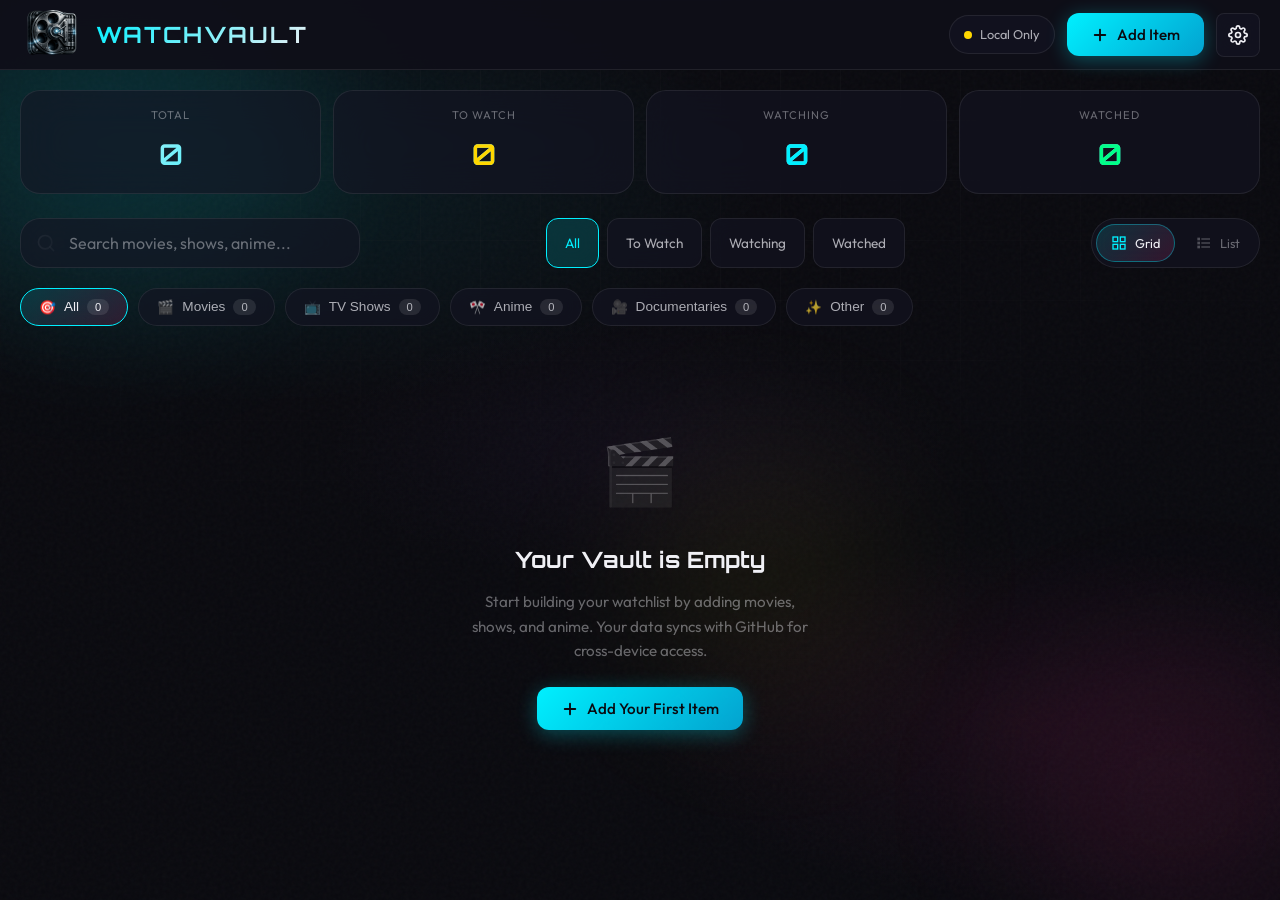
<file: index.html>
<!DOCTYPE html>
<html lang="en">
<head>
    <meta charset="UTF-8">
    <meta name="viewport" content="width=device-width, initial-scale=1.0">
    <meta name="theme-color" content="#0a0a0f">
    <meta name="description" content="WatchVault - Your personal cinema tracker. Track movies, shows, and anime with GitHub sync.">
    <meta name="apple-mobile-web-app-capable" content="yes">
    <meta name="apple-mobile-web-app-status-bar-style" content="black-translucent">
    <title>WatchVault | Your Personal Cinema</title>
    <link rel="preconnect" href="https://fonts.googleapis.com">
    <link rel="preconnect" href="https://fonts.gstatic.com" crossorigin>
    <link href="https://fonts.googleapis.com/css2?family=Outfit:wght@300;400;500;600;700&family=Orbitron:wght@400;500;600;700&display=swap" rel="stylesheet">
    <link rel="stylesheet" href="styles.css">
</head>
<body>
    <!-- Loading Overlay -->
    <div class="loading-overlay" id="loadingOverlay">
        <div class="loading-spinner"></div>
        <div class="loading-text">INITIALIZING VAULT</div>
    </div>

    <!-- Background -->
    <div class="bg-canvas">
        <div class="bg-gradient"></div>
        <div class="bg-grid"></div>
        <div class="bg-noise"></div>
        <div class="orb orb-1"></div>
        <div class="orb orb-2"></div>
        <div class="orb orb-3"></div>
    </div>

    <!-- Fixed Header -->
    <header class="header">
        <div class="logo">
            <div class="logo-icon">
                <img src="assets/logo.png" alt="WatchVault logo">
            </div>
            <span class="logo-text">WATCHVAULT</span>
        </div>
        <div class="header-actions">
            <div class="sync-indicator" id="syncIndicator">
                <span class="sync-dot" id="syncDot"></span>
                <span id="syncText">Local Only</span>
            </div>
            <button class="btn btn-primary" id="addBtn" aria-label="Add new item">
                <svg width="18" height="18" viewBox="0 0 24 24" fill="none" stroke="currentColor" stroke-width="2.5" stroke-linecap="round">
                    <line x1="12" y1="5" x2="12" y2="19"></line>
                    <line x1="5" y1="12" x2="19" y2="12"></line>
                </svg>
                Add Item
            </button>
            <button class="btn btn-glass btn-icon" id="settingsBtn" aria-label="Settings">
                <svg width="20" height="20" viewBox="0 0 24 24" fill="none" stroke="currentColor" stroke-width="2" stroke-linecap="round">
                    <circle cx="12" cy="12" r="3"></circle>
                    <path d="M19.4 15a1.65 1.65 0 0 0 .33 1.82l.06.06a2 2 0 0 1 0 2.83 2 2 0 0 1-2.83 0l-.06-.06a1.65 1.65 0 0 0-1.82-.33 1.65 1.65 0 0 0-1 1.51V21a2 2 0 0 1-2 2 2 2 0 0 1-2-2v-.09A1.65 1.65 0 0 0 9 19.4a1.65 1.65 0 0 0-1.82.33l-.06.06a2 2 0 0 1-2.83 0 2 2 0 0 1 0-2.83l.06-.06a1.65 1.65 0 0 0 .33-1.82 1.65 1.65 0 0 0-1.51-1H3a2 2 0 0 1-2-2 2 2 0 0 1 2-2h.09A1.65 1.65 0 0 0 4.6 9a1.65 1.65 0 0 0-.33-1.82l-.06-.06a2 2 0 0 1 0-2.83 2 2 0 0 1 2.83 0l.06.06a1.65 1.65 0 0 0 1.82.33H9a1.65 1.65 0 0 0 1-1.51V3a2 2 0 0 1 2-2 2 2 0 0 1 2 2v.09a1.65 1.65 0 0 0 1 1.51 1.65 1.65 0 0 0 1.82-.33l.06-.06a2 2 0 0 1 2.83 0 2 2 0 0 1 0 2.83l-.06.06a1.65 1.65 0 0 0-.33 1.82V9a1.65 1.65 0 0 0 1.51 1H21a2 2 0 0 1 2 2 2 2 0 0 1-2 2h-.09a1.65 1.65 0 0 0-1.51 1z"></path>
                </svg>
            </button>
            <button class="hamburger" id="hamburgerBtn" aria-label="Menu">
                <span></span>
                <span></span>
                <span></span>
            </button>
        </div>
    </header>

    <!-- Mobile Menu -->
    <nav class="mobile-menu" id="mobileMenu">
        <div class="mobile-menu-section">
            <div class="mobile-menu-title">Actions</div>
            <button class="mobile-menu-item" id="mobileAddBtn">
                <svg viewBox="0 0 24 24" fill="none" stroke="currentColor" stroke-width="2">
                    <line x1="12" y1="5" x2="12" y2="19"></line>
                    <line x1="5" y1="12" x2="19" y2="12"></line>
                </svg>
                Add New Item
            </button>
            <button class="mobile-menu-item" id="mobileSettingsBtn">
                <svg viewBox="0 0 24 24" fill="none" stroke="currentColor" stroke-width="2">
                    <circle cx="12" cy="12" r="3"></circle>
                    <path d="M19.4 15a1.65 1.65 0 0 0 .33 1.82l.06.06a2 2 0 0 1 0 2.83 2 2 0 0 1-2.83 0l-.06-.06a1.65 1.65 0 0 0-1.82-.33 1.65 1.65 0 0 0-1 1.51V21a2 2 0 0 1-2 2 2 2 0 0 1-2-2v-.09A1.65 1.65 0 0 0 9 19.4a1.65 1.65 0 0 0-1.82.33l-.06.06a2 2 0 0 1-2.83 0 2 2 0 0 1 0-2.83l.06-.06a1.65 1.65 0 0 0 .33-1.82 1.65 1.65 0 0 0-1.51-1H3a2 2 0 0 1-2-2 2 2 0 0 1 2-2h.09A1.65 1.65 0 0 0 4.6 9a1.65 1.65 0 0 0-.33-1.82l-.06-.06a2 2 0 0 1 0-2.83 2 2 0 0 1 2.83 0l.06.06a1.65 1.65 0 0 0 1.82.33H9a1.65 1.65 0 0 0 1-1.51V3a2 2 0 0 1 2-2 2 2 0 0 1 2 2v.09a1.65 1.65 0 0 0 1 1.51 1.65 1.65 0 0 0 1.82-.33l.06-.06a2 2 0 0 1 2.83 0 2 2 0 0 1 0 2.83l-.06.06a1.65 1.65 0 0 0-.33 1.82V9a1.65 1.65 0 0 0 1.51 1H21a2 2 0 0 1 2 2 2 2 0 0 1-2 2h-.09a1.65 1.65 0 0 0-1.51 1z"></path>
                </svg>
                Settings
            </button>
        </div>
        <div class="mobile-menu-section">
            <div class="mobile-menu-title">Filter by Status</div>
            <button class="mobile-menu-item active" data-mobile-filter="all">
                <svg viewBox="0 0 24 24" fill="none" stroke="currentColor" stroke-width="2">
                    <rect x="3" y="3" width="7" height="7"></rect>
                    <rect x="14" y="3" width="7" height="7"></rect>
                    <rect x="14" y="14" width="7" height="7"></rect>
                    <rect x="3" y="14" width="7" height="7"></rect>
                </svg>
                All Items
            </button>
            <button class="mobile-menu-item" data-mobile-filter="towatch">
                <svg viewBox="0 0 24 24" fill="none" stroke="currentColor" stroke-width="2">
                    <circle cx="12" cy="12" r="10"></circle>
                    <polyline points="12 6 12 12 16 14"></polyline>
                </svg>
                To Watch
            </button>
            <button class="mobile-menu-item" data-mobile-filter="watching">
                <svg viewBox="0 0 24 24" fill="none" stroke="currentColor" stroke-width="2">
                    <polygon points="5 3 19 12 5 21 5 3"></polygon>
                </svg>
                Watching
            </button>
            <button class="mobile-menu-item" data-mobile-filter="watched">
                <svg viewBox="0 0 24 24" fill="none" stroke="currentColor" stroke-width="2">
                    <polyline points="20 6 9 17 4 12"></polyline>
                </svg>
                Watched
            </button>
        </div>
        <div class="mobile-menu-section">
            <div class="mobile-menu-title">View Mode</div>
            <button class="mobile-menu-item active" data-mobile-view="grid">
                <svg viewBox="0 0 24 24" fill="none" stroke="currentColor" stroke-width="2">
                    <rect x="3" y="3" width="7" height="7"></rect>
                    <rect x="14" y="3" width="7" height="7"></rect>
                    <rect x="14" y="14" width="7" height="7"></rect>
                    <rect x="3" y="14" width="7" height="7"></rect>
                </svg>
                Grid View
            </button>
            <button class="mobile-menu-item" data-mobile-view="list">
                <svg viewBox="0 0 24 24" fill="none" stroke="currentColor" stroke-width="2">
                    <line x1="8" y1="6" x2="21" y2="6"></line>
                    <line x1="8" y1="12" x2="21" y2="12"></line>
                    <line x1="8" y1="18" x2="21" y2="18"></line>
                    <rect x="3" y="5" width="2" height="2"></rect>
                    <rect x="3" y="11" width="2" height="2"></rect>
                    <rect x="3" y="17" width="2" height="2"></rect>
                </svg>
                List View
            </button>
        </div>
        <div class="mobile-menu-section">
            <div class="mobile-menu-title">Categories</div>
            <button class="mobile-menu-item" data-mobile-category="movie">🎬 Movies</button>
            <button class="mobile-menu-item" data-mobile-category="tv">📺 TV Shows</button>
            <button class="mobile-menu-item" data-mobile-category="anime">🎌 Anime</button>
            <button class="mobile-menu-item" data-mobile-category="documentary">🎥 Documentaries</button>
        </div>
    </nav>

    <!-- Main Container -->
    <div class="container">
        <!-- Stats Bar -->
        <div class="stats-bar">
            <div class="stat-card">
                <div class="stat-label">Total</div>
                <div class="stat-value" id="statTotal">0</div>
            </div>
            <div class="stat-card towatch">
                <div class="stat-label">To Watch</div>
                <div class="stat-value" id="statToWatch">0</div>
            </div>
            <div class="stat-card watching">
                <div class="stat-label">Watching</div>
                <div class="stat-value" id="statWatching">0</div>
            </div>
            <div class="stat-card watched">
                <div class="stat-label">Watched</div>
                <div class="stat-value" id="statWatched">0</div>
            </div>
        </div>

        <!-- Controls -->
        <div class="controls">
            <div class="search-box">
                <svg class="search-icon" width="20" height="20" viewBox="0 0 24 24" fill="none" stroke="currentColor" stroke-width="2" stroke-linecap="round">
                    <circle cx="11" cy="11" r="8"></circle>
                    <line x1="21" y1="21" x2="16.65" y2="16.65"></line>
                </svg>
                <input type="text" class="search-input" id="searchInput" placeholder="Search movies, shows, anime..." aria-label="Search watchlist">
            </div>
            <div class="filter-group" role="group" aria-label="Filter by status">
                <button class="filter-btn active" data-filter="all">All</button>
                <button class="filter-btn" data-filter="towatch">To Watch</button>
                <button class="filter-btn" data-filter="watching">Watching</button>
                <button class="filter-btn" data-filter="watched">Watched</button>
            </div>
            <div class="view-toggle" role="group" aria-label="View mode">
                <button class="view-btn active" data-view="grid" aria-pressed="true">
                    <svg viewBox="0 0 24 24" fill="none" stroke="currentColor" stroke-width="2">
                        <rect x="3" y="3" width="7" height="7"></rect>
                        <rect x="14" y="3" width="7" height="7"></rect>
                        <rect x="14" y="14" width="7" height="7"></rect>
                        <rect x="3" y="14" width="7" height="7"></rect>
                    </svg>
                    Grid
                </button>
                <button class="view-btn" data-view="list" aria-pressed="false">
                    <svg viewBox="0 0 24 24" fill="none" stroke="currentColor" stroke-width="2">
                        <line x1="8" y1="6" x2="21" y2="6"></line>
                        <line x1="8" y1="12" x2="21" y2="12"></line>
                        <line x1="8" y1="18" x2="21" y2="18"></line>
                        <rect x="3" y="5" width="2" height="2"></rect>
                        <rect x="3" y="11" width="2" height="2"></rect>
                        <rect x="3" y="17" width="2" height="2"></rect>
                    </svg>
                    List
                </button>
            </div>
        </div>

        <!-- Categories -->
        <div class="category-scroll" role="group" aria-label="Filter by category" id="categoryScroll">
            <button class="category-pill active" data-category="all">
                <span>🎯</span> All
                <span class="category-count" id="countAll">0</span>
            </button>
            <button class="category-pill" data-category="movie">
                <span>🎬</span> Movies
                <span class="category-count" id="countMovie">0</span>
            </button>
            <button class="category-pill" data-category="tv">
                <span>📺</span> TV Shows
                <span class="category-count" id="countTv">0</span>
            </button>
            <button class="category-pill" data-category="anime">
                <span>🎌</span> Anime
                <span class="category-count" id="countAnime">0</span>
            </button>
            <button class="category-pill" data-category="documentary">
                <span>🎥</span> Documentaries
                <span class="category-count" id="countDocumentary">0</span>
            </button>
            <button class="category-pill" data-category="other">
                <span>✨</span> Other
                <span class="category-count" id="countOther">0</span>
            </button>
        </div>

        <!-- Cards Grid -->
        <div class="cards-grid" id="cardsGrid"></div>

        <!-- Empty State -->
        <div class="empty-state is-hidden" id="emptyState">
            <div class="empty-icon">🎬</div>
            <h2 class="empty-title">Your Vault is Empty</h2>
            <p class="empty-text">Start building your watchlist by adding movies, shows, and anime. Your data syncs with GitHub for cross-device access.</p>
            <button class="btn btn-primary" id="emptyAddBtn">
                <svg width="18" height="18" viewBox="0 0 24 24" fill="none" stroke="currentColor" stroke-width="2.5" stroke-linecap="round">
                    <line x1="12" y1="5" x2="12" y2="19"></line>
                    <line x1="5" y1="12" x2="19" y2="12"></line>
                </svg>
                Add Your First Item
            </button>
        </div>
    </div>

    <!-- FAB (Mobile) -->
    <button class="fab" id="fabBtn" aria-label="Add new item">
        <svg width="24" height="24" viewBox="0 0 24 24" fill="none" stroke="currentColor" stroke-width="2.5" stroke-linecap="round">
            <line x1="12" y1="5" x2="12" y2="19"></line>
            <line x1="5" y1="12" x2="19" y2="12"></line>
        </svg>
    </button>

    <!-- Add/Edit Modal -->
    <div class="modal-overlay" id="itemModal" role="dialog" aria-modal="true" aria-labelledby="modalTitle">
        <div class="modal">
            <div class="modal-header">
                <div class="modal-title-wrapper">
                    <div class="modal-icon" aria-hidden="true">
                        <svg width="20" height="20" viewBox="0 0 24 24" fill="none" stroke="currentColor" stroke-width="2.2" stroke-linecap="round" stroke-linejoin="round">
                            <circle cx="12" cy="12" r="8"></circle>
                            <line x1="12" y1="8" x2="12" y2="16"></line>
                            <line x1="8" y1="12" x2="16" y2="12"></line>
                        </svg>
                    </div>
                    <div>
                        <h2 class="modal-title" id="modalTitle">Add New Item</h2>
                        <div class="modal-subtitle">Capture title, status, and rating in one pass.</div>
                    </div>
                </div>
                <button class="modal-close" id="modalClose" aria-label="Close modal">
                    <svg width="18" height="18" viewBox="0 0 24 24" fill="none" stroke="currentColor" stroke-width="2" stroke-linecap="round">
                        <line x1="18" y1="6" x2="6" y2="18"></line>
                        <line x1="6" y1="6" x2="18" y2="18"></line>
                    </svg>
                </button>
            </div>
            <form id="itemForm">
                <div class="modal-body">
                    <div class="modal-section">
                        <div class="form-group tmdb-search-container">
                            <label class="form-label" for="itemTitle">Title *</label>
                            <input type="text" class="form-input" id="itemTitle" required placeholder="Search or enter title..." autocomplete="off">
                            <div class="tmdb-results" id="tmdbResults"></div>
                        </div>
                    </div>
                    <div class="modal-section">
                        <div class="form-group">
                            <label class="form-label" for="itemCategory">Category</label>
                            <div class="category-selector" role="radiogroup" aria-label="Category">
                                <button type="button" class="category-toggle" data-category="movie" role="radio" aria-checked="false">
                                    <span class="category-toggle-icon">🎬</span>
                                    <span class="category-toggle-text">Movie</span>
                                </button>
                                <button type="button" class="category-toggle" data-category="tv" role="radio" aria-checked="false">
                                    <span class="category-toggle-icon">📺</span>
                                    <span class="category-toggle-text">TV Show</span>
                                </button>
                                <button type="button" class="category-toggle" data-category="anime" role="radio" aria-checked="false">
                                    <span class="category-toggle-icon">🎌</span>
                                    <span class="category-toggle-text">Anime</span>
                                </button>
                                <button type="button" class="category-toggle" data-category="documentary" role="radio" aria-checked="false">
                                    <span class="category-toggle-icon">🎥</span>
                                    <span class="category-toggle-text">Documentary</span>
                                </button>
                                <button type="button" class="category-toggle" data-category="other" role="radio" aria-checked="false">
                                    <span class="category-toggle-icon">✨</span>
                                    <span class="category-toggle-text">Other</span>
                                </button>
                            </div>
                            <select class="form-select sr-only" id="itemCategory" aria-label="Category">
                                <option value="movie">Movie</option>
                                <option value="tv">TV Show</option>
                                <option value="anime">Anime</option>
                                <option value="documentary">Documentary</option>
                                <option value="other">Other</option>
                            </select>
                        </div>
                        <div class="form-group">
                            <label class="form-label" for="itemStatus">Status</label>
                            <select class="form-select" id="itemStatus">
                                <option value="towatch">To Watch</option>
                                <option value="watching">Watching</option>
                                <option value="watched">Watched</option>
                            </select>
                        </div>
                    </div>
                    <div class="modal-section">
                        <div class="form-row-3">
                            <div class="form-group">
                                <label class="form-label" for="itemYear">Year</label>
                                <input type="text" class="form-input" id="itemYear" placeholder="2024">
                            </div>
                            <div class="form-group">
                                <label class="form-label" for="itemRating">My Rating</label>
                                <select class="form-select" id="itemRating">
                                    <option value="">Not rated</option>
                                    <option value="10">10 - Masterpiece</option>
                                    <option value="9">9 - Amazing</option>
                                    <option value="8">8 - Great</option>
                                    <option value="7">7 - Good</option>
                                    <option value="6">6 - Fine</option>
                                    <option value="5">5 - Average</option>
                                    <option value="4">4 - Bad</option>
                                    <option value="3">3 - Very Bad</option>
                                    <option value="2">2 - Horrible</option>
                                    <option value="1">1 - Appalling</option>
                                </select>
                            </div>
                            <div class="form-group">
                                <label class="form-label">Priority</label>
                                <div class="priority-input" id="priorityInput" role="radiogroup" aria-label="Priority rating">
                                    <span class="priority-star" data-value="1" role="radio" aria-checked="false" tabindex="0">★</span>
                                    <span class="priority-star" data-value="2" role="radio" aria-checked="false" tabindex="0">★</span>
                                    <span class="priority-star" data-value="3" role="radio" aria-checked="false" tabindex="0">★</span>
                                    <span class="priority-star" data-value="4" role="radio" aria-checked="false" tabindex="0">★</span>
                                    <span class="priority-star" data-value="5" role="radio" aria-checked="false" tabindex="0">★</span>
                                </div>
                            </div>
                        </div>
                        <div class="form-row is-hidden" id="dateCompletedRow">
                            <div class="form-group">
                                <label class="form-label" for="itemDateCompleted">Date Completed</label>
                                <input type="date" class="form-input" id="itemDateCompleted">
                            </div>
                            <div class="form-group">
                                <label class="form-label" for="itemSeason">Season/Episode</label>
                                <input type="text" class="form-input" id="itemSeason" placeholder="S1 E10">
                            </div>
                        </div>
                    </div>
                    <div class="modal-section">
                        <div class="form-group">
                            <label class="form-label" for="itemTags">Tags</label>
                            <input type="text" class="form-input" id="itemTags" placeholder="action, thriller, sci-fi (comma separated)">
                        </div>
                        <div class="form-group">
                            <label class="form-label" for="itemNotes">Notes</label>
                            <textarea class="form-textarea" id="itemNotes" placeholder="Your thoughts, reminders, or review..."></textarea>
                        </div>
                    </div>
                    <input type="hidden" id="itemId">
                    <input type="hidden" id="itemPoster">
                    <input type="hidden" id="itemTmdbId">
                </div>
                <div class="modal-footer">
                    <button type="button" class="btn btn-glass" id="cancelBtn">Cancel</button>
                    <button type="submit" class="btn btn-save" id="saveBtn">Save Item</button>
                </div>
            </form>
        </div>
    </div>

    <!-- Settings Panel -->
    <div class="settings-backdrop" id="settingsBackdrop"></div>
    <div class="settings-panel" id="settingsPanel" role="dialog" aria-modal="true" aria-labelledby="settingsTitle">
        <div class="settings-header">
            <h2 class="settings-title" id="settingsTitle">
                <svg width="22" height="22" viewBox="0 0 24 24" fill="none" stroke="currentColor" stroke-width="2" stroke-linecap="round">
                    <circle cx="12" cy="12" r="3"></circle>
                    <path d="M19.4 15a1.65 1.65 0 0 0 .33 1.82l.06.06a2 2 0 0 1 0 2.83 2 2 0 0 1-2.83 0l-.06-.06a1.65 1.65 0 0 0-1.82-.33 1.65 1.65 0 0 0-1 1.51V21a2 2 0 0 1-2 2 2 2 0 0 1-2-2v-.09A1.65 1.65 0 0 0 9 19.4a1.65 1.65 0 0 0-1.82.33l-.06.06a2 2 0 0 1-2.83 0 2 2 0 0 1 0-2.83l.06-.06a1.65 1.65 0 0 0 .33-1.82 1.65 1.65 0 0 0-1.51-1H3a2 2 0 0 1-2-2 2 2 0 0 1 2-2h.09A1.65 1.65 0 0 0 4.6 9a1.65 1.65 0 0 0-.33-1.82l-.06-.06a2 2 0 0 1 0-2.83 2 2 0 0 1 2.83 0l.06.06a1.65 1.65 0 0 0 1.82.33H9a1.65 1.65 0 0 0 1-1.51V3a2 2 0 0 1 2-2 2 2 0 0 1 2 2v.09a1.65 1.65 0 0 0 1 1.51 1.65 1.65 0 0 0 1.82-.33l.06-.06a2 2 0 0 1 2.83 0 2 2 0 0 1 0 2.83l-.06.06a1.65 1.65 0 0 0-.33 1.82V9a1.65 1.65 0 0 0 1.51 1H21a2 2 0 0 1 2 2 2 2 0 0 1-2 2h-.09a1.65 1.65 0 0 0-1.51 1z"></path>
                </svg>
                Settings
            </h2>
            <button class="modal-close" id="settingsClose" aria-label="Close settings">
                <svg width="18" height="18" viewBox="0 0 24 24" fill="none" stroke="currentColor" stroke-width="2" stroke-linecap="round">
                    <line x1="18" y1="6" x2="6" y2="18"></line>
                    <line x1="6" y1="6" x2="18" y2="18"></line>
                </svg>
            </button>
        </div>

        <!-- Settings Tabs -->
        <div class="settings-tabs">
            <button class="settings-tab active" data-tab="sync">
                <svg viewBox="0 0 24 24" fill="none" stroke="currentColor" stroke-width="2" stroke-linecap="round">
                    <path d="M9 19c-5 1.5-5-2.5-7-3m14 6v-3.87a3.37 3.37 0 0 0-.94-2.61c3.14-.35 6.44-1.54 6.44-7A5.44 5.44 0 0 0 20 4.77 5.07 5.07 0 0 0 19.91 1S18.73.65 16 2.48a13.38 13.38 0 0 0-7 0C6.27.65 5.09 1 5.09 1A5.07 5.07 0 0 0 5 4.77a5.44 5.44 0 0 0-1.5 3.78c0 5.42 3.3 6.61 6.44 7A3.37 3.37 0 0 0 9 18.13V22"></path>
                </svg>
                Sync
            </button>
            <button class="settings-tab" data-tab="appearance">
                <svg viewBox="0 0 24 24" fill="none" stroke="currentColor" stroke-width="2" stroke-linecap="round">
                    <circle cx="12" cy="12" r="5"></circle>
                    <line x1="12" y1="1" x2="12" y2="3"></line>
                    <line x1="12" y1="21" x2="12" y2="23"></line>
                    <line x1="4.22" y1="4.22" x2="5.64" y2="5.64"></line>
                    <line x1="18.36" y1="18.36" x2="19.78" y2="19.78"></line>
                    <line x1="1" y1="12" x2="3" y2="12"></line>
                    <line x1="21" y1="12" x2="23" y2="12"></line>
                    <line x1="4.22" y1="19.78" x2="5.64" y2="18.36"></line>
                    <line x1="18.36" y1="5.64" x2="19.78" y2="4.22"></line>
                </svg>
                Display
            </button>
            <button class="settings-tab" data-tab="data">
                <svg viewBox="0 0 24 24" fill="none" stroke="currentColor" stroke-width="2" stroke-linecap="round">
                    <ellipse cx="12" cy="5" rx="9" ry="3"></ellipse>
                    <path d="M21 12c0 1.66-4 3-9 3s-9-1.34-9-3"></path>
                    <path d="M3 5v14c0 1.66 4 3 9 3s9-1.34 9-3V5"></path>
                </svg>
                Data
            </button>
            <button class="settings-tab" data-tab="about">
                <svg viewBox="0 0 24 24" fill="none" stroke="currentColor" stroke-width="2" stroke-linecap="round">
                    <circle cx="12" cy="12" r="10"></circle>
                    <line x1="12" y1="16" x2="12" y2="12"></line>
                    <line x1="12" y1="8" x2="12.01" y2="8"></line>
                </svg>
                About
            </button>
        </div>

        <div class="settings-body">
            <!-- Sync Tab -->
            <div class="settings-tab-content active" id="tab-sync">
                <div class="settings-section">
                    <h3 class="settings-section-title">GitHub Connection</h3>
                    <div class="connection-card not-connected" id="connectionCard">
                        <div class="connection-icon">
                            <svg width="24" height="24" viewBox="0 0 24 24" fill="none" stroke="currentColor" stroke-width="2" stroke-linecap="round">
                                <path d="M9 19c-5 1.5-5-2.5-7-3m14 6v-3.87a3.37 3.37 0 0 0-.94-2.61c3.14-.35 6.44-1.54 6.44-7A5.44 5.44 0 0 0 20 4.77 5.07 5.07 0 0 0 19.91 1S18.73.65 16 2.48a13.38 13.38 0 0 0-7 0C6.27.65 5.09 1 5.09 1A5.07 5.07 0 0 0 5 4.77a5.44 5.44 0 0 0-1.5 3.78c0 5.42 3.3 6.61 6.44 7A3.37 3.37 0 0 0 9 18.13V22"></path>
                            </svg>
                        </div>
                        <div class="connection-info">
                            <div class="connection-status" id="connectionStatus">Not Connected</div>
                            <div class="connection-detail" id="connectionDetail">Configure token to enable sync</div>
                        </div>
                        <div class="connection-actions">
                            <button type="button" class="btn-icon-sm" id="testConnectionBtn" title="Test connection">
                                <svg width="16" height="16" viewBox="0 0 24 24" fill="none" stroke="currentColor" stroke-width="2" stroke-linecap="round">
                                    <polyline points="23 4 23 10 17 10"></polyline>
                                    <path d="M20.49 15a9 9 0 1 1-2.12-9.36L23 10"></path>
                                </svg>
                            </button>
                        </div>
                    </div>

                    <div class="form-group">
                        <label class="form-label" for="githubToken">
                            Personal Access Token
                            <span class="form-label-hint">Required</span>
                        </label>
                        <div class="form-input-wrapper">
                            <input type="password" class="form-input" id="githubToken" placeholder="ghp_xxxxxxxxxxxx">
                            <button type="button" class="input-toggle-visibility" id="toggleTokenVisibility" title="Toggle visibility">
                                <svg width="18" height="18" viewBox="0 0 24 24" fill="none" stroke="currentColor" stroke-width="2" stroke-linecap="round">
                                    <path d="M1 12s4-8 11-8 11 8 11 8-4 8-11 8-11-8-11-8z"></path>
                                    <circle cx="12" cy="12" r="3"></circle>
                                </svg>
                            </button>
                        </div>
                    </div>

                    <div class="form-group">
                        <label class="form-label" for="repoName">
                            Repository
                            <span class="form-label-hint">owner/repo</span>
                        </label>
                        <input type="text" class="form-input" id="repoName" placeholder="username/repository" value="skillerious/WhatToWatch">
                    </div>

                    <div class="form-group">
                        <label class="form-label" for="dataPath">
                            Data File Path
                            <span class="form-label-hint">JSON file location</span>
                        </label>
                        <input type="text" class="form-input" id="dataPath" placeholder="data/watchlist.json" value="data/watchlist.json">
                    </div>

                    <div class="settings-actions">
                        <button type="button" class="btn btn-primary" id="saveTokenBtn">
                            <svg width="16" height="16" viewBox="0 0 24 24" fill="none" stroke="currentColor" stroke-width="2" stroke-linecap="round">
                                <path d="M19 21H5a2 2 0 0 1-2-2V5a2 2 0 0 1 2-2h11l5 5v11a2 2 0 0 1-2 2z"></path>
                                <polyline points="17 21 17 13 7 13 7 21"></polyline>
                                <polyline points="7 3 7 8 15 8"></polyline>
                            </svg>
                            Save & Sync
                        </button>
                    </div>

                    <div class="info-box info-box-spaced">
                        <p><strong>Quick Setup:</strong></p>
                        <ol>
                            <li>Go to <a href="https://github.com/settings/tokens" target="_blank" rel="noopener">GitHub Token Settings</a></li>
                            <li>Click "Generate new token (classic)"</li>
                            <li>Select the <strong>repo</strong> scope</li>
                            <li>Copy token and paste above</li>
                        </ol>
                    </div>
                </div>

                <div class="settings-section">
                    <h3 class="settings-section-title">TMDB Integration</h3>
                    <div class="form-group">
                        <label class="form-label" for="tmdbKey">
                            API Key
                            <span class="form-label-hint">Optional</span>
                        </label>
                        <div class="form-input-wrapper">
                            <input type="password" class="form-input" id="tmdbKey" placeholder="Your TMDB API key">
                            <button type="button" class="input-toggle-visibility" id="toggleTmdbVisibility" title="Toggle visibility">
                                <svg width="18" height="18" viewBox="0 0 24 24" fill="none" stroke="currentColor" stroke-width="2" stroke-linecap="round">
                                    <path d="M1 12s4-8 11-8 11 8 11 8-4 8-11 8-11-8-11-8z"></path>
                                    <circle cx="12" cy="12" r="3"></circle>
                                </svg>
                            </button>
                        </div>
                    </div>
                    <div class="info-box">
                        <p>Get a free API key at <a href="https://www.themoviedb.org/settings/api" target="_blank" rel="noopener">TMDB</a> for automatic movie posters and search suggestions.</p>
                    </div>
                </div>
            </div>

            <!-- Display Tab -->
            <div class="settings-tab-content" id="tab-appearance">
                <div class="settings-section">
                    <h3 class="settings-section-title">Preferences</h3>
                    <div class="toggle-row">
                        <div class="toggle-info">
                            <div class="toggle-label" id="autoSyncLabel">Auto-sync on changes</div>
                            <div class="toggle-desc">Automatically save to GitHub when you make changes</div>
                        </div>
                        <label class="toggle-switch">
                            <input type="checkbox" id="autoSyncToggle" checked aria-labelledby="autoSyncLabel">
                            <span class="toggle-slider"></span>
                        </label>
                    </div>
                    <div class="toggle-row">
                        <div class="toggle-info">
                            <div class="toggle-label" id="showDatesLabel">Show completion dates</div>
                            <div class="toggle-desc">Display when you finished watching items</div>
                        </div>
                        <label class="toggle-switch">
                            <input type="checkbox" id="showDatesToggle" checked aria-labelledby="showDatesLabel">
                            <span class="toggle-slider"></span>
                        </label>
                    </div>
                    <div class="toggle-row">
                        <div class="toggle-info">
                            <div class="toggle-label" id="compactViewLabel">Compact card view</div>
                            <div class="toggle-desc">Use smaller cards to fit more on screen</div>
                        </div>
                        <label class="toggle-switch">
                            <input type="checkbox" id="compactViewToggle" aria-labelledby="compactViewLabel">
                            <span class="toggle-slider"></span>
                        </label>
                    </div>
                    <div class="toggle-row">
                        <div class="toggle-info">
                            <div class="toggle-label" id="animationsLabel">Animations</div>
                            <div class="toggle-desc">Enable smooth transitions and effects</div>
                        </div>
                        <label class="toggle-switch">
                            <input type="checkbox" id="animationsToggle" checked aria-labelledby="animationsLabel">
                            <span class="toggle-slider"></span>
                        </label>
                    </div>
                </div>

                <div class="settings-section">
                    <h3 class="settings-section-title">Default Values</h3>
                    <div class="form-group">
                        <label class="form-label" for="defaultCategory">Default Category</label>
                        <select class="form-input" id="defaultCategory">
                            <option value="movie">Movie</option>
                            <option value="tv">TV Show</option>
                            <option value="anime">Anime</option>
                            <option value="documentary">Documentary</option>
                            <option value="other">Other</option>
                        </select>
                    </div>
                    <div class="form-group">
                        <label class="form-label" for="defaultStatus">Default Status</label>
                        <select class="form-input" id="defaultStatus">
                            <option value="towatch">To Watch</option>
                            <option value="watching">Watching</option>
                            <option value="watched">Watched</option>
                        </select>
                    </div>
                </div>
            </div>

            <!-- Data Tab -->
            <div class="settings-tab-content" id="tab-data">
                <div class="settings-section">
                    <h3 class="settings-section-title">Your Library</h3>
                    <div class="settings-stats">
                        <div class="settings-stat">
                            <div class="settings-stat-value" id="settingsStatTotal">0</div>
                            <div class="settings-stat-label">Total Items</div>
                        </div>
                        <div class="settings-stat">
                            <div class="settings-stat-value" id="settingsStatWatched">0</div>
                            <div class="settings-stat-label">Completed</div>
                        </div>
                        <div class="settings-stat">
                            <div class="settings-stat-value" id="settingsStatWatching">0</div>
                            <div class="settings-stat-label">In Progress</div>
                        </div>
                        <div class="settings-stat">
                            <div class="settings-stat-value" id="settingsStatToWatch">0</div>
                            <div class="settings-stat-label">Queued</div>
                        </div>
                    </div>
                </div>

                <div class="settings-section">
                    <h3 class="settings-section-title">Import & Export</h3>
                    <div class="data-action-card" id="exportBtn">
                        <div class="data-action-icon">
                            <svg width="20" height="20" viewBox="0 0 24 24" fill="none" stroke="currentColor" stroke-width="2" stroke-linecap="round">
                                <path d="M21 15v4a2 2 0 0 1-2 2H5a2 2 0 0 1-2-2v-4"></path>
                                <polyline points="7 10 12 15 17 10"></polyline>
                                <line x1="12" y1="15" x2="12" y2="3"></line>
                            </svg>
                        </div>
                        <div class="data-action-info">
                            <div class="data-action-title">Export Library</div>
                            <div class="data-action-desc">Download your watchlist as a JSON file</div>
                        </div>
                        <div class="data-action-arrow">
                            <svg width="16" height="16" viewBox="0 0 24 24" fill="none" stroke="currentColor" stroke-width="2" stroke-linecap="round">
                                <polyline points="9 18 15 12 9 6"></polyline>
                            </svg>
                        </div>
                    </div>
                    <div class="data-action-card" id="importBtn">
                        <div class="data-action-icon">
                            <svg width="20" height="20" viewBox="0 0 24 24" fill="none" stroke="currentColor" stroke-width="2" stroke-linecap="round">
                                <path d="M21 15v4a2 2 0 0 1-2 2H5a2 2 0 0 1-2-2v-4"></path>
                                <polyline points="17 8 12 3 7 8"></polyline>
                                <line x1="12" y1="3" x2="12" y2="15"></line>
                            </svg>
                        </div>
                        <div class="data-action-info">
                            <div class="data-action-title">Import Library</div>
                            <div class="data-action-desc">Load watchlist from a JSON file</div>
                        </div>
                        <div class="data-action-arrow">
                            <svg width="16" height="16" viewBox="0 0 24 24" fill="none" stroke="currentColor" stroke-width="2" stroke-linecap="round">
                                <polyline points="9 18 15 12 9 6"></polyline>
                            </svg>
                        </div>
                    </div>
                    <input type="file" id="importFile" accept=".json" hidden aria-label="Import watchlist file">
                </div>

                <div class="settings-section">
                    <h3 class="settings-section-title">Danger Zone</h3>
                    <div class="data-action-card danger" id="clearDataBtn">
                        <div class="data-action-icon">
                            <svg width="20" height="20" viewBox="0 0 24 24" fill="none" stroke="currentColor" stroke-width="2" stroke-linecap="round">
                                <polyline points="3 6 5 6 21 6"></polyline>
                                <path d="M19 6v14a2 2 0 0 1-2 2H7a2 2 0 0 1-2-2V6m3 0V4a2 2 0 0 1 2-2h4a2 2 0 0 1 2 2v2"></path>
                                <line x1="10" y1="11" x2="10" y2="17"></line>
                                <line x1="14" y1="11" x2="14" y2="17"></line>
                            </svg>
                        </div>
                        <div class="data-action-info">
                            <div class="data-action-title">Clear All Data</div>
                            <div class="data-action-desc">Remove all items from your library</div>
                        </div>
                        <div class="data-action-arrow">
                            <svg width="16" height="16" viewBox="0 0 24 24" fill="none" stroke="currentColor" stroke-width="2" stroke-linecap="round">
                                <polyline points="9 18 15 12 9 6"></polyline>
                            </svg>
                        </div>
                    </div>
                    <div class="info-box warning info-box-spaced-sm">
                        <p><strong>Warning:</strong> Clearing data cannot be undone. Make sure to export your library first if you want to keep a backup.</p>
                    </div>
                </div>
            </div>

            <!-- About Tab -->
            <div class="settings-tab-content" id="tab-about">
                <div class="settings-section about-hero">
                    <div class="about-logo">
                        <img src="assets/logo.png" alt="WatchVault logo">
                    </div>
                    <h2 class="about-title">WatchVault</h2>
                    <p class="about-subtitle">Your Personal Cinema Tracker</p>
                </div>

                <div class="settings-section">
                    <h3 class="settings-section-title">Features</h3>
                    <div class="about-features">
                        <div class="about-feature">
                            <span class="about-feature-icon">📊</span>
                            <span class="about-feature-text">Track movies, shows, anime &amp; more</span>
                        </div>
                        <div class="about-feature">
                            <span class="about-feature-icon">☁️</span>
                            <span class="about-feature-text">GitHub sync for cloud backup</span>
                        </div>
                        <div class="about-feature">
                            <span class="about-feature-icon">🎨</span>
                            <span class="about-feature-text">TMDB integration for posters</span>
                        </div>
                        <div class="about-feature">
                            <span class="about-feature-icon">📱</span>
                            <span class="about-feature-text">Fully responsive design</span>
                        </div>
                    </div>
                </div>

                <div class="settings-section">
                    <h3 class="settings-section-title">Links</h3>
                    <div class="data-action-card" onclick="window.open('https://github.com/skillerious/WhatToWatch', '_blank')">
                        <div class="data-action-icon">
                            <svg width="20" height="20" viewBox="0 0 24 24" fill="none" stroke="currentColor" stroke-width="2" stroke-linecap="round">
                                <path d="M9 19c-5 1.5-5-2.5-7-3m14 6v-3.87a3.37 3.37 0 0 0-.94-2.61c3.14-.35 6.44-1.54 6.44-7A5.44 5.44 0 0 0 20 4.77 5.07 5.07 0 0 0 19.91 1S18.73.65 16 2.48a13.38 13.38 0 0 0-7 0C6.27.65 5.09 1 5.09 1A5.07 5.07 0 0 0 5 4.77a5.44 5.44 0 0 0-1.5 3.78c0 5.42 3.3 6.61 6.44 7A3.37 3.37 0 0 0 9 18.13V22"></path>
                            </svg>
                        </div>
                        <div class="data-action-info">
                            <div class="data-action-title">GitHub Repository</div>
                            <div class="data-action-desc">View source code and contribute</div>
                        </div>
                        <div class="data-action-arrow">
                            <svg width="16" height="16" viewBox="0 0 24 24" fill="none" stroke="currentColor" stroke-width="2" stroke-linecap="round">
                                <polyline points="9 18 15 12 9 6"></polyline>
                            </svg>
                        </div>
                    </div>
                </div>
            </div>
        </div>

        <div class="settings-footer">
            <div class="settings-version">Version 2.0.0</div>
            <div class="settings-credits">
                Made with ❤️ by <a href="https://github.com/skillerious" target="_blank" rel="noopener">skillerious</a>
            </div>
        </div>
    </div>

    <!-- Back To Top -->
    <button class="back-to-top" id="backToTop" aria-label="Back to top">
        <span class="reel-face" aria-hidden="true">
            <svg class="reel-arrow" width="18" height="18" viewBox="0 0 24 24" fill="none" stroke="currentColor" stroke-width="2.2" stroke-linecap="round" stroke-linejoin="round">
                <path d="M12 19V5"></path>
                <polyline points="6 11 12 5 18 11"></polyline>
            </svg>
        </span>
        <span class="sr-only">Back to top</span>
    </button>

    <!-- Toast Container -->
    <div class="toast-container" id="toastContainer" aria-live="polite"></div>

    <script src="script.js"></script>
</body>
</html>
</file>
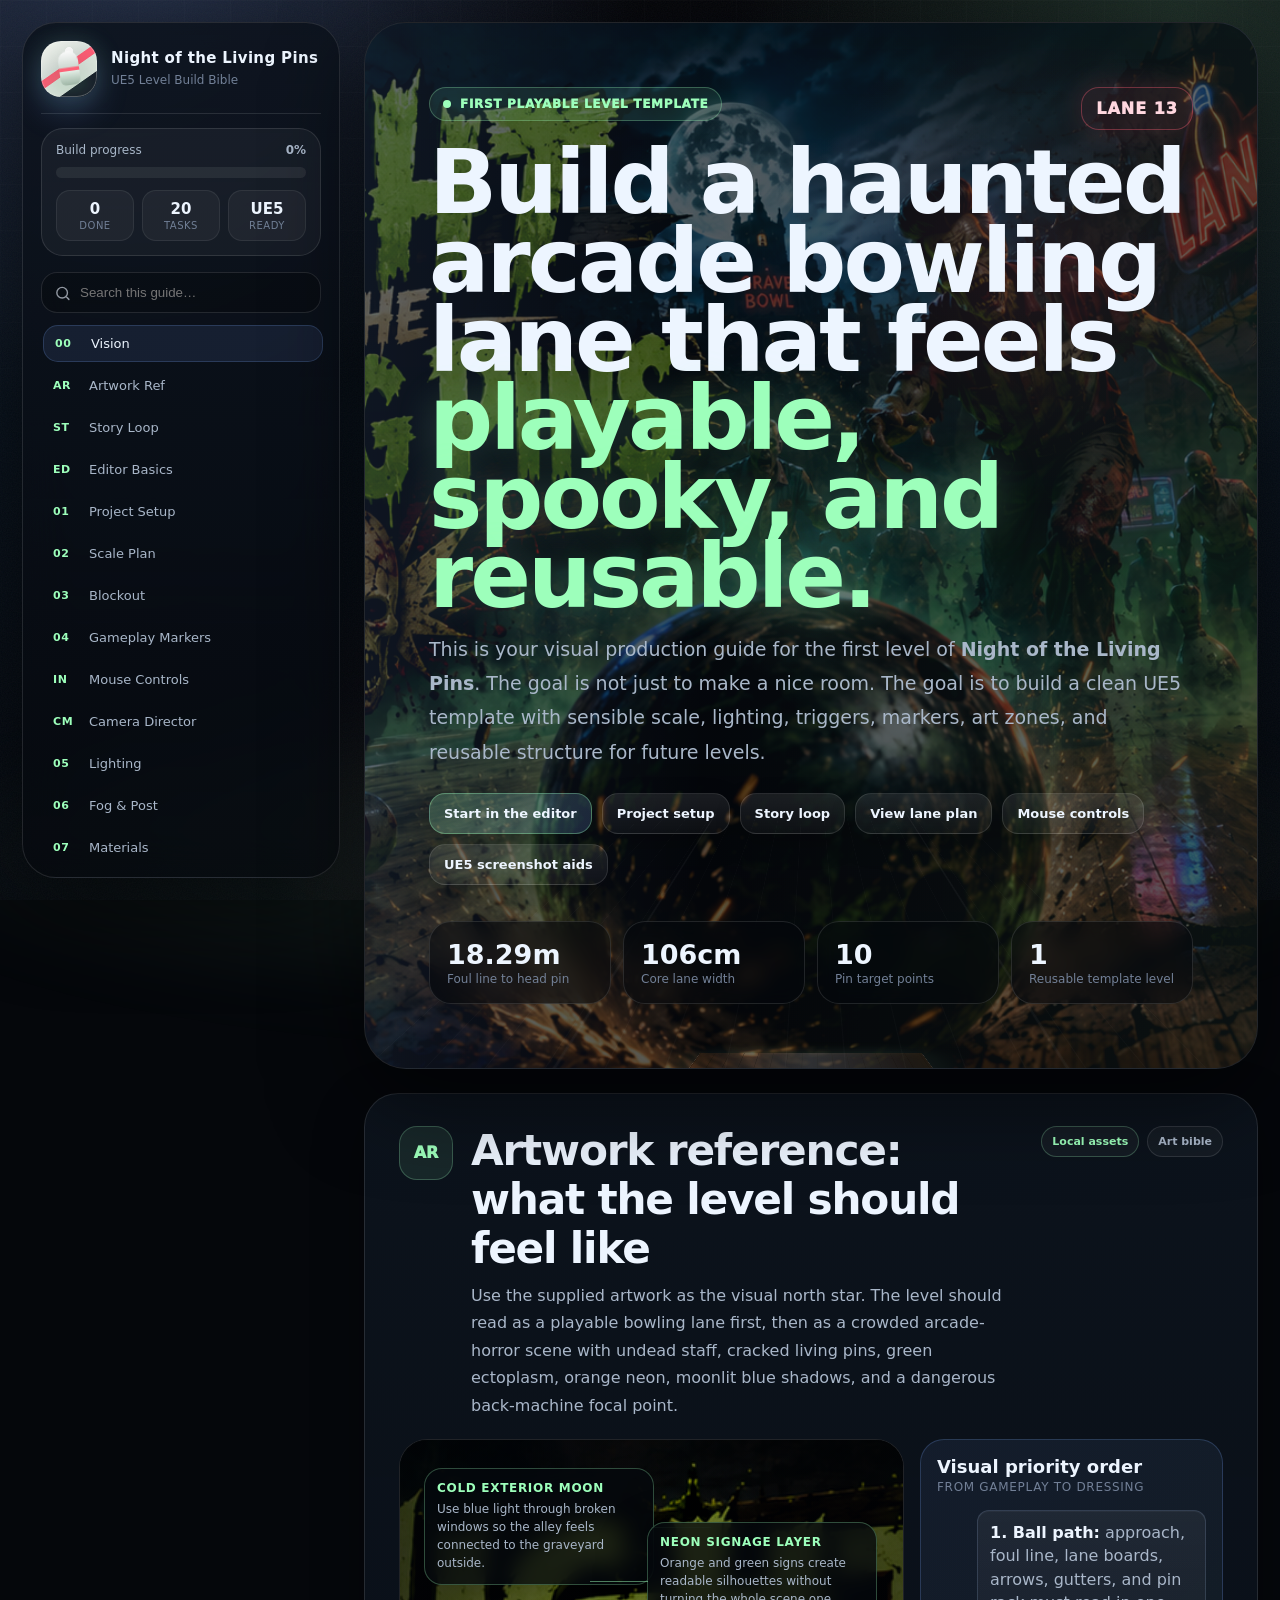
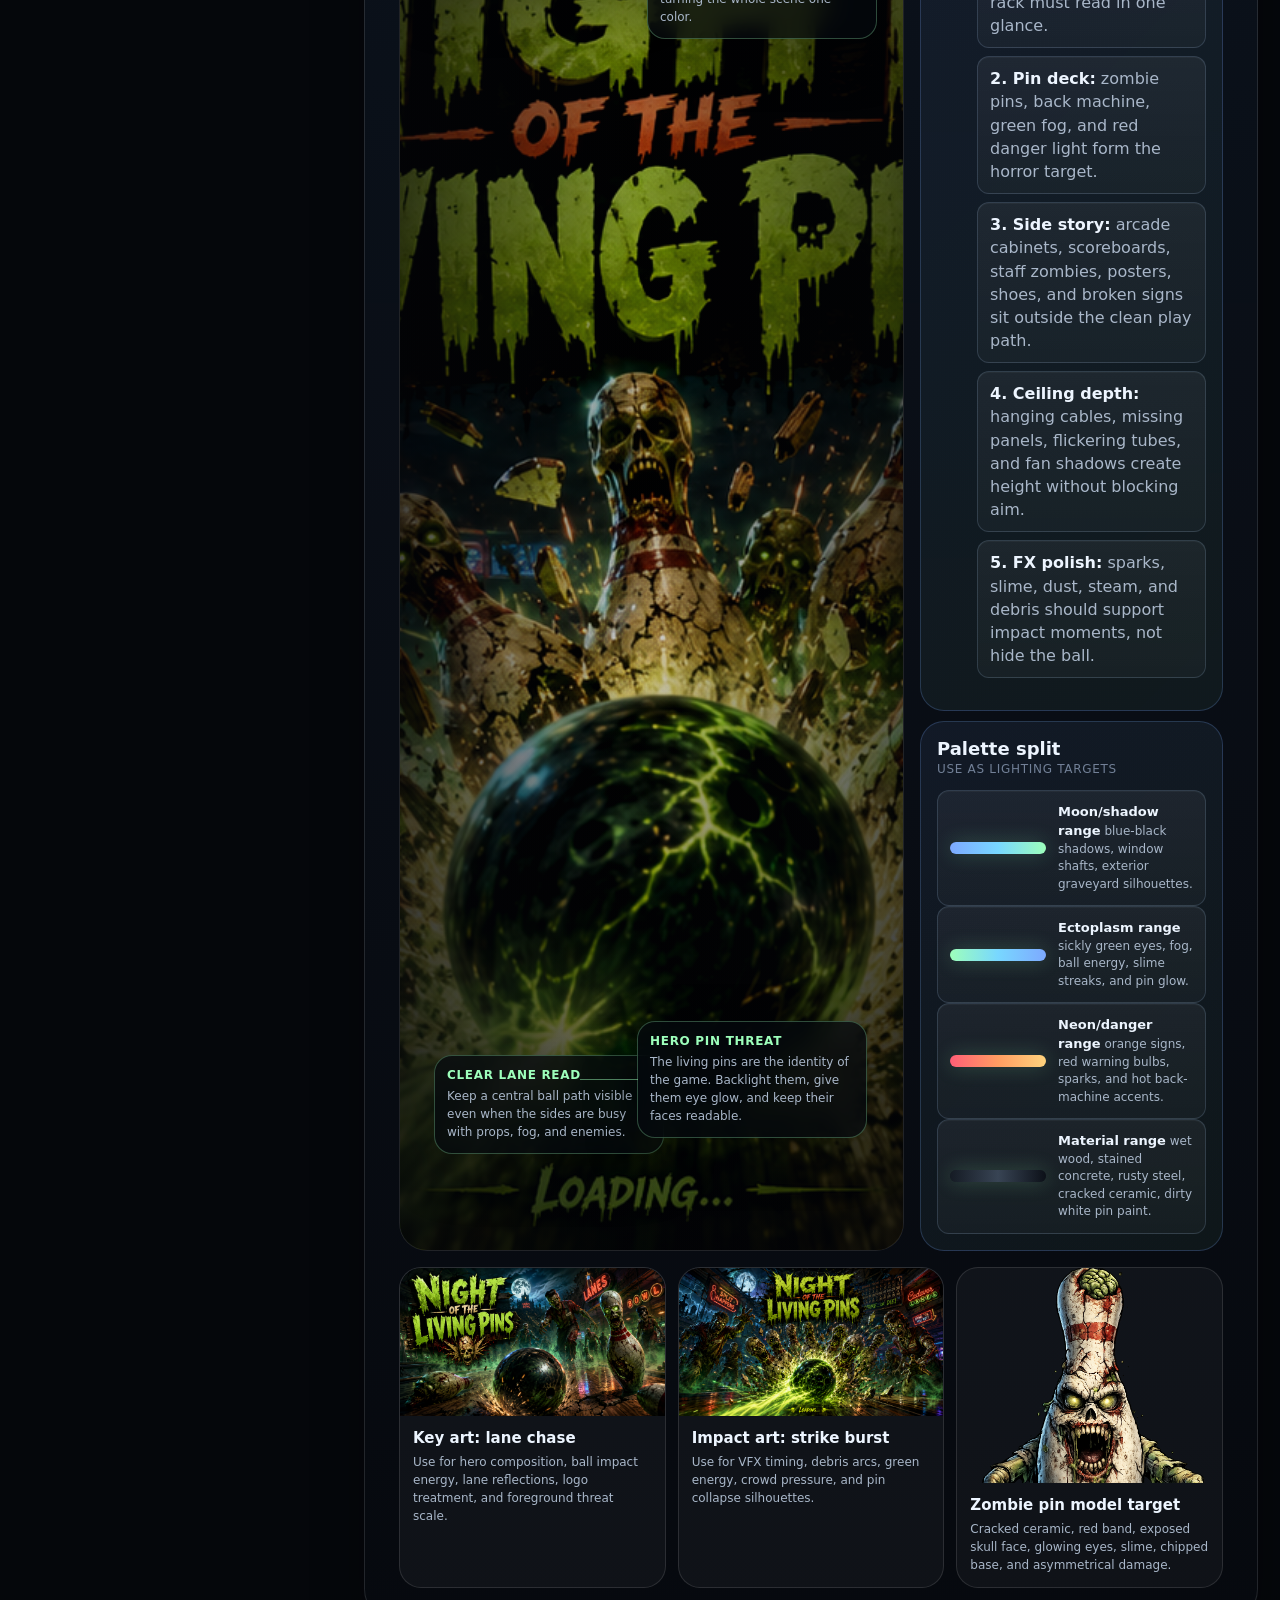
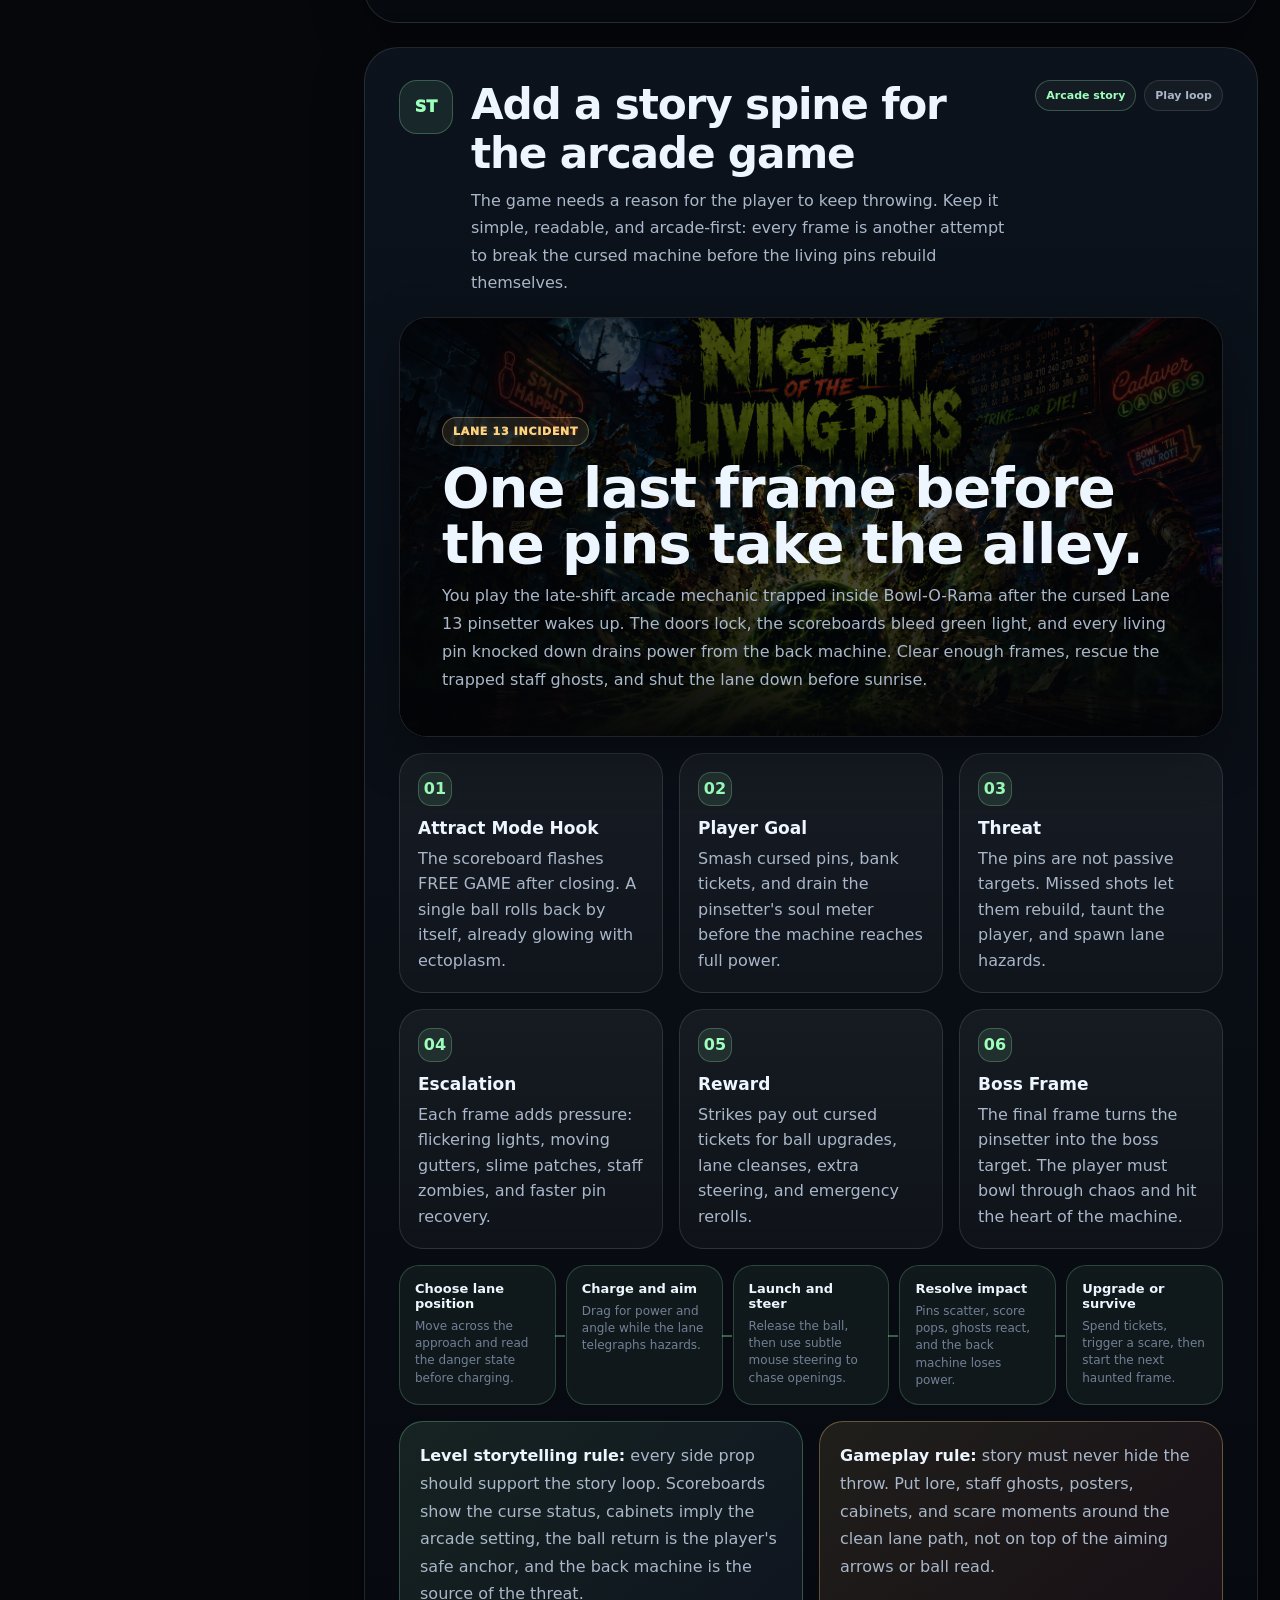
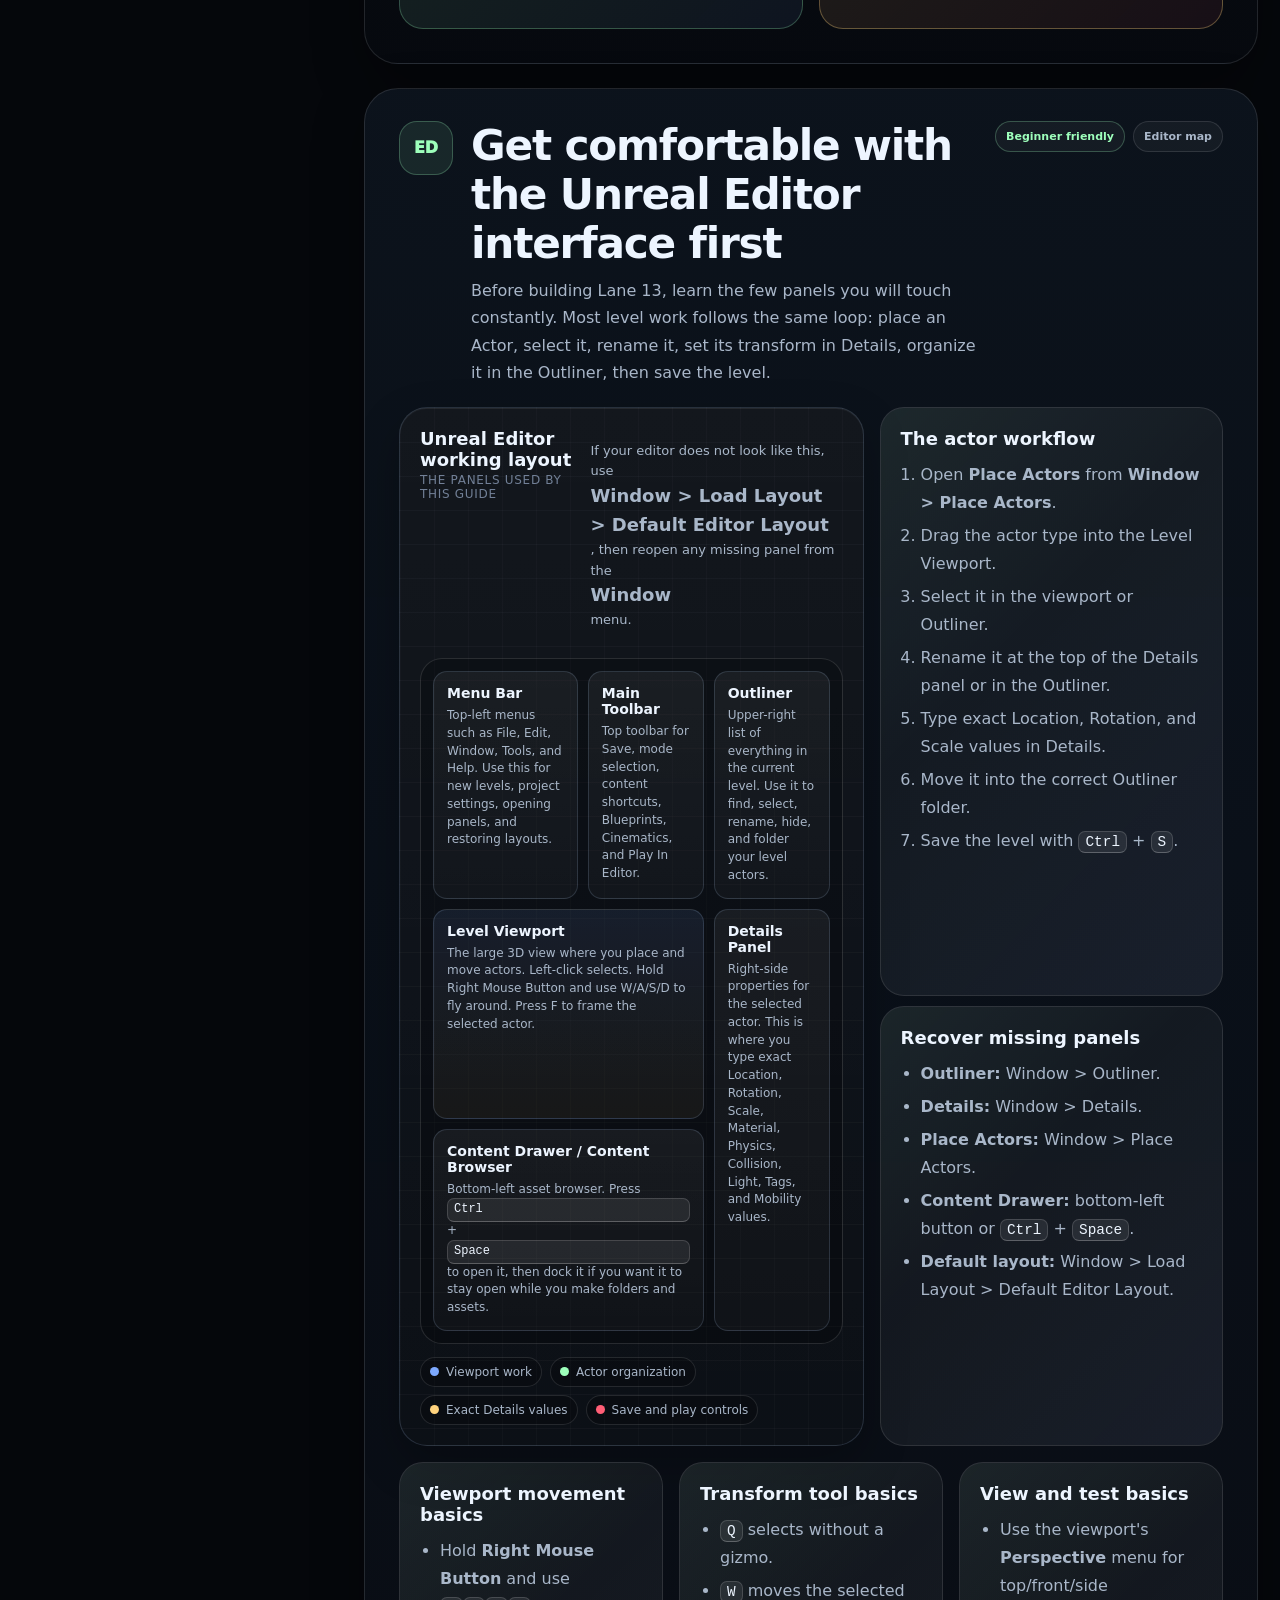
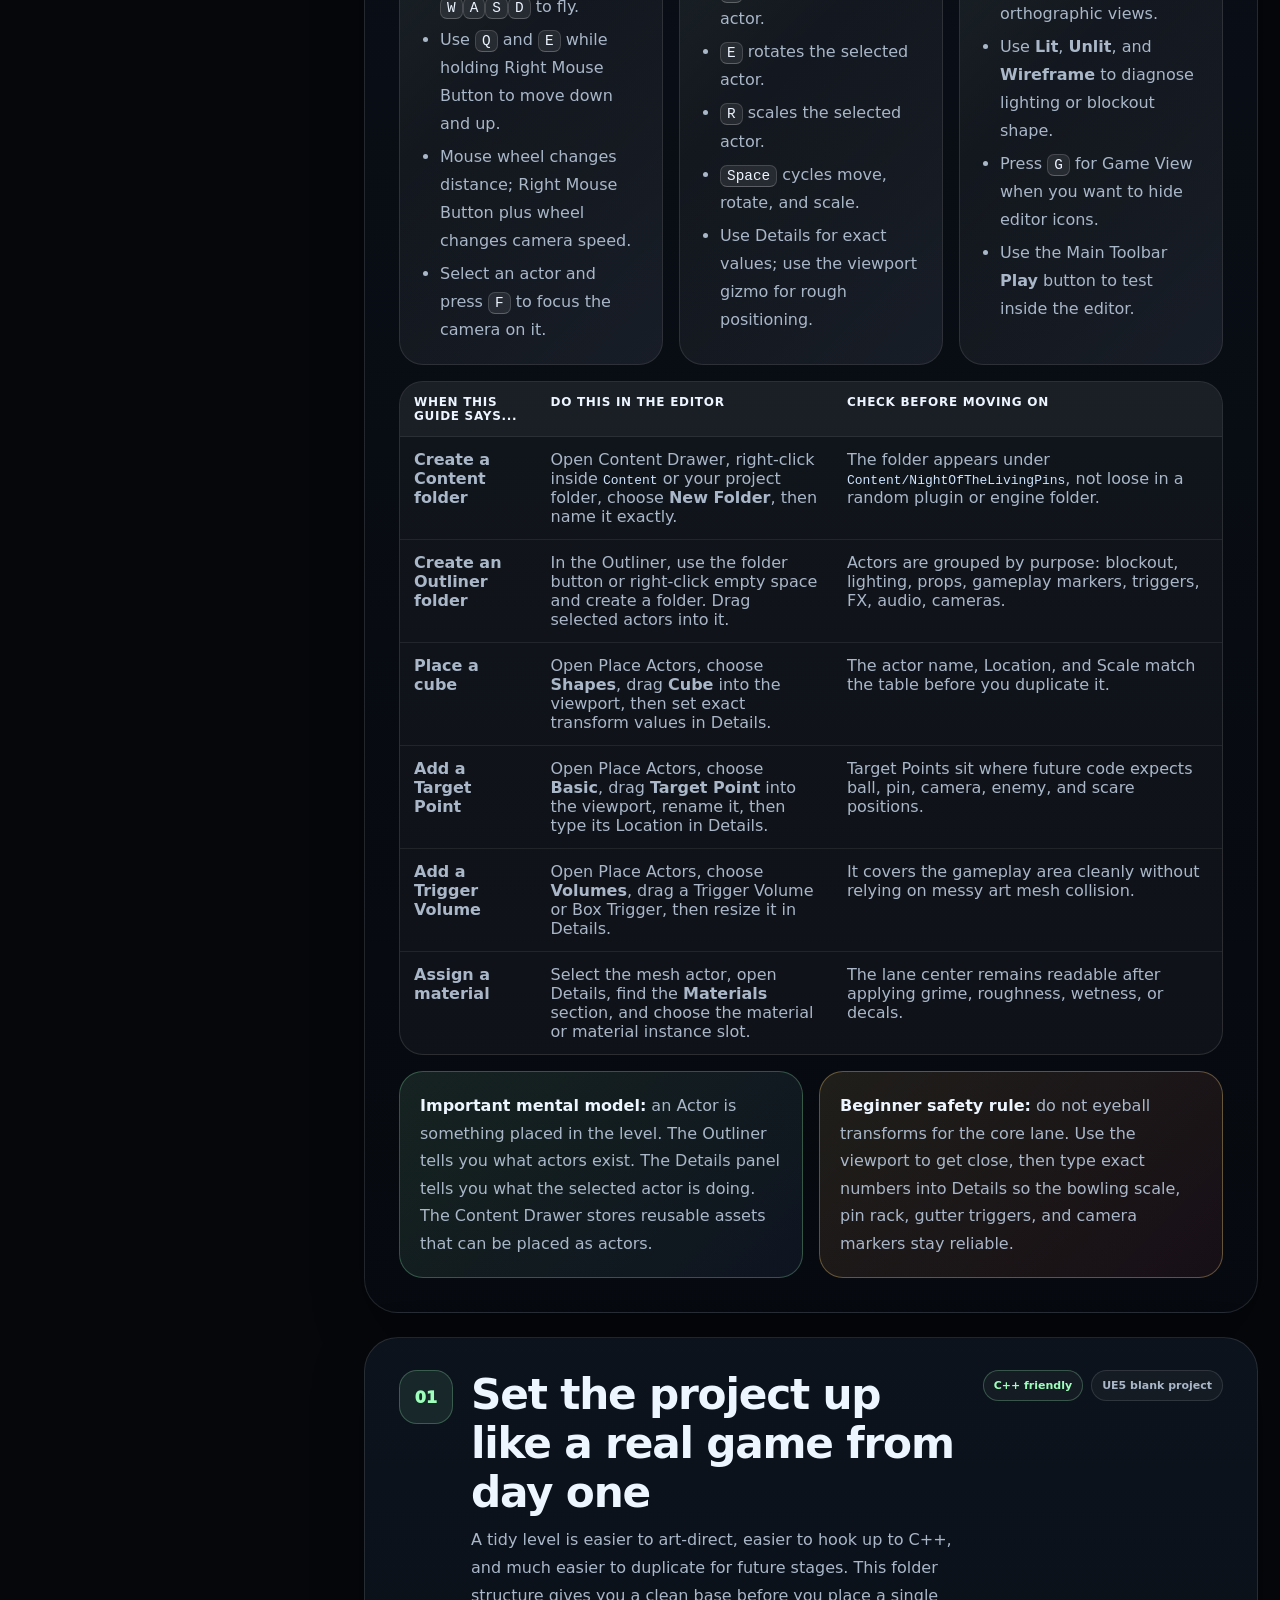
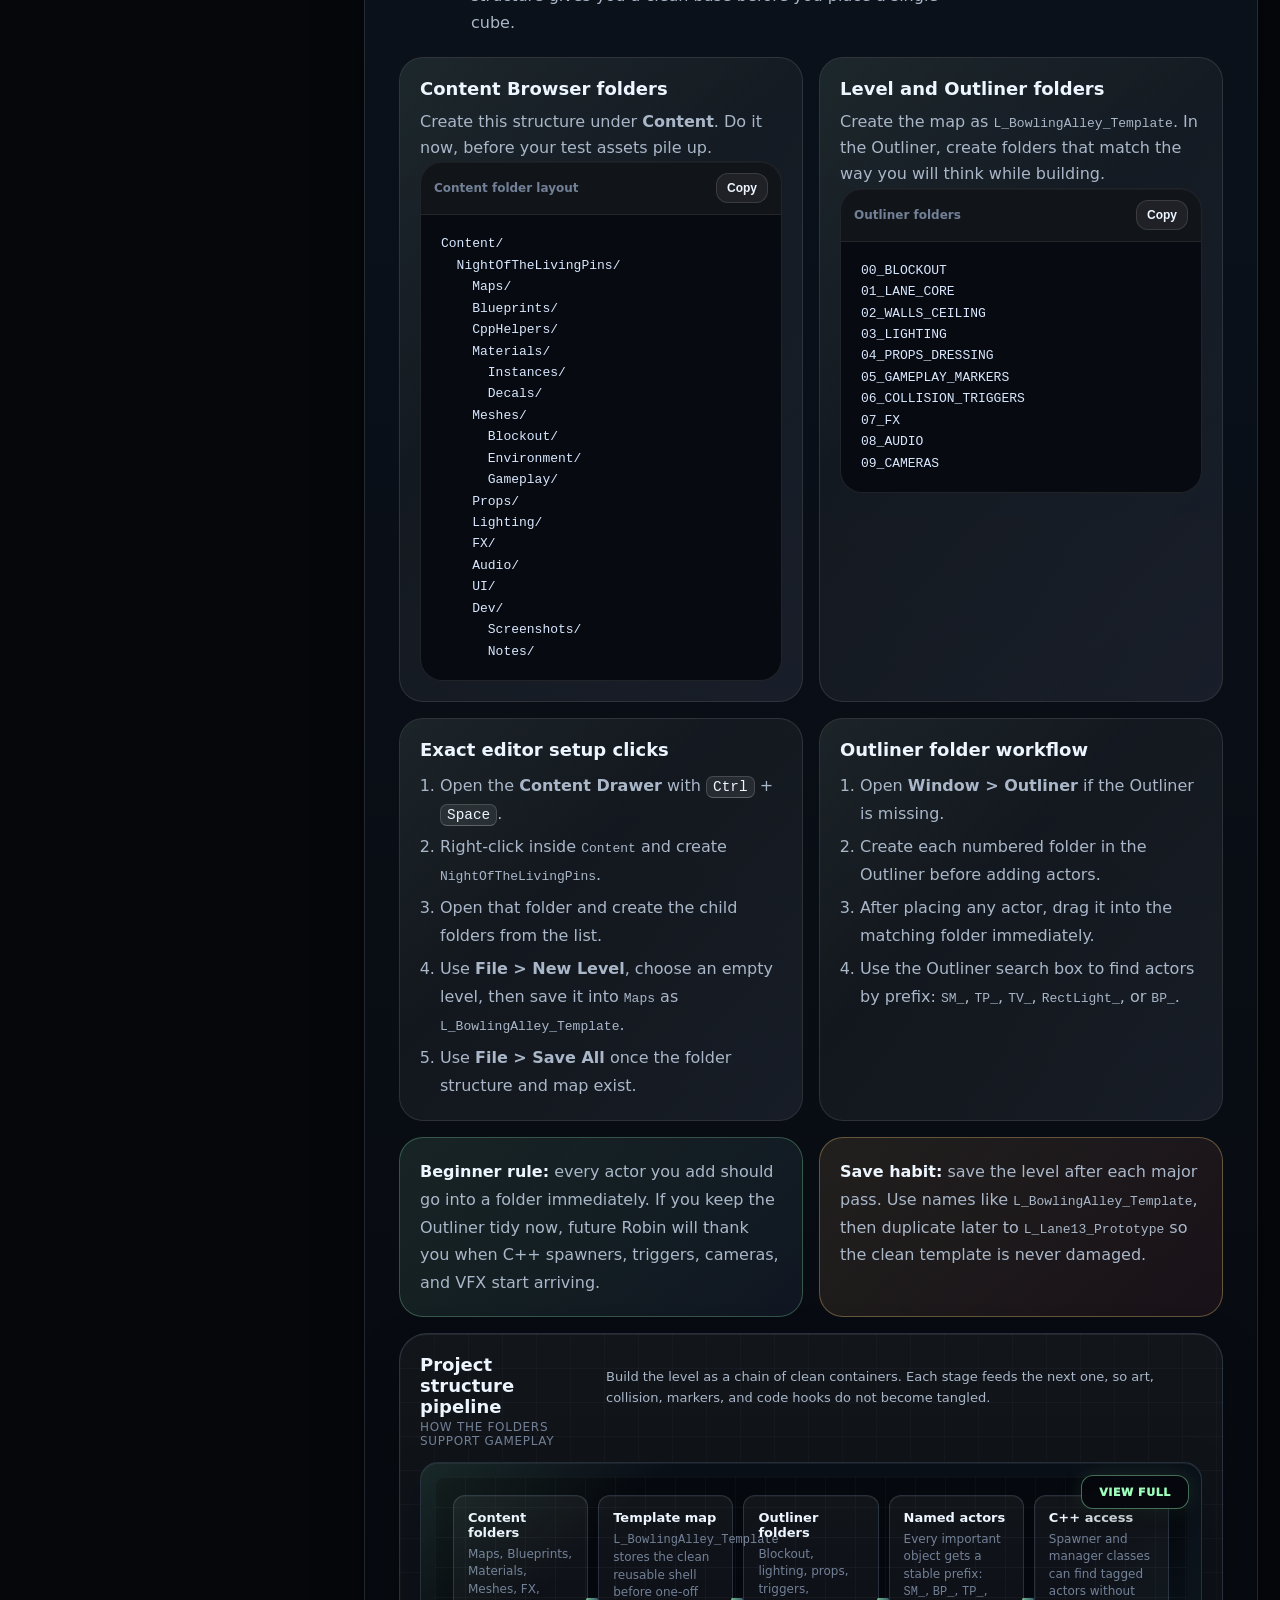
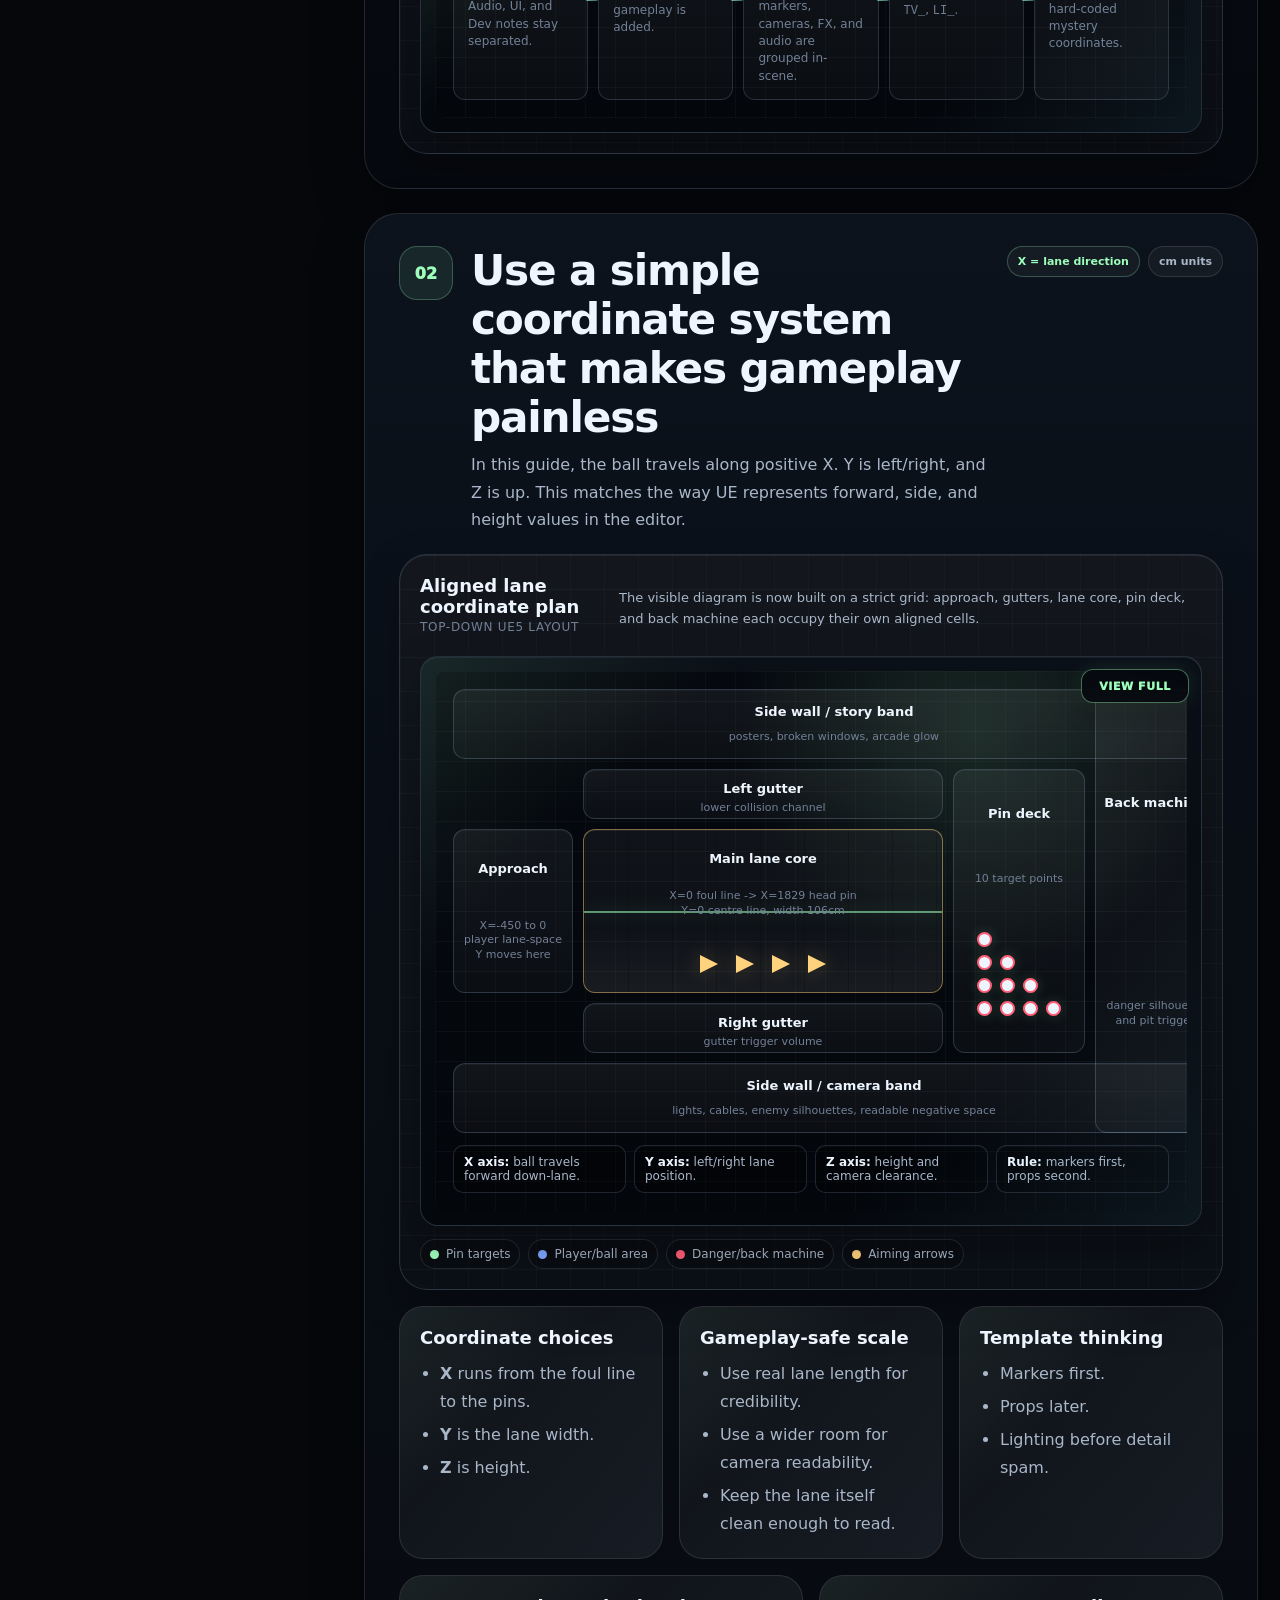
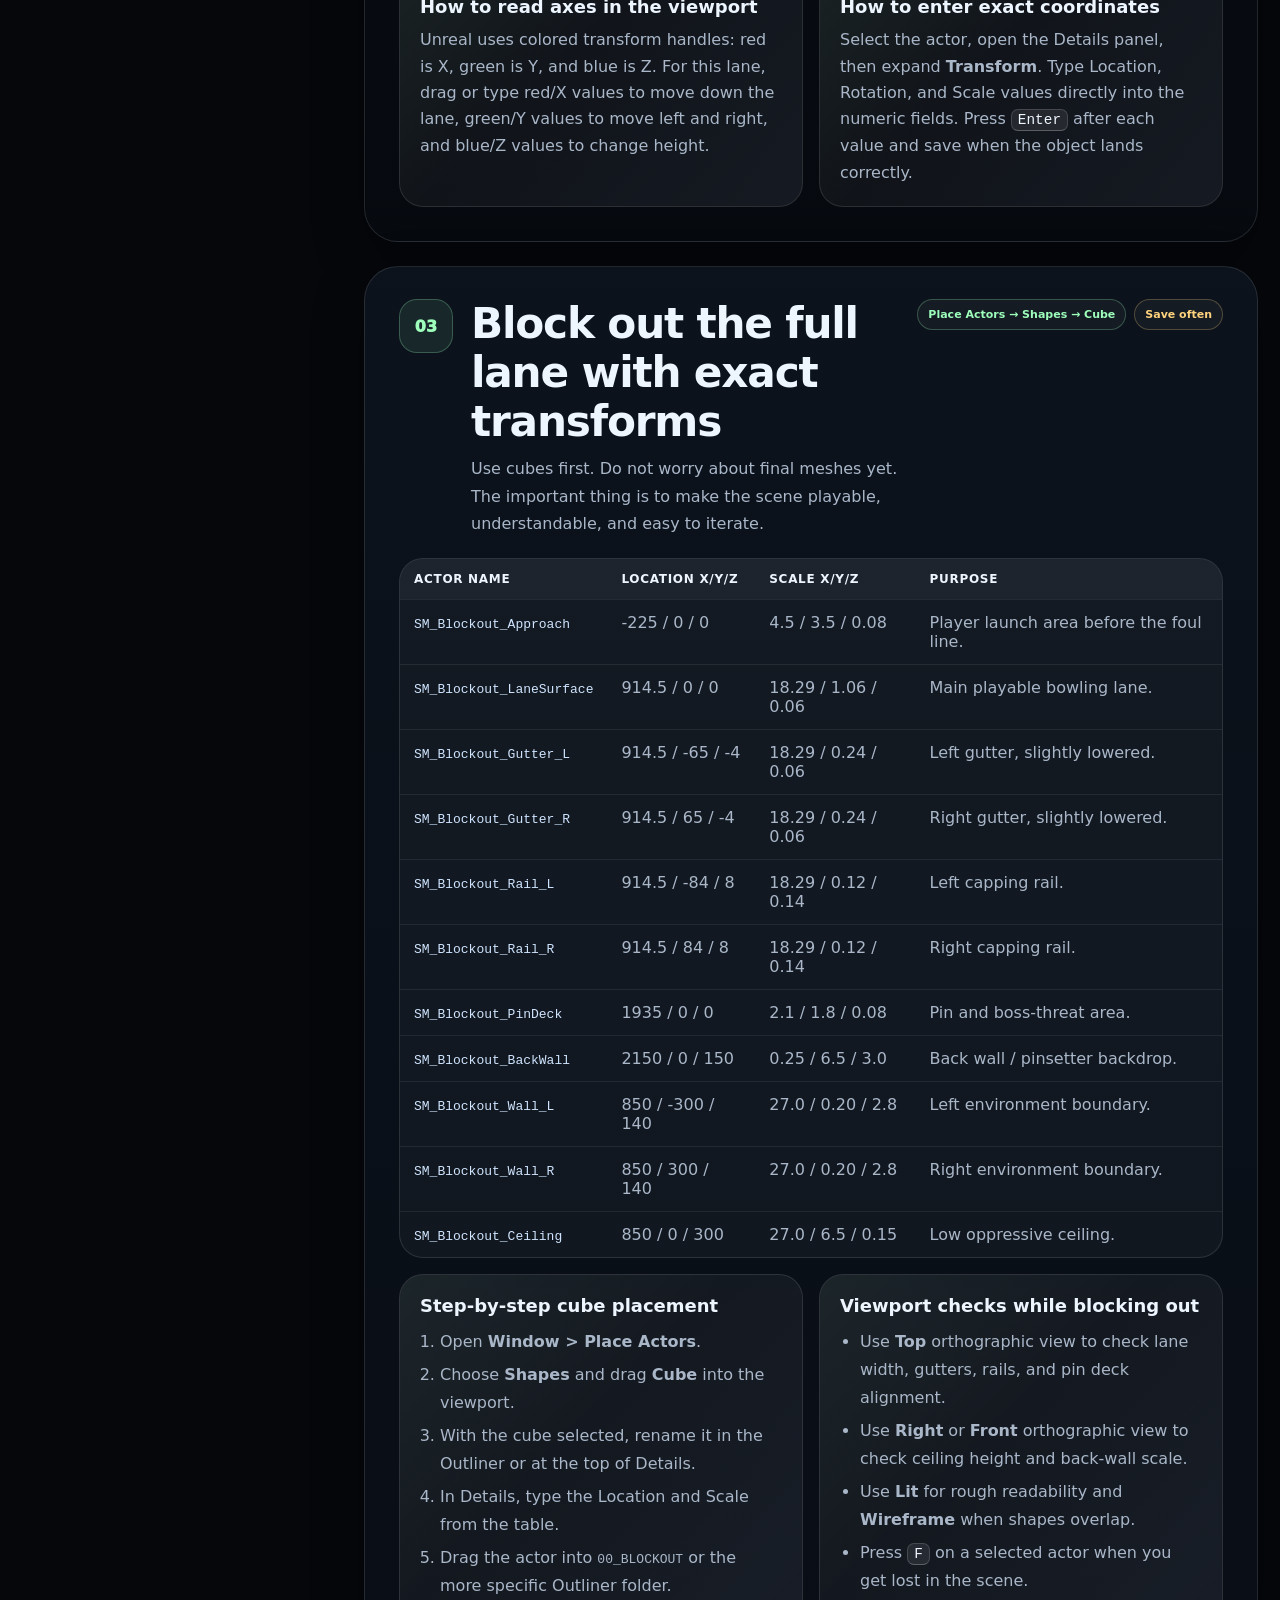
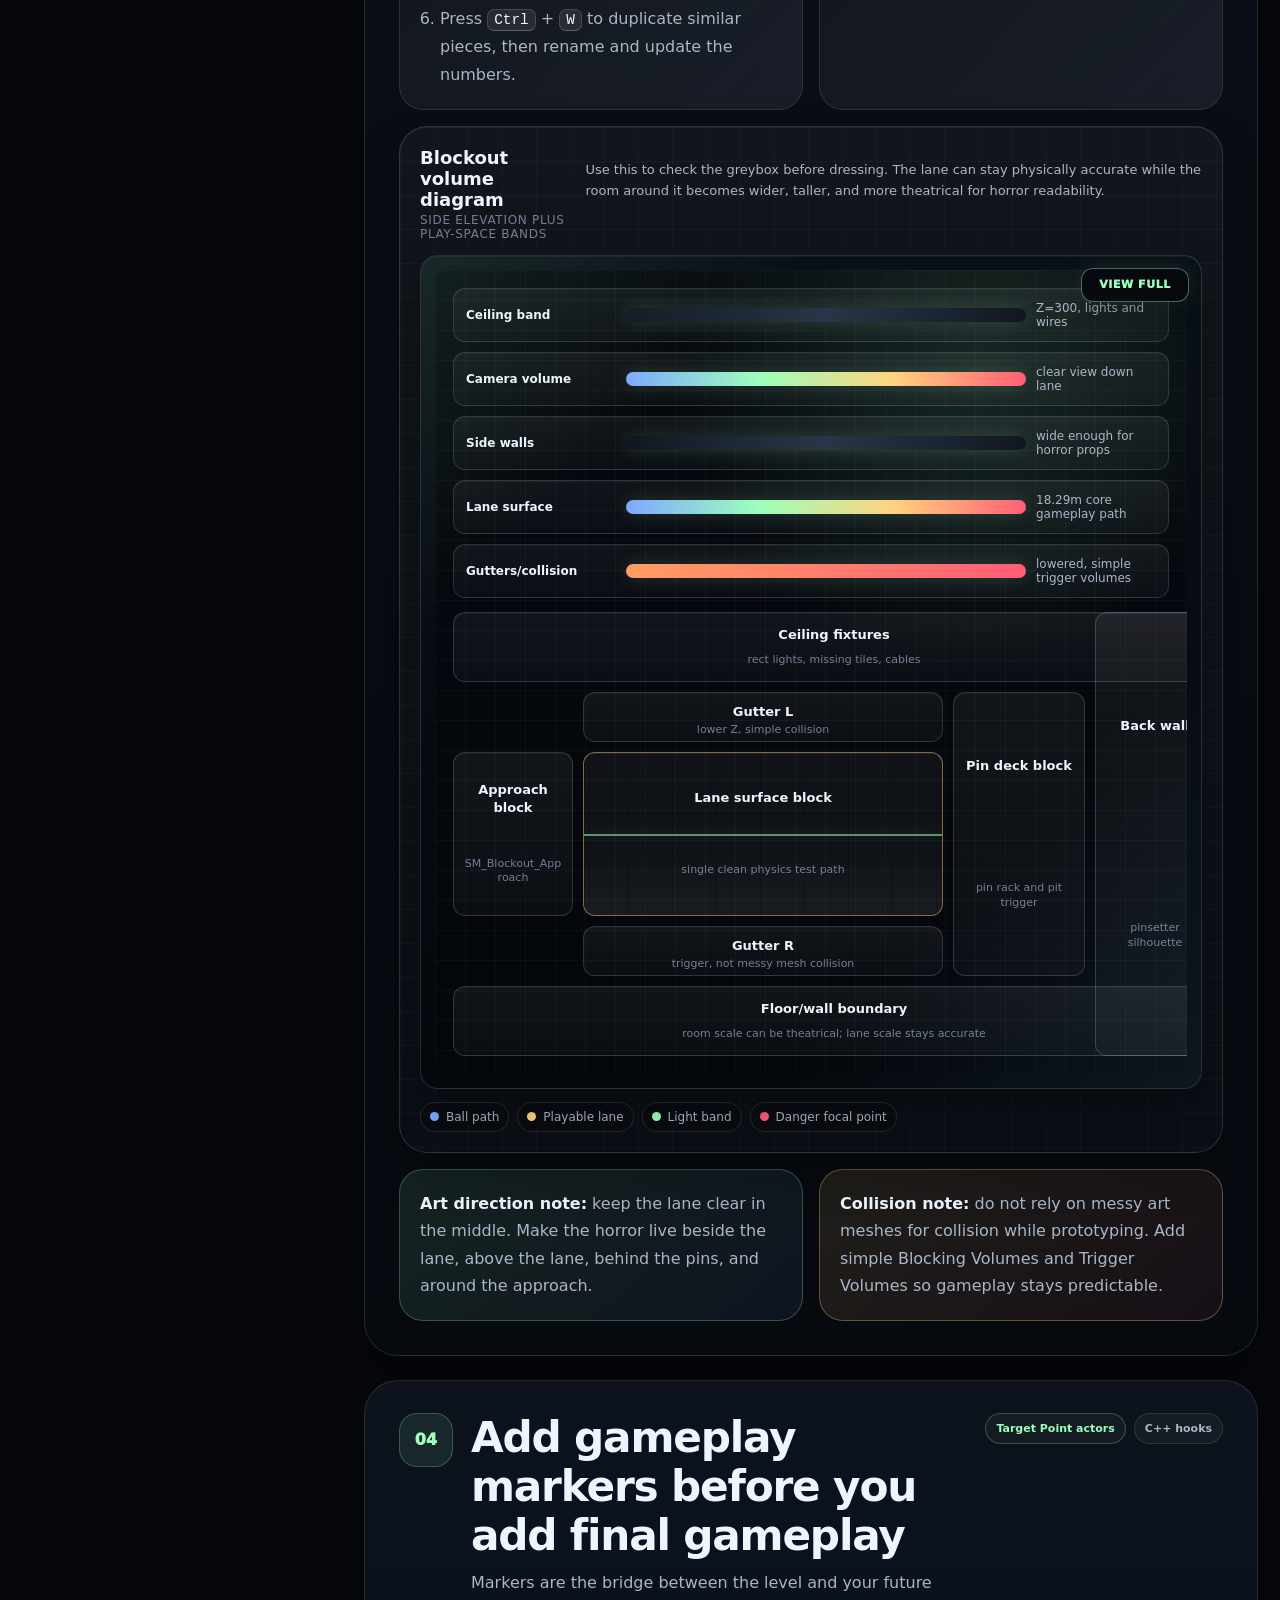
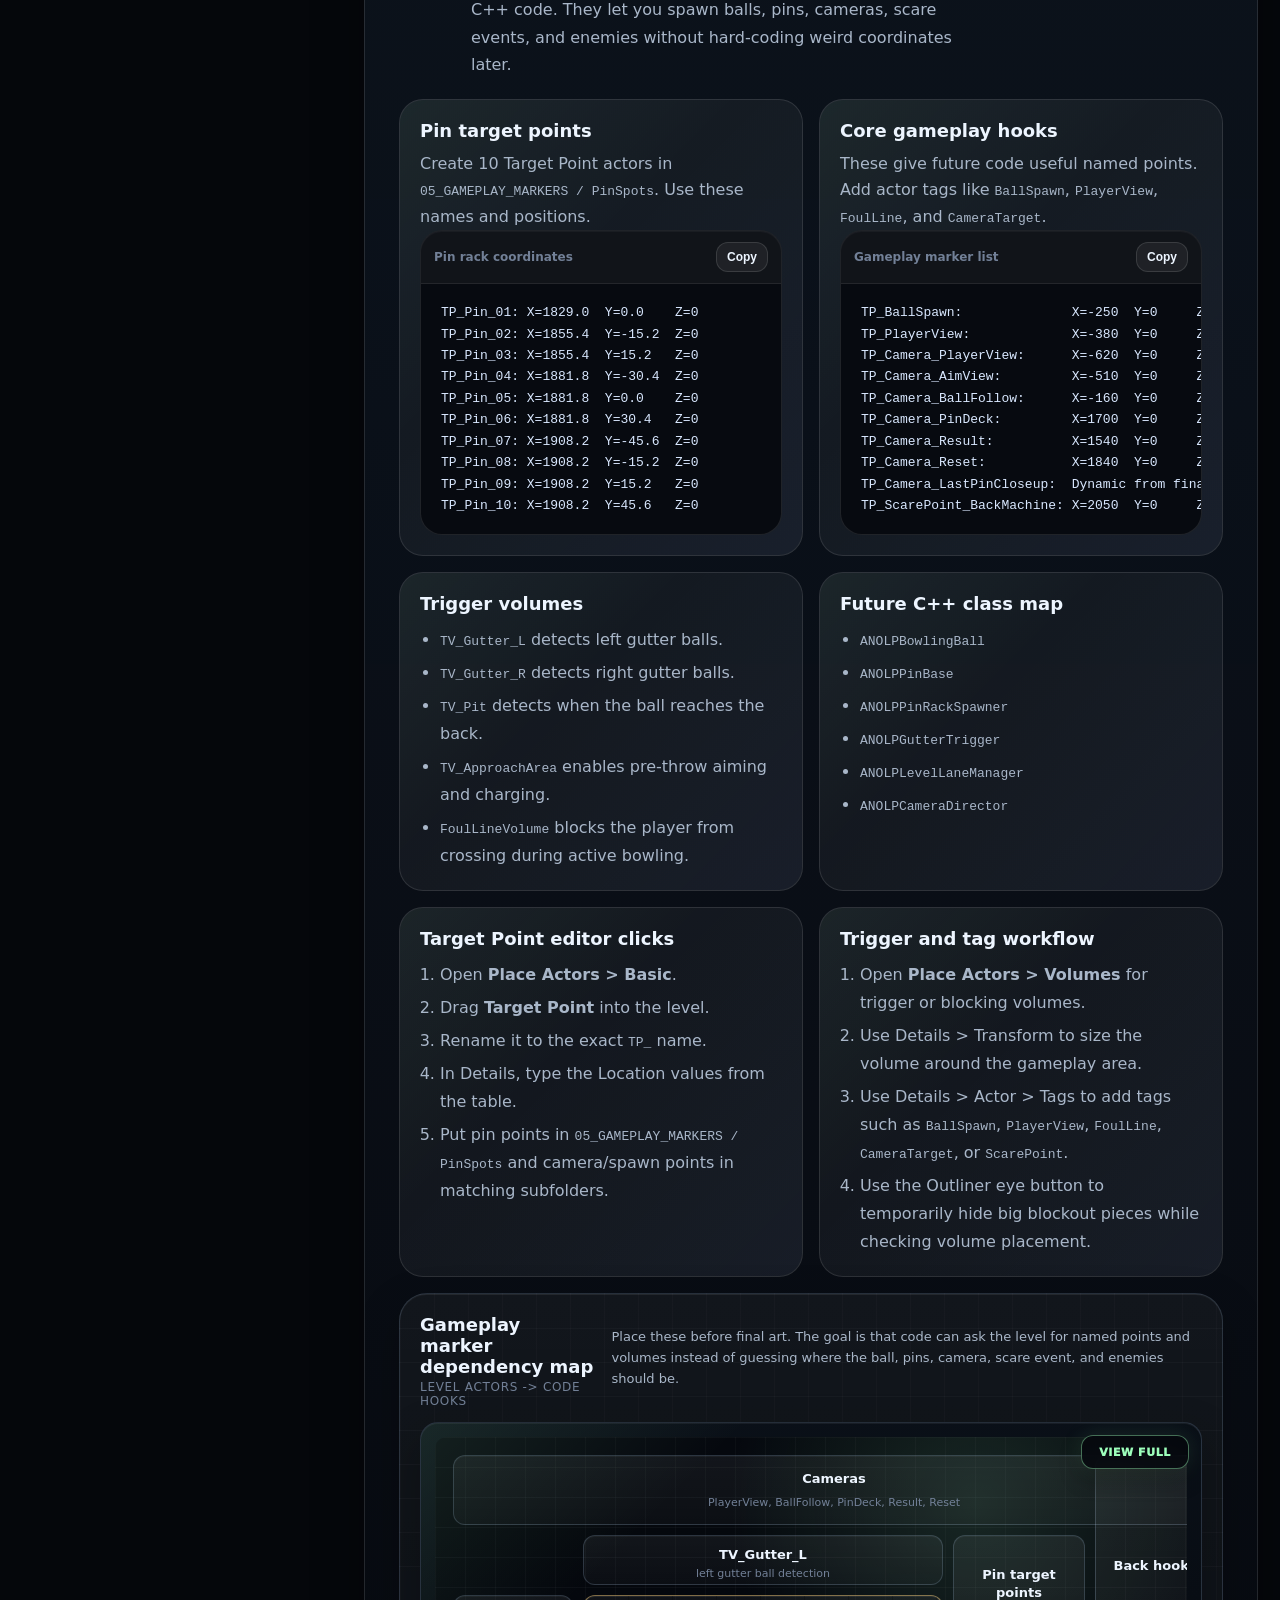
<file: preview.html>
<!DOCTYPE html>
<html lang="en" data-theme="dark">
<head>
  <meta charset="UTF-8" />
  <meta name="viewport" content="width=device-width, initial-scale=1.0" />
  <meta name="description" content="A cinematic, responsive Unreal Engine 5 level-building guide for Night of the Living Pins." />
  <meta name="theme-color" content="#14070b" />
  <meta name="mobile-web-app-capable" content="yes" />
  <meta name="apple-mobile-web-app-capable" content="yes" />
  <meta name="apple-mobile-web-app-title" content="Living Pins" />
  <link rel="manifest" href="manifest.webmanifest" />
  <link rel="icon" type="image/png" sizes="32x32" href="assets/icon-32.png" />
  <link rel="icon" type="image/png" sizes="192x192" href="assets/icon-192.png" />
  <link rel="apple-touch-icon" sizes="180x180" href="assets/apple-touch-icon.png" />
  <title>Night of the Living Pins — UE5 Level Build Bible</title>
  <style>
    :root{
      color-scheme:dark;
      --bg:#05070b;
      --bg2:#0a0f16;
      --ink:#edf5ff;
      --muted:#a9b7c9;
      --soft:#728097;
      --panel:rgba(13,18,27,.72);
      --panel2:rgba(18,25,37,.86);
      --glass:rgba(255,255,255,.055);
      --line:rgba(255,255,255,.115);
      --line2:rgba(152,255,190,.24);
      --acid:#9dffbb;
      --mint:#55e5a4;
      --cyan:#78d7ff;
      --blue:#7da9ff;
      --violet:#b59cff;
      --amber:#ffd37d;
      --orange:#ff9d62;
      --red:#ff5e76;
      --black:#030407;
      --radius:24px;
      --radius2:34px;
      --shadow:0 28px 90px rgba(0,0,0,.55);
      --shadow2:0 18px 50px rgba(0,0,0,.34);
      --mono:ui-monospace,SFMono-Regular,Menlo,Monaco,Consolas,"Liberation Mono",monospace;
      --sans:Inter,ui-sans-serif,system-ui,-apple-system,BlinkMacSystemFont,"Segoe UI",sans-serif;
      --sidebar:318px;
      --topbar:68px;
    }
    *{box-sizing:border-box}
    html{scroll-behavior:smooth;scroll-padding-top:92px}
    body{margin:0;font-family:var(--sans);background:var(--bg);color:var(--ink);min-height:100vh;overflow-x:hidden}
    body:before{content:"";position:fixed;inset:0;z-index:-4;background:
      radial-gradient(circle at 10% -10%,rgba(125,169,255,.28),transparent 34%),
      radial-gradient(circle at 92% 2%,rgba(157,255,187,.16),transparent 30%),
      radial-gradient(circle at 55% 92%,rgba(255,94,118,.14),transparent 40%),
      linear-gradient(180deg,#040509 0%,#07101a 46%,#04070d 100%)}
    body:after{content:"";position:fixed;inset:0;z-index:-3;pointer-events:none;background:
      linear-gradient(rgba(255,255,255,.025) 1px,transparent 1px),
      linear-gradient(90deg,rgba(255,255,255,.02) 1px,transparent 1px);
      background-size:46px 46px;mask-image:linear-gradient(to bottom,#000 10%,transparent 85%);opacity:.9}
    .noise{position:fixed;inset:0;z-index:-2;pointer-events:none;opacity:.12;background-image:url("data:image/svg+xml,%3Csvg xmlns='http://www.w3.org/2000/svg' width='180' height='180'%3E%3Cfilter id='n'%3E%3CfeTurbulence type='fractalNoise' baseFrequency='.8' numOctaves='3' stitchTiles='stitch'/%3E%3C/filter%3E%3Crect width='100%25' height='100%25' filter='url(%23n)' opacity='.45'/%3E%3C/svg%3E")}
    .fog{position:fixed;inset:auto -20% -16% -20%;height:42vh;z-index:-1;pointer-events:none;background:radial-gradient(ellipse at center,rgba(157,255,187,.12),transparent 63%);filter:blur(32px);animation:fogDrift 11s ease-in-out infinite alternate}
    @keyframes fogDrift{from{transform:translateX(-2%)}to{transform:translateX(2%)}}
    a{color:inherit}
    ::selection{background:rgba(157,255,187,.34);color:#fff}
    .skip-link{position:absolute;left:18px;top:-80px;padding:12px 14px;background:#0d1421;border:1px solid var(--line);border-radius:14px;z-index:99;text-decoration:none}.skip-link:focus{top:18px}
    .app{display:grid;grid-template-columns:var(--sidebar) minmax(0,1fr);gap:24px;max-width:1680px;margin:0 auto;padding:22px;position:relative}
    .mobilebar{display:none;position:sticky;top:0;z-index:60;min-height:var(--topbar);align-items:center;justify-content:space-between;padding:12px 14px;margin:-22px -22px 18px;background:rgba(5,7,11,.76);backdrop-filter:blur(18px);border-bottom:1px solid var(--line)}
    .hamburger,.iconbtn{border:1px solid var(--line);background:rgba(255,255,255,.06);color:var(--ink);border-radius:15px;padding:10px 12px;font-weight:900;cursor:pointer}.hamburger{display:flex;align-items:center;gap:9px}.hamburger span{display:grid;gap:4px}.hamburger i{display:block;width:18px;height:2px;border-radius:999px;background:var(--ink)}.navBack,.navScrim{display:none}
    aside{position:sticky;top:22px;height:calc(100vh - 44px);overflow:auto;border:1px solid var(--line);border-radius:var(--radius2);background:linear-gradient(180deg,rgba(12,18,28,.86),rgba(5,8,13,.72));box-shadow:var(--shadow);backdrop-filter:blur(22px);padding:18px;scrollbar-width:thin;scrollbar-color:rgba(157,255,187,.35) transparent}
    .brand{display:grid;grid-template-columns:56px 1fr;gap:14px;align-items:center;padding-bottom:16px;border-bottom:1px solid var(--line);margin-bottom:14px}
    .emblem{width:56px;height:56px;border-radius:20px;position:relative;overflow:hidden;background:radial-gradient(circle at 50% 18%,#fff 0 7%,transparent 8%),linear-gradient(145deg,#f7faf3 0%,#d9e1dc 42%,#ff5e76 43% 52%,#dde8df 53% 72%,#18202b 73%);box-shadow:inset 0 0 0 1px rgba(255,255,255,.28),0 14px 32px rgba(125,169,255,.22),0 0 28px rgba(157,255,187,.14)}
    .emblem:before{content:"";position:absolute;left:50%;top:10px;width:20px;height:34px;transform:translateX(-50%) rotate(-8deg);border-radius:14px 14px 8px 8px;background:linear-gradient(#fafafa,#ced8d2 48%,#ff5e76 49% 58%,#e6eee8 59%,#9faea4);filter:drop-shadow(0 8px 18px rgba(0,0,0,.36))}.emblem:after{content:"";position:absolute;left:10px;right:10px;bottom:9px;height:10px;background:rgba(157,255,187,.2);filter:blur(8px)}
    .brand h1{margin:0;font-size:15px;line-height:1.05;letter-spacing:.35px}.brand p{margin:6px 0 0;font-size:12px;color:var(--soft)}
    .progressBox{border:1px solid var(--line);background:rgba(255,255,255,.045);border-radius:22px;padding:14px;margin-bottom:16px}.progressTop{display:flex;justify-content:space-between;gap:10px;color:var(--muted);font-size:12px;margin-bottom:10px}.progressBar{height:11px;border-radius:999px;background:rgba(255,255,255,.075);overflow:hidden}.progressFill{height:100%;width:0%;border-radius:999px;background:linear-gradient(90deg,var(--acid),var(--cyan),var(--blue));box-shadow:0 0 20px rgba(157,255,187,.42);transition:width .28s ease}.miniStats{display:grid;grid-template-columns:repeat(3,1fr);gap:8px;margin-top:12px}.miniStats div{padding:9px;border-radius:14px;background:rgba(255,255,255,.045);border:1px solid rgba(255,255,255,.075);text-align:center}.miniStats strong{display:block;color:var(--ink);font-size:15px}.miniStats span{display:block;color:var(--soft);font-size:10px;text-transform:uppercase;letter-spacing:.5px;margin-top:2px}
    .searchWrap{position:relative;margin-bottom:12px}.searchWrap input{width:100%;border:1px solid var(--line);background:rgba(0,0,0,.22);color:var(--ink);border-radius:16px;padding:12px 14px 12px 38px;outline:none}.searchWrap svg{position:absolute;left:13px;top:21px;transform:translateY(-50%);opacity:.6}.searchWrap input:focus{border-color:rgba(157,255,187,.42);box-shadow:0 0 0 4px rgba(157,255,187,.08)}.searchStatus{display:none;margin-top:7px;color:var(--soft);font-size:11px;line-height:1.35}.searchStatus.show{display:block}
    nav{display:grid;gap:5px}.navLink{display:flex;align-items:center;gap:11px;text-decoration:none;color:var(--muted);padding:10px 11px;border-radius:15px;border:1px solid transparent;font-size:13px;transition:.18s ease}.navLink b{min-width:25px;color:var(--acid);font-size:11px;letter-spacing:.6px}.navLink:hover,.navLink.active{color:var(--ink);background:rgba(125,169,255,.10);border-color:rgba(125,169,255,.20);transform:translateX(2px)}
    .sideActions{display:grid;gap:8px;margin-top:16px}.btn{display:inline-flex;align-items:center;justify-content:center;gap:9px;border:1px solid var(--line);background:linear-gradient(180deg,rgba(255,255,255,.09),rgba(255,255,255,.035));color:var(--ink);border-radius:16px;padding:12px 14px;font-weight:850;font-size:13px;text-decoration:none;cursor:pointer;box-shadow:0 10px 26px rgba(0,0,0,.22);transition:.16s ease}.btn:hover{transform:translateY(-1px);border-color:rgba(157,255,187,.34)}.btn.primary{background:linear-gradient(135deg,rgba(157,255,187,.22),rgba(125,169,255,.18));border-color:rgba(157,255,187,.34)}.btn.ghost{background:rgba(255,255,255,.035);box-shadow:none}.btn.danger{border-color:rgba(255,94,118,.25);background:rgba(255,94,118,.08)}
    .btn:disabled{opacity:.48;cursor:not-allowed;transform:none;box-shadow:none}
    main{min-width:0}.hero{position:relative;min-height:680px;border:1px solid var(--line);border-radius:42px;overflow:hidden;background:linear-gradient(180deg,rgba(6,8,13,.20),rgba(6,8,13,.92)),#08101a;box-shadow:var(--shadow);isolation:isolate}.hero:before{content:"";position:absolute;inset:0;background:radial-gradient(circle at 50% 52%,rgba(157,255,187,.16),transparent 17%),radial-gradient(circle at 74% 22%,rgba(255,94,118,.13),transparent 22%),linear-gradient(90deg,rgba(125,169,255,.13),transparent 38%,rgba(157,255,187,.07));z-index:-1}.hero:after{content:"";position:absolute;left:50%;bottom:-18%;width:min(58%,720px);height:94%;transform:translateX(-50%) perspective(640px) rotateX(61deg);transform-origin:bottom;background:linear-gradient(90deg,rgba(122,69,28,.16),rgba(255,255,255,.18),rgba(122,69,28,.16)),repeating-linear-gradient(90deg,rgba(0,0,0,.42) 0 2px,transparent 2px 34px),repeating-linear-gradient(0deg,rgba(255,255,255,.035) 0 1px,transparent 1px 84px);border-left:1px solid rgba(255,255,255,.16);border-right:1px solid rgba(255,255,255,.16);box-shadow:0 -20px 100px rgba(157,255,187,.10),inset 0 0 80px rgba(255,211,125,.08);opacity:.9}.heroGrid{position:absolute;inset:0;background:linear-gradient(90deg,transparent 0 21%,rgba(255,255,255,.05) 21.1% 21.4%,transparent 21.5% 78.5%,rgba(255,255,255,.05) 78.6% 78.9%,transparent 79%),repeating-linear-gradient(90deg,rgba(255,255,255,.026) 0 1px,transparent 1px 60px);transform:perspective(760px) rotateX(62deg) translateY(220px) scaleY(1.6);transform-origin:bottom;opacity:.65}.heroContent{position:relative;z-index:3;padding:clamp(28px,5vw,66px);max-width:1020px}.eyebrow{display:inline-flex;align-items:center;gap:9px;border:1px solid rgba(157,255,187,.28);background:rgba(157,255,187,.09);color:var(--acid);border-radius:999px;padding:9px 13px;font-size:12px;font-weight:950;text-transform:uppercase;letter-spacing:.7px}.pulse{width:8px;height:8px;border-radius:50%;background:var(--acid);box-shadow:0 0 0 0 rgba(157,255,187,.6);animation:pulse 1.8s infinite}@keyframes pulse{70%{box-shadow:0 0 0 12px rgba(157,255,187,0)}}
    .hero h2{font-size:clamp(42px,7vw,94px);line-height:.88;letter-spacing:-3px;max-width:980px;margin:22px 0 16px;text-wrap:balance}.hero h2 span{display:inline-block;color:var(--acid);text-shadow:0 0 38px rgba(157,255,187,.24)}.heroLead{max-width:820px;color:var(--muted);font-size:clamp(16px,1.6vw,19px);line-height:1.8;margin:0 0 24px}.heroActions{display:flex;flex-wrap:wrap;gap:10px;margin-top:22px}.heroMetrics{display:grid;grid-template-columns:repeat(4,minmax(120px,1fr));gap:12px;margin-top:36px;max-width:900px}.metric{border:1px solid var(--line);background:rgba(5,8,13,.58);backdrop-filter:blur(10px);border-radius:22px;padding:17px}.metric strong{display:block;font-size:27px}.metric span{display:block;color:var(--soft);font-size:12px;margin-top:2px}.pinRack{display:none}.heroSign{position:absolute;right:clamp(24px,5vw,72px);top:clamp(24px,5vw,70px);z-index:3;border:1px solid rgba(255,94,118,.36);background:rgba(255,94,118,.08);color:#ffd7df;border-radius:18px;padding:11px 14px;font-weight:950;letter-spacing:1px;box-shadow:0 0 30px rgba(255,94,118,.16)}
    .storyHero{position:relative;min-height:420px;border:1px solid var(--line);border-radius:28px;overflow:hidden;background:#05070b;display:grid;align-items:end;box-shadow:var(--shadow2)}.storyHero img{position:absolute;inset:0;width:100%;height:100%;object-fit:cover;filter:saturate(1.12) contrast(1.08);opacity:.72}.storyHero:after{content:"";position:absolute;inset:0;background:linear-gradient(90deg,rgba(3,4,7,.88),rgba(3,4,7,.46) 52%,rgba(3,4,7,.72)),linear-gradient(0deg,rgba(3,4,7,.92),transparent 58%)}.storyOverlay{position:relative;z-index:1;max-width:820px;padding:clamp(22px,4vw,42px)}.storyKicker{display:inline-flex;border:1px solid rgba(255,211,125,.32);background:rgba(255,211,125,.10);color:var(--amber);border-radius:999px;padding:7px 10px;font-size:11px;font-weight:950;text-transform:uppercase;letter-spacing:.7px}.storyOverlay h3{margin:14px 0 10px;font-size:clamp(28px,4.4vw,56px);line-height:1;letter-spacing:-1px}.storyOverlay p{margin:0;color:var(--muted);font-size:16px;line-height:1.75}.storyBeatGrid{margin-top:16px}.storyBeat{border:1px solid var(--line);border-radius:24px;background:linear-gradient(180deg,rgba(255,255,255,.055),rgba(255,255,255,.03));padding:18px;min-height:172px}.storyBeat b{display:inline-grid;place-items:center;width:34px;height:34px;border-radius:13px;background:rgba(157,255,187,.10);border:1px solid rgba(157,255,187,.24);color:var(--acid);margin-bottom:12px}.storyBeat h3{margin:0 0 8px;font-size:17px}.storyBeat p{margin:0;color:var(--muted);line-height:1.6}.loopStrip{display:grid;grid-template-columns:repeat(5,minmax(0,1fr));gap:10px;margin-top:16px}.loopStep{position:relative;border:1px solid rgba(157,255,187,.20);border-radius:20px;background:rgba(157,255,187,.055);padding:15px;min-height:128px}.loopStep:after{content:"";position:absolute;right:-10px;top:50%;width:10px;height:2px;background:rgba(157,255,187,.34)}.loopStep:last-child:after{display:none}.loopStep strong{display:block;color:var(--ink);font-size:13px}.loopStep span{display:block;color:var(--soft);font-size:12px;line-height:1.45;margin-top:7px}
    .card{margin-top:24px;border:1px solid var(--line);border-radius:34px;background:linear-gradient(180deg,rgba(14,21,32,.84),rgba(7,11,17,.74));box-shadow:var(--shadow2);overflow:hidden}.sectionHead{display:grid;grid-template-columns:54px 1fr auto;gap:18px;align-items:start;padding:32px 34px 20px}.sectionNum{height:54px;border-radius:18px;display:grid;place-items:center;border:1px solid rgba(157,255,187,.25);background:rgba(157,255,187,.09);color:var(--acid);font-weight:950}.sectionTitle h2{margin:0;font-size:clamp(26px,3.3vw,44px);letter-spacing:-1.2px}.sectionTitle p{margin:9px 0 0;color:var(--muted);line-height:1.72;max-width:960px}.sectionBody{padding:0 34px 34px}.tagRow{display:flex;gap:8px;flex-wrap:wrap}.tag{font-size:11px;font-weight:900;color:var(--muted);border:1px solid var(--line);background:rgba(255,255,255,.04);border-radius:999px;padding:8px 10px}.tag.good{color:var(--acid);border-color:rgba(157,255,187,.26)}.tag.warn{color:var(--amber);border-color:rgba(255,211,125,.26)}
    .grid{display:grid;gap:16px}.grid.two{grid-template-columns:repeat(2,minmax(0,1fr))}.grid.three{grid-template-columns:repeat(3,minmax(0,1fr))}.grid.four{grid-template-columns:repeat(4,minmax(0,1fr))}.tile{position:relative;border:1px solid var(--line);background:rgba(255,255,255,.045);border-radius:24px;padding:20px;overflow:hidden}.tile:before{content:"";position:absolute;inset:-1px;pointer-events:none;background:linear-gradient(135deg,rgba(157,255,187,.10),transparent 40%,rgba(125,169,255,.08));opacity:.55}.tile>*{position:relative}.tile h3{margin:0 0 10px;font-size:18px}.tile p{margin:0;color:var(--muted);line-height:1.65}.tile ul,.tile ol{margin:12px 0 0;padding-left:20px;color:var(--muted);line-height:1.75}.tile li+li{margin-top:5px}.tile .big{font-size:38px;font-weight:950;letter-spacing:-1px}.callout{border:1px solid rgba(157,255,187,.25);background:linear-gradient(135deg,rgba(157,255,187,.10),rgba(125,169,255,.07));border-radius:24px;padding:20px;color:var(--muted);line-height:1.72}.callout strong{color:var(--ink)}.warning{border-color:rgba(255,211,125,.32);background:linear-gradient(135deg,rgba(255,211,125,.10),rgba(255,94,118,.07))}
    .codeBlock{position:relative;border:1px solid rgba(255,255,255,.10);border-radius:22px;background:#070a10;overflow:hidden;box-shadow:inset 0 1px 0 rgba(255,255,255,.04)}.codeTop{display:flex;align-items:center;justify-content:space-between;gap:12px;border-bottom:1px solid rgba(255,255,255,.08);padding:11px 13px;background:rgba(255,255,255,.04);color:var(--soft);font-size:12px;font-weight:850}.copyBtn{border:1px solid rgba(255,255,255,.12);background:rgba(255,255,255,.06);color:var(--ink);border-radius:12px;padding:7px 10px;cursor:pointer;font-weight:900;font-size:12px}.copyBtn:hover{border-color:rgba(157,255,187,.34)}pre{margin:0;overflow:auto;padding:18px 20px;color:#d9e8ff;font-size:13px;line-height:1.65;tab-size:2}.kbd{font-family:var(--mono);font-size:.9em;border:1px solid rgba(255,255,255,.15);border-bottom-color:rgba(255,255,255,.25);background:rgba(255,255,255,.08);padding:2px 6px;border-radius:7px;color:var(--ink)}
    .tableWrap{overflow:auto;border:1px solid var(--line);border-radius:24px;background:rgba(255,255,255,.035)}table{width:100%;border-collapse:collapse;min-width:760px}th,td{text-align:left;border-bottom:1px solid rgba(255,255,255,.075);padding:13px 14px;color:var(--muted);vertical-align:top}th{color:var(--ink);font-size:12px;text-transform:uppercase;letter-spacing:.7px;background:rgba(255,255,255,.045)}td code{color:#cfe5ff}tr:last-child td{border-bottom:0}.statusPill{display:inline-flex;align-items:center;gap:6px;border-radius:999px;padding:5px 8px;background:rgba(157,255,187,.08);border:1px solid rgba(157,255,187,.2);color:var(--acid);font-size:11px;font-weight:900}
    .editorShell{display:grid;grid-template-columns:minmax(0,1.15fr) minmax(280px,.85fr);gap:16px}.editorLayout{display:grid;grid-template-columns:1.25fr 1fr 1fr;grid-template-rows:auto minmax(190px,1fr) auto;gap:10px;border:1px solid rgba(255,255,255,.12);border-radius:22px;background:rgba(0,0,0,.22);padding:12px}.editorZone{border:1px solid rgba(180,213,255,.16);border-radius:14px;background:linear-gradient(180deg,rgba(255,255,255,.06),rgba(255,255,255,.032));padding:13px;color:var(--muted);min-height:92px}.editorZone strong{display:block;color:var(--ink);font-size:14px;margin-bottom:6px}.editorZone span{display:block;font-size:12px;line-height:1.48}.editorZone.viewport{grid-column:1/3;min-height:210px;background:linear-gradient(180deg,rgba(125,169,255,.10),rgba(255,211,125,.055))}.editorZone.details{grid-column:3;grid-row:2/4}.editorZone.bottom{grid-column:1/3}.editorWorkflow{display:grid;gap:10px}.editorWorkflow .tile{min-height:0}
    .diagramWrap{position:relative;border:1px solid var(--line);border-radius:28px;background:radial-gradient(circle at 50% 20%,rgba(157,255,187,.08),transparent 30%),rgba(255,255,255,.035);padding:20px;overflow:hidden}.diagramWrap svg{width:100%;height:auto;display:block;filter:drop-shadow(0 20px 45px rgba(0,0,0,.28))}.diagramImageFrame{position:relative;margin:0;border:1px solid rgba(255,255,255,.12);border-radius:24px;background:#05070b;overflow:hidden;box-shadow:inset 0 1px 0 rgba(255,255,255,.05);cursor:zoom-in}.diagramImageFrame:after{content:"+";position:absolute;right:8px;top:8px;width:26px;height:26px;display:grid;place-items:center;border:1px solid rgba(157,255,187,.32);border-radius:9px;background:rgba(5,8,13,.72);color:var(--acid);font-weight:950;font-size:16px;box-shadow:0 8px 18px rgba(0,0,0,.24)}.diagramImageFrame:focus-visible{outline:3px solid rgba(157,255,187,.42);outline-offset:4px}.diagramImageFrame img{display:block;width:100%;height:auto;max-width:100%}.diagramSource{display:none!important}.legend{display:flex;gap:8px;flex-wrap:wrap;margin-top:13px}.legend span{display:inline-flex;align-items:center;gap:7px;color:var(--muted);font-size:12px;border:1px solid var(--line);border-radius:999px;padding:7px 9px;background:rgba(0,0,0,.18)}.dot{width:9px;height:9px;border-radius:50%;background:var(--acid)}.dot.blue{background:var(--blue)}.dot.red{background:var(--red)}.dot.amber{background:var(--amber)}
    .heroBackdrop{position:absolute;inset:0;width:100%;height:100%;object-fit:cover;opacity:.32;filter:saturate(1.14) contrast(1.05);z-index:0}.heroBackdrop~.heroGrid{z-index:1}.diagramTitle{display:flex;justify-content:space-between;align-items:flex-start;gap:16px;margin-bottom:14px}.diagramTitle strong{display:block;font-size:18px}.diagramTitle span{display:block;color:var(--soft);font-size:12px;text-transform:uppercase;letter-spacing:.7px;margin-top:3px}.diagramNote{color:var(--muted);font-size:13px;line-height:1.6;max-width:760px}.diagramGrid{display:grid;grid-template-columns:minmax(0,1.25fr) minmax(280px,.75fr);gap:16px}.diagramStack{display:grid;gap:10px}.flowDiagram{display:grid;grid-template-columns:repeat(5,minmax(0,1fr));gap:10px;align-items:stretch}.flowNode,.specNode{position:relative;border:1px solid var(--line);background:rgba(0,0,0,.20);border-radius:18px;padding:14px;min-height:112px}.flowNode:after{content:"";position:absolute;right:-11px;top:50%;width:12px;height:2px;background:rgba(157,255,187,.36)}.flowNode:last-child:after{display:none}.flowNode b,.specNode b{display:block;color:var(--ink);font-size:13px}.flowNode span,.specNode span{display:block;color:var(--soft);font-size:12px;line-height:1.45;margin-top:6px}.specGrid{display:grid;grid-template-columns:repeat(2,minmax(0,1fr));gap:10px}.assetBoard{position:relative;min-height:480px;border:1px solid var(--line);border-radius:28px;overflow:hidden;background:#05070b}.assetBoard img{position:absolute;inset:0;width:100%;height:100%;object-fit:cover;display:block;filter:saturate(1.06) contrast(1.04)}.assetBoard:after{content:"";position:absolute;inset:0;background:linear-gradient(90deg,rgba(3,4,7,.72),rgba(3,4,7,.18) 48%,rgba(3,4,7,.62)),linear-gradient(0deg,rgba(3,4,7,.66),transparent 42%,rgba(3,4,7,.28));pointer-events:none}.assetLabel{position:absolute;z-index:2;max-width:230px;border:1px solid rgba(157,255,187,.28);background:rgba(5,8,13,.78);backdrop-filter:blur(10px);border-radius:18px;padding:12px;box-shadow:var(--shadow2)}.assetLabel b{display:block;color:var(--acid);font-size:12px;text-transform:uppercase;letter-spacing:.7px}.assetLabel span{display:block;color:var(--muted);font-size:12px;line-height:1.5;margin-top:5px}.assetLabel:before{content:"";position:absolute;width:58px;height:1px;background:rgba(157,255,187,.48);top:50%}.assetLabel.left:before{right:-58px}.assetLabel.right:before{left:-58px}.artThumbs{display:grid;grid-template-columns:repeat(3,minmax(0,1fr));gap:12px}.artThumb{border:1px solid var(--line);border-radius:22px;overflow:hidden;background:rgba(255,255,255,.04)}.artThumb img{width:100%;aspect-ratio:16/9;object-fit:cover;display:block}.artThumb.pin img{aspect-ratio:16/13;object-fit:cover;object-position:50% 15%}.artThumb div{padding:13px}.artThumb h3{margin:0 0 6px;font-size:15px}.artThumb p{margin:0;color:var(--muted);font-size:12px;line-height:1.5}.blueprintPanel{border:1px solid rgba(125,169,255,.22);background:linear-gradient(135deg,rgba(125,169,255,.08),rgba(157,255,187,.05));border-radius:24px;padding:16px}.stackLayer{display:grid;grid-template-columns:96px 1fr;gap:12px;align-items:center;border:1px solid var(--line);background:rgba(255,255,255,.04);border-radius:16px;padding:12px}.stackLayer strong{color:var(--ink);font-size:13px}.stackLayer span{color:var(--muted);font-size:12px;line-height:1.45}.miniBar{height:12px;border-radius:999px;background:linear-gradient(90deg,var(--acid),var(--cyan),var(--blue));box-shadow:0 0 20px rgba(157,255,187,.22)}.miniBar.red{background:linear-gradient(90deg,var(--red),var(--orange),var(--amber))}.miniBar.cold{background:linear-gradient(90deg,var(--blue),var(--cyan),var(--acid))}.miniBar.dark{background:linear-gradient(90deg,#151b24,#384454,#0c1018)}.diagramChecklist{display:grid;gap:8px}.diagramChecklist li{list-style:none;border:1px solid var(--line);border-radius:14px;background:rgba(255,255,255,.035);padding:10px 12px;color:var(--muted);line-height:1.45}.diagramChecklist li strong{color:var(--ink)}
    .diagramWrap svg{display:none}.precisionDiagram{position:relative;border:1px solid rgba(255,255,255,.12);border-radius:24px;background:linear-gradient(rgba(255,255,255,.03) 1px,transparent 1px),linear-gradient(90deg,rgba(255,255,255,.025) 1px,transparent 1px),radial-gradient(circle at 70% 12%,rgba(157,255,187,.10),transparent 32%),rgba(4,7,12,.72);background-size:36px 36px,36px 36px,auto,auto;padding:18px;overflow:hidden}.precisionDiagram+.legend{margin-top:14px}.planGrid{display:grid;grid-template-columns:minmax(104px,.9fr) minmax(280px,4fr) minmax(104px,.95fr) minmax(76px,.65fr);grid-template-rows:64px 48px 150px 48px 64px;gap:8px;min-height:382px}.planCell{border:1px solid rgba(255,255,255,.12);border-radius:16px;background:rgba(255,255,255,.045);display:grid;place-items:center;text-align:center;padding:10px;color:var(--muted);font-size:12px;line-height:1.35}.planCell strong{display:block;color:var(--ink);font-size:13px;margin-bottom:3px}.planCell small{display:block;color:var(--soft);font-size:11px}.approachCell{grid-column:1;grid-row:3;background:rgba(125,169,255,.12);border-color:rgba(125,169,255,.30)}.laneCell{grid-column:2;grid-row:3;position:relative;background:linear-gradient(90deg,#5f351b,#c18a43 48%,#6d3d20);border-color:rgba(255,211,125,.35);overflow:hidden}.laneCell:before{content:"";position:absolute;inset:0;background:repeating-linear-gradient(90deg,rgba(0,0,0,.20) 0 1px,transparent 1px 44px),linear-gradient(0deg,rgba(255,255,255,.06),transparent 42%,rgba(0,0,0,.10));pointer-events:none}.laneCell>*{position:relative}.gutterTop{grid-column:2;grid-row:2;background:rgba(0,0,0,.30)}.gutterBottom{grid-column:2;grid-row:4;background:rgba(0,0,0,.30)}.sideTop{grid-column:1/5;grid-row:1;background:rgba(120,215,255,.08);border-color:rgba(120,215,255,.22)}.sideBottom{grid-column:1/5;grid-row:5;background:rgba(120,215,255,.06);border-color:rgba(120,215,255,.18)}.pinDeckCell{grid-column:3;grid-row:2/5;background:rgba(157,255,187,.10);border-color:rgba(157,255,187,.28)}.machineCell{grid-column:4;grid-row:1/6;background:rgba(255,94,118,.10);border-color:rgba(255,94,118,.30)}.centreLine{position:absolute;left:0;right:0;top:50%;height:2px;background:rgba(157,255,187,.55);box-shadow:0 0 18px rgba(157,255,187,.30)}.aimArrows{display:flex;gap:18px;justify-content:center;margin-top:18px}.aimArrows i{width:0;height:0;border-top:9px solid transparent;border-bottom:9px solid transparent;border-left:18px solid var(--amber);filter:drop-shadow(0 0 10px rgba(255,211,125,.26))}.pinRackMini{display:grid;grid-template-columns:repeat(4,16px);grid-auto-rows:16px;gap:7px;justify-content:center;align-content:center}.pinDot{width:15px;height:15px;border-radius:50%;background:#edf5ff;border:2px solid var(--red);box-shadow:0 0 14px rgba(157,255,187,.20)}.rackGap{visibility:hidden}.axisStrip{display:grid;grid-template-columns:repeat(4,1fr);gap:8px;margin-top:12px}.axisStrip span{border:1px solid rgba(255,255,255,.12);border-radius:12px;background:rgba(0,0,0,.20);padding:9px 10px;color:var(--muted);font-size:12px}.axisStrip strong{color:var(--ink)}.flowClean{display:grid;grid-template-columns:repeat(5,minmax(0,1fr));gap:12px}.flowClean .flowNode{min-height:132px;border-color:rgba(157,255,187,.22);display:grid;grid-template-rows:auto 1fr}.stateMachine{display:grid;grid-template-columns:repeat(6,minmax(0,1fr));gap:10px}.stateNode{border:1px solid rgba(157,255,187,.24);border-radius:16px;background:rgba(0,0,0,.22);padding:14px;min-height:124px;position:relative}.stateNode:after{content:"";position:absolute;right:-10px;top:50%;width:10px;height:2px;background:rgba(157,255,187,.5)}.stateNode:last-child:after{display:none}.stateNode b{display:block;color:var(--ink);font-size:13px}.stateNode span{display:block;margin-top:7px;color:var(--muted);font-size:12px;line-height:1.45}.controlGesture{display:grid;grid-template-columns:minmax(220px,1.1fr) minmax(260px,.9fr);gap:16px;align-items:stretch}.gestureLane{position:relative;min-height:360px;border:1px solid rgba(255,211,125,.25);border-radius:22px;background:linear-gradient(90deg,rgba(0,0,0,.38) 0 10%,#6d3d20 10% 90%,rgba(0,0,0,.38) 90%);overflow:hidden}.gestureLane:before{content:"";position:absolute;inset:0;background:repeating-linear-gradient(0deg,rgba(255,255,255,.05) 0 1px,transparent 1px 48px),linear-gradient(90deg,rgba(0,0,0,.38),transparent 18%,transparent 82%,rgba(0,0,0,.38));pointer-events:none}.playerPuck{position:absolute;left:50%;bottom:34px;transform:translateX(-50%);width:70px;height:34px;border-radius:999px;background:linear-gradient(135deg,var(--acid),var(--cyan));box-shadow:0 0 26px rgba(157,255,187,.35)}.dragVector{position:absolute;left:50%;bottom:74px;width:4px;height:160px;background:linear-gradient(var(--acid),rgba(157,255,187,.1));transform:translateX(-50%) rotate(-13deg);transform-origin:bottom;border-radius:999px}.dragVector:after{content:"";position:absolute;top:-10px;left:50%;transform:translateX(-50%);width:0;height:0;border-left:10px solid transparent;border-right:10px solid transparent;border-bottom:18px solid var(--acid)}.steerRibbon{position:absolute;left:20%;right:20%;top:44%;height:56px;border-top:3px dashed rgba(120,215,255,.72);border-radius:50%;transform:rotate(-2deg)}.gestureNote{position:absolute;border:1px solid rgba(255,255,255,.14);background:rgba(5,8,13,.78);border-radius:14px;padding:10px;color:var(--muted);font-size:12px;line-height:1.35;max-width:180px}.gestureNote strong{display:block;color:var(--ink);font-size:12px;margin-bottom:2px}.inputSpec{display:grid;gap:10px}.inputSpec div{border:1px solid rgba(255,255,255,.12);border-radius:16px;background:rgba(255,255,255,.045);padding:13px;color:var(--muted);font-size:12px;line-height:1.45}.inputSpec strong{display:block;color:var(--ink);font-size:13px;margin-bottom:4px}.tokenGrid{display:grid;grid-template-columns:repeat(auto-fit,minmax(170px,1fr));gap:10px}.tokenGrid span{border:1px solid rgba(255,255,255,.12);border-radius:14px;background:rgba(0,0,0,.18);padding:11px;color:var(--muted);font-size:12px;line-height:1.4}.tokenGrid code{display:block;color:#cfe5ff;margin-bottom:4px}.layerRows{display:grid;gap:10px}.layerRow{display:grid;grid-template-columns:150px 1fr 120px;gap:10px;align-items:center;border:1px solid rgba(255,255,255,.12);border-radius:16px;background:rgba(255,255,255,.04);padding:12px;color:var(--muted);font-size:12px}.layerRow b{color:var(--ink)}.layerTrack{height:14px;border-radius:999px;background:linear-gradient(90deg,var(--blue),var(--acid),var(--amber),var(--red));box-shadow:0 0 18px rgba(157,255,187,.16)}.layerTrack.dim{background:linear-gradient(90deg,#101722,#293647,#111722)}.layerTrack.hot{background:linear-gradient(90deg,var(--orange),var(--red))}.variantGrid{display:grid;grid-template-columns:1fr 1fr;gap:12px}.variantCard{border:1px solid rgba(255,255,255,.12);border-radius:18px;background:rgba(255,255,255,.045);padding:15px;min-height:122px}.variantCard b{display:block;color:var(--ink);margin-bottom:7px}.variantCard span{color:var(--muted);font-size:12px;line-height:1.5}.variantCard.core{border-color:rgba(157,255,187,.28);background:rgba(157,255,187,.07)}
    .walkthroughBoard{display:grid;grid-template-columns:minmax(260px,.95fr) minmax(0,1.05fr);gap:16px;margin-bottom:16px}.nextTaskPanel,.phasePanel{border:1px solid var(--line);border-radius:24px;background:linear-gradient(180deg,rgba(255,255,255,.055),rgba(255,255,255,.032));padding:18px}.nextTaskPanel small,.phasePanel small{display:block;color:var(--soft);font-size:11px;font-weight:950;text-transform:uppercase;letter-spacing:.75px;margin-bottom:8px}.nextTaskPanel h3{margin:0 0 8px;font-size:22px}.nextTaskPanel p{margin:0;color:var(--muted);line-height:1.6}.nextTaskMeta{display:flex;gap:8px;flex-wrap:wrap;margin:13px 0}.nextTaskMeta span{display:inline-flex;border:1px solid rgba(157,255,187,.22);background:rgba(157,255,187,.07);color:var(--acid);border-radius:999px;padding:6px 8px;font-size:11px;font-weight:900}.phaseButtons{display:flex;flex-wrap:wrap;gap:8px}.phaseButtons button{border:1px solid var(--line);background:rgba(255,255,255,.045);color:var(--muted);border-radius:999px;padding:9px 11px;font-weight:950;cursor:pointer}.phaseButtons button.active{color:var(--ink);border-color:rgba(157,255,187,.34);background:rgba(157,255,187,.10)}.phaseProgress{height:10px;margin-top:14px;border-radius:999px;background:rgba(255,255,255,.075);overflow:hidden}.phaseProgress span{display:block;height:100%;width:0%;background:linear-gradient(90deg,var(--acid),var(--cyan));box-shadow:0 0 18px rgba(157,255,187,.34);transition:width .25s ease}.phaseSummary{margin:9px 0 0;color:var(--soft);font-size:12px}.mission{display:grid;gap:13px}.step{display:grid;grid-template-columns:46px 1fr auto;gap:14px;align-items:start;border:1px solid var(--line);border-radius:22px;background:rgba(255,255,255,.04);padding:16px;transition:border-color .18s ease,background .18s ease,transform .18s ease}.stepNum{height:46px;border-radius:16px;display:grid;place-items:center;background:rgba(125,169,255,.10);border:1px solid rgba(125,169,255,.22);color:var(--cyan);font-weight:950}.step h3{margin:0 0 5px}.step p{margin:0;color:var(--muted);line-height:1.55}.step input{appearance:none;width:24px;height:24px;border-radius:8px;border:1px solid rgba(255,255,255,.2);background:rgba(0,0,0,.2);cursor:pointer;position:relative}.step input:checked{background:linear-gradient(135deg,var(--acid),var(--blue));border-color:transparent}.step input:checked:after{content:"\2713";position:absolute;inset:0;display:grid;place-items:center;color:#04100a;font-weight:950}.step.done{border-color:rgba(157,255,187,.28);background:rgba(157,255,187,.055)}.step.focused{border-color:rgba(255,211,125,.55);background:rgba(255,211,125,.08);transform:translateY(-1px);box-shadow:0 0 0 4px rgba(255,211,125,.08)}
    .imageCard{border:1px solid var(--line);background:rgba(255,255,255,.04);border-radius:24px;overflow:hidden;display:flex;flex-direction:column;min-height:100%}.imageFrame{aspect-ratio:16/9;background:linear-gradient(135deg,rgba(157,255,187,.10),rgba(125,169,255,.10));display:grid;place-items:center;overflow:hidden}.imageFrame img{width:100%;height:100%;object-fit:cover;display:block;transition:transform .4s ease}.imageCard:hover img{transform:scale(1.025)}.imageContent{padding:16px}.imageContent h3{margin:0 0 8px}.imageContent p{margin:0;color:var(--muted);line-height:1.58}.imageContent a{display:inline-flex;margin-top:12px;color:var(--acid);font-weight:900;text-decoration:none}.imageContent a:hover{text-decoration:underline}.fallback{padding:20px;text-align:center;color:var(--muted)}
    .cardsSearchHidden{display:none!important}.pillGrid{display:grid;grid-template-columns:repeat(auto-fit,minmax(190px,1fr));gap:10px}.pillBox{border:1px solid var(--line);background:rgba(255,255,255,.04);border-radius:18px;padding:14px}.pillBox strong{display:block}.pillBox span{color:var(--soft);font-size:12px;display:block;margin-top:3px}.pillBox .kbd{display:inline-block;margin:0 2px}.recipe{display:grid;grid-template-columns:1fr 1fr;gap:16px}.swatch{height:14px;border-radius:999px;border:1px solid rgba(255,255,255,.12);background:linear-gradient(90deg,#05070b,#10202b,#6c3429,#9dffbb)}.swatch.red{background:linear-gradient(90deg,#05070b,#1d1014,#ff5e76,#ffd37d)}.swatch.cold{background:linear-gradient(90deg,#05070b,#0c1724,#78d7ff,#9dffbb)}
    .tabs{border:1px solid var(--line);border-radius:24px;overflow:hidden;background:rgba(255,255,255,.035)}.tabButtons{display:flex;flex-wrap:wrap;gap:0;border-bottom:1px solid var(--line);background:rgba(255,255,255,.035)}.tabButtons button{flex:1;min-width:140px;border:0;border-right:1px solid var(--line);background:transparent;color:var(--muted);padding:14px;font-weight:950;cursor:pointer}.tabButtons button.active{color:var(--ink);background:rgba(157,255,187,.08)}.tabPanel{display:none;padding:20px}.tabPanel.active{display:block}.tabPanel p{color:var(--muted);line-height:1.68}.tabPanel h3{margin-top:0}
    .footer{margin:26px 0 0;border:1px solid var(--line);border-radius:28px;background:rgba(255,255,255,.045);padding:24px;color:var(--muted);line-height:1.7}.footer strong{color:var(--ink)}.legalNotice{margin-top:16px;border:1px solid rgba(255,255,255,.14);border-radius:24px;background:linear-gradient(135deg,rgba(255,255,255,.055),rgba(157,255,187,.045));padding:20px;color:var(--muted);font-size:13px;line-height:1.65}.legalNotice strong{display:block;color:var(--ink);font-size:14px;margin-bottom:6px}.legalNotice p{margin:0}.legalNotice p+p{margin-top:8px}.topBtn{position:fixed;right:22px;bottom:22px;z-index:70;border:1px solid var(--line);background:rgba(8,12,18,.78);backdrop-filter:blur(14px);color:var(--ink);border-radius:999px;padding:12px 14px;cursor:pointer;box-shadow:var(--shadow2);display:none}.topBtn.show{display:inline-flex}.diagramLightbox{position:fixed;inset:0;z-index:120;display:none;grid-template-rows:auto minmax(0,1fr);gap:12px;padding:16px;background:rgba(3,5,8,.92);backdrop-filter:blur(18px)}.diagramLightbox.open{display:grid}.lightboxTop{display:flex;align-items:center;justify-content:space-between;gap:12px;border:1px solid var(--line);border-radius:20px;background:rgba(9,14,22,.92);padding:10px}.lightboxTop strong{padding-left:6px;color:var(--ink);font-size:15px}.lightboxControls{display:flex;align-items:center;gap:8px;flex-wrap:wrap}.lightboxControls button,.zoomLabel{border:1px solid rgba(255,255,255,.14);border-radius:13px;background:rgba(255,255,255,.065);color:var(--ink);min-height:38px;padding:8px 11px;font-weight:950}.lightboxControls button{cursor:pointer}.lightboxControls button:hover{border-color:rgba(157,255,187,.36)}.zoomLabel{display:inline-grid;place-items:center;min-width:64px;color:var(--acid);font-family:var(--mono);font-size:12px}.lightboxStage{border:1px solid var(--line);border-radius:22px;background:#020408;overflow:auto;display:grid;place-items:start center;touch-action:none;cursor:grab;box-shadow:inset 0 0 80px rgba(0,0,0,.42)}.lightboxStage.dragging{cursor:grabbing}.lightboxStage img{display:block;width:100%;height:auto;max-width:none;transform-origin:top left;user-select:none;-webkit-user-drag:none}.lightboxOpen{overflow:hidden}
    .legalNotice{position:relative;border-color:rgba(255,94,118,.42);background:linear-gradient(135deg,rgba(255,94,118,.16),rgba(20,7,11,.88) 42%,rgba(255,157,98,.08));box-shadow:inset 0 1px 0 rgba(255,255,255,.06),0 18px 50px rgba(255,94,118,.10)}.legalNotice:before{content:"";position:absolute;left:18px;right:18px;top:0;height:3px;border-radius:999px;background:linear-gradient(90deg,var(--red),var(--orange),var(--amber));box-shadow:0 0 22px rgba(255,94,118,.34)}.legalNotice strong{color:#fff0f3;font-size:15px;letter-spacing:.2px}.legalNotice p{color:#d8b8bf}.legalNotice em{color:#fff}.legalMeta{display:flex;gap:8px;flex-wrap:wrap;margin:10px 0 12px}.legalMeta span{display:inline-flex;align-items:center;border:1px solid rgba(255,94,118,.34);border-radius:999px;background:rgba(255,94,118,.10);color:#ffd7df;padding:6px 9px;font-size:11px;font-weight:900;text-transform:uppercase;letter-spacing:.55px}
    .diagramWrap{background:linear-gradient(180deg,rgba(255,255,255,.05),rgba(255,255,255,.025)),linear-gradient(rgba(255,255,255,.026) 1px,transparent 1px),linear-gradient(90deg,rgba(255,255,255,.02) 1px,transparent 1px),rgba(6,10,16,.78);background-size:auto,34px 34px,34px 34px,auto;border-color:rgba(180,213,255,.16);box-shadow:inset 0 1px 0 rgba(255,255,255,.05),0 18px 46px rgba(0,0,0,.24)}.diagramImageFrame{border-radius:18px;border-color:rgba(180,213,255,.18);background:linear-gradient(180deg,rgba(10,16,24,.98),rgba(4,7,12,.98));box-shadow:inset 0 1px 0 rgba(255,255,255,.06),0 18px 44px rgba(0,0,0,.28);padding:14px}.diagramImageFrame:before{content:"";position:absolute;inset:0;z-index:2;pointer-events:none;background:linear-gradient(135deg,rgba(157,255,187,.10),transparent 24%),linear-gradient(315deg,rgba(120,215,255,.08),transparent 28%)}.diagramImageFrame:after{content:"View full";position:absolute;right:12px;top:12px;z-index:4;width:auto;height:32px;min-width:82px;padding:0 12px;display:grid;place-items:center;border:1px solid rgba(157,255,187,.42);border-radius:12px;background:rgba(5,8,13,.86);backdrop-filter:blur(10px);color:var(--acid);font-size:11px;font-weight:950;text-transform:uppercase;letter-spacing:.55px;box-shadow:0 10px 22px rgba(0,0,0,.30),0 0 22px rgba(157,255,187,.12)}.diagramImageFrame:hover:after{border-color:rgba(157,255,187,.70);background:rgba(12,22,20,.92);box-shadow:0 12px 28px rgba(0,0,0,.34),0 0 26px rgba(157,255,187,.20)}.diagramImageFrame.hasLiveDiagram>img{display:none}.diagramImageFrame.hasLiveDiagram>.diagramSource{position:relative;z-index:1;width:100%;min-width:0}.diagramImageFrame.hasLiveDiagram>.flowDiagram.diagramSource{display:grid!important;padding:18px;border:0;border-radius:12px;background:linear-gradient(rgba(255,255,255,.032) 1px,transparent 1px),linear-gradient(90deg,rgba(255,255,255,.026) 1px,transparent 1px),rgba(4,7,12,.78);background-size:30px 30px,30px 30px,auto}.diagramImageFrame.hasLiveDiagram>.precisionDiagram.diagramSource{display:block!important;border:0;border-radius:12px;background:linear-gradient(rgba(255,255,255,.032) 1px,transparent 1px),linear-gradient(90deg,rgba(255,255,255,.026) 1px,transparent 1px),radial-gradient(circle at 72% 12%,rgba(157,255,187,.13),transparent 34%),rgba(4,7,12,.78);background-size:30px 30px,30px 30px,auto,auto;padding:18px}.diagramImageFrame.hasLiveDiagram>.precisionDiagram.controlGesture.diagramSource{display:grid!important}.diagramImageFrame.hasLiveDiagram+.diagramSource{display:none!important}.planGrid{grid-template-columns:minmax(120px,.85fr) minmax(360px,4.2fr) minmax(132px,1.05fr) minmax(120px,.9fr);grid-template-rows:70px 50px 164px 50px 70px;gap:10px;min-height:424px}.planCell{border-radius:12px;border-color:rgba(180,213,255,.18);background:linear-gradient(180deg,rgba(255,255,255,.06),rgba(255,255,255,.032));box-shadow:inset 0 1px 0 rgba(255,255,255,.045);overflow:hidden;overflow-wrap:anywhere}.planCell strong{font-size:13px}.planCell small{font-size:11px;line-height:1.35}.laneCell{border-color:rgba(255,211,125,.48);box-shadow:inset 0 1px 0 rgba(255,255,255,.10),inset 0 0 0 1px rgba(0,0,0,.18)}.machineCell{padding:12px 8px}.pinDeckCell{padding:12px 8px}.axisStrip span{border-radius:10px;border-color:rgba(180,213,255,.16);background:rgba(0,0,0,.26);box-shadow:inset 0 1px 0 rgba(255,255,255,.035)}.flowNode,.specNode,.stateNode,.variantCard,.stackLayer,.layerRow,.inputSpec div,.diagramChecklist li{border-radius:12px;border-color:rgba(180,213,255,.16);background:linear-gradient(180deg,rgba(255,255,255,.055),rgba(255,255,255,.030));box-shadow:inset 0 1px 0 rgba(255,255,255,.04)}.flowNode:after,.stateNode:after{height:3px;border-radius:999px;background:linear-gradient(90deg,rgba(157,255,187,.70),rgba(120,215,255,.42))}.lightboxStage .lightboxDiagramClone{display:block!important;width:100%;min-width:980px;margin:0;transform-origin:top left}.lightboxStage .lightboxDiagramClone.controlGesture{display:grid!important}.lightboxStage .lightboxDiagramClone.flowDiagram{display:grid!important;padding:18px;border:1px solid var(--line);border-radius:18px;background:rgba(4,7,12,.90)}
    .cameraSequence{display:grid;grid-template-columns:repeat(auto-fit,minmax(210px,1fr));gap:10px}.cameraSequence .flowNode{min-height:148px}.cameraSequence .flowNode:after{display:none}.cameraLane{position:relative;min-height:340px;border:1px solid rgba(255,211,125,.24);border-radius:22px;background:linear-gradient(90deg,rgba(0,0,0,.42) 0 8%,#593018 8% 92%,rgba(0,0,0,.42) 92%),repeating-linear-gradient(90deg,rgba(255,255,255,.05) 0 1px,transparent 1px 58px);overflow:hidden}.cameraLane:before{content:"";position:absolute;left:12%;right:12%;top:50%;height:2px;background:rgba(157,255,187,.55);box-shadow:0 0 18px rgba(157,255,187,.28)}.cameraZone{position:absolute;border:1px solid rgba(255,255,255,.16);border-radius:14px;background:rgba(5,8,13,.78);color:var(--muted);font-size:12px;line-height:1.35;padding:10px;max-width:190px}.cameraZone strong{display:block;color:var(--ink);font-size:12px;margin-bottom:3px}.cameraZone.player{left:22px;bottom:24px;border-color:rgba(125,169,255,.34)}.cameraZone.follow{left:38%;top:38%;border-color:rgba(120,215,255,.34)}.cameraZone.pins{right:22px;top:72px;border-color:rgba(157,255,187,.34)}.cameraZone.reset{right:24px;bottom:24px;border-color:rgba(255,94,118,.34)}.cameraBall{position:absolute;left:17%;top:50%;width:24px;height:24px;margin:-12px 0 0 -12px;border-radius:50%;background:linear-gradient(135deg,var(--acid),var(--cyan));box-shadow:0 0 24px rgba(157,255,187,.42)}.cameraPath{position:absolute;left:18%;right:18%;top:50%;height:0;border-top:3px dashed rgba(120,215,255,.65);transform:translateY(-1px)}.compactGrid{display:grid;grid-template-columns:repeat(auto-fit,minmax(210px,1fr));gap:10px}.compactCard{border:1px solid rgba(255,255,255,.12);border-radius:16px;background:rgba(255,255,255,.04);padding:13px;color:var(--muted);font-size:12px;line-height:1.5}.compactCard strong{display:block;color:var(--ink);font-size:13px;margin-bottom:5px}.voiceLine{display:inline-flex;border:1px solid rgba(255,211,125,.26);border-radius:999px;background:rgba(255,211,125,.08);color:var(--amber);font-size:12px;font-weight:900;padding:7px 9px;margin:4px 4px 0 0}
    .cameraChapterNav{display:flex;flex-wrap:wrap;gap:8px;margin-bottom:16px}.cameraChapterNav a{text-decoration:none;border:1px solid var(--line);border-radius:999px;background:rgba(255,255,255,.045);color:var(--muted);padding:8px 10px;font-size:12px;font-weight:900}.cameraChapterNav a:hover{color:var(--ink);border-color:rgba(157,255,187,.34);background:rgba(157,255,187,.08)}.cameraLeadBoard{display:grid;grid-template-columns:minmax(0,1.25fr) minmax(300px,.75fr);gap:16px;align-items:stretch}.cameraDirectorPanel,.cameraSidePanel,.cameraModule{border:1px solid rgba(180,213,255,.16);border-radius:22px;background:linear-gradient(180deg,rgba(255,255,255,.055),rgba(255,255,255,.030));padding:18px;box-shadow:inset 0 1px 0 rgba(255,255,255,.04)}.cameraDirectorPanel h3,.cameraSidePanel h3,.cameraModule h3{margin:0 0 8px}.cameraDirectorPanel p,.cameraSidePanel p,.cameraModule p{margin:0;color:var(--muted);line-height:1.6}.cameraDirectorMap{display:grid;grid-template-columns:120px minmax(220px,1fr) 150px;grid-template-rows:74px 172px 74px;gap:10px;margin-top:14px}.cameraMapBlock{position:relative;border:1px solid rgba(255,255,255,.14);border-radius:14px;background:rgba(5,8,13,.70);padding:12px;color:var(--muted);font-size:12px;line-height:1.4;overflow:hidden}.cameraMapBlock strong{display:block;color:var(--ink);font-size:13px;margin-bottom:4px}.cameraMapBlock.approach{grid-column:1;grid-row:1/4;border-color:rgba(125,169,255,.28)}.cameraMapBlock.lane{grid-column:2;grid-row:2;background:linear-gradient(90deg,rgba(0,0,0,.34),#71401f 16%,#b47534 50%,#71401f 84%,rgba(0,0,0,.34));border-color:rgba(255,211,125,.30)}.cameraMapBlock.pinDeck{grid-column:3;grid-row:1/3;border-color:rgba(157,255,187,.30);background:rgba(157,255,187,.07)}.cameraMapBlock.machine{grid-column:3;grid-row:3;border-color:rgba(255,94,118,.30);background:rgba(255,94,118,.07)}.cameraMapBlock.gutterTop{grid-column:2;grid-row:1}.cameraMapBlock.gutterBottom{grid-column:2;grid-row:3}.cameraFoulLine{position:absolute;right:-1px;top:8px;bottom:8px;border-right:3px dashed rgba(255,94,118,.68)}.cameraPathLine{position:absolute;left:12px;right:12px;top:50%;height:2px;background:rgba(157,255,187,.62);box-shadow:0 0 18px rgba(157,255,187,.26)}.cameraPathBall{position:absolute;left:18%;top:50%;width:24px;height:24px;border-radius:50%;transform:translate(-50%,-50%);background:linear-gradient(135deg,var(--acid),var(--cyan));box-shadow:0 0 24px rgba(157,255,187,.40)}.cameraPinDots{display:grid;grid-template-columns:repeat(4,12px);grid-auto-rows:12px;gap:6px;margin-top:12px}.cameraPinDots i{display:block;width:12px;height:12px;border-radius:50%;background:#edf5ff;border:2px solid var(--red)}.cameraMetrics{display:grid;grid-template-columns:repeat(2,minmax(0,1fr));gap:10px;margin-top:12px}.cameraMetric{border:1px solid rgba(255,255,255,.12);border-radius:14px;background:rgba(0,0,0,.18);padding:12px}.cameraMetric strong{display:block;color:var(--ink);font-size:20px}.cameraMetric span{display:block;color:var(--soft);font-size:11px;margin-top:3px}.cameraBuildOrder{display:grid;grid-template-columns:repeat(auto-fit,minmax(240px,1fr));gap:12px}.cameraBuildStep{display:grid;grid-template-columns:42px 1fr;gap:12px;border:1px solid rgba(255,255,255,.12);border-radius:18px;background:rgba(255,255,255,.04);padding:14px}.cameraBuildStep b{display:grid;place-items:center;width:42px;height:42px;border-radius:14px;background:rgba(157,255,187,.10);border:1px solid rgba(157,255,187,.24);color:var(--acid)}.cameraBuildStep strong{display:block;color:var(--ink);margin-bottom:5px}.cameraBuildStep span{display:block;color:var(--muted);font-size:12px;line-height:1.5}.cameraScenarioGrid{display:grid;grid-template-columns:repeat(2,minmax(0,1fr));gap:14px}.cameraScenario{border:1px solid rgba(255,255,255,.12);border-radius:20px;background:rgba(255,255,255,.04);padding:16px}.cameraScenario h3{margin:0 0 10px}.cameraScenario dl{display:grid;grid-template-columns:90px 1fr;gap:8px 12px;margin:0;color:var(--muted);font-size:12px;line-height:1.5}.cameraScenario dt{color:var(--ink);font-weight:900}.cameraScenario dd{margin:0}.cameraContractGrid{display:grid;grid-template-columns:repeat(3,minmax(0,1fr));gap:14px}.cameraContractList{display:grid;gap:10px}.cameraContractList div{border:1px solid rgba(255,255,255,.12);border-radius:16px;background:rgba(0,0,0,.18);padding:13px;color:var(--muted);font-size:12px;line-height:1.5}.cameraContractList strong{display:block;color:var(--ink);font-size:13px;margin-bottom:5px}.cameraSwimlane{display:grid;gap:10px}.cameraSwimlaneRow{display:grid;gap:6px;align-items:start;border:1px solid rgba(255,255,255,.12);border-radius:16px;background:rgba(255,255,255,.035);padding:13px}.cameraSwimlaneRow strong{color:var(--ink);font-size:13px}.cameraSwimlaneRow span{color:var(--muted);font-size:12px;line-height:1.5}.cameraSwimlaneRow code,.cameraContractList code{overflow-wrap:anywhere;word-break:break-word}.cameraQA{display:grid;grid-template-columns:repeat(auto-fit,minmax(250px,1fr));gap:10px}.cameraQA div{border:1px solid rgba(157,255,187,.18);border-radius:16px;background:rgba(157,255,187,.045);padding:13px;color:var(--muted);line-height:1.55}.cameraQA strong{display:block;color:var(--ink);margin-bottom:5px}.cameraStateTable table{min-width:1040px}.cameraStateTable td:nth-child(1){font-family:var(--mono);color:#cfe5ff}.cameraStateTable td{font-size:12px;line-height:1.55}.cameraDenseList{margin:10px 0 0;padding-left:18px;color:var(--muted);line-height:1.65}.cameraDenseList li+li{margin-top:4px}
    @media (max-width:1200px){:root{--sidebar:286px}.grid.four{grid-template-columns:repeat(2,minmax(0,1fr))}.heroMetrics{grid-template-columns:repeat(2,minmax(0,1fr))}.recipe{grid-template-columns:1fr}.sectionHead{grid-template-columns:50px 1fr}.sectionHead .tagRow{grid-column:1/-1}.pinRack{opacity:.42}.diagramGrid{grid-template-columns:1fr}.flowDiagram,.flowClean{grid-template-columns:repeat(3,minmax(0,1fr))}.flowNode:after,.stateNode:after,.loopStep:after{display:none}.stateMachine{grid-template-columns:repeat(3,minmax(0,1fr))}.controlGesture{grid-template-columns:1fr}.variantGrid{grid-template-columns:1fr}.loopStrip{grid-template-columns:repeat(3,minmax(0,1fr))}}
    @media (max-width:900px){
      .app{display:block;padding:18px;width:100%;max-width:100vw;margin:0;overflow:hidden}
      .mobilebar{display:flex;width:calc(100% + 36px);justify-content:space-between;gap:10px}
      aside{position:fixed;top:0;bottom:0;left:0;height:100dvh;width:min(92vw,382px);z-index:90;border-radius:0 26px 26px 0;transform:translateX(-105%);transition:transform .25s ease;padding:0;overflow:hidden;display:flex;flex-direction:column}
      body.navOpen aside{transform:translateX(0)}
      body.navOpen{overflow:hidden}
      .navScrim{position:fixed;inset:0;z-index:80;display:block;border:0;background:rgba(0,0,0,.58);backdrop-filter:blur(3px);opacity:0;pointer-events:none;transition:opacity .2s ease}
      body.navOpen .navScrim{opacity:1;pointer-events:auto}
      .navBack{display:flex;align-items:center;gap:10px;width:100%;margin:0;padding:14px 18px;border:0;border-bottom:1px solid var(--line);background:rgba(6,9,14,.96);color:var(--ink);font-weight:950;text-align:left;cursor:pointer;flex:0 0 auto}
      .navBack:before{content:"<";display:grid;place-items:center;width:30px;height:30px;flex:0 0 30px;border:1px solid rgba(157,255,187,.34);border-radius:10px;color:var(--acid);background:rgba(157,255,187,.09)}
      aside .brand{grid-template-columns:52px minmax(0,1fr);gap:12px;margin:0;padding:16px 18px;border-bottom:1px solid var(--line)}
      aside .brand h1{font-size:15px;line-height:1.15;overflow-wrap:break-word}
      aside .brand p{font-size:12px}
      aside .emblem{width:52px;height:52px;border-radius:18px}
      aside .progressBox{margin:12px 18px;padding:12px;border-radius:18px;flex:0 0 auto}
      aside .progressTop{margin-bottom:9px}
      aside .miniStats{gap:7px;margin-top:10px}
      aside .miniStats div{padding:8px 6px;border-radius:13px}
      aside .miniStats strong{font-size:14px}
      aside .miniStats span{font-size:9px}
      aside .searchWrap{margin:0 18px 12px;flex:0 0 auto}
      #toc{display:grid;gap:6px;min-height:0;overflow:auto;overscroll-behavior:contain;padding:0 18px 14px;scrollbar-width:none;flex:1 1 auto}
      #toc::-webkit-scrollbar{display:none}
      #toc .navLink{min-height:42px;padding:9px 12px;border-radius:14px}
      .sideActions{display:grid;grid-template-columns:1fr 1fr;gap:8px;margin:0;padding:10px 18px 14px;border-top:1px solid var(--line);background:linear-gradient(180deg,rgba(8,12,18,.92),rgba(5,8,13,.98));flex:0 0 auto}
      .sideActions .btn{min-height:38px;padding:9px 10px;border-radius:14px;font-size:12px;box-shadow:none}
      body.navOpen:before{filter:blur(2px)}
      .hero{min-height:620px;border-radius:32px;max-width:100%}.heroSign{display:none}.heroContent{padding:32px}
      .grid.two,.grid.three,.grid.four{grid-template-columns:1fr}
      .sectionHead{padding:26px 22px 14px}.sectionBody{padding:0 22px 24px}.card{border-radius:28px;max-width:100%}
      .pinRack{display:none}.step{grid-template-columns:42px 1fr}.step input{grid-column:1/-1;justify-self:start}.hero h2{letter-spacing:-2px}
      .artThumbs,.specGrid,.walkthroughBoard{grid-template-columns:1fr}
      .flowDiagram,.flowClean{grid-template-columns:repeat(5,minmax(86px,1fr));overflow-x:auto;scrollbar-width:thin;scrollbar-color:rgba(157,255,187,.35) transparent}.flowNode{min-height:112px}
      .stateMachine{grid-template-columns:repeat(2,minmax(0,1fr))}
      .diagramImageFrame.hasLiveDiagram .variantGrid{grid-template-columns:repeat(2,minmax(0,1fr))}.variantCard{min-height:96px;padding:11px}.variantCard b{font-size:12px}.variantCard span{font-size:10px;line-height:1.35}
      .loopStrip{grid-template-columns:1fr 1fr}.storyHero{min-height:500px}.storyOverlay{padding:24px}
      .diagramImageFrame{border-radius:18px;max-width:100%;padding:7px}.diagramImageFrame img{width:100%;max-width:100%;min-width:0}.diagramImageFrame:after{right:8px;top:8px;height:28px;min-width:54px;padding:0 8px;font-size:9px;content:"Open"}
      .diagramImageFrame.hasLiveDiagram>.precisionDiagram.diagramSource{padding:7px;background-size:22px 22px,22px 22px,auto,auto}.diagramImageFrame.hasLiveDiagram>.flowDiagram.diagramSource{padding:8px;background-size:22px 22px,22px 22px,auto}
      .planGrid{grid-template-columns:minmax(60px,.96fr) minmax(116px,2.15fr) minmax(58px,.86fr) minmax(60px,.96fr);grid-template-rows:42px 30px 132px 30px 48px;gap:5px;min-height:292px}.planCell,.approachCell,.laneCell,.gutterTop,.gutterBottom,.sideTop,.sideBottom,.pinDeckCell,.machineCell{grid-column:auto;grid-row:auto;min-height:0}.sideTop{grid-column:1/5;grid-row:1}.gutterTop{grid-column:2;grid-row:2}.approachCell{grid-column:1;grid-row:3}.laneCell{grid-column:2;grid-row:3;min-height:132px}.gutterBottom{grid-column:2;grid-row:4}.pinDeckCell{grid-column:3;grid-row:2/5}.machineCell{grid-column:4;grid-row:1/6}.sideBottom{grid-column:1/5;grid-row:5}.planCell{border-radius:10px;padding:5px 4px;font-size:9px;line-height:1.18}.planCell strong{font-size:9px;line-height:1.08;margin-bottom:2px}.planCell small{font-size:7.5px;line-height:1.12}.laneCell .centreLine{height:1px}.aimArrows{gap:8px;margin-top:16px}.aimArrows i{border-top-width:7px;border-bottom-width:7px;border-left-width:12px}.pinRackMini{grid-template-columns:repeat(4,9px);grid-auto-rows:9px;gap:4px}.pinDot{width:9px;height:9px;border-width:2px}.axisStrip{grid-template-columns:1fr 1fr;gap:6px}.axisStrip span{font-size:10px;padding:7px 8px;border-radius:9px}.layerRow{grid-template-columns:1fr}
      .assetBoard{min-height:560px}.assetLabel{position:relative;left:auto!important;right:auto!important;top:auto!important;bottom:auto!important;margin:10px;max-width:none}.assetLabel:before{display:none}.assetBoard{display:grid;align-content:end;gap:0}.assetBoard img,.assetBoard:after{position:absolute}
      .diagramLightbox{padding:10px;gap:10px}.lightboxTop{align-items:flex-start;flex-direction:column}.lightboxControls{width:100%;display:grid;grid-template-columns:44px 44px minmax(64px,1fr) auto auto}.lightboxControls button,.zoomLabel{min-height:40px}.lightboxStage{border-radius:18px}
    }
    @media (max-width:900px){.editorShell{grid-template-columns:1fr}.editorLayout{grid-template-columns:1fr;grid-template-rows:auto}.editorZone,.editorZone.viewport,.editorZone.details,.editorZone.bottom{grid-column:auto;grid-row:auto;min-height:auto}.editorZone.viewport{min-height:150px}}
    @media (max-width:900px){.cameraLeadBoard,.cameraScenarioGrid,.cameraContractGrid{grid-template-columns:1fr}.cameraDirectorMap{grid-template-columns:1fr 1fr;grid-template-rows:auto}.cameraMapBlock,.cameraMapBlock.approach,.cameraMapBlock.lane,.cameraMapBlock.pinDeck,.cameraMapBlock.machine,.cameraMapBlock.gutterTop,.cameraMapBlock.gutterBottom{grid-column:auto;grid-row:auto;min-height:92px}.cameraFoulLine{right:8px}.cameraPathLine{left:16px;right:16px}.cameraChapterNav{position:relative}.cameraMetrics{grid-template-columns:repeat(2,minmax(0,1fr))}}
    @media (max-width:560px){.app{padding:12px}.mobilebar{margin:-12px -12px 12px;width:calc(100% + 24px)}.hero{min-height:590px;border-radius:26px}.heroContent{padding:24px}.hero h2{font-size:36px;line-height:1;letter-spacing:0;text-wrap:wrap;overflow-wrap:break-word}.heroLead{font-size:15px;line-height:1.65}.heroActions .btn{width:100%}.heroMetrics{grid-template-columns:1fr}.sectionNum{display:none}.sectionHead{grid-template-columns:1fr}.tile{padding:16px}.mission .step{grid-template-columns:1fr}.stepNum{width:46px}.tabButtons button{min-width:100%;border-right:0;border-bottom:1px solid var(--line)}table{font-size:13px}.footer{font-size:14px}.diagramWrap{padding:14px}.diagramTitle{display:block}.assetBoard{min-height:620px}.stackLayer{grid-template-columns:1fr}.gestureLane{min-height:720px;padding-top:430px}.gestureLane .aimArrows{top:250px!important}.steerRibbon{top:250px}.playerPuck{top:338px;bottom:auto}.dragVector{top:180px;bottom:auto;height:130px}.gestureNote{position:relative!important;left:auto!important;right:auto!important;top:auto!important;bottom:auto!important;max-width:none;margin:8px 12px;z-index:3}.loopStrip{grid-template-columns:1fr}.storyHero{min-height:560px}.phaseButtons button{flex:1 1 100%}}
    @media (max-width:560px){.cameraSequence{grid-template-columns:1fr}.cameraSequence .flowNode{min-height:auto}.cameraLane{min-height:640px;padding-top:210px;display:grid;align-content:end}.cameraLane:before,.cameraPath{top:172px}.cameraBall{top:172px;left:22%}.cameraZone{position:relative!important;left:auto!important;right:auto!important;top:auto!important;bottom:auto!important;max-width:none;margin:8px 12px;z-index:3}}
    @media (max-width:560px){.cameraChapterNav a{flex:1 1 100%;text-align:center}.cameraDirectorPanel,.cameraSidePanel,.cameraModule{padding:14px;border-radius:18px}.cameraDirectorMap{grid-template-columns:1fr;gap:8px}.cameraMetrics{grid-template-columns:1fr}.cameraBuildOrder{grid-template-columns:1fr}.cameraBuildStep{grid-template-columns:38px 1fr;padding:12px}.cameraBuildStep b{width:38px;height:38px}.cameraScenario dl{grid-template-columns:1fr;gap:3px}.cameraScenario dt{margin-top:8px}.cameraSwimlaneRow{grid-template-columns:1fr;gap:5px}.cameraQA{grid-template-columns:1fr}.cameraPinDots{grid-template-columns:repeat(5,12px)}}
    @media (max-width:560px){.cameraStateTable .tableWrap{overflow:visible;border:0;background:transparent}.cameraStateTable table,.cameraStateTable tbody,.cameraStateTable tr,.cameraStateTable td{display:block;width:100%;min-width:0}.cameraStateTable thead{display:none}.cameraStateTable tr{margin-bottom:10px;border:1px solid rgba(255,255,255,.12);border-radius:16px;background:rgba(255,255,255,.04);overflow:hidden}.cameraStateTable td{border-bottom:1px solid rgba(255,255,255,.075);padding:10px 12px}.cameraStateTable td:last-child{border-bottom:0}.cameraStateTable td:before{display:block;margin-bottom:4px;color:var(--soft);font-size:10px;font-family:var(--sans);font-weight:950;text-transform:uppercase;letter-spacing:.6px}.cameraStateTable td:nth-child(1):before{content:"State"}.cameraStateTable td:nth-child(2):before{content:"Camera job"}.cameraStateTable td:nth-child(3):before{content:"Keep readable"}.cameraStateTable td:nth-child(4):before{content:"Entry event"}.cameraStateTable td:nth-child(5):before{content:"Exit event"}.cameraStateTable td:nth-child(6):before{content:"Useful tuning"}}
    @media print{body{background:#fff;color:#111}.noise,.fog,aside,.mobilebar,.topBtn,.heroGrid,.hero:after,.hero:before,.pinRack,.heroSign{display:none!important}.app{display:block;max-width:100%;padding:0}.card,.hero,.tile,.callout,.codeBlock,.imageCard{box-shadow:none;background:#fff;color:#111;border-color:#ddd}.hero{min-height:auto}.heroLead,.sectionTitle p,.tile p,.tile li,td,.footer,.callout{color:#333}.btn,.copyBtn{display:none!important}pre{white-space:pre-wrap;color:#111;background:#f5f5f5}a{color:#0645ad}}
    @media (prefers-reduced-motion:reduce){*,*:before,*:after{animation:none!important;transition:none!important;scroll-behavior:auto!important}}
  </style>
</head>
<body>
  <div class="noise"></div><div class="fog"></div>
  <a class="skip-link" href="#main">Skip to guide</a>
  <div class="app">
    <div class="mobilebar">
      <button class="hamburger" id="openNav" type="button" aria-label="Open navigation" aria-controls="sidebar" aria-expanded="false"><span><i></i><i></i><i></i></span> Guide Menu</button>
      <button class="iconbtn" id="mobilePrint" type="button" title="Print guide">Print</button>
    </div>

    <aside id="sidebar" aria-label="Guide navigation">
      <button class="navBack" id="closeNav" type="button" aria-label="Close navigation">Back to guide</button>
      <div class="brand">
        <div class="emblem" aria-hidden="true"></div>
        <div><h1>Night of the Living Pins</h1><p>UE5 Level Build Bible</p></div>
      </div>

      <div class="progressBox">
        <div class="progressTop"><span>Build progress</span><strong id="progressLabel">0%</strong></div>
        <div class="progressBar"><div class="progressFill" id="progressFill"></div></div>
        <div class="miniStats">
          <div><strong id="doneCount">0</strong><span>Done</span></div>
          <div><strong id="totalCount">0</strong><span>Tasks</span></div>
          <div><strong>UE5</strong><span>Ready</span></div>
        </div>
      </div>

      <div class="searchWrap">
        <svg width="17" height="17" viewBox="0 0 24 24" fill="none" aria-hidden="true"><path d="m21 21-4.3-4.3m2.3-5.2a7.5 7.5 0 1 1-15 0 7.5 7.5 0 0 1 15 0Z" stroke="currentColor" stroke-width="2" stroke-linecap="round"/></svg>
        <input id="guideSearch" type="search" placeholder="Search this guide…" />
        <div class="searchStatus" id="searchStatus" role="status" aria-live="polite"></div>
      </div>

      <nav id="toc">
        <a class="navLink" href="#overview"><b>00</b> Vision</a>
        <a class="navLink" href="#artref"><b>AR</b> Artwork Ref</a>
        <a class="navLink" href="#story"><b>ST</b> Story Loop</a>
        <a class="navLink" href="#editor"><b>ED</b> Editor Basics</a>
        <a class="navLink" href="#setup"><b>01</b> Project Setup</a>
        <a class="navLink" href="#scale"><b>02</b> Scale Plan</a>
        <a class="navLink" href="#blockout"><b>03</b> Blockout</a>
        <a class="navLink" href="#markers"><b>04</b> Gameplay Markers</a>
        <a class="navLink" href="#controls"><b>IN</b> Mouse Controls</a>
        <a class="navLink" href="#camera"><b>CM</b> Camera Director</a>
        <a class="navLink" href="#lighting"><b>05</b> Lighting</a>
        <a class="navLink" href="#atmosphere"><b>06</b> Fog & Post</a>
        <a class="navLink" href="#materials"><b>07</b> Materials</a>
        <a class="navLink" href="#dressing"><b>08</b> Set Dressing</a>
        <a class="navLink" href="#screens"><b>09</b> UE5 Screens</a>
        <a class="navLink" href="#reuse"><b>10</b> Reuse System</a>
        <a class="navLink" href="#checklist"><b>11</b> Checklist</a>
        <a class="navLink" href="#resources"><b>12</b> Resources</a>
      </nav>

      <div class="sideActions">
        <a class="btn primary" href="#checklist">Continue Build</a>
        <button class="btn ghost" id="collapseDone">Hide completed tasks</button>
        <button class="btn ghost" id="printBtn">Print / save PDF</button>
        <button class="btn danger" id="resetProgress">Reset progress</button>
      </div>
    </aside>
    <button class="navScrim" id="navScrim" type="button" aria-label="Close navigation"></button>

    <main id="main">
      <header class="hero" id="overview">
        <img class="heroBackdrop" src="assets/loading1.png" alt="" aria-hidden="true" />
        <div class="heroGrid"></div>
        <div class="heroSign">LANE 13</div>
        <div class="pinRack" aria-hidden="true">
          <div></div><div></div><div></div><div class="pin"></div>
          <div></div><div></div><div class="pin"></div><div class="pin"></div>
          <div></div><div class="pin"></div><div class="pin"></div><div class="pin"></div>
          <div class="pin"></div><div class="pin"></div><div class="pin"></div><div class="pin"></div>
        </div>
        <div class="heroContent">
          <div class="eyebrow"><span class="pulse"></span> first playable level template</div>
          <h2>Build a haunted arcade bowling lane that feels <span>playable, spooky, and reusable.</span></h2>
          <p class="heroLead">This is your visual production guide for the first level of <strong>Night of the Living Pins</strong>. The goal is not just to make a nice room. The goal is to build a clean UE5 template with sensible scale, lighting, triggers, markers, art zones, and reusable structure for future levels.</p>
          <div class="heroActions">
            <a class="btn primary" href="#editor">Start in the editor</a>
            <a class="btn" href="#setup">Project setup</a>
            <a class="btn" href="#story">Story loop</a>
            <a class="btn" href="#scale">View lane plan</a>
            <a class="btn" href="#controls">Mouse controls</a>
            <a class="btn" href="#screens">UE5 screenshot aids</a>
          </div>
          <div class="heroMetrics">
            <div class="metric"><strong>18.29m</strong><span>Foul line to head pin</span></div>
            <div class="metric"><strong>106cm</strong><span>Core lane width</span></div>
            <div class="metric"><strong>10</strong><span>Pin target points</span></div>
            <div class="metric"><strong>1</strong><span>Reusable template level</span></div>
          </div>
        </div>
      </header>

      <section class="card searchable" id="artref" data-title="artwork reference zombie pins loading screen palette focal points logo horror bowling lane character art">
        <div class="sectionHead"><div class="sectionNum">AR</div><div class="sectionTitle"><h2>Artwork reference: what the level should feel like</h2><p>Use the supplied artwork as the visual north star. The level should read as a playable bowling lane first, then as a crowded arcade-horror scene with undead staff, cracked living pins, green ectoplasm, orange neon, moonlit blue shadows, and a dangerous back-machine focal point.</p></div><div class="tagRow"><span class="tag good">Local assets</span><span class="tag">Art bible</span></div></div>
        <div class="sectionBody">
          <div class="diagramGrid">
            <div class="assetBoard" aria-label="Annotated artwork reference board">
              <img src="assets/loading3.png" alt="Night of the Living Pins loading artwork with zombie bowling lane scene" loading="lazy" />
              <div class="assetLabel left" style="left:24px;top:28px"><b>Cold exterior moon</b><span>Use blue light through broken windows so the alley feels connected to the graveyard outside.</span></div>
              <div class="assetLabel right" style="right:26px;top:82px"><b>Neon signage layer</b><span>Orange and green signs create readable silhouettes without turning the whole scene one color.</span></div>
              <div class="assetLabel left" style="left:34px;bottom:96px"><b>Clear lane read</b><span>Keep a central ball path visible even when the sides are busy with props, fog, and enemies.</span></div>
              <div class="assetLabel right" style="right:36px;bottom:112px"><b>Hero pin threat</b><span>The living pins are the identity of the game. Backlight them, give them eye glow, and keep their faces readable.</span></div>
            </div>
            <div class="diagramStack">
              <div class="blueprintPanel">
                <div class="diagramTitle"><div><strong>Visual priority order</strong><span>From gameplay to dressing</span></div></div>
                <ol class="diagramChecklist">
                  <li><strong>1. Ball path:</strong> approach, foul line, lane boards, arrows, gutters, and pin rack must read in one glance.</li>
                  <li><strong>2. Pin deck:</strong> zombie pins, back machine, green fog, and red danger light form the horror target.</li>
                  <li><strong>3. Side story:</strong> arcade cabinets, scoreboards, staff zombies, posters, shoes, and broken signs sit outside the clean play path.</li>
                  <li><strong>4. Ceiling depth:</strong> hanging cables, missing panels, flickering tubes, and fan shadows create height without blocking aim.</li>
                  <li><strong>5. FX polish:</strong> sparks, slime, dust, steam, and debris should support impact moments, not hide the ball.</li>
                </ol>
              </div>
              <div class="blueprintPanel">
                <div class="diagramTitle"><div><strong>Palette split</strong><span>Use as lighting targets</span></div></div>
                <div class="stackLayer"><div class="miniBar cold"></div><span><strong>Moon/shadow range</strong> blue-black shadows, window shafts, exterior graveyard silhouettes.</span></div>
                <div class="stackLayer"><div class="miniBar"></div><span><strong>Ectoplasm range</strong> sickly green eyes, fog, ball energy, slime streaks, and pin glow.</span></div>
                <div class="stackLayer"><div class="miniBar red"></div><span><strong>Neon/danger range</strong> orange signs, red warning bulbs, sparks, and hot back-machine accents.</span></div>
                <div class="stackLayer"><div class="miniBar dark"></div><span><strong>Material range</strong> wet wood, stained concrete, rusty steel, cracked ceramic, dirty white pin paint.</span></div>
              </div>
            </div>
          </div>
          <div class="artThumbs" style="margin-top:16px">
            <article class="artThumb"><img src="assets/loading1.png" alt="Wide key art with logo, bowling lane, zombies, and living pin" loading="lazy"><div><h3>Key art: lane chase</h3><p>Use for hero composition, ball impact energy, lane reflections, logo treatment, and foreground threat scale.</p></div></article>
            <article class="artThumb"><img src="assets/loading2.png" alt="Wide loading art with ball strike and zombie pins" loading="lazy"><div><h3>Impact art: strike burst</h3><p>Use for VFX timing, debris arcs, green energy, crowd pressure, and pin collapse silhouettes.</p></div></article>
            <article class="artThumb pin"><img src="assets/pin-example.png" alt="Zombie bowling pin character reference" loading="lazy"><div><h3>Zombie pin model target</h3><p>Cracked ceramic, red band, exposed skull face, glowing eyes, slime, chipped base, and asymmetrical damage.</p></div></article>
          </div>
        </div>
      </section>

      <section class="card searchable" id="story" data-title="story arcade game premise player goal lane 13 cursed pinsetter play loop frames tickets score arcade horror walkthrough">
        <div class="sectionHead"><div class="sectionNum">ST</div><div class="sectionTitle"><h2>Add a story spine for the arcade game</h2><p>The game needs a reason for the player to keep throwing. Keep it simple, readable, and arcade-first: every frame is another attempt to break the cursed machine before the living pins rebuild themselves.</p></div><div class="tagRow"><span class="tag good">Arcade story</span><span class="tag">Play loop</span></div></div>
        <div class="sectionBody">
          <div class="storyHero">
            <img src="assets/loading2.png" alt="Night of the Living Pins strike artwork with zombie pins and arcade horror lighting" loading="lazy" />
            <div class="storyOverlay">
              <span class="storyKicker">Lane 13 incident</span>
              <h3>One last frame before the pins take the alley.</h3>
              <p>You play the late-shift arcade mechanic trapped inside Bowl-O-Rama after the cursed Lane 13 pinsetter wakes up. The doors lock, the scoreboards bleed green light, and every living pin knocked down drains power from the back machine. Clear enough frames, rescue the trapped staff ghosts, and shut the lane down before sunrise.</p>
            </div>
          </div>

          <div class="grid three storyBeatGrid">
            <article class="storyBeat"><b>01</b><h3>Attract Mode Hook</h3><p>The scoreboard flashes FREE GAME after closing. A single ball rolls back by itself, already glowing with ectoplasm.</p></article>
            <article class="storyBeat"><b>02</b><h3>Player Goal</h3><p>Smash cursed pins, bank tickets, and drain the pinsetter's soul meter before the machine reaches full power.</p></article>
            <article class="storyBeat"><b>03</b><h3>Threat</h3><p>The pins are not passive targets. Missed shots let them rebuild, taunt the player, and spawn lane hazards.</p></article>
            <article class="storyBeat"><b>04</b><h3>Escalation</h3><p>Each frame adds pressure: flickering lights, moving gutters, slime patches, staff zombies, and faster pin recovery.</p></article>
            <article class="storyBeat"><b>05</b><h3>Reward</h3><p>Strikes pay out cursed tickets for ball upgrades, lane cleanses, extra steering, and emergency rerolls.</p></article>
            <article class="storyBeat"><b>06</b><h3>Boss Frame</h3><p>The final frame turns the pinsetter into the boss target. The player must bowl through chaos and hit the heart of the machine.</p></article>
          </div>

          <div class="loopStrip" aria-label="Core arcade play loop">
            <div class="loopStep"><strong>Choose lane position</strong><span>Move across the approach and read the danger state before charging.</span></div>
            <div class="loopStep"><strong>Charge and aim</strong><span>Drag for power and angle while the lane telegraphs hazards.</span></div>
            <div class="loopStep"><strong>Launch and steer</strong><span>Release the ball, then use subtle mouse steering to chase openings.</span></div>
            <div class="loopStep"><strong>Resolve impact</strong><span>Pins scatter, score pops, ghosts react, and the back machine loses power.</span></div>
            <div class="loopStep"><strong>Upgrade or survive</strong><span>Spend tickets, trigger a scare, then start the next haunted frame.</span></div>
          </div>

          <div class="grid two" style="margin-top:16px">
            <div class="callout"><strong>Level storytelling rule:</strong> every side prop should support the story loop. Scoreboards show the curse status, cabinets imply the arcade setting, the ball return is the player's safe anchor, and the back machine is the source of the threat.</div>
            <div class="callout warning"><strong>Gameplay rule:</strong> story must never hide the throw. Put lore, staff ghosts, posters, cabinets, and scare moments around the clean lane path, not on top of the aiming arrows or ball read.</div>
          </div>
        </div>
      </section>

      <section class="card searchable" id="editor" data-title="unreal editor interface walkthrough viewport outliner details content drawer place actors toolbar transform gizmo beginner">
        <div class="sectionHead"><div class="sectionNum">ED</div><div class="sectionTitle"><h2>Get comfortable with the Unreal Editor interface first</h2><p>Before building Lane 13, learn the few panels you will touch constantly. Most level work follows the same loop: place an Actor, select it, rename it, set its transform in Details, organize it in the Outliner, then save the level.</p></div><div class="tagRow"><span class="tag good">Beginner friendly</span><span class="tag">Editor map</span></div></div>
        <div class="sectionBody">
          <div class="editorShell">
            <div class="diagramWrap">
              <div class="diagramTitle"><div><strong>Unreal Editor working layout</strong><span>The panels used by this guide</span></div><p class="diagramNote">If your editor does not look like this, use <strong>Window &gt; Load Layout &gt; Default Editor Layout</strong>, then reopen any missing panel from the <strong>Window</strong> menu.</p></div>
              <div class="editorLayout" aria-label="Unreal Editor interface map">
                <div class="editorZone"><strong>Menu Bar</strong><span>Top-left menus such as File, Edit, Window, Tools, and Help. Use this for new levels, project settings, opening panels, and restoring layouts.</span></div>
                <div class="editorZone"><strong>Main Toolbar</strong><span>Top toolbar for Save, mode selection, content shortcuts, Blueprints, Cinematics, and Play In Editor.</span></div>
                <div class="editorZone"><strong>Outliner</strong><span>Upper-right list of everything in the current level. Use it to find, select, rename, hide, and folder your level actors.</span></div>
                <div class="editorZone viewport"><strong>Level Viewport</strong><span>The large 3D view where you place and move actors. Left-click selects. Hold Right Mouse Button and use W/A/S/D to fly around. Press F to frame the selected actor.</span></div>
                <div class="editorZone details"><strong>Details Panel</strong><span>Right-side properties for the selected actor. This is where you type exact Location, Rotation, Scale, Material, Physics, Collision, Light, Tags, and Mobility values.</span></div>
                <div class="editorZone bottom"><strong>Content Drawer / Content Browser</strong><span>Bottom-left asset browser. Press <span class="kbd">Ctrl</span> + <span class="kbd">Space</span> to open it, then dock it if you want it to stay open while you make folders and assets.</span></div>
              </div>
              <div class="legend"><span><i class="dot blue"></i>Viewport work</span><span><i class="dot"></i>Actor organization</span><span><i class="dot amber"></i>Exact Details values</span><span><i class="dot red"></i>Save and play controls</span></div>
            </div>

            <div class="editorWorkflow">
              <div class="tile"><h3>The actor workflow</h3><ol><li>Open <strong>Place Actors</strong> from <strong>Window &gt; Place Actors</strong>.</li><li>Drag the actor type into the Level Viewport.</li><li>Select it in the viewport or Outliner.</li><li>Rename it at the top of the Details panel or in the Outliner.</li><li>Type exact Location, Rotation, and Scale values in Details.</li><li>Move it into the correct Outliner folder.</li><li>Save the level with <span class="kbd">Ctrl</span> + <span class="kbd">S</span>.</li></ol></div>
              <div class="tile"><h3>Recover missing panels</h3><ul><li><strong>Outliner:</strong> Window &gt; Outliner.</li><li><strong>Details:</strong> Window &gt; Details.</li><li><strong>Place Actors:</strong> Window &gt; Place Actors.</li><li><strong>Content Drawer:</strong> bottom-left button or <span class="kbd">Ctrl</span> + <span class="kbd">Space</span>.</li><li><strong>Default layout:</strong> Window &gt; Load Layout &gt; Default Editor Layout.</li></ul></div>
            </div>
          </div>

          <div class="grid three" style="margin-top:16px">
            <div class="tile"><h3>Viewport movement basics</h3><ul><li>Hold <strong>Right Mouse Button</strong> and use <span class="kbd">W</span><span class="kbd">A</span><span class="kbd">S</span><span class="kbd">D</span> to fly.</li><li>Use <span class="kbd">Q</span> and <span class="kbd">E</span> while holding Right Mouse Button to move down and up.</li><li>Mouse wheel changes distance; Right Mouse Button plus wheel changes camera speed.</li><li>Select an actor and press <span class="kbd">F</span> to focus the camera on it.</li></ul></div>
            <div class="tile"><h3>Transform tool basics</h3><ul><li><span class="kbd">Q</span> selects without a gizmo.</li><li><span class="kbd">W</span> moves the selected actor.</li><li><span class="kbd">E</span> rotates the selected actor.</li><li><span class="kbd">R</span> scales the selected actor.</li><li><span class="kbd">Space</span> cycles move, rotate, and scale.</li><li>Use Details for exact values; use the viewport gizmo for rough positioning.</li></ul></div>
            <div class="tile"><h3>View and test basics</h3><ul><li>Use the viewport's <strong>Perspective</strong> menu for top/front/side orthographic views.</li><li>Use <strong>Lit</strong>, <strong>Unlit</strong>, and <strong>Wireframe</strong> to diagnose lighting or blockout shape.</li><li>Press <span class="kbd">G</span> for Game View when you want to hide editor icons.</li><li>Use the Main Toolbar <strong>Play</strong> button to test inside the editor.</li></ul></div>
          </div>

          <div class="tableWrap" style="margin-top:16px">
            <table>
              <thead><tr><th>When this guide says...</th><th>Do this in the editor</th><th>Check before moving on</th></tr></thead>
              <tbody>
                <tr><td><strong>Create a Content folder</strong></td><td>Open Content Drawer, right-click inside <code>Content</code> or your project folder, choose <strong>New Folder</strong>, then name it exactly.</td><td>The folder appears under <code>Content/NightOfTheLivingPins</code>, not loose in a random plugin or engine folder.</td></tr>
                <tr><td><strong>Create an Outliner folder</strong></td><td>In the Outliner, use the folder button or right-click empty space and create a folder. Drag selected actors into it.</td><td>Actors are grouped by purpose: blockout, lighting, props, gameplay markers, triggers, FX, audio, cameras.</td></tr>
                <tr><td><strong>Place a cube</strong></td><td>Open Place Actors, choose <strong>Shapes</strong>, drag <strong>Cube</strong> into the viewport, then set exact transform values in Details.</td><td>The actor name, Location, and Scale match the table before you duplicate it.</td></tr>
                <tr><td><strong>Add a Target Point</strong></td><td>Open Place Actors, choose <strong>Basic</strong>, drag <strong>Target Point</strong> into the viewport, rename it, then type its Location in Details.</td><td>Target Points sit where future code expects ball, pin, camera, enemy, and scare positions.</td></tr>
                <tr><td><strong>Add a Trigger Volume</strong></td><td>Open Place Actors, choose <strong>Volumes</strong>, drag a Trigger Volume or Box Trigger, then resize it in Details.</td><td>It covers the gameplay area cleanly without relying on messy art mesh collision.</td></tr>
                <tr><td><strong>Assign a material</strong></td><td>Select the mesh actor, open Details, find the <strong>Materials</strong> section, and choose the material or material instance slot.</td><td>The lane center remains readable after applying grime, roughness, wetness, or decals.</td></tr>
              </tbody>
            </table>
          </div>

          <div class="grid two" style="margin-top:16px">
            <div class="callout"><strong>Important mental model:</strong> an Actor is something placed in the level. The Outliner tells you what actors exist. The Details panel tells you what the selected actor is doing. The Content Drawer stores reusable assets that can be placed as actors.</div>
            <div class="callout warning"><strong>Beginner safety rule:</strong> do not eyeball transforms for the core lane. Use the viewport to get close, then type exact numbers into Details so the bowling scale, pin rack, gutter triggers, and camera markers stay reliable.</div>
          </div>
        </div>
      </section>

      <section class="card searchable" id="setup" data-title="project setup folders map editor outliner content browser">
        <div class="sectionHead"><div class="sectionNum">01</div><div class="sectionTitle"><h2>Set the project up like a real game from day one</h2><p>A tidy level is easier to art-direct, easier to hook up to C++, and much easier to duplicate for future stages. This folder structure gives you a clean base before you place a single cube.</p></div><div class="tagRow"><span class="tag good">C++ friendly</span><span class="tag">UE5 blank project</span></div></div>
        <div class="sectionBody grid two">
          <div class="tile"><h3>Content Browser folders</h3><p>Create this structure under <strong>Content</strong>. Do it now, before your test assets pile up.</p><div class="codeBlock"><div class="codeTop"><span>Content folder layout</span><button class="copyBtn">Copy</button></div><pre><code>Content/
  NightOfTheLivingPins/
    Maps/
    Blueprints/
    CppHelpers/
    Materials/
      Instances/
      Decals/
    Meshes/
      Blockout/
      Environment/
      Gameplay/
    Props/
    Lighting/
    FX/
    Audio/
    UI/
    Dev/
      Screenshots/
      Notes/</code></pre></div></div>
          <div class="tile"><h3>Level and Outliner folders</h3><p>Create the map as <code>L_BowlingAlley_Template</code>. In the Outliner, create folders that match the way you will think while building.</p><div class="codeBlock"><div class="codeTop"><span>Outliner folders</span><button class="copyBtn">Copy</button></div><pre><code>00_BLOCKOUT
01_LANE_CORE
02_WALLS_CEILING
03_LIGHTING
04_PROPS_DRESSING
05_GAMEPLAY_MARKERS
06_COLLISION_TRIGGERS
07_FX
08_AUDIO
09_CAMERAS</code></pre></div></div>
          <div class="tile"><h3>Exact editor setup clicks</h3><ol><li>Open the <strong>Content Drawer</strong> with <span class="kbd">Ctrl</span> + <span class="kbd">Space</span>.</li><li>Right-click inside <code>Content</code> and create <code>NightOfTheLivingPins</code>.</li><li>Open that folder and create the child folders from the list.</li><li>Use <strong>File &gt; New Level</strong>, choose an empty level, then save it into <code>Maps</code> as <code>L_BowlingAlley_Template</code>.</li><li>Use <strong>File &gt; Save All</strong> once the folder structure and map exist.</li></ol></div>
          <div class="tile"><h3>Outliner folder workflow</h3><ol><li>Open <strong>Window &gt; Outliner</strong> if the Outliner is missing.</li><li>Create each numbered folder in the Outliner before adding actors.</li><li>After placing any actor, drag it into the matching folder immediately.</li><li>Use the Outliner search box to find actors by prefix: <code>SM_</code>, <code>TP_</code>, <code>TV_</code>, <code>RectLight_</code>, or <code>BP_</code>.</li></ol></div>
          <div class="callout"><strong>Beginner rule:</strong> every actor you add should go into a folder immediately. If you keep the Outliner tidy now, future Robin will thank you when C++ spawners, triggers, cameras, and VFX start arriving.</div>
          <div class="callout warning"><strong>Save habit:</strong> save the level after each major pass. Use names like <code>L_BowlingAlley_Template</code>, then duplicate later to <code>L_Lane13_Prototype</code> so the clean template is never damaged.</div>
          <div class="diagramWrap" style="grid-column:1/-1">
            <div class="diagramTitle"><div><strong>Project structure pipeline</strong><span>How the folders support gameplay</span></div><p class="diagramNote">Build the level as a chain of clean containers. Each stage feeds the next one, so art, collision, markers, and code hooks do not become tangled.</p></div>
            <figure class="diagramImageFrame"><img src="assets/diagram-setup-pipeline.png" alt="Project structure pipeline diagram showing content folders, template map, outliner folders, named actors, and C++ access." loading="eager" decoding="async" /></figure>
            <div class="flowDiagram diagramSource" aria-hidden="true">
              <div class="flowNode"><b>Content folders</b><span>Maps, Blueprints, Materials, Meshes, FX, Audio, UI, and Dev notes stay separated.</span></div>
              <div class="flowNode"><b>Template map</b><span><code>L_BowlingAlley_Template</code> stores the clean reusable shell before one-off gameplay is added.</span></div>
              <div class="flowNode"><b>Outliner folders</b><span>Blockout, lighting, props, triggers, markers, cameras, FX, and audio are grouped in-scene.</span></div>
              <div class="flowNode"><b>Named actors</b><span>Every important object gets a stable prefix: <code>SM_</code>, <code>BP_</code>, <code>TP_</code>, <code>TV_</code>, <code>LI_</code>.</span></div>
              <div class="flowNode"><b>C++ access</b><span>Spawner and manager classes can find tagged actors without hard-coded mystery coordinates.</span></div>
            </div>
          </div>
        </div>
      </section>

      <section class="card searchable" id="scale" data-title="scale coordinates lane dimensions top down diagram centimeters unreal axis x y z">
        <div class="sectionHead"><div class="sectionNum">02</div><div class="sectionTitle"><h2>Use a simple coordinate system that makes gameplay painless</h2><p>In this guide, the ball travels along positive X. Y is left/right, and Z is up. This matches the way UE represents forward, side, and height values in the editor.</p></div><div class="tagRow"><span class="tag good">X = lane direction</span><span class="tag">cm units</span></div></div>
        <div class="sectionBody">
          <div class="diagramWrap">
            <div class="diagramTitle"><div><strong>Aligned lane coordinate plan</strong><span>Top-down UE5 layout</span></div><p class="diagramNote">The visible diagram is now built on a strict grid: approach, gutters, lane core, pin deck, and back machine each occupy their own aligned cells.</p></div>
            <figure class="diagramImageFrame"><img src="assets/diagram-scale-plan.png" alt="Aligned lane coordinate plan diagram with approach, gutters, lane core, pin deck, back machine, and UE5 X, Y, Z axis notes." loading="eager" decoding="async" /></figure>
            <div class="precisionDiagram diagramSource" aria-hidden="true">
              <div class="planGrid">
                <div class="planCell sideTop"><strong>Side wall / story band</strong><small>posters, broken windows, arcade glow</small></div>
                <div class="planCell approachCell"><strong>Approach</strong><small>X=-450 to 0<br>player lane-space Y moves here</small></div>
                <div class="planCell gutterTop"><strong>Left gutter</strong><small>lower collision channel</small></div>
                <div class="planCell laneCell"><div class="centreLine"></div><strong>Main lane core</strong><small>X=0 foul line -> X=1829 head pin<br>Y=0 centre line, width 106cm</small><div class="aimArrows"><i></i><i></i><i></i><i></i></div></div>
                <div class="planCell gutterBottom"><strong>Right gutter</strong><small>gutter trigger volume</small></div>
                <div class="planCell pinDeckCell"><strong>Pin deck</strong><small>10 target points</small><div class="pinRackMini"><span class="pinDot"></span><span class="rackGap"></span><span class="rackGap"></span><span class="rackGap"></span><span class="pinDot"></span><span class="pinDot"></span><span class="rackGap"></span><span class="rackGap"></span><span class="pinDot"></span><span class="pinDot"></span><span class="pinDot"></span><span class="rackGap"></span><span class="pinDot"></span><span class="pinDot"></span><span class="pinDot"></span><span class="pinDot"></span></div></div>
                <div class="planCell machineCell"><strong>Back machine</strong><small>danger silhouette and pit trigger</small></div>
                <div class="planCell sideBottom"><strong>Side wall / camera band</strong><small>lights, cables, enemy silhouettes, readable negative space</small></div>
              </div>
              <div class="axisStrip"><span><strong>X axis:</strong> ball travels forward down-lane.</span><span><strong>Y axis:</strong> left/right lane position.</span><span><strong>Z axis:</strong> height and camera clearance.</span><span><strong>Rule:</strong> markers first, props second.</span></div>
            </div>
            <svg viewBox="0 0 1180 620" role="img" aria-label="Top-down bowling lane plan with coordinate markers">
              <defs>
                <linearGradient id="laneGrad" x1="0" x2="1"><stop offset="0" stop-color="#7c4b28"/><stop offset=".48" stop-color="#c79650"/><stop offset="1" stop-color="#5c351e"/></linearGradient>
                <linearGradient id="gutterGrad" x1="0" x2="1"><stop offset="0" stop-color="#131922"/><stop offset="1" stop-color="#303b48"/></linearGradient>
                <filter id="glow"><feGaussianBlur stdDeviation="4" result="b"/><feMerge><feMergeNode in="b"/><feMergeNode in="SourceGraphic"/></feMerge></filter>
              </defs>
              <rect x="20" y="26" width="1140" height="568" rx="28" fill="#070b12" stroke="rgba(255,255,255,.14)"/>
              <rect x="70" y="120" width="190" height="380" rx="14" fill="rgba(125,169,255,.08)" stroke="rgba(125,169,255,.28)"/>
              <text x="165" y="104" fill="#a9b7c9" text-anchor="middle" font-size="18" font-weight="700">Approach</text>
              <rect x="260" y="174" width="680" height="272" rx="10" fill="url(#gutterGrad)" stroke="rgba(255,255,255,.12)"/>
              <rect x="260" y="213" width="680" height="194" rx="6" fill="url(#laneGrad)" stroke="rgba(255,255,255,.28)"/>
              <line x1="260" y1="116" x2="260" y2="504" stroke="#ff5e76" stroke-width="4" stroke-dasharray="10 8"/>
              <text x="260" y="545" fill="#ffb2be" text-anchor="middle" font-size="16" font-weight="800">X=0 Foul line</text>
              <rect x="940" y="158" width="112" height="304" rx="14" fill="rgba(157,255,187,.08)" stroke="rgba(157,255,187,.28)"/>
              <text x="996" y="142" fill="#a9b7c9" text-anchor="middle" font-size="18" font-weight="700">Pin deck</text>
              <rect x="1052" y="82" width="48" height="456" rx="12" fill="rgba(255,94,118,.13)" stroke="rgba(255,94,118,.32)"/>
              <text x="1076" y="63" fill="#ffd7df" text-anchor="middle" font-size="16" font-weight="900">Back machine</text>
              <line x1="940" y1="213" x2="940" y2="407" stroke="#9dffbb" stroke-width="3" stroke-dasharray="8 8"/>
              <text x="940" y="545" fill="#9dffbb" text-anchor="middle" font-size="16" font-weight="900">X=1829 Head pin</text>
              <g fill="#eaf5ed" stroke="#ff5e76" stroke-width="3" filter="url(#glow)">
                <circle cx="940" cy="310" r="9"/>
                <circle cx="958" cy="292" r="9"/><circle cx="958" cy="328" r="9"/>
                <circle cx="976" cy="274" r="9"/><circle cx="976" cy="310" r="9"/><circle cx="976" cy="346" r="9"/>
                <circle cx="994" cy="256" r="9"/><circle cx="994" cy="292" r="9"/><circle cx="994" cy="328" r="9"/><circle cx="994" cy="364" r="9"/>
              </g>
              <g stroke="rgba(255,255,255,.18)"><line x1="70" y1="310" x2="1100" y2="310"/><line x1="600" y1="82" x2="600" y2="538"/></g>
              <text x="605" y="305" fill="#728097" font-size="13">Y=0 centre line</text>
              <text x="72" y="558" fill="#7da9ff" font-size="14" font-weight="900">Ball spawn: X=-250, Y=0, Z=45</text>
              <text x="434" y="190" fill="#ffd37d" font-size="14" font-weight="900">Lane arrows around X=450</text>
              <g fill="#ffd37d"><polygon points="430,308 444,300 444,316"/><polygon points="470,308 484,300 484,316"/><polygon points="510,308 524,300 524,316"/><polygon points="550,308 564,300 564,316"/></g>
            </svg>
            <div class="legend"><span><i class="dot"></i>Pin targets</span><span><i class="dot blue"></i>Player/ball area</span><span><i class="dot red"></i>Danger/back machine</span><span><i class="dot amber"></i>Aiming arrows</span></div>
          </div>
          <div class="grid three" style="margin-top:16px">
            <div class="tile"><h3>Coordinate choices</h3><ul><li><strong>X</strong> runs from the foul line to the pins.</li><li><strong>Y</strong> is the lane width.</li><li><strong>Z</strong> is height.</li></ul></div>
            <div class="tile"><h3>Gameplay-safe scale</h3><ul><li>Use real lane length for credibility.</li><li>Use a wider room for camera readability.</li><li>Keep the lane itself clean enough to read.</li></ul></div>
            <div class="tile"><h3>Template thinking</h3><ul><li>Markers first.</li><li>Props later.</li><li>Lighting before detail spam.</li></ul></div>
          </div>
          <div class="grid two" style="margin-top:16px">
            <div class="tile"><h3>How to read axes in the viewport</h3><p>Unreal uses colored transform handles: red is X, green is Y, and blue is Z. For this lane, drag or type red/X values to move down the lane, green/Y values to move left and right, and blue/Z values to change height.</p></div>
            <div class="tile"><h3>How to enter exact coordinates</h3><p>Select the actor, open the Details panel, then expand <strong>Transform</strong>. Type Location, Rotation, and Scale values directly into the numeric fields. Press <span class="kbd">Enter</span> after each value and save when the object lands correctly.</p></div>
          </div>
        </div>
      </section>

      <section class="card searchable" id="blockout" data-title="blockout cubes transforms walls ceiling gutters rails approach pin deck back wall">
        <div class="sectionHead"><div class="sectionNum">03</div><div class="sectionTitle"><h2>Block out the full lane with exact transforms</h2><p>Use cubes first. Do not worry about final meshes yet. The important thing is to make the scene playable, understandable, and easy to iterate.</p></div><div class="tagRow"><span class="tag good">Place Actors → Shapes → Cube</span><span class="tag warn">Save often</span></div></div>
        <div class="sectionBody">
          <div class="tableWrap">
            <table>
              <thead><tr><th>Actor name</th><th>Location X/Y/Z</th><th>Scale X/Y/Z</th><th>Purpose</th></tr></thead>
              <tbody>
                <tr><td><code>SM_Blockout_Approach</code></td><td>-225 / 0 / 0</td><td>4.5 / 3.5 / 0.08</td><td>Player launch area before the foul line.</td></tr>
                <tr><td><code>SM_Blockout_LaneSurface</code></td><td>914.5 / 0 / 0</td><td>18.29 / 1.06 / 0.06</td><td>Main playable bowling lane.</td></tr>
                <tr><td><code>SM_Blockout_Gutter_L</code></td><td>914.5 / -65 / -4</td><td>18.29 / 0.24 / 0.06</td><td>Left gutter, slightly lowered.</td></tr>
                <tr><td><code>SM_Blockout_Gutter_R</code></td><td>914.5 / 65 / -4</td><td>18.29 / 0.24 / 0.06</td><td>Right gutter, slightly lowered.</td></tr>
                <tr><td><code>SM_Blockout_Rail_L</code></td><td>914.5 / -84 / 8</td><td>18.29 / 0.12 / 0.14</td><td>Left capping rail.</td></tr>
                <tr><td><code>SM_Blockout_Rail_R</code></td><td>914.5 / 84 / 8</td><td>18.29 / 0.12 / 0.14</td><td>Right capping rail.</td></tr>
                <tr><td><code>SM_Blockout_PinDeck</code></td><td>1935 / 0 / 0</td><td>2.1 / 1.8 / 0.08</td><td>Pin and boss-threat area.</td></tr>
                <tr><td><code>SM_Blockout_BackWall</code></td><td>2150 / 0 / 150</td><td>0.25 / 6.5 / 3.0</td><td>Back wall / pinsetter backdrop.</td></tr>
                <tr><td><code>SM_Blockout_Wall_L</code></td><td>850 / -300 / 140</td><td>27.0 / 0.20 / 2.8</td><td>Left environment boundary.</td></tr>
                <tr><td><code>SM_Blockout_Wall_R</code></td><td>850 / 300 / 140</td><td>27.0 / 0.20 / 2.8</td><td>Right environment boundary.</td></tr>
                <tr><td><code>SM_Blockout_Ceiling</code></td><td>850 / 0 / 300</td><td>27.0 / 6.5 / 0.15</td><td>Low oppressive ceiling.</td></tr>
              </tbody>
            </table>
          </div>
          <div class="grid two" style="margin-top:16px">
            <div class="tile"><h3>Step-by-step cube placement</h3><ol><li>Open <strong>Window &gt; Place Actors</strong>.</li><li>Choose <strong>Shapes</strong> and drag <strong>Cube</strong> into the viewport.</li><li>With the cube selected, rename it in the Outliner or at the top of Details.</li><li>In Details, type the Location and Scale from the table.</li><li>Drag the actor into <code>00_BLOCKOUT</code> or the more specific Outliner folder.</li><li>Press <span class="kbd">Ctrl</span> + <span class="kbd">W</span> to duplicate similar pieces, then rename and update the numbers.</li></ol></div>
            <div class="tile"><h3>Viewport checks while blocking out</h3><ul><li>Use <strong>Top</strong> orthographic view to check lane width, gutters, rails, and pin deck alignment.</li><li>Use <strong>Right</strong> or <strong>Front</strong> orthographic view to check ceiling height and back-wall scale.</li><li>Use <strong>Lit</strong> for rough readability and <strong>Wireframe</strong> when shapes overlap.</li><li>Press <span class="kbd">F</span> on a selected actor when you get lost in the scene.</li></ul></div>
          </div>
          <div class="diagramWrap" style="margin-top:16px">
            <div class="diagramTitle"><div><strong>Blockout volume diagram</strong><span>Side elevation plus play-space bands</span></div><p class="diagramNote">Use this to check the greybox before dressing. The lane can stay physically accurate while the room around it becomes wider, taller, and more theatrical for horror readability.</p></div>
            <figure class="diagramImageFrame"><img src="assets/diagram-blockout-volumes.png" alt="Blockout volume diagram showing approach, lane surface, pin deck, back wall, ceiling, walls, camera rail, lighting, fog, and danger bands." loading="eager" decoding="async" /></figure>
            <div class="precisionDiagram diagramSource" aria-hidden="true">
              <div class="layerRows">
                <div class="layerRow"><b>Ceiling band</b><div class="layerTrack dim"></div><span>Z=300, lights and wires</span></div>
                <div class="layerRow"><b>Camera volume</b><div class="layerTrack"></div><span>clear view down lane</span></div>
                <div class="layerRow"><b>Side walls</b><div class="layerTrack dim"></div><span>wide enough for horror props</span></div>
                <div class="layerRow"><b>Lane surface</b><div class="layerTrack"></div><span>18.29m core gameplay path</span></div>
                <div class="layerRow"><b>Gutters/collision</b><div class="layerTrack hot"></div><span>lowered, simple trigger volumes</span></div>
              </div>
              <div class="planGrid" style="margin-top:14px">
                <div class="planCell sideTop"><strong>Ceiling fixtures</strong><small>rect lights, missing tiles, cables</small></div>
                <div class="planCell approachCell"><strong>Approach block</strong><small>SM_Blockout_Approach</small></div>
                <div class="planCell gutterTop"><strong>Gutter L</strong><small>lower Z, simple collision</small></div>
                <div class="planCell laneCell"><div class="centreLine"></div><strong>Lane surface block</strong><small>single clean physics test path</small></div>
                <div class="planCell gutterBottom"><strong>Gutter R</strong><small>trigger, not messy mesh collision</small></div>
                <div class="planCell pinDeckCell"><strong>Pin deck block</strong><small>pin rack and pit trigger</small></div>
                <div class="planCell machineCell"><strong>Back wall</strong><small>pinsetter silhouette</small></div>
                <div class="planCell sideBottom"><strong>Floor/wall boundary</strong><small>room scale can be theatrical; lane scale stays accurate</small></div>
              </div>
            </div>
            <svg viewBox="0 0 1180 560" role="img" aria-label="Detailed blockout side elevation diagram">
              <defs>
                <linearGradient id="woodBand" x1="0" x2="1"><stop offset="0" stop-color="#6b3f21"/><stop offset=".5" stop-color="#c28a45"/><stop offset="1" stop-color="#4b2b1a"/></linearGradient>
                <linearGradient id="wallBand" x1="0" x2="1"><stop offset="0" stop-color="#182130"/><stop offset="1" stop-color="#0a0f18"/></linearGradient>
              </defs>
              <rect x="24" y="24" width="1132" height="512" rx="24" fill="#070b12" stroke="rgba(255,255,255,.14)"/>
              <rect x="92" y="92" width="1016" height="272" rx="18" fill="url(#wallBand)" stroke="rgba(125,169,255,.18)"/>
              <rect x="92" y="82" width="1016" height="34" rx="8" fill="rgba(255,255,255,.06)" stroke="rgba(255,255,255,.12)"/>
              <text x="600" y="74" fill="#a9b7c9" text-anchor="middle" font-size="15" font-weight="800">SM_Blockout_Ceiling  |  Z=300  |  low, oppressive, good for flicker lights</text>
              <rect x="92" y="350" width="1016" height="44" rx="8" fill="rgba(255,255,255,.07)" stroke="rgba(255,255,255,.14)"/>
              <rect x="225" y="340" width="690" height="30" rx="6" fill="url(#woodBand)" stroke="rgba(255,211,125,.34)"/>
              <rect x="225" y="371" width="690" height="20" rx="4" fill="rgba(0,0,0,.34)" stroke="rgba(255,255,255,.10)"/>
              <rect x="93" y="340" width="132" height="34" rx="7" fill="rgba(125,169,255,.16)" stroke="rgba(125,169,255,.34)"/>
              <rect x="915" y="332" width="110" height="48" rx="7" fill="rgba(157,255,187,.12)" stroke="rgba(157,255,187,.34)"/>
              <rect x="1025" y="236" width="74" height="146" rx="10" fill="rgba(255,94,118,.12)" stroke="rgba(255,94,118,.34)"/>
              <line x1="225" y1="322" x2="225" y2="406" stroke="#ff5e76" stroke-width="3" stroke-dasharray="8 8"/>
              <line x1="915" y1="314" x2="915" y2="410" stroke="#9dffbb" stroke-width="3" stroke-dasharray="8 8"/>
              <line x1="225" y1="438" x2="915" y2="438" stroke="#ffd37d" stroke-width="3"/>
              <path d="M225 438 l12 -8 M225 438 l12 8 M915 438 l-12 -8 M915 438 l-12 8" stroke="#ffd37d" stroke-width="3" fill="none"/>
              <text x="570" y="430" fill="#ffd37d" text-anchor="middle" font-size="15" font-weight="900">18.29m playable lane core</text>
              <text x="158" y="416" fill="#7da9ff" text-anchor="middle" font-size="14" font-weight="900">Approach</text>
              <text x="158" y="436" fill="#a9b7c9" text-anchor="middle" font-size="12">launch + aim</text>
              <text x="570" y="318" fill="#ffd37d" text-anchor="middle" font-size="14" font-weight="900">SM_Blockout_LaneSurface</text>
              <text x="970" y="414" fill="#9dffbb" text-anchor="middle" font-size="14" font-weight="900">Pin deck</text>
              <text x="1062" y="222" fill="#ffd7df" text-anchor="middle" font-size="14" font-weight="900">Back machine</text>
              <g stroke="rgba(255,255,255,.18)" stroke-dasharray="4 8">
                <line x1="92" y1="164" x2="1108" y2="164"/>
                <line x1="92" y1="236" x2="1108" y2="236"/>
                <line x1="92" y1="300" x2="1108" y2="300"/>
              </g>
              <g fill="rgba(157,255,187,.12)" stroke="rgba(157,255,187,.28)">
                <rect x="290" y="142" width="76" height="24" rx="7"/><rect x="462" y="142" width="76" height="24" rx="7"/><rect x="634" y="142" width="76" height="24" rx="7"/><rect x="806" y="142" width="76" height="24" rx="7"/>
              </g>
              <text x="548" y="134" fill="#9dffbb" text-anchor="middle" font-size="13" font-weight="900">Rect lights hang in ceiling band, not in player path</text>
              <circle cx="170" cy="306" r="18" fill="#111823" stroke="#78d7ff" stroke-width="3"/>
              <text x="170" y="312" fill="#78d7ff" text-anchor="middle" font-size="16" font-weight="950">B</text>
              <path d="M188 304 C370 276 552 274 868 304" fill="none" stroke="#78d7ff" stroke-width="3" stroke-dasharray="8 8"/>
              <text x="500" y="268" fill="#78d7ff" text-anchor="middle" font-size="13" font-weight="900">Temporary physics ball test path</text>
              <g fill="#eaf5ed" stroke="#ff5e76" stroke-width="2">
                <circle cx="915" cy="316" r="7"/><circle cx="931" cy="307" r="7"/><circle cx="931" cy="325" r="7"/><circle cx="947" cy="298" r="7"/><circle cx="947" cy="316" r="7"/><circle cx="947" cy="334" r="7"/>
              </g>
              <text x="98" y="482" fill="#a9b7c9" font-size="13">Greybox pass checks: no props on centre path, gutters lower than lane, pin deck visible, camera clears ceiling, back machine framed behind pins.</text>
            </svg>
            <div class="legend"><span><i class="dot blue"></i>Ball path</span><span><i class="dot amber"></i>Playable lane</span><span><i class="dot"></i>Light band</span><span><i class="dot red"></i>Danger focal point</span></div>
          </div>
          <div class="grid two" style="margin-top:16px">
            <div class="callout"><strong>Art direction note:</strong> keep the lane clear in the middle. Make the horror live beside the lane, above the lane, behind the pins, and around the approach.</div>
            <div class="callout warning"><strong>Collision note:</strong> do not rely on messy art meshes for collision while prototyping. Add simple Blocking Volumes and Trigger Volumes so gameplay stays predictable.</div>
          </div>
        </div>
      </section>

      <section class="card searchable" id="markers" data-title="target points gameplay markers ball spawn camera pin positions triggers collision volume gutter foul line player staging">
        <div class="sectionHead"><div class="sectionNum">04</div><div class="sectionTitle"><h2>Add gameplay markers before you add final gameplay</h2><p>Markers are the bridge between the level and your future C++ code. They let you spawn balls, pins, cameras, scare events, and enemies without hard-coding weird coordinates later.</p></div><div class="tagRow"><span class="tag good">Target Point actors</span><span class="tag">C++ hooks</span></div></div>
        <div class="sectionBody grid two">
          <div class="tile"><h3>Pin target points</h3><p>Create 10 Target Point actors in <code>05_GAMEPLAY_MARKERS / PinSpots</code>. Use these names and positions.</p><div class="codeBlock"><div class="codeTop"><span>Pin rack coordinates</span><button class="copyBtn">Copy</button></div><pre><code>TP_Pin_01: X=1829.0  Y=0.0    Z=0
TP_Pin_02: X=1855.4  Y=-15.2  Z=0
TP_Pin_03: X=1855.4  Y=15.2   Z=0
TP_Pin_04: X=1881.8  Y=-30.4  Z=0
TP_Pin_05: X=1881.8  Y=0.0    Z=0
TP_Pin_06: X=1881.8  Y=30.4   Z=0
TP_Pin_07: X=1908.2  Y=-45.6  Z=0
TP_Pin_08: X=1908.2  Y=-15.2  Z=0
TP_Pin_09: X=1908.2  Y=15.2   Z=0
TP_Pin_10: X=1908.2  Y=45.6   Z=0</code></pre></div></div>
          <div class="tile"><h3>Core gameplay hooks</h3><p>These give future code useful named points. Add actor tags like <code>BallSpawn</code>, <code>PlayerView</code>, <code>FoulLine</code>, and <code>CameraTarget</code>.</p><div class="codeBlock"><div class="codeTop"><span>Gameplay marker list</span><button class="copyBtn">Copy</button></div><pre><code>TP_BallSpawn:              X=-250  Y=0     Z=45
TP_PlayerView:             X=-380  Y=0     Z=90
TP_Camera_PlayerView:      X=-620  Y=0     Z=180
TP_Camera_AimView:         X=-510  Y=0     Z=155
TP_Camera_BallFollow:      X=-160  Y=0     Z=95
TP_Camera_PinDeck:         X=1700  Y=0     Z=120
TP_Camera_Result:          X=1540  Y=0     Z=170
TP_Camera_Reset:           X=1840  Y=0     Z=155
TP_Camera_LastPinCloseup:  Dynamic from final pin transform
TP_ScarePoint_BackMachine: X=2050  Y=0     Z=90</code></pre></div></div>
          <div class="tile"><h3>Trigger volumes</h3><ul><li><code>TV_Gutter_L</code> detects left gutter balls.</li><li><code>TV_Gutter_R</code> detects right gutter balls.</li><li><code>TV_Pit</code> detects when the ball reaches the back.</li><li><code>TV_ApproachArea</code> enables pre-throw aiming and charging.</li><li><code>FoulLineVolume</code> blocks the player from crossing during active bowling.</li></ul></div>
          <div class="tile"><h3>Future C++ class map</h3><ul><li><code>ANOLPBowlingBall</code></li><li><code>ANOLPPinBase</code></li><li><code>ANOLPPinRackSpawner</code></li><li><code>ANOLPGutterTrigger</code></li><li><code>ANOLPLevelLaneManager</code></li><li><code>ANOLPCameraDirector</code></li></ul></div>
          <div class="tile"><h3>Target Point editor clicks</h3><ol><li>Open <strong>Place Actors &gt; Basic</strong>.</li><li>Drag <strong>Target Point</strong> into the level.</li><li>Rename it to the exact <code>TP_</code> name.</li><li>In Details, type the Location values from the table.</li><li>Put pin points in <code>05_GAMEPLAY_MARKERS / PinSpots</code> and camera/spawn points in matching subfolders.</li></ol></div>
          <div class="tile"><h3>Trigger and tag workflow</h3><ol><li>Open <strong>Place Actors &gt; Volumes</strong> for trigger or blocking volumes.</li><li>Use Details &gt; Transform to size the volume around the gameplay area.</li><li>Use Details &gt; Actor &gt; Tags to add tags such as <code>BallSpawn</code>, <code>PlayerView</code>, <code>FoulLine</code>, <code>CameraTarget</code>, or <code>ScarePoint</code>.</li><li>Use the Outliner eye button to temporarily hide big blockout pieces while checking volume placement.</li></ol></div>
          <div class="diagramWrap" style="grid-column:1/-1">
            <div class="diagramTitle"><div><strong>Gameplay marker dependency map</strong><span>Level actors -> code hooks</span></div><p class="diagramNote">Place these before final art. The goal is that code can ask the level for named points and volumes instead of guessing where the ball, pins, camera, scare event, and enemies should be.</p></div>
            <figure class="diagramImageFrame"><img src="assets/diagram-gameplay-markers.png" alt="Gameplay marker dependency map connecting player spawn, ball spawn, aiming arrows, pin targets, gutter volumes, pit trigger, scare triggers, enemies, and camera rails to code hooks." loading="eager" decoding="async" /></figure>
            <div class="precisionDiagram diagramSource" aria-hidden="true">
              <div class="planGrid">
                <div class="planCell sideTop"><strong>Cameras</strong><small>PlayerView, BallFollow, PinDeck, Result, Reset</small></div>
                <div class="planCell approachCell"><strong>Spawn/aim</strong><small>TP_PlayerView<br>TP_BallSpawn<br>TV_ApproachArea<br>FoulLineVolume</small></div>
                <div class="planCell gutterTop"><strong>TV_Gutter_L</strong><small>left gutter ball detection</small></div>
                <div class="planCell laneCell"><div class="centreLine"></div><strong>Ball path</strong><small>ANOLPBowlingBall follows lane forward vector</small><div class="aimArrows"><i></i><i></i><i></i></div></div>
                <div class="planCell gutterBottom"><strong>TV_Gutter_R</strong><small>right gutter ball detection</small></div>
                <div class="planCell pinDeckCell"><strong>Pin target points</strong><small>TP_Pin_01 to TP_Pin_10</small><div class="pinRackMini"><span class="pinDot"></span><span class="rackGap"></span><span class="rackGap"></span><span class="rackGap"></span><span class="pinDot"></span><span class="pinDot"></span><span class="rackGap"></span><span class="rackGap"></span><span class="pinDot"></span><span class="pinDot"></span><span class="pinDot"></span><span class="rackGap"></span><span class="pinDot"></span><span class="pinDot"></span><span class="pinDot"></span><span class="pinDot"></span></div></div>
                <div class="planCell machineCell"><strong>Back hooks</strong><small>TV_Pit<br>TP_ScarePoint_BackMachine</small></div>
                <div class="planCell sideBottom"><strong>Enemy spawn hooks</strong><small>TP_ZombieSpawn_L and TP_ZombieSpawn_R stay outside the clean play lane</small></div>
              </div>
              <div class="axisStrip"><span><strong>Manager:</strong> ANOLPLevelLaneManager</span><span><strong>Spawner:</strong> ANOLPPinRackSpawner</span><span><strong>Trigger:</strong> ANOLPGutterTrigger</span><span><strong>Rule:</strong> use tags and Target Points, not magic numbers.</span></div>
            </div>
            <svg viewBox="0 0 1180 620" role="img" aria-label="Gameplay marker and trigger dependency map">
              <defs>
                <marker id="arrowHead" markerWidth="10" markerHeight="10" refX="8" refY="3" orient="auto" markerUnits="strokeWidth"><path d="M0,0 L0,6 L9,3 z" fill="#9dffbb"/></marker>
              </defs>
              <rect x="22" y="24" width="1136" height="568" rx="26" fill="#070b12" stroke="rgba(255,255,255,.14)"/>
              <rect x="76" y="250" width="840" height="134" rx="16" fill="rgba(255,211,125,.10)" stroke="rgba(255,211,125,.28)"/>
              <rect x="76" y="214" width="840" height="34" rx="10" fill="rgba(0,0,0,.28)" stroke="rgba(255,255,255,.10)"/>
              <rect x="76" y="386" width="840" height="34" rx="10" fill="rgba(0,0,0,.28)" stroke="rgba(255,255,255,.10)"/>
              <rect x="76" y="250" width="150" height="134" rx="14" fill="rgba(125,169,255,.10)" stroke="rgba(125,169,255,.28)"/>
              <line x1="226" y1="198" x2="226" y2="438" stroke="#ff5e76" stroke-width="3" stroke-dasharray="8 8"/>
              <rect x="916" y="226" width="100" height="182" rx="16" fill="rgba(157,255,187,.10)" stroke="rgba(157,255,187,.28)"/>
              <rect x="1016" y="178" width="74" height="276" rx="16" fill="rgba(255,94,118,.10)" stroke="rgba(255,94,118,.28)"/>
              <text x="151" y="202" fill="#7da9ff" font-size="14" text-anchor="middle" font-weight="900">TV_ApproachArea</text>
              <text x="226" y="462" fill="#ffb2be" font-size="14" text-anchor="middle" font-weight="900">foul line</text>
              <text x="496" y="238" fill="#ffd37d" font-size="14" text-anchor="middle" font-weight="900">TV_Gutter_L</text>
              <text x="496" y="443" fill="#ffd37d" font-size="14" text-anchor="middle" font-weight="900">TV_Gutter_R</text>
              <text x="966" y="204" fill="#9dffbb" font-size="14" text-anchor="middle" font-weight="900">TV_Pit</text>
              <text x="1053" y="160" fill="#ffd7df" font-size="14" text-anchor="middle" font-weight="900">Scare/back machine</text>
              <circle cx="150" cy="318" r="20" fill="#101927" stroke="#78d7ff" stroke-width="4"/><text x="150" y="324" fill="#78d7ff" text-anchor="middle" font-size="18" font-weight="950">B</text>
              <text x="150" y="354" fill="#a9b7c9" font-size="12" text-anchor="middle">TP_BallSpawn</text>
              <circle cx="102" cy="476" r="13" fill="#101927" stroke="#7da9ff" stroke-width="3"/><text x="102" y="504" fill="#a9b7c9" font-size="12" text-anchor="middle">PlayerView</text>
              <circle cx="126" cy="112" r="13" fill="#101927" stroke="#7da9ff" stroke-width="3"/><text x="126" y="92" fill="#a9b7c9" font-size="12" text-anchor="middle">Camera_PlayerView</text>
              <circle cx="486" cy="166" r="13" fill="#101927" stroke="#78d7ff" stroke-width="3"/><text x="486" y="146" fill="#a9b7c9" font-size="12" text-anchor="middle">BallFollow</text>
              <circle cx="860" cy="150" r="13" fill="#101927" stroke="#78d7ff" stroke-width="3"/><text x="860" y="130" fill="#a9b7c9" font-size="12" text-anchor="middle">PinDeck</text>
              <g fill="#eaf5ed" stroke="#ff5e76" stroke-width="3">
                <circle cx="935" cy="318" r="8"/>
                <circle cx="954" cy="300" r="8"/><circle cx="954" cy="336" r="8"/>
                <circle cx="973" cy="282" r="8"/><circle cx="973" cy="318" r="8"/><circle cx="973" cy="354" r="8"/>
                <circle cx="992" cy="264" r="8"/><circle cx="992" cy="300" r="8"/><circle cx="992" cy="336" r="8"/><circle cx="992" cy="372" r="8"/>
              </g>
              <text x="972" y="424" fill="#ffb2be" font-size="12" text-anchor="middle">TP_Pin_01-10</text>
              <circle cx="708" cy="178" r="13" fill="#101927" stroke="#9dffbb" stroke-width="3"/><text x="708" y="156" fill="#a9b7c9" font-size="12" text-anchor="middle">ZombieSpawn_L</text>
              <circle cx="708" cy="482" r="13" fill="#101927" stroke="#9dffbb" stroke-width="3"/><text x="708" y="510" fill="#a9b7c9" font-size="12" text-anchor="middle">ZombieSpawn_R</text>
              <path d="M170 318 C340 288 590 286 916 318" fill="none" stroke="#78d7ff" stroke-width="3" stroke-dasharray="8 8" marker-end="url(#arrowHead)"/>
              <path d="M935 318 C1080 304 1092 238 1054 202" fill="none" stroke="#ff5e76" stroke-width="3" stroke-dasharray="7 7"/>
              <path d="M708 178 C812 194 872 236 928 292" fill="none" stroke="#9dffbb" stroke-width="2" stroke-dasharray="5 7"/>
              <path d="M708 482 C812 466 872 424 928 354" fill="none" stroke="#9dffbb" stroke-width="2" stroke-dasharray="5 7"/>
              <g transform="translate(70 38)">
                <rect x="0" y="0" width="386" height="78" rx="16" fill="rgba(255,255,255,.045)" stroke="rgba(255,255,255,.12)"/>
                <text x="18" y="28" fill="#edf5ff" font-size="14" font-weight="900">Manager lookup flow</text>
                <text x="18" y="52" fill="#a9b7c9" font-size="12">ANOLPLevelLaneManager -> tagged Target Points -> spawners, cameras, triggers, scare events</text>
              </g>
              <g transform="translate(486 38)">
                <rect x="0" y="0" width="444" height="78" rx="16" fill="rgba(255,255,255,.045)" stroke="rgba(255,255,255,.12)"/>
                <text x="18" y="28" fill="#edf5ff" font-size="14" font-weight="900">Collision rule</text>
                <text x="18" y="52" fill="#a9b7c9" font-size="12">Use simple Trigger Volumes for gameplay state; art meshes can be messy without breaking logic.</text>
              </g>
            </svg>
            <div class="legend"><span><i class="dot blue"></i>Ball/camera path</span><span><i class="dot"></i>Enemy/spawn hooks</span><span><i class="dot red"></i>Pin and scare hooks</span><span><i class="dot amber"></i>Trigger volumes</span></div>
          </div>
        </div>
      </section>

      <section class="card searchable" id="controls" data-title="mouse controls input state machine drag power aim yaw steer post release ue5 blueprint c++ enhanced input">
        <div class="sectionHead"><div class="sectionNum">IN</div><div class="sectionTitle"><h2>Mouse-only control design, with the right technical language</h2><p>The whole game can be controlled with the mouse. The player slides left and right before the throw, holds the left mouse button to enter an aiming/charging gesture, drags upward for power, drags left or right for direction, releases to launch, then lightly steers the ball with mouse movement while it travels down the lane.</p></div><div class="tagRow"><span class="tag good">Mouse only</span><span class="tag">UE5 input lingo</span><span class="tag">Future ChatGPT ready</span></div></div>
        <div class="sectionBody">
          <div class="diagramWrap">
            <div class="diagramTitle"><div><strong>Mouse gesture diagram</strong><span>Position, charge, aim, release, steer</span></div><p class="diagramNote">Think of the controls as a small input state machine. Before the throw, mouse X controls the player lane position. While the left button is held, the drag vector controls power and aim yaw. After release, mouse X becomes a light steering input.</p></div>
            <figure class="diagramImageFrame"><img src="assets/diagram-mouse-gesture.png" alt="Mouse-only control gesture diagram showing pre-throw positioning, hold and drag power, aim yaw, release launch, and post-release steering." loading="eager" decoding="async" /></figure>
            <div class="precisionDiagram controlGesture diagramSource" aria-hidden="true">
              <div class="gestureLane">
                <div class="centreLine"></div>
                <div class="aimArrows" style="position:absolute;left:0;right:0;top:43%"><i></i><i></i><i></i></div>
                <div class="steerRibbon"></div>
                <div class="dragVector"></div>
                <div class="playerPuck" aria-hidden="true"></div>
                <div class="gestureNote" style="left:18px;bottom:26px"><strong>Positioning</strong>Mouse left/right maps to lane-space Y before the throw.</div>
                <div class="gestureNote" style="right:18px;bottom:110px"><strong>Hold + drag</strong>Up sets power. Left/right sets throw direction.</div>
                <div class="gestureNote" style="left:18px;top:26px"><strong>Release</strong>Ball launches with selected power and yaw.</div>
                <div class="gestureNote" style="right:18px;top:58px"><strong>Steering</strong>After launch, mouse X applies a small lateral force.</div>
              </div>
              <div class="inputSpec">
                <div><strong>Pre-throw movement</strong><code>MouseDeltaX -> DesiredLaneY</code><br>Move the player/ball spawn left and right across a clamped lane range.</div>
                <div><strong>Power gesture</strong><code>Power01 = Clamp(DragUpPixels / MaxPowerDragPixels, 0, 1)</code><br>Dragging upward farther gives more launch speed.</div>
                <div><strong>Aim direction</strong><code>AimYawDegrees = Clamp(DragRightPixels / MaxAimDragPixels, -MaxYaw, MaxYaw)</code><br>Left/right while held creates the slash direction: <code>\</code> or <code>/</code>.</div>
                <div><strong>Launch</strong><code>ForwardVector.RotateYaw(AimYaw) * LaunchSpeed</code><br>Release left mouse to apply impulse or set velocity.</div>
                <div><strong>Post-release steering</strong><code>SteerInput = Clamp(MouseDeltaX / SteerSensitivity, -1, 1)</code><br>Apply a weak lateral force/torque, much weaker than the launch impulse.</div>
              </div>
            </div>
          </div>

          <div class="grid two" style="margin-top:16px">
            <div class="tile"><h3>Plain English control loop</h3><ol><li>Move the mouse left or right to choose where the player stands on the approach.</li><li>Press and hold the left mouse button to start the throw gesture.</li><li>Drag upward to increase power.</li><li>While still holding, drag left or right to angle the throw.</li><li>Release the left mouse button to launch the ball.</li><li>After release, keep moving the mouse left or right to gently steer the ball.</li></ol></div>
            <div class="tile"><h3>Technical version</h3><p>This is a <strong>mouse-only lane-space throw mechanic</strong> using a <strong>pre-launch lateral positioning state</strong>, a <strong>click-and-drag charge/aim gesture</strong>, a <strong>launch impulse</strong>, and a <strong>post-launch steering assist</strong>. The important variables are player lane Y, drag vector, normalized power, aim yaw, launch speed, steering input, and steering force.</p></div>
          </div>

          <div class="diagramWrap" style="margin-top:16px">
            <div class="diagramTitle"><div><strong>Input state machine</strong><span>Use these names in Blueprint or C++</span></div><p class="diagramNote">These state names are the lingo that will help ChatGPT understand what you want later. Each state has one job, which keeps the control code easier to build and debug.</p></div>
            <figure class="diagramImageFrame"><img src="assets/diagram-input-state-machine.png" alt="Input state machine diagram showing Positioning, Charging, Aiming, Launch, Steering, and Result states." loading="eager" decoding="async" /></figure>
            <div class="precisionDiagram diagramSource" aria-hidden="true">
              <div class="stateMachine">
                <div class="stateNode"><b>Positioning</b><span>No button held. Mouse X moves the player/ball spawn left and right across the approach.</span></div>
                <div class="stateNode"><b>Charging</b><span>Left mouse button is held. Store <code>DragStartScreenPos</code> and capture the cursor.</span></div>
                <div class="stateNode"><b>Aiming</b><span>Use current drag vector to calculate <code>Power01</code> and <code>AimYawDegrees</code>.</span></div>
                <div class="stateNode"><b>Launch</b><span>On mouse release, convert power and yaw into a forward launch vector.</span></div>
                <div class="stateNode"><b>Steering</b><span>Ball is active. Mouse X applies weak lateral force or torque.</span></div>
                <div class="stateNode"><b>Result</b><span>When the ball reaches pit or stops, score pins and reset for the next throw.</span></div>
              </div>
            </div>
          </div>

          <div class="grid two" style="margin-top:16px">
            <div class="tile"><h3>Useful UE5 variable names</h3><div class="tokenGrid"><span><code>CurrentThrowState</code>Enum: Positioning, Charging, Aiming, Launched, Steering, Result.</span><span><code>DesiredLaneY</code>The player/ball lateral position in lane space.</span><span><code>MinLaneY / MaxLaneY</code>Clamp limits so the player cannot move outside the allowed approach area.</span><span><code>DragStartScreenPos</code>Mouse screen position when left button is pressed.</span><span><code>CurrentDragVector</code>Current mouse position minus drag start position.</span><span><code>Power01</code>Normalized throw power from 0 to 1.</span><span><code>AimYawDegrees</code>Launch angle left/right from the lane centre line.</span><span><code>MaxAimYawDegrees</code>Maximum allowed throw angle, for example 12 to 18 degrees.</span><span><code>LaunchSpeedMin / LaunchSpeedMax</code>Speed range created from power.</span><span><code>SteerStrength</code>How much control the player has after release.</span><span><code>SteerInput</code>Mouse X converted to -1 to +1.</span><span><code>BallForwardVelocity</code>Velocity down-lane after launch.</span></div></div>
            <div class="tile"><h3>Blueprint/C++ event wording</h3><div class="codeBlock"><div class="codeTop"><span>Control event flow</span><button class="copyBtn">Copy</button></div><pre><code>OnMouseMove:
  if State == Positioning:
    DesiredLaneY += MouseDeltaX * PositionSensitivity
    DesiredLaneY = Clamp(DesiredLaneY, MinLaneY, MaxLaneY)

  if State == Steering:
    SteerInput = Clamp(MouseDeltaX / SteerPixelsForFullInput, -1, 1)

OnLeftMouseDown:
  State = Charging
  DragStartScreenPos = CurrentMouseScreenPos
  CaptureMouse()

OnMouseDragWhileHeld:
  CurrentDragVector = CurrentMouseScreenPos - DragStartScreenPos
  Power01 = Clamp(-CurrentDragVector.Y / MaxPowerDragPixels, 0, 1)
  AimYawDegrees = Clamp(CurrentDragVector.X / MaxAimDragPixels, -1, 1) * MaxAimYawDegrees
  State = Aiming

OnLeftMouseUp:
  LaunchDirection = LaneForwardVector rotated by AimYawDegrees
  LaunchSpeed = Lerp(LaunchSpeedMin, LaunchSpeedMax, Power01)
  LaunchBall(LaunchDirection, LaunchSpeed)
  State = Steering</code></pre></div></div>
          </div>

          <div class="grid three" style="margin-top:16px">
            <div class="tile"><h3>Physics wording</h3><ul><li><strong>Impulse:</strong> one strong push at launch.</li><li><strong>Velocity:</strong> directly setting ball movement speed.</li><li><strong>Lateral force:</strong> gentle side push after launch.</li><li><strong>Torque:</strong> spin-based steering, more physical but harder to tune.</li></ul></div>
            <div class="tile"><h3>Tuning safeguards</h3><ul><li>Clamp lane position to allowed Y range.</li><li>Add a small deadzone to drag and steering.</li><li>Limit maximum aim yaw.</li><li>Make post-release steering subtle.</li><li>Disable steering after impact or when speed is too low.</li></ul></div>
            <div class="tile"><h3>Future ChatGPT prompt</h3><p>Use this wording: <em>I need a UE5 C++ or Blueprint mouse-only bowling control system with states for Positioning, Charging, Aiming, Launch, Steering, and Result. Mouse X moves lane-space Y before launch. Left mouse drag up maps to normalized power, drag X maps to aim yaw, release applies launch impulse, and post-launch mouse X applies weak lateral steering.</em></p></div>
          </div>
        </div>
      </section>

      <section class="card searchable" id="camera" data-title="camera system player staging foul line ball follow click anywhere to play reset surviving zombie pins last pin spare strike gutter camera director">
        <div class="sectionHead"><div class="sectionNum">CM</div><div class="sectionTitle"><h2>Stage the player at the foul line and let the camera direct the throw</h2><p>The player should feel locked into an old haunted bowling lane, not free-roaming down the alley. Start behind the ball at the foul line, follow the ball after release, show impact and zombie reactions, then return clearly when the next throw is ready.</p></div><div class="tagRow"><span class="tag good">Foul line locked</span><span class="tag">Ball follow</span><span class="tag">Click to play</span><span class="tag warn">Last-pin gag</span></div></div>
        <div class="sectionBody">
          <div class="cameraChapterNav" aria-label="Camera chapter quick links">
            <a href="#camera-overview">Overview</a>
            <a href="#camera-build">Build Order</a>
            <a href="#camera-player">Player Staging</a>
            <a href="#camera-states">State Matrix</a>
            <a href="#camera-scenarios">Playbooks</a>
            <a href="#camera-implementation">Implementation</a>
            <a href="#camera-qa">QA Checks</a>
          </div>

          <div class="cameraLeadBoard" id="camera-overview">
            <div class="cameraDirectorPanel">
              <h3>Camera director overview</h3>
              <p>The camera should behave like a small arcade director: it frames the setup, follows the ball, sells the hit, lets the zombie pins react, then clearly returns the player to the foul line. It can be cinematic, but the ball, aim, pins, score state, and next input moment must always be understandable.</p>
              <div class="cameraDirectorMap" aria-label="Camera director layout map">
                <div class="cameraMapBlock approach"><div class="cameraFoulLine"></div><strong>Approach</strong><span><code>TP_PlayerView</code><br><code>TP_BallSpawn</code><br><code>FoulLineVolume</code></span></div>
                <div class="cameraMapBlock gutterTop"><strong>Left gutter</strong><span><code>TV_Gutter_L</code> can trigger tilt, UI, laugh, and reduced steering.</span></div>
                <div class="cameraMapBlock lane"><div class="cameraPathLine"></div><div class="cameraPathBall"></div><strong>Lane action</strong><span><code>BallFollowView</code> tracks behind and above, looking ahead toward pins.</span></div>
                <div class="cameraMapBlock gutterBottom"><strong>Right gutter</strong><span><code>TV_Gutter_R</code> uses the same short failure flow.</span></div>
                <div class="cameraMapBlock pinDeck"><strong>Pin deck</strong><span>Impact, strike, spare, last-pin close-up, open-frame reactions.</span><div class="cameraPinDots" aria-hidden="true"><i></i><i></i><i></i><i></i><i></i><i></i><i></i><i></i><i></i><i></i></div></div>
                <div class="cameraMapBlock machine"><strong>Cursed machine</strong><span>Reset, pin clear, zombie advance, sparks, glitch, match result.</span></div>
              </div>
            </div>
            <div class="cameraSidePanel">
              <h3>First version target</h3>
              <p>Build the readable version first. Special camera moments should be short, optional, and event-driven.</p>
              <div class="cameraMetrics">
                <div class="cameraMetric"><strong>0 cm</strong><span>Player crosses past the foul line during play.</span></div>
                <div class="cameraMetric"><strong>1 click</strong><span>Required after result/reset before input returns.</span></div>
                <div class="cameraMetric"><strong>1-2 sec</strong><span>Last-pin drama maximum duration.</span></div>
                <div class="cameraMetric"><strong>Always</strong><span>Ball path and pin deck remain readable.</span></div>
              </div>
              <ul class="cameraDenseList">
                <li>Use <code>ANOLPCameraDirector</code> as the only actor that chooses camera states.</li>
                <li>Let the ball, lane manager, and pin actors raise events instead of moving the camera directly.</li>
                <li>Disable player input during result, reset, click wait, and return blend.</li>
                <li>Keep every cinematic moment interruptible by game rules, not by player steering.</li>
              </ul>
            </div>
          </div>

          <div class="diagramWrap" id="camera-build" style="margin-top:16px">
            <div class="diagramTitle"><div><strong>Build order</strong><span>Implement in this order</span></div><p class="diagramNote">This order keeps the camera useful while gameplay is still rough. It starts with the readable loop, then adds comedy and cinematic polish after the throw/reset flow works.</p></div>
            <div class="cameraBuildOrder">
              <div class="cameraBuildStep"><b>1</b><span><strong>Lock the player to the approach</strong>Add <code>FoulLineVolume</code>, <code>TV_ApproachArea</code>, <code>MinLaneY</code>, and <code>MaxLaneY</code>. The player/ball can slide left and right, aim, charge, launch, and lightly steer, but never walk down-lane.</span></div>
              <div class="cameraBuildStep"><b>2</b><span><strong>Place camera target points</strong>Add <code>TP_Camera_PlayerView</code>, <code>TP_Camera_AimView</code>, <code>TP_Camera_BallFollow</code>, <code>TP_Camera_PinDeck</code>, <code>TP_Camera_Result</code>, and <code>TP_Camera_Reset</code> before final art.</span></div>
              <div class="cameraBuildStep"><b>3</b><span><strong>Create the camera director</strong>Give <code>ANOLPCameraDirector</code> target references, current state, blend settings, follow offsets, and event handlers. Do not spread camera decisions across the ball and pins.</span></div>
              <div class="cameraBuildStep"><b>4</b><span><strong>Prove the core throw loop</strong>Run <code>PlayerView -> ChargeView -> LaunchView -> BallFollowView -> PinImpactView -> ResultView</code> with temporary ball and pin placeholders.</span></div>
              <div class="cameraBuildStep"><b>5</b><span><strong>Add reset and click wait</strong>After scoring, clear knocked pins, let standing pins remain, show <code>CLICK ANYWHERE TO PLAY</code>, then blend back to the foul-line camera after click.</span></div>
              <div class="cameraBuildStep"><b>6</b><span><strong>Add surviving pin advance</strong>When pins remain, shuffle them slightly toward the player with a capped distance. Tune by difficulty so it creates tension without becoming unfair.</span></div>
              <div class="cameraBuildStep"><b>7</b><span><strong>Add special moments</strong>Layer in gutter tilt, strike camera, spare camera, open-frame taunts, and last-pin spare close-up only after the normal loop is stable.</span></div>
              <div class="cameraBuildStep"><b>8</b><span><strong>Test AI and multiplayer presentation</strong>Use the same camera states for AI and player turns. Add banners, delay beats, and clear turn ownership before launch.</span></div>
            </div>
          </div>

          <div class="diagramWrap" id="camera-player" style="margin-top:16px">
            <div class="diagramTitle"><div><strong>Player staging and marker contract</strong><span>What the player sees before every throw</span></div><p class="diagramNote">The default camera is behind the ball at the foul line, slightly above waist height, looking down the lane. It should feel spooky, but stable enough for accurate aiming.</p></div>
            <div class="grid two">
              <div class="cameraModule">
                <h3>Player view must show</h3>
                <ul class="cameraDenseList">
                  <li>The bowling ball in the foreground.</li>
                  <li>Lane arrows, centre path, gutters, and pin rack.</li>
                  <li>Aim line and power meter while aiming/charging.</li>
                  <li>Score, frame, throw number, and active player or AI name.</li>
                  <li>Zombie pins waiting at the end, with faces readable enough for comedy.</li>
                  <li>Hazards and power-ups without covering the clean ball path.</li>
                </ul>
              </div>
              <div class="cameraModule">
                <h3>Subtle player-view motion</h3>
                <ul class="cameraDenseList">
                  <li>Gentle camera breathing while idle.</li>
                  <li>Small push-in when the mouse button is held.</li>
                  <li>Very small shake or rumble at maximum power.</li>
                  <li>Light flicker influence from the lane fixtures.</li>
                  <li>No heavy sway during aim. Accuracy beats atmosphere here.</li>
                </ul>
              </div>
            </div>
            <div class="tableWrap" style="margin-top:14px">
              <table>
                <thead><tr><th>Actor or variable</th><th>Use</th><th>First-pass guidance</th></tr></thead>
                <tbody>
                  <tr><td><code>TP_PlayerView</code></td><td>Logical player staging point in the approach area.</td><td>Use it as the place the player feels anchored before each throw.</td></tr>
                  <tr><td><code>TP_BallSpawn</code></td><td>Ball reset point for every throw.</td><td>Keep it behind the foul line and inside the legal Y range.</td></tr>
                  <tr><td><code>FoulLineVolume</code></td><td>Invisible boundary that prevents lane walking.</td><td>Block player movement, but do not block the launched ball.</td></tr>
                  <tr><td><code>TV_ApproachArea</code></td><td>Area where aiming and charging are allowed.</td><td>Input is enabled only when camera return is complete.</td></tr>
                  <tr><td><code>MinLaneY / MaxLaneY</code></td><td>Clamp values for left/right ball placement.</td><td>Wide enough to aim, narrow enough to stop impossible side shots.</td></tr>
                  <tr><td><code>ApproachArea</code></td><td>Gameplay concept for the pre-launch control zone.</td><td>Use in code comments and Blueprint names so the rule stays clear.</td></tr>
                </tbody>
              </table>
            </div>
          </div>

          <div class="diagramWrap cameraStateTable" id="camera-states" style="margin-top:16px">
            <div class="diagramTitle"><div><strong>Detailed camera state matrix</strong><span>Suggested <code>ENOLPCameraState</code></span></div><p class="diagramNote">Each state should have one job, one readable focus, clear entry and exit events, and a small set of exposed tuning variables.</p></div>
            <div class="tableWrap">
              <table>
                <thead><tr><th>State</th><th>Camera job</th><th>Keep readable</th><th>Entry event</th><th>Exit event</th><th>Useful tuning</th></tr></thead>
                <tbody>
                  <tr><td>WaitingForClick</td><td>Hold on a resolved lane state and show the next-turn prompt.</td><td>Remaining pins, score result, active player, <code>CLICK ANYWHERE TO PLAY</code>.</td><td><code>OnLaneResetComplete</code></td><td><code>OnPlayerClickedToPlay</code></td><td><code>bWaitForClickBeforeNextThrow</code>, <code>ClickToPlayText</code></td></tr>
                  <tr><td>PlayerView</td><td>Frame the approach from behind the ball.</td><td>Ball, aim direction, lane arrows, pin rack, score, turn UI.</td><td><code>OnTurnStarted</code></td><td><code>OnAimingStarted</code></td><td><code>PlayerViewBlendTime</code>, <code>IdleCameraBreathAmount</code></td></tr>
                  <tr><td>AimView</td><td>Focus slightly for line-up without hiding the lane.</td><td>Ball start Y, aim line, gutters, pins, hazards.</td><td><code>OnAimingStarted</code></td><td><code>OnPowerCharging</code> or cancel</td><td><code>AimViewZoomAmount</code>, <code>AimViewBlendTime</code></td></tr>
                  <tr><td>ChargeView</td><td>Add tension while the player holds the mouse button.</td><td>Power meter, aim line, ball glow, pin silhouettes.</td><td><code>OnPowerCharging</code></td><td><code>OnBallLaunched</code></td><td><code>ChargeViewCameraShake</code>, <code>MaxPowerShakeThreshold</code></td></tr>
                  <tr><td>LaunchView</td><td>Sell the release with a short push and shake.</td><td>Ball leaving spawn, direction, initial speed.</td><td><code>OnBallLaunched</code></td><td>Launch beat finishes</td><td><code>LaunchShakeStrength</code>, <code>LaunchPushDistance</code></td></tr>
                  <tr><td>BallFollowView</td><td>Track behind and above the rolling ball while looking ahead.</td><td>Ball, lane, hazards, gutter drift, pins in distance.</td><td>Launch beat finishes</td><td><code>OnBallEnteredGutter</code>, <code>OnBallNearPinDeck</code>, pit, or stop</td><td><code>BallFollowDistance</code>, <code>BallFollowHeight</code>, <code>BallLookAheadDistance</code>, <code>BallFollowLag</code></td></tr>
                  <tr><td>GutterView</td><td>Show the failure clearly and briefly.</td><td>Which gutter, ball, UI result, zombie reaction.</td><td><code>OnBallEnteredGutter</code></td><td>Ball reaches pit or stops</td><td><code>GutterCameraDuration</code>, <code>GutterTiltAmount</code></td></tr>
                  <tr><td>PinImpactView</td><td>Frame the collision as the ball reaches the deck.</td><td>Ball, head pin, pin scatter, important reactions.</td><td><code>OnBallNearPinDeck</code> or <code>OnBallHitPin</code></td><td>Pins settle or scoring begins</td><td><code>PinDeckCutDistance</code>, <code>ImpactCameraShakeStrength</code></td></tr>
                  <tr><td>LastPinDramaView</td><td>Cut to the last standing pin for a quick spare comedy beat.</td><td>Pin face, incoming ball direction, short voice line.</td><td><code>OnLastPinSpareChance</code></td><td>Impact or timeout</td><td><code>LastPinDramaDistance</code>, <code>LastPinDramaSlowMo</code>, <code>LastPinDramaZoom</code></td></tr>
                  <tr><td>StrikeView</td><td>Celebrate a first-throw clear.</td><td>Final falling pins, score text, machine reaction.</td><td><code>OnStrike</code></td><td>Presentation finishes</td><td><code>StrikeSlowMoScale</code>, <code>StrikeCameraDuration</code></td></tr>
                  <tr><td>SpareView</td><td>Reward clearing the remaining pins on throw two.</td><td>Last falling pin, <code>SPARE!</code>, score update.</td><td><code>OnSpare</code></td><td>Presentation finishes</td><td><code>SpareCameraDuration</code>, <code>SpareCameraFocusOffset</code></td></tr>
                  <tr><td>ResultView</td><td>Let the player understand the outcome.</td><td>Fallen pins, standing pins, score, combo, open/strike/spare result.</td><td><code>OnThrowResolved</code></td><td><code>OnPinsAdvancing</code> or reset</td><td><code>PinSettleWaitTime</code>, <code>ResultDisplayDuration</code></td></tr>
                  <tr><td>ResetView</td><td>Show pin clearing, surviving pin movement, and machine reaction.</td><td>Standing pins, shuffle distance, next-turn UI.</td><td><code>OnPinsAdvancing</code> or reset start</td><td><code>OnLaneResetComplete</code></td><td><code>ResetCameraDuration</code>, <code>PinAdvanceSpeed</code></td></tr>
                  <tr><td>ReturnToPlayerView</td><td>Move from resolved lane back to the foul-line camera.</td><td>Camera destination, ball reset, no accidental input.</td><td><code>OnPlayerClickedToPlay</code></td><td>Blend complete</td><td><code>ReturnToPlayerBlendTime</code>, <code>ReturnToPlayerCameraStyle</code></td></tr>
                </tbody>
              </table>
            </div>
          </div>

          <div class="diagramWrap" id="camera-flow" style="margin-top:16px">
            <div class="diagramTitle"><div><strong>Readable throw flow</strong><span>The full loop the player should feel</span></div><p class="diagramNote">This is the rhythm to test in Play In Editor before adding rare cinematic variants.</p></div>
            <div class="cameraSequence">
              <div class="flowNode"><b>1. Prompt</b><span>Lane is resolved. UI shows <code>CLICK ANYWHERE TO PLAY</code>. Input for aiming is still disabled.</span></div>
              <div class="flowNode"><b>2. Return</b><span>Click starts a fast blend to <code>TP_Camera_PlayerView</code>. Ball resets to <code>TP_BallSpawn</code>.</span></div>
              <div class="flowNode"><b>3. Position</b><span>Mouse X moves lane-space Y within <code>MinLaneY</code> and <code>MaxLaneY</code>.</span></div>
              <div class="flowNode"><b>4. Charge</b><span>Hold mouse. Camera pushes in, power meter rises, ball glow increases, pins react in distance.</span></div>
              <div class="flowNode"><b>5. Launch</b><span>Release. Short shake, aim line disappears, ball trail appears, camera blends to follow.</span></div>
              <div class="flowNode"><b>6. Follow</b><span>Camera tracks behind and above, looking ahead. If the ball drifts, gutter feedback is clear.</span></div>
              <div class="flowNode"><b>7. Impact</b><span>Near the deck, cut or push to show the collision, reaction, and pin scatter.</span></div>
              <div class="flowNode"><b>8. Settle</b><span>Wait for physics to settle. Count pins after they stop, not at first contact.</span></div>
              <div class="flowNode"><b>9. Advance</b><span>Standing zombie pins may twitch and shuffle toward the player, capped by difficulty.</span></div>
              <div class="flowNode"><b>10. Repeat</b><span>Show result and next prompt. The player clicks to begin the next throw or turn.</span></div>
            </div>
          </div>

          <div class="diagramWrap" id="camera-scenarios" style="margin-top:16px">
            <div class="diagramTitle"><div><strong>Scenario playbooks</strong><span>How each special moment should work</span></div><p class="diagramNote">Each playbook has a trigger, camera action, feedback layer, and exit rule. This keeps comedy moments from dragging or confusing the player.</p></div>
            <div class="cameraScenarioGrid">
              <div class="cameraScenario"><h3>Normal hit</h3><dl><dt>Trigger</dt><dd>Ball reaches <code>PinDeckCameraTriggerDistance</code> or hits a pin.</dd><dt>Camera</dt><dd>Continue ball follow into deck for small hits; cut to pin deck angle for strong hits.</dd><dt>Feedback</dt><dd>Impact sound, short shake, pins scream or tumble, score popup after settle.</dd><dt>Exit</dt><dd>When ball reaches pit/stops and pins settle, enter <code>ResultView</code>.</dd></dl></div>
              <div class="cameraScenario"><h3>Gutter</h3><dl><dt>Trigger</dt><dd>Ball overlaps <code>TV_Gutter_L</code> or <code>TV_Gutter_R</code>.</dd><dt>Camera</dt><dd>Tilt toward the gutter and follow long enough to prove what happened.</dd><dt>Feedback</dt><dd><code>GUTTER!</code>, gutter roll audio, reduced steering, zombie laugh or machine chuckle.</dd><dt>Exit</dt><dd>Resolve as soon as the ball reaches pit or stops. No long punishment shot.</dd></dl></div>
              <div class="cameraScenario"><h3>Last-pin spare drama</h3><dl><dt>Trigger</dt><dd>Throw two, one pin standing, ball active, predicted path likely hits final pin.</dd><dt>Camera</dt><dd>Dynamic close-up from final pin transform or <code>Socket_FaceCameraTarget</code>.</dd><dt>Feedback</dt><dd>Brief slow motion, eyes widen, default voice line <span class="voiceLine">Uh oh...</span>, impact shake.</dd><dt>Exit</dt><dd>Maximum 1-2 seconds or impact. Then cut to <code>SpareView</code> if the pin falls.</dd></dl></div>
              <div class="cameraScenario"><h3>Strike</h3><dl><dt>Trigger</dt><dd>All pins down on first throw after settle.</dd><dt>Camera</dt><dd>Low impact cam, overhead chaos cam, ball POV, pin face cam, or machine reaction cam.</dd><dt>Feedback</dt><dd><code>STRIKE!</code>, big sound, sparks, machine anger, brief slow motion only for strong hits.</dd><dt>Exit</dt><dd>Return to result/reset after the celebration beat, not after every pin animation finishes.</dd></dl></div>
              <div class="cameraScenario"><h3>Open frame</h3><dl><dt>Trigger</dt><dd>Pins remain after the allowed throws.</dd><dt>Camera</dt><dd>Hold on the remaining pins and show them as alive, smug, and dangerous.</dd><dt>Feedback</dt><dd>Laugh, point, wobble, tiny victory dance, score update, <code>OPEN FRAME</code>.</dd><dt>Exit</dt><dd>Advance surviving pins if allowed, then show click prompt.</dd></dl></div>
              <div class="cameraScenario"><h3>AI or local turn</h3><dl><dt>Trigger</dt><dd>Turn owner changes.</dd><dt>Camera</dt><dd>Show a banner, return to player view or AI setup view, then follow the AI shot normally.</dd><dt>Feedback</dt><dd><code>PLAYER 2 - THROW 2</code> or <code>ROTTEN RANDY IS LINING UP A SHOT...</code>.</dd><dt>Exit</dt><dd>Same result/reset/click flow, so the match rhythm stays consistent.</dd></dl></div>
            </div>
          </div>

          <div class="diagramWrap" id="camera-implementation" style="margin-top:16px">
            <div class="diagramTitle"><div><strong>Implementation contract</strong><span>Who owns which responsibility</span></div><p class="diagramNote">The camera system stays clean if gameplay actors send facts and the director decides presentation.</p></div>
            <div class="cameraContractGrid">
              <div class="cameraModule">
                <h3>Director owns</h3>
                <div class="cameraContractList">
                  <div><strong>State transitions</strong><code>CurrentCameraState</code>, blend target, active cinematic timeout.</div>
                  <div><strong>Target lookup</strong>Find and cache camera target points by tag/name at level start.</div>
                  <div><strong>Follow logic</strong>Follow ball position, look ahead, lag, FOV, speed shake.</div>
                  <div><strong>Input gates</strong>Tell controller when aiming input may resume after return blend.</div>
                </div>
              </div>
              <div class="cameraModule">
                <h3>Gameplay actors notify</h3>
                <div class="cameraSwimlane">
                  <div class="cameraSwimlaneRow"><strong>Ball</strong><span><code>OnBallLaunched</code>, <code>OnBallEnteredGutter</code>, <code>OnBallNearPinDeck</code>, <code>OnBallStopped</code>.</span></div>
                  <div class="cameraSwimlaneRow"><strong>Lane manager</strong><span><code>OnTurnStarted</code>, <code>OnThrowResolved</code>, <code>OnPinsAdvancing</code>, <code>OnLaneResetComplete</code>, <code>OnMatchEnded</code>.</span></div>
                  <div class="cameraSwimlaneRow"><strong>Pin actor</strong><span>Face socket, standing/fallen state, voice line request, last-pin drama target.</span></div>
                </div>
              </div>
              <div class="cameraModule">
                <h3>First-pass event order</h3>
                <div class="codeBlock"><div class="codeTop"><span>Camera event flow</span><button class="copyBtn">Copy</button></div><pre><code>OnTurnStarted
  SetState(PlayerView)
  DisableThrowInput()
  WaitForBlendComplete()

OnAimingStarted
  SetState(AimView)

OnPowerCharging
  SetState(ChargeView)

OnBallLaunched
  SetState(LaunchView)
  QueueState(BallFollowView)

OnThrowResolved
  SetState(ResultView)
  if StandingPinsRemain:
    SetState(ResetView)
    AdvanceSurvivingPins()
  SetState(WaitingForClick)</code></pre></div>
              </div>
            </div>
          </div>

          <div class="grid two" style="margin-top:16px">
            <div class="cameraModule">
              <h3>Last-pin trigger gate</h3>
              <p>Run this check only while the ball is active. It should trigger rarely enough to stay funny.</p>
              <div class="codeBlock" style="margin-top:12px"><div class="codeTop"><span>Spare drama gate</span><button class="copyBtn">Copy</button></div><pre><code>CurrentThrowInFrame == 2
StandingPinCount == 1
bLastPinDramaPlayed == false
BallIsActive == true
BallDistanceToLastPin &lt; LastPinDramaStartDistance
BallIsHeadingTowardLastPin == true
LastPinLateralDistanceFromBallPath
  &lt; LastPinDramaHitPredictionWidth</code></pre></div>
            </div>
            <div class="cameraModule">
              <h3>Surviving pin advance rule</h3>
              <p>Standing pins are not just leftovers. They become the zombie pressure system.</p>
              <ul class="cameraDenseList">
                <li>Clear or disable knocked pins after scoring.</li>
                <li>Keep standing pins active and facing the player.</li>
                <li>Shuffle them slightly toward the foul line.</li>
                <li>Add random offset so movement feels organic.</li>
                <li>Clamp by <code>MaxSurvivingPinAdvanceDistance</code>.</li>
                <li>Easy: little or none. Normal: weak throws. Hard: every non-clear. Nightmare: more aggressive plus taunts.</li>
              </ul>
            </div>
          </div>

          <div class="diagramWrap" id="camera-variables" style="margin-top:16px">
            <div class="diagramTitle"><div><strong>Blueprint variables to expose</strong><span>Group them by tuning job</span></div></div>
            <div class="compactGrid">
              <div class="compactCard"><strong>Player setup</strong><code>PlayerViewBlendTime</code><br><code>AimViewBlendTime</code><br><code>AimViewZoomAmount</code><br><code>IdleCameraBreathAmount</code><br><code>bEnableInputAfterCameraReturn</code></div>
              <div class="compactCard"><strong>Charge and launch</strong><code>ChargeViewCameraShake</code><br><code>LaunchShakeStrength</code><br><code>LaunchPushDistance</code><br><code>LaunchViewDuration</code><br><code>PowerMeterGlowScale</code></div>
              <div class="compactCard"><strong>Ball follow</strong><code>BallFollowDistance</code><br><code>BallFollowHeight</code><br><code>BallLookAheadDistance</code><br><code>BallFollowLag</code><br><code>BallFollowRotationLag</code><br><code>HighSpeedCameraShakeThreshold</code></div>
              <div class="compactCard"><strong>Impact and gutter</strong><code>PinDeckCutDistance</code><br><code>ImpactCameraShakeStrength</code><br><code>GutterCameraDuration</code><br><code>GutterTiltAmount</code><br><code>ResultCameraDelay</code><br><code>PinSettleWaitTime</code></div>
              <div class="compactCard"><strong>Reset and return</strong><code>ResultDisplayDuration</code><br><code>ResetCameraDuration</code><br><code>bWaitForClickBeforeNextThrow</code><br><code>ReturnToPlayerBlendTime</code><br><code>ReturnToPlayerCameraStyle</code></div>
              <div class="compactCard"><strong>Zombie pin advance</strong><code>bAllowSurvivingPinAdvance</code><br><code>SurvivingPinAdvanceDistance</code><br><code>SurvivingPinAdvanceRandomOffset</code><br><code>MaxSurvivingPinAdvanceDistance</code><br><code>PinAdvanceSpeed</code><br><code>bPinsAdvanceOnlyAfterMiss</code></div>
              <div class="compactCard"><strong>Last-pin drama</strong><code>bEnableLastPinDramaCamera</code><br><code>LastPinDramaStartDistance</code><br><code>LastPinDramaHitPredictionWidth</code><br><code>LastPinDramaSlowMotionScale</code><br><code>LastPinDramaDuration</code><br><code>LastPinDramaZoomAmount</code><br><code>LastPinDramaVoiceLine</code></div>
              <div class="compactCard"><strong>Strike and spare</strong><code>StrikeSlowMoScale</code><br><code>StrikeCameraDuration</code><br><code>SpareCameraDuration</code><br><code>ScorePopupDuration</code><br><code>CursedMachineReactionDelay</code></div>
            </div>
          </div>

          <div class="diagramWrap" id="camera-qa" style="margin-top:16px">
            <div class="diagramTitle"><div><strong>Review checklist</strong><span>Use this before calling the camera pass done</span></div></div>
            <div class="cameraQA">
              <div><strong>Foul-line rule</strong>The player can move and aim in the approach area but cannot cross the foul line during active gameplay.</div>
              <div><strong>Readable player view</strong>From the default view, ball, lane, aim line, power, pins, hazards, score, and turn ownership are visible.</div>
              <div><strong>Readable ball follow</strong>The camera is not so close that lane hazards, gutters, or pin deck are lost.</div>
              <div><strong>Short cinematic beats</strong>Gutter, strike, spare, and last-pin moments are punchy and do not block understanding.</div>
              <div><strong>Reset clarity</strong>The result holds long enough to read score and standing pins before pin clear/advance begins.</div>
              <div><strong>Zombie advance fairness</strong>Surviving pins move enough to create tension but never so far that the next throw feels unfair.</div>
              <div><strong>Click-to-play rhythm</strong>After reset, input waits for click. After click, camera return completes before aiming input is active.</div>
              <div><strong>AI/multiplayer clarity</strong>The active player or AI is announced before the throw, and the camera flow does not change rules between competitors.</div>
            </div>
          </div>

          <div class="callout" style="margin-top:16px"><strong>Camera personality target:</strong> the camera is part of the game's personality. The player should remember the ball racing down the lane, the frame shaking when it hits slime, the final zombie pin whispering <code>Uh oh...</code>, surviving pins creeping closer after a weak throw, and the cursed machine snapping the view back to the foul line for one more shot.</div>
        </div>
      </section>

      <section class="card searchable" id="lighting" data-title="lighting lumen rect lights spot lights point lights horror flicker exposure emissive">
        <div class="sectionHead"><div class="sectionNum">05</div><div class="sectionTitle"><h2>Make the lane spooky without making it unreadable</h2><p>The lighting target is a readable golden-brown lane surrounded by cold darkness, with dirty green and red accents around the pin deck. The player should always know where to aim.</p></div><div class="tagRow"><span class="tag good">Lumen ready</span><span class="tag">Rect lights</span></div></div>
        <div class="sectionBody">
          <div class="recipe">
            <div class="tile"><h3>Primary lane recipe</h3><div class="swatch cold"></div><ul><li>Use 4–6 Rect Lights along the ceiling.</li><li>Keep them mostly cold white or slightly green.</li><li>Break one or two by lowering intensity or adding flicker.</li><li>Keep the lane reflection visible.</li></ul></div>
            <div class="tile"><h3>Back-machine recipe</h3><div class="swatch red"></div><ul><li>Add a Spot Light behind the pins aimed forward.</li><li>Use red/green contrast, not pure red everywhere.</li><li>Let the pins silhouette against fog and machinery.</li><li>This is your horror focal point.</li></ul></div>
          </div>
          <div class="grid three" style="margin-top:16px">
            <div class="tile"><h3>RectLight_Lane_01</h3><p><strong>Location:</strong> X=100, Y=0, Z=270<br><strong>Intensity:</strong> 150–400<br><strong>Width:</strong> 250<br><strong>Height:</strong> 20</p></div>
            <div class="tile"><h3>Duplicate down-lane</h3><p>Place copies at X=450, 800, 1150, 1500, and 1850. Vary intensity so the lighting feels broken instead of perfectly even.</p></div>
            <div class="tile"><h3>Pin deck light</h3><p><strong>SpotLight_BackMachine</strong><br>X=2080, Y=0, Z=180<br>Intensity 800–1500. Aim toward the pins.</p></div>
          </div>
          <div class="grid three" style="margin-top:16px">
            <div class="tile"><h3>How to add lights</h3><ol><li>Open <strong>Place Actors &gt; Lights</strong>.</li><li>Drag <strong>Rect Light</strong> or <strong>Spot Light</strong> into the viewport.</li><li>Rename it in the Outliner, then move it into <code>03_LIGHTING</code>.</li><li>Type Location, Rotation, Intensity, Source Width, and Source Height in Details.</li></ol></div>
            <div class="tile"><h3>How to aim the spotlight</h3><p>Select <code>SpotLight_BackMachine</code>, press <span class="kbd">E</span> for Rotate, and aim the cone toward the pin rack. For accuracy, type Rotation values in Details after rough aiming in the viewport.</p></div>
            <div class="tile"><h3>How to judge the pass</h3><p>Switch the viewport to <strong>Lit</strong>, press <span class="kbd">G</span> for Game View, and take a screenshot from the approach. If the ball path or head pin disappears, reduce fog/bloom or raise lane key light.</p></div>
          </div>
          <div class="diagramWrap" style="margin-top:16px">
            <div class="diagramTitle"><div><strong>Lighting rig diagram</strong><span>Readable lane, scary edges</span></div><p class="diagramNote">The lane surface gets a controllable light rhythm. Horror accents sit off-centre and behind the pins so the player can still aim while the environment feels hostile.</p></div>
            <figure class="diagramImageFrame"><img src="assets/diagram-lighting-rig.png" alt="Lighting rig diagram showing gameplay lane light, pin deck spotlight, side flicker practicals, back machine rim light, and fog catch light layers." loading="eager" decoding="async" /></figure>
            <div class="precisionDiagram diagramSource" aria-hidden="true">
              <div class="planGrid">
                <div class="planCell sideTop"><strong>Cold window shafts</strong><small>blue moonlight through damaged side wall openings</small></div>
                <div class="planCell approachCell"><strong>Soft approach key</strong><small>enough light for player/ball silhouette</small></div>
                <div class="planCell gutterTop"><strong>Blue edge strip</strong><small>subtle gutter readability</small></div>
                <div class="planCell laneCell"><div class="centreLine"></div><strong>Lane rect-light rhythm</strong><small>Rect 01 -> Rect 05, varied intensity, arrows visible</small><div class="aimArrows"><i></i><i></i><i></i></div></div>
                <div class="planCell gutterBottom"><strong>Neon bounce</strong><small>orange signs, low intensity</small></div>
                <div class="planCell pinDeckCell"><strong>Green pin glow</strong><small>eyes, slime, fog, readable head pin</small><div class="pinRackMini"><span class="pinDot"></span><span class="rackGap"></span><span class="rackGap"></span><span class="rackGap"></span><span class="pinDot"></span><span class="pinDot"></span><span class="rackGap"></span><span class="rackGap"></span><span class="pinDot"></span><span class="pinDot"></span><span class="pinDot"></span><span class="rackGap"></span><span class="pinDot"></span><span class="pinDot"></span><span class="pinDot"></span><span class="pinDot"></span></div></div>
                <div class="planCell machineCell"><strong>Red rim danger</strong><small>SpotLight_BackMachine aimed forward</small></div>
                <div class="planCell sideBottom"><strong>Exposure rule</strong><small>ball, arrows, gutters, and head pin stay readable after fog and bloom</small></div>
              </div>
              <div class="axisStrip"><span><strong>Cold:</strong> moon/window shafts.</span><span><strong>Green:</strong> supernatural pin deck.</span><span><strong>Orange:</strong> neon sign bounce.</span><span><strong>Red:</strong> back-machine danger only.</span></div>
            </div>
            <svg viewBox="0 0 1180 650" role="img" aria-label="Lighting placement diagram for haunted bowling lane">
              <defs>
                <radialGradient id="lightGlowGreen"><stop offset="0" stop-color="rgba(157,255,187,.72)"/><stop offset=".42" stop-color="rgba(157,255,187,.22)"/><stop offset="1" stop-color="rgba(157,255,187,0)"/></radialGradient>
                <radialGradient id="lightGlowRed"><stop offset="0" stop-color="rgba(255,94,118,.65)"/><stop offset=".45" stop-color="rgba(255,94,118,.20)"/><stop offset="1" stop-color="rgba(255,94,118,0)"/></radialGradient>
                <radialGradient id="lightGlowBlue"><stop offset="0" stop-color="rgba(120,215,255,.55)"/><stop offset=".48" stop-color="rgba(120,215,255,.16)"/><stop offset="1" stop-color="rgba(120,215,255,0)"/></radialGradient>
              </defs>
              <rect x="22" y="24" width="1136" height="598" rx="26" fill="#070b12" stroke="rgba(255,255,255,.14)"/>
              <text x="590" y="62" fill="#edf5ff" text-anchor="middle" font-size="18" font-weight="950">Top-down lighting plan</text>
              <rect x="126" y="242" width="816" height="184" rx="16" fill="rgba(255,211,125,.10)" stroke="rgba(255,211,125,.28)"/>
              <rect x="126" y="202" width="816" height="36" rx="10" fill="rgba(0,0,0,.26)" stroke="rgba(255,255,255,.10)"/>
              <rect x="126" y="430" width="816" height="36" rx="10" fill="rgba(0,0,0,.26)" stroke="rgba(255,255,255,.10)"/>
              <rect x="942" y="220" width="112" height="244" rx="16" fill="rgba(157,255,187,.08)" stroke="rgba(157,255,187,.28)"/>
              <rect x="1054" y="164" width="62" height="356" rx="16" fill="rgba(255,94,118,.09)" stroke="rgba(255,94,118,.30)"/>
              <g>
                <ellipse cx="220" cy="334" rx="120" ry="72" fill="url(#lightGlowBlue)"/>
                <ellipse cx="360" cy="334" rx="120" ry="72" fill="url(#lightGlowGreen)"/>
                <ellipse cx="500" cy="334" rx="120" ry="72" fill="url(#lightGlowBlue)"/>
                <ellipse cx="640" cy="334" rx="120" ry="72" fill="url(#lightGlowGreen)"/>
                <ellipse cx="780" cy="334" rx="120" ry="72" fill="url(#lightGlowBlue)"/>
              </g>
              <g fill="rgba(255,255,255,.12)" stroke="rgba(255,255,255,.35)">
                <rect x="168" y="160" width="108" height="24" rx="7"/><rect x="308" y="160" width="108" height="24" rx="7"/><rect x="448" y="160" width="108" height="24" rx="7"/><rect x="588" y="160" width="108" height="24" rx="7"/><rect x="728" y="160" width="108" height="24" rx="7"/>
              </g>
              <g fill="#a9b7c9" font-size="12" text-anchor="middle">
                <text x="222" y="150">Rect 01</text><text x="362" y="150">Rect 02</text><text x="502" y="150">Rect 03</text><text x="642" y="150">Rect 04</text><text x="782" y="150">Rect 05</text>
              </g>
              <ellipse cx="1010" cy="334" rx="150" ry="156" fill="url(#lightGlowRed)"/>
              <ellipse cx="960" cy="334" rx="122" ry="132" fill="url(#lightGlowGreen)"/>
              <g fill="#eaf5ed" stroke="#ff5e76" stroke-width="3">
                <circle cx="964" cy="334" r="8"/><circle cx="982" cy="316" r="8"/><circle cx="982" cy="352" r="8"/><circle cx="1000" cy="298" r="8"/><circle cx="1000" cy="334" r="8"/><circle cx="1000" cy="370" r="8"/>
              </g>
              <text x="1012" y="544" fill="#ffd7df" text-anchor="middle" font-size="14" font-weight="900">SpotLight_BackMachine red rim + green pin glow</text>
              <path d="M56 176 C198 226 286 242 392 260" fill="none" stroke="#78d7ff" stroke-width="5" stroke-dasharray="10 10"/>
              <path d="M56 496 C198 446 286 430 392 412" fill="none" stroke="#78d7ff" stroke-width="5" stroke-dasharray="10 10"/>
              <text x="180" y="122" fill="#78d7ff" font-size="13" font-weight="900">Cold window shafts from left wall</text>
              <text x="246" y="516" fill="#78d7ff" font-size="13" font-weight="900">Blue edge light catches wet boards</text>
              <rect x="536" y="486" width="264" height="42" rx="12" fill="rgba(255,157,98,.12)" stroke="rgba(255,157,98,.34)"/>
              <text x="668" y="512" fill="#ffbd91" text-anchor="middle" font-size="13" font-weight="900">Neon sign bounce: orange, low intensity</text>
              <g transform="translate(76 548)">
                <rect x="0" y="0" width="880" height="52" rx="16" fill="rgba(255,255,255,.04)" stroke="rgba(255,255,255,.11)"/>
                <text x="18" y="22" fill="#edf5ff" font-size="13" font-weight="900">Exposure target</text>
                <text x="18" y="40" fill="#a9b7c9" font-size="12">The lane arrows, ball silhouette, and head pin must stay readable after fog and bloom are enabled.</text>
              </g>
            </svg>
            <div class="legend"><span><i class="dot blue"></i>Cold window/edge light</span><span><i class="dot"></i>Green supernatural glow</span><span><i class="dot red"></i>Danger backlight</span><span><i class="dot amber"></i>Neon bounce</span></div>
          </div>
          <div class="tabs" style="margin-top:16px">
            <div class="tabButtons"><button class="active">Mood</button><button>Readability</button><button>Performance</button></div>
            <div class="tabPanel active"><h3>Make it feel abandoned</h3><p>Use long shadow shapes, dead corners, low ceiling pools of light, and one strong back glow. The best horror lighting leaves some parts unseen, but never hides the gameplay lane itself.</p></div>
            <div class="tabPanel"><h3>Keep the gameplay readable</h3><p>The ball path needs to read immediately. Use the foul line, target arrows, rails, and a subtle lane reflection to guide the eye toward the pins.</p></div>
            <div class="tabPanel"><h3>Do not overdo dynamic lights</h3><p>Use dynamic lighting where it matters: flicker lights, emissive monitors, scare moments, and the pin machine. Keep unnecessary small lights out of the prototype until the gameplay is proven.</p></div>
          </div>
        </div>
      </section>

      <section class="card searchable" id="atmosphere" data-title="volumetric fog post process exposure bloom vignette color grading atmosphere">
        <div class="sectionHead"><div class="sectionNum">06</div><div class="sectionTitle"><h2>Fog and post process: cinematic, not muddy</h2><p>Atmosphere sells the abandoned horror feeling, but too much fog kills readability. Use fog as depth and beams, not as a grey blanket over the whole lane.</p></div><div class="tagRow"><span class="tag">Exponential Height Fog</span><span class="tag good">Post Process Volume</span></div></div>
        <div class="sectionBody grid two">
          <div class="tile"><h3>Fog starting values</h3><ul><li>Add <strong>Exponential Height Fog</strong>.</li><li>Enable <strong>Volumetric Fog</strong>.</li><li>Fog Density: <code>0.015–0.04</code>.</li><li>Height Falloff: <code>0.2–0.5</code>.</li><li>Keep low fog around the pin deck.</li></ul></div>
          <div class="tile"><h3>Post Process starting values</h3><ul><li>Add a <strong>Post Process Volume</strong>.</li><li>Enable <strong>Infinite Extent</strong>.</li><li>Use controlled/manual exposure.</li><li>Vignette: <code>0.25–0.45</code>.</li><li>Subtle Bloom and Film Grain.</li></ul></div>
          <div class="tile"><h3>Where fog settings live</h3><ol><li>Open <strong>Place Actors &gt; Visual Effects</strong>.</li><li>Drag <strong>Exponential Height Fog</strong> into the level.</li><li>Select it and use Details to enable <strong>Volumetric Fog</strong>.</li><li>Tune Fog Density and Height Falloff in Details while viewing the lane from the gameplay camera.</li></ol></div>
          <div class="tile"><h3>Where post process settings live</h3><ol><li>Open <strong>Place Actors &gt; Visual Effects</strong>.</li><li>Drag <strong>Post Process Volume</strong> into the level.</li><li>Select it and enable <strong>Infinite Extent</strong> in Details so it affects the whole scene.</li><li>Set Exposure, Bloom, Vignette, and Film Grain in Details before judging final mood.</li></ol></div>
          <div class="callout warning"><strong>Beginner trap:</strong> auto exposure can brighten the whole scene and destroy the horror mood. Tame exposure early so your lighting decisions actually stay visible.</div>
          <div class="callout"><strong>Style target:</strong> shadows lean blue/green, lane wood stays dirty amber, back-machine danger uses red sparingly, and highlights feel like old fluorescent tubes.</div>
          <div class="diagramWrap" style="grid-column:1/-1">
            <div class="diagramTitle"><div><strong>Fog and post-process stack</strong><span>Depth without muddy gameplay</span></div><p class="diagramNote">Treat atmosphere as layered visibility control. The highest contrast stays on the playable lane and pin rack; heavier fog belongs at the back machine, floor edges, and distant wall openings.</p></div>
            <figure class="diagramImageFrame"><img src="assets/diagram-fog-post-process.png" alt="Fog and post-process stack diagram showing clean lane visibility, low floor fog, back-machine haze, wall pocket fog, and grading pass layers." loading="eager" decoding="async" /></figure>
            <div class="precisionDiagram diagramSource" aria-hidden="true">
              <div class="layerRows">
                <div class="layerRow"><b>Manual exposure</b><div class="layerTrack dim"></div><span>lock mood before judging lights</span></div>
                <div class="layerRow"><b>Window beams</b><div class="layerTrack"></div><span>thin blue shafts, angled across top space</span></div>
                <div class="layerRow"><b>Low floor fog</b><div class="layerTrack"></div><span>stronger near pin deck, lighter over centre lane</span></div>
                <div class="layerRow"><b>Bloom targets</b><div class="layerTrack hot"></div><span>eyes, neon, sparks, warning bulbs only</span></div>
                <div class="layerRow"><b>Vignette/grain</b><div class="layerTrack dim"></div><span>frame the lane, never hide gutter feedback</span></div>
              </div>
              <div class="axisStrip"><span><strong>Pass:</strong> ball, arrows, and head pin readable.</span><span><strong>Fail:</strong> lane becomes flat grey.</span><span><strong>Fix:</strong> move density behind pins.</span><span><strong>Goal:</strong> cinematic depth, not muddy gameplay.</span></div>
            </div>
            <div class="diagramGrid">
              <svg viewBox="0 0 820 520" role="img" aria-label="Fog layer cross-section diagram">
                <defs>
                  <linearGradient id="fogFloor" x1="0" x2="1"><stop offset="0" stop-color="rgba(157,255,187,.04)"/><stop offset=".72" stop-color="rgba(157,255,187,.22)"/><stop offset="1" stop-color="rgba(157,255,187,.40)"/></linearGradient>
                  <linearGradient id="fogHigh" x1="0" x2="1"><stop offset="0" stop-color="rgba(120,215,255,.20)"/><stop offset="1" stop-color="rgba(120,215,255,.04)"/></linearGradient>
                </defs>
                <rect x="18" y="22" width="784" height="476" rx="24" fill="#070b12" stroke="rgba(255,255,255,.14)"/>
                <rect x="72" y="334" width="612" height="54" rx="10" fill="rgba(255,211,125,.12)" stroke="rgba(255,211,125,.28)"/>
                <rect x="72" y="388" width="612" height="28" rx="8" fill="rgba(0,0,0,.36)" stroke="rgba(255,255,255,.10)"/>
                <rect x="684" y="298" width="82" height="114" rx="12" fill="rgba(255,94,118,.10)" stroke="rgba(255,94,118,.28)"/>
                <path d="M72 298 C220 270 406 286 684 278 L684 344 C424 360 248 360 72 342 Z" fill="url(#fogFloor)" stroke="rgba(157,255,187,.24)"/>
                <path d="M84 130 C238 170 410 142 660 172 L660 220 C420 194 270 214 84 188 Z" fill="url(#fogHigh)" stroke="rgba(120,215,255,.22)"/>
                <path d="M144 122 L360 330" stroke="#78d7ff" stroke-width="4" stroke-dasharray="10 8"/>
                <path d="M242 118 L466 330" stroke="#78d7ff" stroke-width="4" stroke-dasharray="10 8"/>
                <path d="M708 214 C646 250 622 288 620 344" stroke="#ff5e76" stroke-width="4" stroke-dasharray="8 8"/>
                <text x="380" y="74" fill="#edf5ff" text-anchor="middle" font-size="17" font-weight="950">Side visibility pass</text>
                <text x="232" y="246" fill="#78d7ff" font-size="13" font-weight="900">window beams: visible, thin, angled</text>
                <text x="384" y="318" fill="#9dffbb" font-size="13" font-weight="900">low fog: strongest near pin deck and floor edges</text>
                <text x="724" y="286" fill="#ffd7df" text-anchor="middle" font-size="13" font-weight="900">back glow</text>
                <text x="370" y="438" fill="#ffd37d" text-anchor="middle" font-size="13" font-weight="900">lane contrast stays readable; do not blanket this area</text>
                <g fill="#eaf5ed" stroke="#ff5e76" stroke-width="2">
                  <circle cx="692" cy="322" r="7"/><circle cx="708" cy="310" r="7"/><circle cx="708" cy="334" r="7"/><circle cx="724" cy="298" r="7"/><circle cx="724" cy="322" r="7"/><circle cx="724" cy="346" r="7"/>
                </g>
              </svg>
              <div class="diagramStack">
                <div class="stackLayer"><div class="miniBar cold"></div><span><strong>Exposure:</strong> set Manual or carefully clamped Auto Exposure before judging any light value.</span></div>
                <div class="stackLayer"><div class="miniBar"></div><span><strong>Volumetric fog:</strong> start subtle, then thicken only behind the pins and near floor/wall intersections.</span></div>
                <div class="stackLayer"><div class="miniBar red"></div><span><strong>Bloom:</strong> reserve strong bloom for neon, eye glow, ball energy, and back-machine warning bulbs.</span></div>
                <div class="stackLayer"><div class="miniBar dark"></div><span><strong>Vignette/grain:</strong> use enough to frame the lane, but not enough to hide gutter or pin feedback.</span></div>
                <div class="blueprintPanel">
                  <div class="diagramTitle"><div><strong>Fog placement rule</strong><span>Simple pass/fail test</span></div></div>
                  <ul class="diagramChecklist">
                    <li><strong>Pass:</strong> ball, arrows, foul line, gutters, and head pin are readable in a gameplay screenshot.</li>
                    <li><strong>Fail:</strong> fog makes the lane flat grey or hides where the ball crossed into the gutter.</li>
                    <li><strong>Fix:</strong> reduce density over the lane, keep fog denser behind the pins, and increase edge light contrast.</li>
                  </ul>
                </div>
              </div>
            </div>
          </div>
        </div>
      </section>

      <section class="card searchable" id="materials" data-title="materials decals grime wood concrete metal rust blood dirty lane surface material instances">
        <div class="sectionHead"><div class="sectionNum">07</div><div class="sectionTitle"><h2>Materials and decals that make the blockout look professional</h2><p>Use base materials for structure and decals for storytelling. Decals let you add grime, cracks, stains, and damage without building everything into the mesh.</p></div><div class="tagRow"><span class="tag good">Material instances</span><span class="tag">Decals</span></div></div>
        <div class="sectionBody grid two">
          <div class="tile"><h3>Base materials</h3><div class="codeBlock"><div class="codeTop"><span>Material list</span><button class="copyBtn">Copy</button></div><pre><code>M_Lane_RottenWood
M_Gutter_DarkMetal
M_Wall_StainedConcrete
M_Ceiling_DirtyTiles
M_Rail_RustyMetal
M_FoulLine_DirtyPaint
M_Emissive_SicklyGreen
M_Emissive_RedExit
M_Decal_Grime
M_Decal_BloodSmear
M_Decal_WaterDamage</code></pre></div></div>
          <div class="tile"><h3>Material instance plan</h3><div class="codeBlock"><div class="codeTop"><span>Instances</span><button class="copyBtn">Copy</button></div><pre><code>MI_Lane_RottenWood_01
MI_Lane_RottenWood_Wet
MI_Concrete_GreenTint
MI_Concrete_Moldy
MI_Rust_Dark
MI_ExitSign_Red
MI_Monitor_GlitchGreen</code></pre></div></div>
          <div class="tile"><h3>Where to use decals</h3><ul><li>Shoe scuffs near the approach.</li><li>Oil streaks and wear down the lane edges.</li><li>Water leaks on side walls and ceiling.</li><li>Blood drag marks near the back machine.</li><li>Handprints on ball return and scoring monitor.</li></ul></div>
          <div class="tile"><h3>Where not to use decals</h3><ul><li>Do not cover the whole lane in blood.</li><li>Do not place high-contrast stains over aiming arrows.</li><li>Do not make all surfaces equally noisy.</li><li>Leave visual rest areas so the important props stand out.</li></ul></div>
          <div class="tile"><h3>Material editor workflow</h3><ol><li>Open the Content Drawer and go to <code>Materials</code>.</li><li>Right-click and create a <strong>Material</strong>, then name it with the <code>M_</code> prefix.</li><li>Double-click it to open the Material Editor.</li><li>Create Material Instances in <code>Materials/Instances</code> so you can tune color, roughness, wetness, and grime without rebuilding the base material.</li><li>Select a mesh actor and assign the instance in Details &gt; Materials.</li></ol></div>
          <div class="tile"><h3>Decal placement workflow</h3><ol><li>Open <strong>Place Actors &gt; Visual Effects</strong> and drag a <strong>Decal</strong> into the level.</li><li>Select it, then use Details to assign the decal material.</li><li>Use Location, Rotation, and Scale to project it onto the wall, floor, lane edge, or back machine.</li><li>Move decal actors into <code>04_PROPS_DRESSING</code> or a dedicated decal folder so they stay manageable.</li></ol></div>
          <div class="diagramWrap" style="grid-column:1/-1">
            <div class="diagramTitle"><div><strong>Material and decal layering diagram</strong><span>Build detail in readable passes</span></div><p class="diagramNote">The strongest detail goes at the edges and focal points. The centre of the lane gets controlled wear so the ball path, arrows, and pins remain legible.</p></div>
            <figure class="diagramImageFrame"><img src="assets/diagram-material-decals.png" alt="Material and decal layering diagram showing base wood, controlled wear, gutter grime, blood decals, glowing arrows, pin deck scratches, and zombie pin material notes." loading="eager" decoding="async" /></figure>
            <div class="precisionDiagram diagramSource" aria-hidden="true">
              <div class="planGrid">
                <div class="planCell sideTop"><strong>Heavy side-wall decals</strong><small>mold, leaks, handprints, torn posters</small></div>
                <div class="planCell approachCell"><strong>Approach wear</strong><small>shoe scuffs, dirty foul line, carpet grime</small></div>
                <div class="planCell gutterTop"><strong>Edge grime</strong><small>oil, slime, chipped wood, water stains</small></div>
                <div class="planCell laneCell"><div class="centreLine"></div><strong>Quiet centre path</strong><small>controlled boards, subtle oil sheen, arrows protected</small><div class="aimArrows"><i></i><i></i><i></i></div></div>
                <div class="planCell gutterBottom"><strong>Edge damage</strong><small>cracks and debris stay outside aim line</small></div>
                <div class="planCell pinDeckCell"><strong>Pin deck stains</strong><small>impact marks, slime, ceramic chips</small><div class="pinRackMini"><span class="pinDot"></span><span class="rackGap"></span><span class="rackGap"></span><span class="rackGap"></span><span class="pinDot"></span><span class="pinDot"></span><span class="rackGap"></span><span class="rackGap"></span><span class="pinDot"></span><span class="pinDot"></span><span class="pinDot"></span><span class="rackGap"></span><span class="pinDot"></span><span class="pinDot"></span><span class="pinDot"></span><span class="pinDot"></span></div></div>
                <div class="planCell machineCell"><strong>High contrast damage</strong><small>blood, red paint, rust, sparks, warning stripes</small></div>
                <div class="planCell sideBottom"><strong>Density rule</strong><small>quiet centre, medium lane edges, heavy back-machine storytelling</small></div>
              </div>
              <div class="axisStrip"><span><strong>Base:</strong> broad materials.</span><span><strong>Variation:</strong> roughness and dirt masks.</span><span><strong>Story:</strong> decals and stains.</span><span><strong>Impact:</strong> damage near the back.</span></div>
            </div>
            <div class="diagramGrid">
              <svg viewBox="0 0 820 560" role="img" aria-label="Material and decal placement diagram">
                <defs>
                  <linearGradient id="matLane" x1="0" x2="1"><stop offset="0" stop-color="#4b2a17"/><stop offset=".22" stop-color="#9a6530"/><stop offset=".5" stop-color="#d39a50"/><stop offset=".78" stop-color="#8a5329"/><stop offset="1" stop-color="#3a2115"/></linearGradient>
                  <pattern id="boardLines" width="44" height="12" patternUnits="userSpaceOnUse"><path d="M0 0 H44" stroke="rgba(255,255,255,.10)" stroke-width="1"/><path d="M0 0 V12" stroke="rgba(0,0,0,.18)" stroke-width="1"/></pattern>
                </defs>
                <rect x="18" y="22" width="784" height="514" rx="24" fill="#070b12" stroke="rgba(255,255,255,.14)"/>
                <rect x="104" y="118" width="612" height="310" rx="16" fill="rgba(0,0,0,.36)" stroke="rgba(255,255,255,.12)"/>
                <rect x="134" y="166" width="552" height="214" rx="10" fill="url(#matLane)" stroke="rgba(255,211,125,.34)"/>
                <rect x="134" y="166" width="552" height="214" rx="10" fill="url(#boardLines)" opacity=".55"/>
                <rect x="134" y="140" width="552" height="24" rx="7" fill="rgba(8,10,13,.80)" stroke="rgba(255,255,255,.12)"/>
                <rect x="134" y="382" width="552" height="24" rx="7" fill="rgba(8,10,13,.80)" stroke="rgba(255,255,255,.12)"/>
                <line x1="134" y1="273" x2="686" y2="273" stroke="rgba(157,255,187,.36)" stroke-width="2" stroke-dasharray="6 8"/>
                <text x="410" y="94" fill="#edf5ff" text-anchor="middle" font-size="17" font-weight="950">Top-down decal density plan</text>
                <text x="410" y="458" fill="#ffd37d" text-anchor="middle" font-size="13" font-weight="900">Centre path: subtle boards, oil sheen, faint scuffs only</text>
                <g fill="rgba(255,94,118,.24)" stroke="rgba(255,94,118,.46)">
                  <path d="M612 152 C644 144 660 164 672 188 C636 190 618 180 612 152Z"/>
                  <path d="M610 390 C642 402 656 388 676 366 C640 360 618 366 610 390Z"/>
                  <path d="M560 138 C570 118 596 118 612 132 C598 148 578 154 560 138Z"/>
                </g>
                <g stroke="#9dffbb" stroke-width="4" stroke-linecap="round">
                  <path d="M642 202 C606 214 574 236 548 266"/>
                  <path d="M646 320 C606 310 574 296 544 274"/>
                </g>
                <g fill="rgba(120,215,255,.18)" stroke="rgba(120,215,255,.38)">
                  <rect x="108" y="138" width="54" height="272" rx="12"/>
                  <rect x="658" y="138" width="54" height="272" rx="12"/>
                </g>
                <g fill="#ffd37d">
                  <polygon points="300,273 318,264 318,282"/><polygon points="344,273 362,264 362,282"/><polygon points="388,273 406,264 406,282"/><polygon points="432,273 450,264 450,282"/>
                </g>
                <text x="134" y="126" fill="#78d7ff" font-size="12" font-weight="900">gutter grime allowed</text>
                <text x="624" y="126" fill="#ffb2be" font-size="12" font-weight="900">heavy stains near danger</text>
                <text x="404" y="252" fill="#a9b7c9" font-size="12" text-anchor="middle">aim arrows stay clean</text>
                <g transform="translate(76 482)">
                  <rect x="0" y="0" width="664" height="44" rx="14" fill="rgba(255,255,255,.04)" stroke="rgba(255,255,255,.11)"/>
                  <text x="18" y="20" fill="#edf5ff" font-size="13" font-weight="900">Density rule</text>
                  <text x="112" y="20" fill="#a9b7c9" font-size="12">quiet centre path, medium lane edges, heavy back-machine storytelling, noisy side walls.</text>
                </g>
              </svg>
              <div class="diagramStack">
                <div class="stackLayer"><div class="miniBar dark"></div><span><strong>Base material:</strong> rotten wood, concrete, metal, ceramic, rubber, and old plastic. Keep broad values simple.</span></div>
                <div class="stackLayer"><div class="miniBar cold"></div><span><strong>Surface variation:</strong> roughness masks, wet strips, cracked boards, chipped paint, rust gradients.</span></div>
                <div class="stackLayer"><div class="miniBar"></div><span><strong>Story decals:</strong> slime drips, handprints, shoe scuffs, oil streaks, wall leaks, pin deck stains.</span></div>
                <div class="stackLayer"><div class="miniBar red"></div><span><strong>Impact decals:</strong> blood, splinters, scrape marks, burst stains, and danger signage near the back machine.</span></div>
                <div class="blueprintPanel">
                  <div class="diagramTitle"><div><strong>Zombie pin material notes</strong><span>From supplied pin art</span></div></div>
                  <ul class="diagramChecklist">
                    <li><strong>Ceramic shell:</strong> off-white, cracked, chipped, dirty, and slightly glossy at worn edges.</li>
                    <li><strong>Red band:</strong> faded paint with breaks and blood crossing the stripe.</li>
                    <li><strong>Face cut-in:</strong> skull planes and glowing eyes need strong contrast against the pin body.</li>
                    <li><strong>Slime:</strong> green/yellow translucent drips should catch light but not cover the silhouette.</li>
                  </ul>
                </div>
              </div>
            </div>
          </div>
        </div>
      </section>

      <section class="card searchable" id="dressing" data-title="set dressing props horror bowling alley ball return arcade scoring monitor pinsetter zones">
        <div class="sectionHead"><div class="sectionNum">08</div><div class="sectionTitle"><h2>Dress the level in controlled zones</h2><p>Professional environment art is controlled. You are not filling space randomly — you are guiding the player’s eye from the ball to the lane to the zombie pins.</p></div><div class="tagRow"><span class="tag good">Zone-based dressing</span><span class="tag">Hero focal point</span></div></div>
        <div class="sectionBody">
          <div class="grid three">
            <div class="tile"><h3>Zone A — Approach</h3><ul><li>Ball return machine</li><li>Old carpet strips</li><li>Scattered bowling shoes</li><li>Broken chair</li><li>Dirty foul line</li></ul></div>
            <div class="tile"><h3>Zone B — Lane</h3><ul><li>Subtle scuffs</li><li>Wet reflective strips</li><li>Cracked boards near gutters</li><li>Aiming arrows visible</li><li>Clean centre path</li></ul></div>
            <div class="tile"><h3>Zone C — Side walls</h3><ul><li>Peeling posters</li><li>Lane number signs</li><li>Old score monitor cables</li><li>Mold and water stains</li><li>Emergency exit sign</li></ul></div>
            <div class="tile"><h3>Zone D — Pin deck</h3><ul><li>Low fog</li><li>Pin spot stains</li><li>Broken machine arms</li><li>Hanging cables</li><li>Glowing red/green warning light</li></ul></div>
            <div class="tile"><h3>Zone E — Back machine</h3><ul><li>Broken pinsetter</li><li>Metal jaws silhouette</li><li>Conveyor belt shapes</li><li>Steam leak</li><li>Zombie groan audio source</li></ul></div>
            <div class="tile"><h3>Zone F — Ceiling</h3><ul><li>Broken fluorescent tubes</li><li>Missing ceiling tiles</li><li>Water leaks</li><li>Hanging wires</li><li>Fan shadow movement</li></ul></div>
          </div>
          <div class="grid two" style="margin-top:16px">
            <div class="tile"><h3>Prop placement workflow</h3><ol><li>Find the prop in the Content Drawer or Fab window.</li><li>Drag it into the viewport near the correct zone.</li><li>Rename the actor if it is important for review or scripting.</li><li>Use <span class="kbd">W</span>, <span class="kbd">E</span>, and <span class="kbd">R</span> for rough placement, then clean up values in Details.</li><li>Put the prop in <code>04_PROPS_DRESSING</code> or the matching zone folder.</li></ol></div>
            <div class="tile"><h3>Selection sanity checks</h3><p>When the scene gets crowded, select actors from the Outliner instead of hunting in the viewport. Use Outliner folders to hide side-wall clutter while checking the lane, then reveal everything for final screenshots.</p></div>
          </div>
          <div class="diagramWrap" style="margin-top:16px">
            <div class="diagramTitle"><div><strong>Set-dressing zone map</strong><span>Busy edges, clean play lane</span></div><p class="diagramNote">This is the page's main dressing rule in diagram form. Fill the side walls, ceiling, and back machine with story. Keep the centre lane clean enough for aiming and physics feedback.</p></div>
            <figure class="diagramImageFrame"><img src="assets/diagram-set-dressing-zones.png" alt="Set-dressing zone map showing readable play lane, side story bands, ceiling silhouettes, back machine danger, and clean ball travel area." loading="eager" decoding="async" /></figure>
            <div class="precisionDiagram diagramSource" aria-hidden="true">
              <div class="planGrid">
                <div class="planCell sideTop"><strong>Zone C: side walls</strong><small>posters, scoreboards, arcade cabinets, enemy silhouettes</small></div>
                <div class="planCell approachCell"><strong>Zone A: approach</strong><small>ball return, shoes, carpet, broken chair</small></div>
                <div class="planCell gutterTop"><strong>Lane edge dressing</strong><small>small debris outside ball path</small></div>
                <div class="planCell laneCell"><div class="centreLine"></div><strong>Zone B: clean lane read</strong><small>visible arrows, clear ball route, restrained clutter</small><div class="aimArrows"><i></i><i></i><i></i></div></div>
                <div class="planCell gutterBottom"><strong>Reflection strip</strong><small>wet boards and readable edges</small></div>
                <div class="planCell pinDeckCell"><strong>Zone D: pin deck</strong><small>fog, stains, cracked pins, impact debris</small><div class="pinRackMini"><span class="pinDot"></span><span class="rackGap"></span><span class="rackGap"></span><span class="rackGap"></span><span class="pinDot"></span><span class="pinDot"></span><span class="rackGap"></span><span class="rackGap"></span><span class="pinDot"></span><span class="pinDot"></span><span class="pinDot"></span><span class="rackGap"></span><span class="pinDot"></span><span class="pinDot"></span><span class="pinDot"></span><span class="pinDot"></span></div></div>
                <div class="planCell machineCell"><strong>Zone E: back machine</strong><small>pinsetter jaws, cables, steam, red warning glow</small></div>
                <div class="planCell sideBottom"><strong>Zone F: ceiling</strong><small>fluorescent tubes, missing panels, leaks, hanging wires</small></div>
              </div>
              <div class="axisStrip"><span><strong>Eye path:</strong> ball -> arrows -> pins.</span><span><strong>Busy:</strong> sides, ceiling, back machine.</span><span><strong>Clean:</strong> centre lane.</span><span><strong>Hero shot:</strong> approach view must read instantly.</span></div>
            </div>
            <svg viewBox="0 0 1180 700" role="img" aria-label="Set dressing zone map for haunted bowling lane">
              <defs>
                <linearGradient id="dressLane" x1="0" x2="1"><stop offset="0" stop-color="#6d3f20"/><stop offset=".48" stop-color="#c5924d"/><stop offset="1" stop-color="#5b331e"/></linearGradient>
              </defs>
              <rect x="22" y="24" width="1136" height="648" rx="28" fill="#070b12" stroke="rgba(255,255,255,.14)"/>
              <rect x="86" y="96" width="980" height="500" rx="24" fill="rgba(255,255,255,.035)" stroke="rgba(255,255,255,.10)"/>
              <rect x="86" y="96" width="980" height="112" rx="18" fill="rgba(120,215,255,.08)" stroke="rgba(120,215,255,.24)"/>
              <rect x="86" y="484" width="980" height="112" rx="18" fill="rgba(120,215,255,.08)" stroke="rgba(120,215,255,.24)"/>
              <rect x="216" y="240" width="672" height="212" rx="14" fill="url(#dressLane)" stroke="rgba(255,211,125,.34)"/>
              <rect x="216" y="208" width="672" height="30" rx="8" fill="rgba(0,0,0,.34)" stroke="rgba(255,255,255,.10)"/>
              <rect x="216" y="454" width="672" height="30" rx="8" fill="rgba(0,0,0,.34)" stroke="rgba(255,255,255,.10)"/>
              <rect x="86" y="240" width="130" height="212" rx="14" fill="rgba(125,169,255,.12)" stroke="rgba(125,169,255,.30)"/>
              <rect x="888" y="218" width="104" height="264" rx="14" fill="rgba(157,255,187,.10)" stroke="rgba(157,255,187,.30)"/>
              <rect x="992" y="158" width="66" height="384" rx="14" fill="rgba(255,94,118,.12)" stroke="rgba(255,94,118,.32)"/>
              <line x1="216" y1="216" x2="216" y2="488" stroke="#ff5e76" stroke-width="3" stroke-dasharray="8 8"/>
              <line x1="552" y1="240" x2="552" y2="452" stroke="rgba(157,255,187,.45)" stroke-width="2" stroke-dasharray="7 7"/>
              <g fill="#ffd37d">
                <polygon points="388,346 406,336 406,356"/><polygon points="432,346 450,336 450,356"/><polygon points="476,346 494,336 494,356"/><polygon points="520,346 538,336 538,356"/>
              </g>
              <g fill="#eaf5ed" stroke="#ff5e76" stroke-width="3">
                <circle cx="912" cy="346" r="8"/><circle cx="930" cy="328" r="8"/><circle cx="930" cy="364" r="8"/><circle cx="948" cy="310" r="8"/><circle cx="948" cy="346" r="8"/><circle cx="948" cy="382" r="8"/>
              </g>
              <g fill="rgba(255,157,98,.18)" stroke="rgba(255,157,98,.38)">
                <rect x="124" y="112" width="88" height="46" rx="10"/><rect x="250" y="112" width="88" height="46" rx="10"/><rect x="790" y="112" width="130" height="46" rx="10"/>
                <rect x="122" y="522" width="118" height="36" rx="10"/><rect x="728" y="520" width="172" height="38" rx="10"/>
              </g>
              <g fill="rgba(157,255,187,.14)" stroke="rgba(157,255,187,.32)">
                <circle cx="152" cy="346" r="24"/><rect x="116" y="300" width="72" height="28" rx="8"/>
                <rect x="1004" y="228" width="42" height="82" rx="10"/><rect x="1004" y="376" width="42" height="82" rx="10"/>
              </g>
              <text x="151" y="472" fill="#7da9ff" font-size="14" text-anchor="middle" font-weight="900">A: Approach props</text>
              <text x="552" y="228" fill="#ffd37d" font-size="14" text-anchor="middle" font-weight="900">B: clean readable lane</text>
              <text x="560" y="86" fill="#78d7ff" font-size="14" text-anchor="middle" font-weight="900">C: side wall story, posters, signs, cabinets, silhouettes</text>
              <text x="936" y="506" fill="#9dffbb" font-size="14" text-anchor="middle" font-weight="900">D: pin deck fog + stains</text>
              <text x="1025" y="580" fill="#ffd7df" font-size="14" text-anchor="middle" font-weight="900">E: back machine danger</text>
              <text x="360" y="622" fill="#a9b7c9" font-size="13" font-weight="900">F: ceiling dressing lives above the whole plan: broken tubes, hanging wires, missing tiles, fan shadow movement.</text>
              <g transform="translate(126 626)">
                <rect x="0" y="0" width="914" height="34" rx="12" fill="rgba(255,255,255,.04)" stroke="rgba(255,255,255,.10)"/>
                <text x="16" y="22" fill="#a9b7c9" font-size="12">Camera review: from approach, the eye should travel ball -> arrows -> pins -> back-machine silhouette -> side horror details.</text>
              </g>
            </svg>
            <div class="legend"><span><i class="dot blue"></i>Approach/readability</span><span><i class="dot amber"></i>Lane surface</span><span><i class="dot"></i>Pin deck and story props</span><span><i class="dot red"></i>Back-machine danger</span></div>
          </div>
          <div class="callout" style="margin-top:16px"><strong>Hero shot test:</strong> stand at the approach and look down the lane. You should instantly read: bowling alley, abandoned, dangerous pin machine, zombie pins, and a clear ball path.</div>
        </div>
      </section>

      <section class="card searchable" id="screens" data-title="screenshots online ue5 documentation editor interface viewport outliner details fab lumen fog level instance">
        <div class="sectionHead"><div class="sectionNum">09</div><div class="sectionTitle"><h2>UE5 visual teaching aids and official screenshot references</h2><p>These cards link to official Unreal Engine documentation pages and use documentation screenshots where available. Use them when you need to find a panel, confirm a setting location, or remind yourself what a tool looks like.</p></div><div class="tagRow"><span class="tag good">Official docs</span><span class="tag">Online images</span></div></div>
        <div class="sectionBody grid three">
          <article class="imageCard"><div class="imageFrame"><img loading="lazy" src="https://dev.epicgames.com/community/api/documentation/image/669481b3-c96f-4e63-9c89-2f8025e8210f?resizing_type=fit" alt="Unreal Editor interface overview screenshot" onerror="this.parentElement.innerHTML='<div class=fallback>Image blocked — open source link below.</div>'"></div><div class="imageContent"><h3>Editor interface map</h3><p>Shows the menu bar, viewport, Outliner, Details panel, Content Drawer, and toolbars.</p><a target="_blank" rel="noreferrer" href="https://dev.epicgames.com/documentation/en-us/unreal-engine/unreal-editor-interface">Open official guide →</a></div></article>
          <article class="imageCard"><div class="imageFrame"><img loading="lazy" src="https://dev.epicgames.com/community/api/documentation/image/329c4635-a25b-4f38-81e6-9a7f88b78c1d?height=335&resizing_type=fill&width=1920" alt="Viewport controls header image" onerror="this.parentElement.innerHTML='<div class=fallback>Image blocked — open source link below.</div>'"></div><div class="imageContent"><h3>Viewport controls</h3><p>Reference for moving around the scene, selecting actors, and understanding viewport navigation.</p><a target="_blank" rel="noreferrer" href="https://dev.epicgames.com/documentation/en-us/unreal-engine/viewport-controls-in-unreal-engine">Open official guide →</a></div></article>
          <article class="imageCard"><div class="imageFrame"><img loading="lazy" src="https://dev.epicgames.com/community/api/documentation/image/46e3571a-9cb5-423f-84a6-6a904a743209?resizing_type=fit" alt="Unreal Outliner screenshot" onerror="this.parentElement.innerHTML='<div class=fallback>Image blocked — open source link below.</div>'"></div><div class="imageContent"><h3>Outliner organisation</h3><p>Use this to remember where level actors and folders live while keeping the map clean.</p><a target="_blank" rel="noreferrer" href="https://dev.epicgames.com/documentation/en-us/unreal-engine/unreal-editor-interface#outliner">Open official guide →</a></div></article>
          <article class="imageCard"><div class="imageFrame"><img loading="lazy" src="https://dev.epicgames.com/community/api/documentation/image/491f8e6d-38cd-4973-8661-13dd3d5fe7bf?resizing_type=fit" alt="Unreal Details panel screenshot" onerror="this.parentElement.innerHTML='<div class=fallback>Image blocked — open source link below.</div>'"></div><div class="imageContent"><h3>Details panel</h3><p>Where transforms, materials, physics, collision, lighting, and component settings are edited.</p><a target="_blank" rel="noreferrer" href="https://dev.epicgames.com/documentation/en-us/unreal-engine/unreal-editor-interface#details-panel">Open official guide →</a></div></article>
          <article class="imageCard"><div class="imageFrame"><img loading="lazy" src="https://dev.epicgames.com/community/api/documentation/image/c4646fee-7b86-43fb-b4fd-037b10fafff8?resizing_type=fit" alt="Lumen project settings screenshot" onerror="this.parentElement.innerHTML='<div class=fallback>Image blocked — open source link below.</div>'"></div><div class="imageContent"><h3>Lumen settings</h3><p>Use when checking Dynamic Global Illumination and Reflection Method settings.</p><a target="_blank" rel="noreferrer" href="https://dev.epicgames.com/documentation/en-us/unreal-engine/lumen-global-illumination-and-reflections-in-unreal-engine">Open official guide →</a></div></article>
          <article class="imageCard"><div class="imageFrame"><img loading="lazy" src="https://dev.epicgames.com/community/api/documentation/image/873ad485-040d-41af-893b-985646d89299?resizing_type=fit" alt="Volumetric Fog details settings screenshot" onerror="this.parentElement.innerHTML='<div class=fallback>Image blocked — open source link below.</div>'"></div><div class="imageContent"><h3>Volumetric Fog controls</h3><p>Shows the Details panel area for enabling and tuning fog on the Exponential Height Fog actor.</p><a target="_blank" rel="noreferrer" href="https://dev.epicgames.com/documentation/en-us/unreal-engine/volumetric-fog-in-unreal-engine">Open official guide →</a></div></article>
          <article class="imageCard"><div class="imageFrame"><img loading="lazy" src="https://dev.epicgames.com/community/api/documentation/image/0d3b4c7d-68fd-416d-a9cf-5972dacf76dd?resizing_type=fit" alt="Fab option in Unreal Window menu screenshot" onerror="this.parentElement.innerHTML='<div class=fallback>Image blocked — open source link below.</div>'"></div><div class="imageContent"><h3>Fab window</h3><p>Useful for finding abandoned interior props, grime decals, rusty metal, and environment assets.</p><a target="_blank" rel="noreferrer" href="https://dev.epicgames.com/documentation/en-us/unreal-engine/fab-window-in-unreal-engine">Open official guide →</a></div></article>
          <article class="imageCard"><div class="imageFrame"><img loading="lazy" src="https://dev.epicgames.com/community/api/documentation/image/7076ff89-2c04-4c58-8fca-c4858d5a869c?height=335&resizing_type=fill&width=1920" alt="Level Instancing documentation header image" onerror="this.parentElement.innerHTML='<div class=fallback>Image blocked — open source link below.</div>'"></div><div class="imageContent"><h3>Level Instancing</h3><p>Use this when turning the lane core, back machine, and approach dressing into reusable chunks.</p><a target="_blank" rel="noreferrer" href="https://dev.epicgames.com/documentation/en-us/unreal-engine/level-instancing-in-unreal-engine">Open official guide →</a></div></article>
          <article class="imageCard"><div class="imageFrame"><img loading="lazy" src="https://dev.epicgames.com/community/api/documentation/image/96d4b7e3-0822-4752-b8e4-1eedf68053a1?resizing_type=fit" alt="Unreal main toolbar screenshot" onerror="this.parentElement.innerHTML='<div class=fallback>Image blocked — open source link below.</div>'"></div><div class="imageContent"><h3>Main toolbar</h3><p>Save, play, mode switching, content shortcuts, and build/testing controls.</p><a target="_blank" rel="noreferrer" href="https://dev.epicgames.com/documentation/en-us/unreal-engine/unreal-editor-interface#main-toolbar">Open official guide →</a></div></article>
        </div>
      </section>

      <section class="card searchable" id="reuse" data-title="level instances packed level actor reusable templates duplicated maps future levels">
        <div class="sectionHead"><div class="sectionNum">10</div><div class="sectionTitle"><h2>Turn the first lane into a reusable level system</h2><p>Once the lane feels good, do not keep copying random actors by hand. Group repeatable pieces so future levels are fast to create and easy to maintain.</p></div><div class="tagRow"><span class="tag good">Future-proof</span><span class="tag">Level Instances</span></div></div>
        <div class="sectionBody grid two">
          <div class="tile"><h3>Reusable chunks</h3><ul><li><code>LI_Lane_Core</code> — lane, gutters, rails, foul line, arrows, pin deck.</li><li><code>LI_Bowling_Shell</code> — walls, ceiling, back wall.</li><li><code>LI_BackMachine_Horror_01</code> — pinsetter props, cables, fog, lights.</li><li><code>LI_Approach_Dressing_01</code> — ball return, carpet, shoe props, posters.</li></ul></div>
          <div class="tile"><h3>Future level variations</h3><ul><li><strong>Lane 13:</strong> classic abandoned alley.</li><li><strong>Sewer Strike:</strong> lane flooded with waste and steam.</li><li><strong>Graveyard Bowl:</strong> outside lane through cemetery slabs.</li><li><strong>Arcade Necro-Bowl:</strong> neon horror bonus round.</li></ul></div>
          <div class="tile"><h3>Level Instance workflow</h3><ol><li>Select a clean group of actors in the Outliner.</li><li>Right-click the selection and look for the Level or Level Instance creation option.</li><li>Save the new Level Instance asset into a clear folder.</li><li>Replace only stable, reusable chunks; leave one-off scare scripting and boss logic in the playable level variant.</li></ol></div>
          <div class="tile"><h3>Before making a chunk</h3><p>Use the Outliner to verify the selection contains only the intended actors. Check Details for any accidental temporary meshes, test triggers, or prototype-only items before committing the chunk.</p></div>
          <div class="callout"><strong>Clean duplication workflow:</strong> keep <code>L_BowlingAlley_Template</code> pure. Duplicate it to create playable maps. When a system is proven, move it back into the template.</div>
          <div class="callout warning"><strong>What not to instance:</strong> gameplay objects that must vary heavily per level, boss-specific scripts, one-off scare triggers, or temporary prototype meshes.</div>
          <div class="diagramWrap" style="grid-column:1/-1">
            <div class="diagramTitle"><div><strong>Reusable level architecture</strong><span>Template -> chunks -> variants</span></div><p class="diagramNote">Build one reliable lane, then split it into repeatable chunks. Future levels should change dressing, lighting, hazards, and mood without rebuilding lane measurements or marker logic.</p></div>
            <figure class="diagramImageFrame"><img src="assets/diagram-reuse-architecture.png" alt="Reusable level architecture diagram showing template map, modular chunks, marker set, art variants, and gameplay variant data." loading="eager" decoding="async" /></figure>
            <div class="precisionDiagram diagramSource" aria-hidden="true">
              <div class="variantGrid">
                <div class="variantCard core"><b>L_BowlingAlley_Template</b><span>Stable source map containing lane measurements, core markers, baseline collision, and starter lighting.</span></div>
                <div class="variantCard"><b>LI_Lane_Core</b><span>Lane, gutters, rails, foul line, arrows, pin deck, and repeatable physical scale.</span></div>
                <div class="variantCard"><b>LI_Bowling_Shell</b><span>Walls, ceiling, windows, back wall, camera bounds, and broad room silhouette.</span></div>
                <div class="variantCard"><b>LI_BackMachine_Horror_01</b><span>Pinsetter shape, cables, fog emitters, warning lights, steam, and danger audio.</span></div>
                <div class="variantCard"><b>LI_Approach_Dressing_01</b><span>Ball return, shoes, carpet, posters, chairs, and player-facing set dressing.</span></div>
                <div class="variantCard core"><b>Playable level variants</b><span>Lane 13, Sewer Strike, Graveyard Bowl, and Arcade Necro-Bowl swap theme layers while keeping gameplay logic stable.</span></div>
              </div>
              <div class="axisStrip"><span><strong>Stable:</strong> dimensions and markers.</span><span><strong>Swappable:</strong> art, lights, hazards, audio.</span><span><strong>Do not instance:</strong> one-off scripts.</span><span><strong>Workflow:</strong> prove it once, duplicate safely.</span></div>
            </div>
            <div class="diagramGrid">
              <svg viewBox="0 0 840 560" role="img" aria-label="Reusable level architecture diagram">
                <defs>
                  <marker id="flowArrowReuse" markerWidth="10" markerHeight="10" refX="8" refY="3" orient="auto" markerUnits="strokeWidth"><path d="M0,0 L0,6 L9,3 z" fill="#9dffbb"/></marker>
                </defs>
                <rect x="18" y="22" width="804" height="514" rx="24" fill="#070b12" stroke="rgba(255,255,255,.14)"/>
                <rect x="296" y="54" width="248" height="70" rx="18" fill="rgba(157,255,187,.10)" stroke="rgba(157,255,187,.32)"/>
                <text x="420" y="84" fill="#edf5ff" text-anchor="middle" font-size="15" font-weight="950">L_BowlingAlley_Template</text>
                <text x="420" y="105" fill="#a9b7c9" text-anchor="middle" font-size="12">clean scale, markers, core lighting, baseline collision</text>
                <g stroke="#9dffbb" stroke-width="3" marker-end="url(#flowArrowReuse)">
                  <path d="M420 124 L420 166"/>
                  <path d="M420 166 C270 166 208 190 176 222"/>
                  <path d="M420 166 C326 174 308 190 286 222"/>
                  <path d="M420 166 C420 180 420 196 420 222"/>
                  <path d="M420 166 C514 174 532 190 554 222"/>
                  <path d="M420 166 C570 166 632 190 664 222"/>
                </g>
                <g>
                  <rect x="74" y="222" width="188" height="88" rx="18" fill="rgba(255,211,125,.10)" stroke="rgba(255,211,125,.28)"/>
                  <rect x="278" y="222" width="188" height="88" rx="18" fill="rgba(125,169,255,.10)" stroke="rgba(125,169,255,.28)"/>
                  <rect x="482" y="222" width="188" height="88" rx="18" fill="rgba(255,94,118,.10)" stroke="rgba(255,94,118,.28)"/>
                  <rect x="584" y="332" width="188" height="88" rx="18" fill="rgba(157,255,187,.10)" stroke="rgba(157,255,187,.28)"/>
                  <rect x="176" y="332" width="188" height="88" rx="18" fill="rgba(255,157,98,.10)" stroke="rgba(255,157,98,.28)"/>
                  <text x="168" y="252" fill="#ffd37d" text-anchor="middle" font-size="13" font-weight="950">LI_Lane_Core</text>
                  <text x="168" y="274" fill="#a9b7c9" text-anchor="middle" font-size="11">lane, gutters, rails, arrows, pin deck</text>
                  <text x="372" y="252" fill="#7da9ff" text-anchor="middle" font-size="13" font-weight="950">LI_Bowling_Shell</text>
                  <text x="372" y="274" fill="#a9b7c9" text-anchor="middle" font-size="11">walls, ceiling, windows, back wall</text>
                  <text x="576" y="252" fill="#ffb2be" text-anchor="middle" font-size="13" font-weight="950">LI_BackMachine</text>
                  <text x="576" y="274" fill="#a9b7c9" text-anchor="middle" font-size="11">pinsetter, cables, fog, danger lights</text>
                  <text x="678" y="362" fill="#9dffbb" text-anchor="middle" font-size="13" font-weight="950">LI_Gameplay_Markers</text>
                  <text x="678" y="384" fill="#a9b7c9" text-anchor="middle" font-size="11">spawn points, cameras, triggers, tags</text>
                  <text x="270" y="362" fill="#ffbd91" text-anchor="middle" font-size="13" font-weight="950">LI_Approach_Dressing</text>
                  <text x="270" y="384" fill="#a9b7c9" text-anchor="middle" font-size="11">ball return, shoes, carpet, posters</text>
                </g>
                <g stroke="#9dffbb" stroke-width="3" marker-end="url(#flowArrowReuse)">
                  <path d="M168 310 C184 452 296 462 420 462"/>
                  <path d="M372 310 C388 430 404 444 420 462"/>
                  <path d="M576 310 C552 430 486 452 420 462"/>
                  <path d="M270 420 C310 452 354 462 420 462"/>
                  <path d="M678 420 C610 458 522 468 420 462"/>
                </g>
                <rect x="222" y="462" width="396" height="52" rx="17" fill="rgba(255,255,255,.045)" stroke="rgba(255,255,255,.12)"/>
                <text x="420" y="484" fill="#edf5ff" text-anchor="middle" font-size="14" font-weight="950">Duplicate into playable maps</text>
                <text x="420" y="504" fill="#a9b7c9" text-anchor="middle" font-size="12">Lane 13, Sewer Strike, Graveyard Bowl, Arcade Necro-Bowl</text>
              </svg>
              <div class="diagramStack">
                <div class="blueprintPanel">
                  <div class="diagramTitle"><div><strong>Variant knobs</strong><span>Change these per map</span></div></div>
                  <ul class="diagramChecklist">
                    <li><strong>Lighting:</strong> tube color, sign color, backlight intensity, flicker timing, shadow direction.</li>
                    <li><strong>Dressing:</strong> posters, cabinets, damage level, bodies, props, exterior window view.</li>
                    <li><strong>Hazards:</strong> moving machine parts, slime pools, enemy lanes, scare triggers, blocked gutters.</li>
                    <li><strong>Audio:</strong> room tone, machine groans, crowd stingers, strike impact, zombie-pin barks.</li>
                  </ul>
                </div>
                <div class="blueprintPanel">
                  <div class="diagramTitle"><div><strong>Keep stable</strong><span>Do not reinvent these</span></div></div>
                  <ul class="diagramChecklist">
                    <li><strong>Lane dimensions:</strong> foul line, lane width, pin rack spacing, gutter placement.</li>
                    <li><strong>Marker names:</strong> code should keep finding the same actor tags and Target Point names.</li>
                    <li><strong>Collision logic:</strong> gutter/pit/approach volumes should stay predictable across variants.</li>
                  </ul>
                </div>
              </div>
            </div>
          </div>
        </div>
      </section>

      <section class="card searchable" id="checklist" data-title="checklist walkthrough todo progress milestones build phase filter story gameplay art polish tasks done">
        <div class="sectionHead"><div class="sectionNum">11</div><div class="sectionTitle"><h2>Interactive build checklist</h2><p>Tick these off as you work. Your progress is saved in this browser with local storage, so the page becomes your mini production board.</p></div><div class="tagRow"><span class="tag good">Saves locally</span><span class="tag">Milestone based</span></div></div>
        <div class="sectionBody">
          <div class="walkthroughBoard" aria-label="Guided walkthrough controls">
            <div class="nextTaskPanel">
              <small>Next walkthrough step</small>
              <h3 id="nextTaskTitle">Loading checklist...</h3>
              <p id="nextTaskDetail">Progress will appear here after the checklist loads.</p>
              <div class="nextTaskMeta"><span id="nextTaskPhase">All phases</span><span id="nextTaskCount">0 of 0 done</span></div>
              <button class="btn primary" id="jumpNextTask" type="button">Jump to next task</button>
            </div>
            <div class="phasePanel">
              <small>Build phase filter</small>
              <div class="phaseButtons" id="phaseButtons" aria-label="Checklist phase filter">
                <button class="active" type="button" data-phase="all">All</button>
                <button type="button" data-phase="foundation">Foundation</button>
                <button type="button" data-phase="blockout">Blockout</button>
                <button type="button" data-phase="gameplay">Gameplay</button>
                <button type="button" data-phase="art">Art pass</button>
                <button type="button" data-phase="polish">Polish</button>
              </div>
              <div class="phaseProgress" aria-hidden="true"><span id="phaseProgressFill"></span></div>
              <p class="phaseSummary" id="phaseSummary">Showing every task.</p>
            </div>
          </div>
          <div class="mission" id="missionList">
            <label class="step" data-phase="foundation"><span class="stepNum">ED</span><span><h3>Orient yourself in the Unreal Editor</h3><p>Restore the default layout if needed, open Outliner, Details, Place Actors, and Content Drawer, then practice selecting an actor and viewing its Transform in Details.</p></span><input type="checkbox" data-task="editororientation"></label>
            <label class="step" data-phase="foundation"><span class="stepNum">01</span><span><h3>Create the folder structure</h3><p>Use the Content Drawer for project folders and the Outliner for level folders; create both structures before importing props or placing blockout actors.</p></span><input type="checkbox" data-task="folders"></label>
            <label class="step" data-phase="foundation"><span class="stepNum">02</span><span><h3>Create and save the template map</h3><p>Use File &gt; New Level, save into <code>Maps</code> as <code>L_BowlingAlley_Template</code>, then use Save All so the map and folders are committed.</p></span><input type="checkbox" data-task="map"></label>
            <label class="step" data-phase="foundation"><span class="stepNum">03</span><span><h3>Lock the Lane 13 story beats</h3><p>Keep the story spine visible while working: scoreboard hook, safe ball-return anchor, cursed pinsetter goal, and final boss-frame payoff.</p></span><input type="checkbox" data-task="storyspine"></label>
            <label class="step" data-phase="blockout"><span class="stepNum">04</span><span><h3>Block out approach, lane, gutters, rails, walls, ceiling, and back wall</h3><p>Place cube actors from Place Actors &gt; Shapes, rename them in Outliner, then type exact Location and Scale values in Details.</p></span><input type="checkbox" data-task="blockout"></label>
            <label class="step" data-phase="gameplay"><span class="stepNum">05</span><span><h3>Add pin target points</h3><p>Place Target Point actors from Place Actors &gt; Basic, name them <code>TP_Pin_01</code> through <code>TP_Pin_10</code>, and enter the pin rack coordinates in Details.</p></span><input type="checkbox" data-task="pins"></label>
            <label class="step" data-phase="gameplay"><span class="stepNum">06</span><span><h3>Add gameplay markers and tags</h3><p>Add ball spawn, player view, camera, foul-line, zombie spawn, scare, scoreboard, and machine markers; use Actor Tags in Details for future code lookup.</p></span><input type="checkbox" data-task="markers"></label>
            <label class="step" data-phase="gameplay"><span class="stepNum">07</span><span><h3>Define the mouse-only throw state machine</h3><p>Create the Positioning, Charging, Aiming, Launch, Steering, and Result states before wiring the throw implementation in Blueprint or C++.</p></span><input type="checkbox" data-task="controlstates"></label>
            <label class="step" data-phase="gameplay"><span class="stepNum">08</span><span><h3>Prototype drag power, aim yaw, launch, and steering</h3><p>Test in Play In Editor: mouse X moves lane-space Y, drag up sets power, drag X sets aim, release launches, and post-release mouse X lightly steers.</p></span><input type="checkbox" data-task="mousecontrols"></label>
            <label class="step" data-phase="gameplay"><span class="stepNum">09</span><span><h3>Define camera staging and click-to-play return</h3><p>Create the <code>ANOLPCameraDirector</code> plan, player-view, ball-follow, result, reset, and return states; include <code>CLICK ANYWHERE TO PLAY</code> before input re-enables.</p></span><input type="checkbox" data-task="cameradirector"></label>
            <label class="step" data-phase="gameplay"><span class="stepNum">10</span><span><h3>Add collision and trigger volumes</h3><p>Use Place Actors &gt; Volumes for blocking, gutter, pit, approach, foul-line, and back-machine triggers; resize them in Details and keep gameplay collision simple.</p></span><input type="checkbox" data-task="collision"></label>
            <label class="step" data-phase="gameplay"><span class="stepNum">11</span><span><h3>Add temporary ball and pin placeholders</h3><p>Place a physics sphere and simple cylinder or capsule pins, enable the needed physics settings in Details, then test a full throw-to-result-to-return loop.</p></span><input type="checkbox" data-task="placeholders"></label>
            <label class="step" data-phase="art"><span class="stepNum">12</span><span><h3>Do the first lighting pass</h3><p>Add Rect Lights and the back-machine Spot Light from Place Actors &gt; Lights, then tune intensity, color, and source size in Details.</p></span><input type="checkbox" data-task="lighting"></label>
            <label class="step" data-phase="art"><span class="stepNum">13</span><span><h3>Add fog and post process</h3><p>Add Exponential Height Fog and Post Process Volume from Visual Effects; enable Volumetric Fog and Infinite Extent, then lock exposure and readability.</p></span><input type="checkbox" data-task="fogpost"></label>
            <label class="step" data-phase="art"><span class="stepNum">14</span><span><h3>Add base materials and material instances</h3><p>Create <code>M_</code> materials and <code>MI_</code> instances in the Content Drawer, then assign them through each selected actor's Details panel.</p></span><input type="checkbox" data-task="materials"></label>
            <label class="step" data-phase="art"><span class="stepNum">15</span><span><h3>Add controlled decals</h3><p>Place Decal actors from Visual Effects, assign decal materials in Details, and keep high-contrast stains away from the clean aim path.</p></span><input type="checkbox" data-task="decals"></label>
            <label class="step" data-phase="art"><span class="stepNum">16</span><span><h3>Build the back-machine focal point</h3><p>Use the Outliner to group broken pinsetter pieces, cables, glow, steam, warning bulbs, audio, and the cursed boss-frame silhouette.</p></span><input type="checkbox" data-task="backmachine"></label>
            <label class="step" data-phase="art"><span class="stepNum">17</span><span><h3>Dress the approach and side walls</h3><p>Drag props from the Content Drawer or Fab, organize them into dressing folders, and hide/reveal folders in Outliner while checking gameplay readability.</p></span><input type="checkbox" data-task="dressing"></label>
            <label class="step" data-phase="polish"><span class="stepNum">18</span><span><h3>Tune cinematic camera moments and review screenshots</h3><p>Frame the approach, ball-follow, pin-deck, last-pin, gutter, strike, spare, result, and reset views, then capture screenshots from the important states.</p></span><input type="checkbox" data-task="cameras"></label>
            <label class="step" data-phase="polish"><span class="stepNum">19</span><span><h3>Convert reusable chunks</h3><p>Select clean actor groups in the Outliner and convert stable lane, shell, marker, camera, and dressing groups into reusable chunks for future variants.</p></span><input type="checkbox" data-task="reuse"></label>
          </div>
        </div>
      </section>

      <section class="card searchable" id="resources" data-title="resources official documentation shortcuts how to find tools unreal engine">
        <div class="sectionHead"><div class="sectionNum">12</div><div class="sectionTitle"><h2>Quick reference: where to find things in UE5</h2><p>Use this as a practical command centre while building. These are the things you will keep looking for as you learn the editor again.</p></div><div class="tagRow"><span class="tag good">Cheat sheet</span><span class="tag">Editor locations</span></div></div>
        <div class="sectionBody">
          <div class="pillGrid">
            <div class="pillBox"><strong>Content Drawer</strong><span><span class="kbd">Ctrl</span> + <span class="kbd">Space</span></span></div>
            <div class="pillBox"><strong>Place Actors</strong><span>Left panel / Window menu</span></div>
            <div class="pillBox"><strong>Details Panel</strong><span>Window → Details</span></div>
            <div class="pillBox"><strong>Outliner</strong><span>Window → Outliner</span></div>
            <div class="pillBox"><strong>Modeling Mode</strong><span>Mode dropdown or <span class="kbd">Shift</span> + <span class="kbd">5</span></span></div>
            <div class="pillBox"><strong>Fab</strong><span>Window → Fab / Content Drawer Fab button</span></div>
            <div class="pillBox"><strong>Post Process Volume</strong><span>Place Actors → Visual Effects</span></div>
            <div class="pillBox"><strong>Exponential Height Fog</strong><span>Place Actors → Visual Effects</span></div>
            <div class="pillBox"><strong>Target Point</strong><span>Place Actors → Basic</span></div>
            <div class="pillBox"><strong>Blocking Volume</strong><span>Place Actors → Volumes</span></div>
            <div class="pillBox"><strong>Cine Camera Actor</strong><span>Place Actors → Cinematic</span></div>
            <div class="pillBox"><strong>Play In Editor</strong><span>Main Toolbar → Play</span></div>
          </div>
          <div class="tableWrap" style="margin-top:16px">
            <table>
              <thead><tr><th>Task</th><th>Editor location</th><th>What to edit</th></tr></thead>
              <tbody>
                <tr><td>Create project folders</td><td>Content Drawer / Content Browser</td><td>Right-click to create folders, then keep maps, materials, meshes, Blueprints, FX, audio, and dev notes separated.</td></tr>
                <tr><td>Create or save the level</td><td>File menu and Main Toolbar Save button</td><td>Use <code>L_BowlingAlley_Template</code> for the clean template, then duplicate for playable variants.</td></tr>
                <tr><td>Place cubes and simple shapes</td><td>Place Actors &gt; Shapes</td><td>Drag into the viewport, rename in Outliner, type Location and Scale in Details.</td></tr>
                <tr><td>Place lights</td><td>Place Actors &gt; Lights</td><td>Set Intensity, color, Source Width/Height, attenuation, and mobility in Details.</td></tr>
                <tr><td>Add fog/post process</td><td>Place Actors &gt; Visual Effects</td><td>Select the actor and tune Volumetric Fog, Infinite Extent, exposure, bloom, vignette, and film grain in Details.</td></tr>
                <tr><td>Add gameplay markers</td><td>Place Actors &gt; Basic</td><td>Use Target Point actors, stable <code>TP_</code> names, exact Location values, and Actor Tags.</td></tr>
                <tr><td>Add collision and triggers</td><td>Place Actors &gt; Volumes</td><td>Resize Trigger Volumes and Blocking Volumes in Details; keep gameplay collision simple during prototype.</td></tr>
                <tr><td>Find lost actors</td><td>Outliner search</td><td>Search by prefix, select the actor, press <span class="kbd">F</span> in the viewport to frame it.</td></tr>
              </tbody>
            </table>
          </div>
          <div class="grid three" style="margin-top:16px">
            <div class="tile"><h3>Daily editor warm-up</h3><ol><li>Open the template map.</li><li>Open or dock the Content Drawer.</li><li>Check Outliner folders are visible.</li><li>Select one actor and confirm Details appears.</li><li>Press Play once before making big changes.</li></ol></div>
            <div class="tile"><h3>Common shortcuts</h3><ul><li><span class="kbd">Ctrl</span> + <span class="kbd">S</span>: save current level.</li><li><span class="kbd">Ctrl</span> + <span class="kbd">Space</span>: Content Drawer.</li><li><span class="kbd">W</span>: move.</li><li><span class="kbd">E</span>: rotate.</li><li><span class="kbd">R</span>: scale.</li><li><span class="kbd">F</span>: focus selected actor.</li><li><span class="kbd">G</span>: Game View.</li></ul></div>
            <div class="tile"><h3>Panel troubleshooting</h3><ul><li>If Details is blank, select an actor first.</li><li>If the Content Drawer keeps closing, dock it.</li><li>If a volume is hard to see, select it in Outliner.</li><li>If the viewport is slow, lower viewport scalability while editing.</li><li>If the layout feels broken, reload the default layout.</li></ul></div>
          </div>
          <div class="footer"><strong>Final milestone:</strong> before moving into proper gameplay programming, you want a greybox haunted bowling lane where a temporary physics ball can roll into temporary physics pins. Once that is satisfying, the art pass becomes safer because the level already works.</div>
          <div class="legalNotice" role="contentinfo" aria-label="Project ownership disclaimer">
            <strong>Official unreleased project notice and ownership disclaimer</strong>
            <div class="legalMeta"><span>Unreleased project</span><span>Property of Robin Doak</span><span>All rights reserved</span></div>
            <p><em>Night of the Living Pins</em> is an unreleased game project currently in development. All information presented in this guide, including story details, game concepts, level plans, artwork references, design documentation, mechanics, names, terminology, and related materials, is provisional and may change before any public release.</p>
            <p>All intellectual property, creative material, story content, characters, artwork concepts, game design information, and related project documentation for <em>Night of the Living Pins</em> are and remain the property of Robin Doak. Copyright &copy; <span id="currentYear">2026</span> Robin Doak. All rights reserved.</p>
          </div>
        </div>
      </section>
    </main>
  </div>
  <button class="topBtn" id="topBtn" aria-label="Back to top">↑ Top</button>
  <div class="diagramLightbox" id="diagramLightbox" role="dialog" aria-modal="true" aria-hidden="true" aria-label="Diagram viewer">
    <div class="lightboxTop">
      <strong id="diagramLightboxTitle">Diagram</strong>
      <div class="lightboxControls" aria-label="Diagram zoom controls">
        <button id="diagramZoomOut" type="button" aria-label="Zoom out">-</button>
        <button id="diagramZoomIn" type="button" aria-label="Zoom in">+</button>
        <span class="zoomLabel" id="diagramZoomLabel">100%</span>
        <button id="diagramZoomReset" type="button">Reset</button>
        <button id="diagramLightboxClose" type="button">Close</button>
      </div>
    </div>
    <div class="lightboxStage" id="diagramLightboxStage">
      <img id="diagramLightboxImg" alt="" />
    </div>
  </div>
  <script>
    const $ = (s, r=document)=>r.querySelector(s);
    const $$ = (s, r=document)=>Array.from(r.querySelectorAll(s));
    const body = document.body;
    $('#currentYear')?.replaceChildren(String(new Date().getFullYear()));
    const openNavBtn = $('#openNav');
    const setNavOpen = open => {
      body.classList.toggle('navOpen', open);
      openNavBtn?.setAttribute('aria-expanded', String(open));
    };
    openNavBtn?.addEventListener('click',()=>setNavOpen(!body.classList.contains('navOpen')));
    $('#closeNav')?.addEventListener('click',()=>setNavOpen(false));
    $('#navScrim')?.addEventListener('click',()=>setNavOpen(false));
    document.addEventListener('keydown',e=>{ if(e.key === 'Escape'){ closeLightbox(); setNavOpen(false); } });
    $$('#toc a').forEach(a=>a.addEventListener('click',()=>setNavOpen(false)));

    const lightbox = $('#diagramLightbox');
    const lightboxImg = $('#diagramLightboxImg');
    const lightboxStage = $('#diagramLightboxStage');
    const lightboxTitle = $('#diagramLightboxTitle');
    const zoomLabel = $('#diagramZoomLabel');
    let diagramZoom = 1;
    let lightboxDiagramNode = null;
    let lightboxZoomTarget = lightboxImg;

    function setDiagramZoom(value){
      diagramZoom = Math.min(3, Math.max(.5, value));
      if(lightboxZoomTarget) lightboxZoomTarget.style.width = (diagramZoom * 100) + '%';
      if(zoomLabel) zoomLabel.textContent = Math.round(diagramZoom * 100) + '%';
    }
    function clearLightboxContent(){
      lightboxDiagramNode?.remove();
      lightboxDiagramNode = null;
      if(lightboxImg){
        lightboxImg.style.display = '';
        lightboxImg.style.width = '100%';
        lightboxImg.removeAttribute('src');
      }
      lightboxZoomTarget = lightboxImg;
    }
    function openDiagramLightbox(frame){
      if(!lightbox || !lightboxImg || !frame) return;
      const img = $('img', frame);
      const liveDiagram = $('.diagramSource', frame);
      const title = frame.closest('.diagramWrap')?.querySelector('.diagramTitle strong')?.textContent || img?.alt || 'Diagram';
      lightboxTitle.textContent = title;
      clearLightboxContent();
      if(liveDiagram){
        lightboxDiagramNode = liveDiagram.cloneNode(true);
        lightboxDiagramNode.classList.remove('diagramSource');
        lightboxDiagramNode.classList.add('lightboxDiagramClone');
        lightboxDiagramNode.removeAttribute('aria-hidden');
        lightboxImg.style.display = 'none';
        lightboxStage.appendChild(lightboxDiagramNode);
        lightboxZoomTarget = lightboxDiagramNode;
      }else if(img){
        lightboxImg.src = img.currentSrc || img.src;
        lightboxImg.alt = img.alt || title;
        lightboxZoomTarget = lightboxImg;
      }
      lightbox.classList.add('open');
      lightbox.setAttribute('aria-hidden','false');
      body.classList.add('lightboxOpen');
      setDiagramZoom(1);
      lightboxStage.scrollLeft = 0;
      lightboxStage.scrollTop = 0;
      $('#diagramLightboxClose')?.focus();
    }
    function closeLightbox(){
      if(!lightbox?.classList.contains('open')) return;
      lightbox.classList.remove('open');
      lightbox.setAttribute('aria-hidden','true');
      body.classList.remove('lightboxOpen');
      clearLightboxContent();
    }
    $$('.diagramImageFrame').forEach(frame=>{
      const img = $('img', frame);
      const source = frame.nextElementSibling?.classList.contains('diagramSource') ? frame.nextElementSibling : null;
      if(source){
        frame.appendChild(source);
        source.removeAttribute('aria-hidden');
        frame.classList.add('hasLiveDiagram');
      }
      const title = frame.closest('.diagramWrap')?.querySelector('.diagramTitle strong')?.textContent || img?.alt || 'diagram';
      frame.setAttribute('role','button');
      frame.setAttribute('tabindex','0');
      frame.setAttribute('aria-label', 'Open ' + title + ' in zoom viewer');
      frame.addEventListener('click',()=>openDiagramLightbox(frame));
      frame.addEventListener('keydown',e=>{ if(e.key === 'Enter' || e.key === ' '){ e.preventDefault(); openDiagramLightbox(frame); } });
    });
    $('#diagramLightboxClose')?.addEventListener('click', closeLightbox);
    $('#diagramZoomIn')?.addEventListener('click',()=>setDiagramZoom(diagramZoom + .25));
    $('#diagramZoomOut')?.addEventListener('click',()=>setDiagramZoom(diagramZoom - .25));
    $('#diagramZoomReset')?.addEventListener('click',()=>{ setDiagramZoom(1); lightboxStage.scrollLeft = 0; lightboxStage.scrollTop = 0; });
    lightbox?.addEventListener('click',e=>{ if(e.target === lightbox) closeLightbox(); });
    lightboxStage?.addEventListener('wheel',e=>{
      if(!e.ctrlKey && !e.metaKey) return;
      e.preventDefault();
      setDiagramZoom(diagramZoom + (e.deltaY < 0 ? .15 : -.15));
    },{passive:false});
    let panStart = null;
    lightboxStage?.addEventListener('pointerdown',e=>{
      if(!lightbox?.classList.contains('open')) return;
      panStart = {x:e.clientX,y:e.clientY,left:lightboxStage.scrollLeft,top:lightboxStage.scrollTop,id:e.pointerId};
      lightboxStage.classList.add('dragging');
      lightboxStage.setPointerCapture(e.pointerId);
    });
    lightboxStage?.addEventListener('pointermove',e=>{
      if(!panStart) return;
      lightboxStage.scrollLeft = panStart.left - (e.clientX - panStart.x);
      lightboxStage.scrollTop = panStart.top - (e.clientY - panStart.y);
    });
    lightboxStage?.addEventListener('pointerup',()=>{ panStart = null; lightboxStage.classList.remove('dragging'); });
    lightboxStage?.addEventListener('pointercancel',()=>{ panStart = null; lightboxStage.classList.remove('dragging'); });

    const progressKey = 'nolp-progress';
    const phaseKey = 'nolp-current-phase';
    const phaseLabels = {
      all:'All phases',
      foundation:'Foundation',
      blockout:'Blockout',
      gameplay:'Gameplay',
      art:'Art pass',
      polish:'Polish'
    };
    let currentPhase = localStorage.getItem(phaseKey) || 'all';
    let hideDone = false;

    function taskBoxes(){
      return $$('input[type="checkbox"][data-task]');
    }
    function stepPhase(step){
      return step?.dataset.phase || 'foundation';
    }
    function boxesInPhase(boxes, phase=currentPhase){
      return phase === 'all' ? boxes : boxes.filter(b=>stepPhase(b.closest('.step')) === phase);
    }
    function refreshTaskVisibility(){
      $$('.step').forEach(step=>{
        const phaseMatch = currentPhase === 'all' || stepPhase(step) === currentPhase;
        const doneMatch = hideDone && step.classList.contains('done');
        step.hidden = !phaseMatch || doneMatch;
      });
    }
    function updatePhaseButtons(boxes){
      $$('#phaseButtons button').forEach(button=>{
        const phase = button.dataset.phase || 'all';
        const scoped = boxesInPhase(boxes, phase);
        const done = scoped.filter(b=>b.checked).length;
        button.classList.toggle('active', phase === currentPhase);
        button.textContent = `${phaseLabels[phase] || phase} (${done}/${scoped.length})`;
      });
    }
    function updateWalkthroughPanel(boxes){
      const activeBoxes = boxesInPhase(boxes);
      const done = boxes.filter(b=>b.checked).length;
      const total = boxes.length;
      const activeDone = activeBoxes.filter(b=>b.checked).length;
      const activeTotal = activeBoxes.length;
      const activePct = activeTotal ? Math.round((activeDone / activeTotal) * 100) : 0;
      const next = activeBoxes.find(b=>!b.checked) || boxes.find(b=>!b.checked);
      $('#phaseProgressFill')?.style.setProperty('width', activePct + '%');
      $('#phaseSummary')?.replaceChildren(currentPhase === 'all' ? `Showing all ${total} tasks.` : `Showing ${phaseLabels[currentPhase]}: ${activeDone}/${activeTotal} complete.`);
      $('#nextTaskCount')?.replaceChildren(`${done} of ${total} done`);
      if(next){
        const step = next.closest('.step');
        $('#nextTaskTitle')?.replaceChildren(step?.querySelector('h3')?.textContent || 'Next task');
        $('#nextTaskDetail')?.replaceChildren(step?.querySelector('p')?.textContent || 'Open this checklist item and complete the next build action.');
        $('#nextTaskPhase')?.replaceChildren(phaseLabels[stepPhase(step)] || 'Build phase');
        $('#jumpNextTask')?.removeAttribute('disabled');
        $('#jumpNextTask')?.replaceChildren('Jump to next task');
      }else{
        $('#nextTaskTitle')?.replaceChildren('Walkthrough complete');
        $('#nextTaskDetail')?.replaceChildren('Every checklist item is complete. Review screenshots, save the map, and keep the template clean before building variants.');
        $('#nextTaskPhase')?.replaceChildren('All phases');
        $('#jumpNextTask')?.setAttribute('disabled','disabled');
        $('#jumpNextTask')?.replaceChildren('All tasks done');
      }
    }
    function updateProgress(){
      const boxes = taskBoxes();
      const done = boxes.filter(b=>b.checked).length;
      const total = boxes.length || 1;
      const pct = Math.round((done/total)*100);
      $('#progressFill')?.style.setProperty('width', pct + '%');
      $('#progressLabel')?.replaceChildren(pct + '%');
      $('#doneCount')?.replaceChildren(String(done));
      $('#totalCount')?.replaceChildren(String(boxes.length));
      boxes.forEach(b=>b.closest('.step')?.classList.toggle('done', b.checked));
      localStorage.setItem(progressKey, JSON.stringify(Object.fromEntries(boxes.map(b=>[b.dataset.task,b.checked]))));
      updatePhaseButtons(boxes);
      refreshTaskVisibility();
      updateWalkthroughPanel(boxes);
    }
    function setActivePhase(phase){
      currentPhase = phaseLabels[phase] ? phase : 'all';
      localStorage.setItem(phaseKey, currentPhase);
      updateProgress();
    }
    function loadProgress(){
      let saved={};
      try{ saved = JSON.parse(localStorage.getItem(progressKey)||'{}'); }catch(e){}
      taskBoxes().forEach(b=>{ b.checked=!!saved[b.dataset.task]; b.addEventListener('change',updateProgress); });
      setActivePhase(currentPhase);
    }
    loadProgress();

    $$('#phaseButtons button').forEach(button=>button.addEventListener('click',()=>setActivePhase(button.dataset.phase || 'all')));
    $('#jumpNextTask')?.addEventListener('click',()=>{
      const boxes = taskBoxes();
      let next = boxesInPhase(boxes).find(b=>!b.checked);
      if(!next){
        next = boxes.find(b=>!b.checked);
        if(next && currentPhase !== 'all') setActivePhase('all');
      }
      const step = next?.closest('.step');
      if(!step) return;
      step.scrollIntoView({behavior:'smooth',block:'center'});
      step.classList.add('focused');
      next.focus({preventScroll:true});
      setTimeout(()=>step.classList.remove('focused'),1700);
    });

    $('#resetProgress')?.addEventListener('click',()=>{ if(confirm('Reset the checklist progress?')){ localStorage.removeItem(progressKey); taskBoxes().forEach(b=>b.checked=false); updateProgress(); }});
    $('#collapseDone')?.addEventListener('click',e=>{
      hideDone=!hideDone;
      e.currentTarget.textContent = hideDone ? 'Show completed tasks' : 'Hide completed tasks';
      refreshTaskVisibility();
      updateWalkthroughPanel(taskBoxes());
    });

    $$('.copyBtn').forEach(btn=>btn.addEventListener('click', async()=>{
      const code = btn.closest('.codeBlock')?.querySelector('code')?.innerText || '';
      try{ await navigator.clipboard.writeText(code); btn.textContent='Copied'; setTimeout(()=>btn.textContent='Copy',1200); }
      catch(e){ btn.textContent='Select text'; setTimeout(()=>btn.textContent='Copy',1500); }
    }));

    $$('.tabs').forEach(tabs=>{
      const buttons=$$('.tabButtons button',tabs); const panels=$$('.tabPanel',tabs);
      buttons.forEach((b,i)=>b.addEventListener('click',()=>{buttons.forEach(x=>x.classList.remove('active'));panels.forEach(x=>x.classList.remove('active'));b.classList.add('active');panels[i].classList.add('active');}));
    });

    const sections = $$('main section, header.hero');
    const links = $$('#toc a');
    const observer = new IntersectionObserver(entries=>{
      entries.forEach(entry=>{
        if(entry.isIntersecting){
          links.forEach(l=>l.classList.toggle('active', l.getAttribute('href') === '#'+entry.target.id));
        }
      })
    },{rootMargin:'-35% 0px -58% 0px',threshold:.01});
    sections.forEach(s=>observer.observe(s));

    $('#guideSearch')?.addEventListener('input', e=>{
      const q=e.target.value.trim().toLowerCase();
      let matches = 0;
      const cards = $$('.searchable');
      cards.forEach(card=>{
        const hay=((card.dataset.title || '')+' '+card.innerText).toLowerCase();
        const matched = !q || hay.includes(q);
        if(matched) matches++;
        card.classList.toggle('cardsSearchHidden', q && !matched);
      });
      const status = $('#searchStatus');
      if(status){
        status.classList.toggle('show', !!q);
        status.textContent = q ? `${matches} of ${cards.length} sections match` : '';
      }
    });

    const topBtn=$('#topBtn');
    window.addEventListener('scroll',()=>{ topBtn?.classList.toggle('show', window.scrollY>700); });
    topBtn?.addEventListener('click',()=>scrollTo({top:0,behavior:'smooth'}));
    $('#printBtn')?.addEventListener('click',()=>window.print());
    $('#mobilePrint')?.addEventListener('click',()=>window.print());
  </script>
</body>
</html>
</file>
<file: styles.css>
:root {
            --bg-deep: #0a0a0f;
            --bg-card: rgba(15, 15, 25, 0.85);
            --bg-glass: rgba(20, 20, 35, 0.6);
            --bg-glass-solid: rgba(15, 15, 25, 0.95);
            --border-glass: rgba(255, 255, 255, 0.08);
            --border-glow: rgba(0, 255, 255, 0.3);
            --text-primary: #f0f0f5;
            --text-secondary: rgba(240, 240, 245, 0.7);
            --text-muted: rgba(240, 240, 245, 0.4);
            --accent-cyan: #00f0ff;
            --accent-cyan-dim: rgba(0, 240, 255, 0.15);
            --accent-gold: #ffd700;
            --accent-gold-dim: rgba(255, 215, 0, 0.15);
            --accent-pink: #ff2d95;
            --accent-pink-dim: rgba(255, 45, 149, 0.15);
            --accent-purple: #a855f7;
            --accent-green: #00ff88;
            --accent-green-dim: rgba(0, 255, 136, 0.15);
            --status-watching: #00f0ff;
            --status-watched: #00ff88;
            --status-towatch: #ffd700;
            --shadow-glow: 0 0 40px rgba(0, 240, 255, 0.15);
            --shadow-card: 0 8px 32px rgba(0, 0, 0, 0.4);
            --radius-sm: 8px;
            --radius-md: 12px;
            --radius-lg: 20px;
            --radius-xl: 28px;
            --header-height: 70px;
            --safe-area-top: env(safe-area-inset-top, 0px);
            --safe-area-bottom: env(safe-area-inset-bottom, 0px);
        }

        * {
            margin: 0;
            padding: 0;
            box-sizing: border-box;
            -webkit-tap-highlight-color: transparent;
        }

        html {
            scroll-behavior: smooth;
        }

        body {
            font-family: 'Outfit', sans-serif;
            background: var(--bg-deep);
            color: var(--text-primary);
            min-height: 100vh;
            min-height: 100dvh;
            overflow-x: hidden;
            line-height: 1.6;
            padding-top: calc(var(--header-height) + var(--safe-area-top));
            padding-bottom: var(--safe-area-bottom);
        }

        /* Animated Background */
        .bg-canvas {
            position: fixed;
            inset: 0;
            z-index: -1;
            overflow: hidden;
        }

        .bg-gradient {
            position: absolute;
            inset: 0;
            background:
                radial-gradient(ellipse 80% 50% at 20% 20%, rgba(0, 240, 255, 0.08) 0%, transparent 50%),
                radial-gradient(ellipse 60% 40% at 80% 80%, rgba(255, 45, 149, 0.06) 0%, transparent 50%),
                radial-gradient(ellipse 50% 30% at 50% 50%, rgba(168, 85, 247, 0.04) 0%, transparent 50%);
        }

        .bg-grid {
            position: absolute;
            inset: 0;
            background-image:
                linear-gradient(rgba(255, 255, 255, 0.02) 1px, transparent 1px),
                linear-gradient(90deg, rgba(255, 255, 255, 0.02) 1px, transparent 1px);
            background-size: 60px 60px;
            -webkit-mask-image: radial-gradient(ellipse 100% 100% at 50% 0%, black 0%, transparent 70%);
            mask-image: radial-gradient(ellipse 100% 100% at 50% 0%, black 0%, transparent 70%);
        }

        .bg-noise {
            position: absolute;
            inset: 0;
            opacity: 0.03;
            background-image: url("data:image/svg+xml,%3Csvg viewBox='0 0 256 256' xmlns='http://www.w3.org/2000/svg'%3E%3Cfilter id='noise'%3E%3CfeTurbulence type='fractalNoise' baseFrequency='0.9' numOctaves='4' stitchTiles='stitch'/%3E%3C/filter%3E%3Crect width='100%25' height='100%25' filter='url(%23noise)'/%3E%3C/svg%3E");
        }

        .orb {
            position: absolute;
            border-radius: 50%;
            filter: blur(80px);
            animation: float 20s ease-in-out infinite;
            will-change: transform;
        }

        .orb-1 {
            width: 400px;
            height: 400px;
            background: rgba(0, 240, 255, 0.1);
            top: -100px;
            left: -100px;
        }

        .orb-2 {
            width: 300px;
            height: 300px;
            background: rgba(255, 45, 149, 0.08);
            bottom: -50px;
            right: -50px;
            animation-delay: -7s;
        }

        .orb-3 {
            width: 250px;
            height: 250px;
            background: rgba(255, 215, 0, 0.06);
            top: 50%;
            left: 50%;
            animation-delay: -14s;
        }

        @keyframes float {
            0%, 100% { transform: translate(0, 0) scale(1); }
            25% { transform: translate(30px, -30px) scale(1.05); }
            50% { transform: translate(-20px, 20px) scale(0.95); }
            75% { transform: translate(20px, 30px) scale(1.02); }
        }

        /* Fixed Header */
        .header {
            position: fixed;
            top: 0;
            left: 0;
            right: 0;
            height: var(--header-height);
            padding-top: var(--safe-area-top);
            background: var(--bg-glass-solid);
            -webkit-backdrop-filter: blur(20px);
            backdrop-filter: blur(20px);
            border-bottom: 1px solid var(--border-glass);
            z-index: 1000;
            display: flex;
            align-items: center;
            justify-content: space-between;
            padding-left: 20px;
            padding-right: 20px;
        }

        .logo {
            display: flex;
            align-items: center;
            gap: 12px;
            z-index: 1001;
        }

        .logo-icon {
            width: 64px;
            height: 64px;
            padding: 0;
            background: transparent;
            border: none;
            border-radius: 0;
            display: flex;
            align-items: center;
            justify-content: center;
            box-shadow: none;
            overflow: visible;
        }

        .logo-icon img {
            width: 100%;
            height: 100%;
            object-fit: contain;
            display: block;
            image-rendering: auto;
        }

        .logo-text {
            font-family: 'Orbitron', sans-serif;
            font-size: 1.4rem;
            font-weight: 700;
            background: linear-gradient(135deg, var(--accent-cyan), var(--text-primary));
            -webkit-background-clip: text;
            -webkit-text-fill-color: transparent;
            background-clip: text;
            letter-spacing: 2px;
        }

        .header-actions {
            display: flex;
            align-items: center;
            gap: 12px;
        }

        /* Hamburger Menu */
        .hamburger {
            display: none;
            flex-direction: column;
            justify-content: center;
            gap: 5px;
            width: 44px;
            height: 44px;
            background: transparent;
            border: none;
            cursor: pointer;
            padding: 10px;
            z-index: 1002;
        }

        .hamburger span {
            display: block;
            width: 24px;
            height: 2px;
            background: var(--text-primary);
            border-radius: 2px;
            transition: all 0.3s ease;
            transform-origin: center;
        }

        .hamburger.active span:nth-child(1) {
            transform: translateY(7px) rotate(45deg);
        }

        .hamburger.active span:nth-child(2) {
            opacity: 0;
            transform: scaleX(0);
        }

        .hamburger.active span:nth-child(3) {
            transform: translateY(-7px) rotate(-45deg);
        }

        /* Mobile Menu */
        .mobile-menu {
            display: none;
            position: fixed;
            top: 0;
            left: 0;
            right: 0;
            bottom: 0;
            background: var(--bg-deep);
            z-index: 999;
            padding: calc(var(--header-height) + var(--safe-area-top) + 20px) 20px 20px;
            overflow-y: auto;
            transform: translateX(100%);
            transition: transform 0.4s cubic-bezier(0.4, 0, 0.2, 1);
        }

        .mobile-menu.active {
            transform: translateX(0);
        }

        .mobile-menu-section {
            margin-bottom: 30px;
        }

        .mobile-menu-title {
            font-size: 0.75rem;
            color: var(--text-muted);
            text-transform: uppercase;
            letter-spacing: 2px;
            margin-bottom: 16px;
            padding-left: 4px;
        }

        .mobile-menu-item {
            display: flex;
            align-items: center;
            gap: 16px;
            padding: 16px;
            background: var(--bg-glass);
            border: 1px solid var(--border-glass);
            border-radius: var(--radius-md);
            color: var(--text-primary);
            font-size: 1rem;
            cursor: pointer;
            transition: all 0.3s ease;
            margin-bottom: 8px;
            width: 100%;
            text-align: left;
        }

        .mobile-menu-item:hover, .mobile-menu-item.active {
            border-color: var(--accent-cyan);
            background: var(--accent-cyan-dim);
        }

        .mobile-menu-item svg {
            width: 20px;
            height: 20px;
            opacity: 0.7;
        }

        .mobile-menu-item.active svg {
            opacity: 1;
            color: var(--accent-cyan);
        }

        /* Main Container */
        .container {
            max-width: 1400px;
            margin: 0 auto;
            padding: 20px;
            padding-bottom: 100px;
        }

        /* Buttons */
        .btn {
            display: inline-flex;
            align-items: center;
            justify-content: center;
            gap: 8px;
            padding: 12px 24px;
            border-radius: var(--radius-md);
            font-family: 'Outfit', sans-serif;
            font-size: 0.95rem;
            font-weight: 500;
            cursor: pointer;
            transition: all 0.3s cubic-bezier(0.4, 0, 0.2, 1);
            border: none;
            outline: none;
            white-space: nowrap;
        }

        .btn-primary {
            background: linear-gradient(135deg, var(--accent-cyan), rgba(0, 200, 255, 0.8));
            color: var(--bg-deep);
            box-shadow: 0 4px 20px rgba(0, 240, 255, 0.3);
        }

        .btn-primary:hover {
            transform: translateY(-2px);
            box-shadow: 0 8px 30px rgba(0, 240, 255, 0.4);
        }

        .btn-primary:active {
            transform: translateY(0);
        }

        .btn-glass {
            background: var(--bg-glass);
            color: var(--text-primary);
            border: 1px solid var(--border-glass);
            -webkit-backdrop-filter: blur(10px);
            backdrop-filter: blur(10px);
        }

        .btn-glass:hover {
            background: rgba(30, 30, 50, 0.8);
            border-color: var(--border-glow);
        }

        .btn-icon {
            width: 44px;
            height: 44px;
            padding: 0;
            border-radius: var(--radius-sm);
        }

        .btn-sm {
            padding: 8px 16px;
            font-size: 0.85rem;
        }

        /* Sync Status Indicator */
        .sync-indicator {
            display: flex;
            align-items: center;
            gap: 8px;
            padding: 8px 14px;
            background: var(--bg-glass);
            border: 1px solid var(--border-glass);
            border-radius: 50px;
            font-size: 0.8rem;
            color: var(--text-secondary);
        }

        .sync-dot {
            width: 8px;
            height: 8px;
            border-radius: 50%;
            background: var(--accent-gold);
        }

        .sync-dot.synced {
            background: var(--accent-green);
        }

        .sync-dot.syncing {
            background: var(--accent-cyan);
            animation: pulse 1s infinite;
        }

        .sync-dot.manual {
            background: var(--accent-gold);
            box-shadow: 0 0 8px rgba(255, 215, 0, 0.4);
        }

        @keyframes pulse {
            0%, 100% { opacity: 1; transform: scale(1); }
            50% { opacity: 0.5; transform: scale(1.2); }
        }

        /* Stats Bar */
        .stats-bar {
            display: grid;
            grid-template-columns: repeat(4, 1fr);
            gap: 12px;
            margin-bottom: 24px;
        }

        .stat-card {
            background: var(--bg-glass);
            border: 1px solid var(--border-glass);
            border-radius: var(--radius-lg);
            padding: 16px;
            -webkit-backdrop-filter: blur(20px);
            backdrop-filter: blur(20px);
            transition: all 0.3s ease;
            text-align: center;
        }

        .stat-card:hover {
            border-color: var(--border-glow);
            transform: translateY(-2px);
        }

        .stat-label {
            font-size: 0.7rem;
            color: var(--text-muted);
            text-transform: uppercase;
            letter-spacing: 1px;
            margin-bottom: 6px;
        }

        .stat-value {
            font-family: 'Orbitron', sans-serif;
            font-size: 1.8rem;
            font-weight: 600;
            background: linear-gradient(135deg, var(--text-primary), var(--accent-cyan));
            -webkit-background-clip: text;
            -webkit-text-fill-color: transparent;
            background-clip: text;
        }

        .stat-card.watching .stat-value { -webkit-text-fill-color: var(--status-watching); }
        .stat-card.watched .stat-value { -webkit-text-fill-color: var(--status-watched); }
        .stat-card.towatch .stat-value { -webkit-text-fill-color: var(--status-towatch); }

        /* Search & Filters */
        .controls {
            display: flex;
            gap: 16px;
            margin-bottom: 20px;
            flex-wrap: wrap;
        }

        .search-box {
            flex: 1;
            min-width: 200px;
            position: relative;
        }

        .search-input {
            width: 100%;
            padding: 14px 18px 14px 48px;
            background: var(--bg-glass);
            border: 1px solid var(--border-glass);
            border-radius: var(--radius-lg);
            color: var(--text-primary);
            font-family: 'Outfit', sans-serif;
            font-size: 1rem;
            -webkit-backdrop-filter: blur(20px);
            backdrop-filter: blur(20px);
            transition: all 0.3s ease;
        }

        .search-input:focus {
            outline: none;
            border-color: var(--accent-cyan);
            box-shadow: 0 0 20px rgba(0, 240, 255, 0.2);
        }

        .search-input::placeholder {
            color: var(--text-muted);
        }

        .search-icon {
            position: absolute;
            left: 16px;
            top: 50%;
            transform: translateY(-50%);
            color: var(--text-muted);
            pointer-events: none;
        }

        .filter-group {
            display: flex;
            gap: 8px;
            flex-wrap: wrap;
            justify-content: center;
            flex: 1 1 auto;
            margin: 0 auto;
        }

        .filter-btn {
            padding: 12px 18px;
            background: var(--bg-glass);
            border: 1px solid var(--border-glass);
            border-radius: var(--radius-md);
            color: var(--text-secondary);
            font-family: 'Outfit', sans-serif;
            font-size: 0.85rem;
            cursor: pointer;
            transition: all 0.3s ease;
            -webkit-backdrop-filter: blur(10px);
            backdrop-filter: blur(10px);
        }

        .filter-btn:hover {
            border-color: var(--border-glow);
            color: var(--text-primary);
        }

        .filter-btn.active {
            background: var(--accent-cyan-dim);
            border-color: var(--accent-cyan);
            color: var(--accent-cyan);
        }

        .view-toggle {
            display: flex;
            align-items: center;
            gap: 6px;
            padding: 4px;
            background: var(--bg-glass);
            border: 1px solid var(--border-glass);
            border-radius: 999px;
            -webkit-backdrop-filter: blur(10px);
            backdrop-filter: blur(10px);
        }

        .view-btn {
            display: inline-flex;
            align-items: center;
            gap: 8px;
            padding: 10px 14px;
            background: transparent;
            border: 1px solid transparent;
            border-radius: 999px;
            color: var(--text-muted);
            font-family: 'Outfit', sans-serif;
            font-size: 0.8rem;
            cursor: pointer;
            transition: all 0.3s ease;
        }

        .view-btn svg {
            width: 16px;
            height: 16px;
            opacity: 0.7;
        }

        .view-btn:hover {
            color: var(--text-primary);
            border-color: rgba(255, 255, 255, 0.12);
        }

        .view-btn.active {
            background: linear-gradient(135deg, var(--accent-cyan-dim), var(--accent-pink-dim));
            border-color: rgba(0, 240, 255, 0.35);
            color: var(--text-primary);
        }

        .view-btn.active svg {
            opacity: 1;
            color: var(--accent-cyan);
        }

        /* Category Pills */
        .category-scroll {
            display: flex;
            gap: 10px;
            margin-bottom: 24px;
            overflow-x: auto;
            padding-bottom: 10px;
            scrollbar-width: none;
            -ms-overflow-style: none;
        }

        .category-scroll::-webkit-scrollbar {
            display: none;
        }

        .category-pill {
            display: flex;
            align-items: center;
            gap: 8px;
            padding: 10px 18px;
            background: var(--bg-glass);
            border: 1px solid var(--border-glass);
            border-radius: 50px;
            color: var(--text-secondary);
            font-size: 0.85rem;
            cursor: pointer;
            transition: all 0.3s ease;
            white-space: nowrap;
            -webkit-backdrop-filter: blur(10px);
            backdrop-filter: blur(10px);
            flex-shrink: 0;
        }

        .category-pill:hover {
            border-color: var(--border-glow);
            color: var(--text-primary);
        }

        .category-pill.active {
            background: linear-gradient(135deg, var(--accent-cyan-dim), var(--accent-pink-dim));
            border-color: var(--accent-cyan);
            color: var(--text-primary);
        }

        .category-count {
            background: rgba(255, 255, 255, 0.1);
            padding: 2px 8px;
            border-radius: 20px;
            font-size: 0.7rem;
        }

        /* Cards Grid */
        .cards-grid {
            display: grid;
            grid-template-columns: repeat(auto-fill, minmax(340px, 1fr));
            gap: 20px;
        }

        /* Item Card */
        .item-card {
            background: var(--bg-card);
            border: 1px solid var(--border-glass);
            border-radius: var(--radius-xl);
            overflow: hidden;
            -webkit-backdrop-filter: blur(20px);
            backdrop-filter: blur(20px);
            transition: all 0.4s cubic-bezier(0.4, 0, 0.2, 1);
            animation: cardIn 0.5s ease backwards;
            display: flex;
            flex-direction: column;
        }

        .item-card:hover {
            transform: translateY(-4px);
            border-color: var(--border-glow);
            box-shadow: var(--shadow-glow), var(--shadow-card);
        }

        @keyframes cardIn {
            from {
                opacity: 0;
                transform: translateY(20px) scale(0.98);
            }
        }

        .card-poster-section {
            position: relative;
            display: flex;
            gap: 16px;
            padding: 16px;
            padding-bottom: 0;
        }

        .card-poster {
            width: 100px;
            height: 150px;
            border-radius: var(--radius-md);
            background: linear-gradient(135deg, rgba(0, 240, 255, 0.1), rgba(255, 45, 149, 0.1));
            display: flex;
            align-items: center;
            justify-content: center;
            font-size: 2.5rem;
            flex-shrink: 0;
            overflow: hidden;
            border: 1px solid var(--border-glass);
        }

        .card-poster img {
            width: 100%;
            height: 100%;
            object-fit: cover;
        }

        .card-poster-placeholder {
            opacity: 0.5;
        }

        .card-info {
            flex: 1;
            display: flex;
            flex-direction: column;
            min-width: 0;
        }

        .card-status {
            display: inline-flex;
            align-items: center;
            gap: 6px;
            padding: 5px 10px;
            border-radius: 20px;
            font-size: 0.65rem;
            font-weight: 600;
            text-transform: uppercase;
            letter-spacing: 1px;
            width: fit-content;
            margin-bottom: 8px;
        }

        .status-watching {
            background: rgba(0, 240, 255, 0.15);
            color: var(--status-watching);
            border: 1px solid rgba(0, 240, 255, 0.3);
        }

        .status-watched {
            background: rgba(0, 255, 136, 0.15);
            color: var(--status-watched);
            border: 1px solid rgba(0, 255, 136, 0.3);
        }

        .status-towatch {
            background: rgba(255, 215, 0, 0.15);
            color: var(--status-towatch);
            border: 1px solid rgba(255, 215, 0, 0.3);
        }

        .card-category {
            display: inline-flex;
            align-items: center;
            gap: 5px;
            font-size: 0.7rem;
            color: var(--text-muted);
            margin-bottom: 6px;
        }

        .card-title {
            font-size: 1.15rem;
            font-weight: 600;
            color: var(--text-primary);
            margin-bottom: 6px;
            line-height: 1.3;
            overflow: hidden;
            text-overflow: ellipsis;
            display: -webkit-box;
            -webkit-line-clamp: 2;
            line-clamp: 2;
            -webkit-box-orient: vertical;
        }

        .card-meta {
            display: flex;
            align-items: center;
            gap: 12px;
            font-size: 0.8rem;
            color: var(--text-muted);
            flex-wrap: wrap;
        }

        .card-meta span {
            display: flex;
            align-items: center;
            gap: 4px;
        }

        .date-completed {
            display: flex;
            align-items: center;
            gap: 6px;
            padding: 6px 12px;
            background: var(--accent-green-dim);
            border: 1px solid rgba(0, 255, 136, 0.2);
            border-radius: 20px;
            font-size: 0.75rem;
            color: var(--accent-green);
            margin-top: 8px;
            width: fit-content;
        }

        .card-body {
            padding: 12px 16px 16px;
            flex: 1;
            display: flex;
            flex-direction: column;
        }

        .card-notes {
            font-size: 0.85rem;
            color: var(--text-secondary);
            line-height: 1.5;
            margin-bottom: 12px;
            display: -webkit-box;
            -webkit-line-clamp: 2;
            line-clamp: 2;
            -webkit-box-orient: vertical;
            overflow: hidden;
        }

        .card-tags {
            display: flex;
            flex-wrap: wrap;
            gap: 6px;
            margin-bottom: 12px;
        }

        .tag {
            padding: 4px 10px;
            background: rgba(168, 85, 247, 0.15);
            border-radius: 20px;
            font-size: 0.7rem;
            color: var(--accent-purple);
        }

        .card-actions {
            display: flex;
            gap: 8px;
            padding-top: 12px;
            border-top: 1px solid var(--border-glass);
            margin-top: auto;
        }

        .list-details {
            display: none;
        }

        .action-btn {
            flex: 1;
            padding: 10px;
            background: rgba(255, 255, 255, 0.03);
            border: 1px solid var(--border-glass);
            border-radius: var(--radius-sm);
            color: var(--text-secondary);
            font-size: 0.75rem;
            cursor: pointer;
            transition: all 0.3s ease;
            display: flex;
            align-items: center;
            justify-content: center;
            gap: 5px;
        }

        .action-btn:hover {
            background: rgba(255, 255, 255, 0.08);
            color: var(--text-primary);
        }

        .action-btn.danger:hover {
            background: rgba(255, 45, 149, 0.15);
            border-color: rgba(255, 45, 149, 0.3);
            color: var(--accent-pink);
        }

        .action-btn.success:hover {
            background: rgba(0, 255, 136, 0.15);
            border-color: rgba(0, 255, 136, 0.3);
            color: var(--accent-green);
        }

        .priority-stars {
            display: flex;
            gap: 2px;
        }

        .star {
            color: var(--text-muted);
            font-size: 0.8rem;
        }

        .star.filled {
            color: var(--accent-gold);
        }

        /* Modal */
        .modal-overlay {
            position: fixed;
            inset: 0;
            background:
                radial-gradient(120% 120% at 50% 0%, rgba(12, 20, 30, 0.75), rgba(4, 6, 12, 0.92) 55%, rgba(0, 0, 0, 0.96) 100%);
            -webkit-backdrop-filter: blur(14px) saturate(120%);
            backdrop-filter: blur(14px) saturate(120%);
            z-index: 2000;
            display: flex;
            align-items: center;
            justify-content: center;
            padding: 20px;
            overflow-y: auto;
            opacity: 0;
            visibility: hidden;
            transition: all 0.4s cubic-bezier(0.4, 0, 0.2, 1);
        }

        .modal-overlay.active {
            opacity: 1;
            visibility: visible;
        }

        .modal {
            position: relative;
            isolation: isolate;
            width: 100%;
            max-width: 700px;
            max-height: 90vh;
            max-height: 90dvh;
            overflow: hidden;
            display: flex;
            flex-direction: column;
            min-height: 0;
            background:
                radial-gradient(140% 120% at 12% -20%, rgba(0, 240, 255, 0.14), transparent 45%),
                radial-gradient(120% 120% at 110% -10%, rgba(255, 215, 0, 0.12), transparent 55%),
                linear-gradient(180deg, rgba(18, 18, 28, 0.98), rgba(8, 9, 14, 0.98));
            border: 1px solid rgba(255, 255, 255, 0.12);
            border-radius: var(--radius-xl);
            box-shadow:
                0 40px 80px -35px rgba(0, 0, 0, 0.85),
                0 0 0 1px rgba(255, 255, 255, 0.04),
                inset 0 1px 0 rgba(255, 255, 255, 0.08),
                inset 0 -1px 0 rgba(0, 0, 0, 0.6);
            transform: translateY(22px) scale(0.96);
            transition: all 0.4s cubic-bezier(0.34, 1.56, 0.64, 1);
        }

        .modal::after {
            content: '';
            position: absolute;
            inset: 2px;
            border-radius: inherit;
            border: 1px solid rgba(255, 255, 255, 0.04);
            pointer-events: none;
        }

        .modal > * {
            position: relative;
            z-index: 1;
        }

        .modal-overlay.active .modal {
            transform: translateY(0) scale(1);
        }

        .modal-header {
            display: flex;
            align-items: center;
            justify-content: space-between;
            padding: 22px 26px;
            background: linear-gradient(120deg, rgba(14, 18, 28, 0.98), rgba(10, 12, 18, 0.92));
            border-bottom: 1px solid rgba(255, 255, 255, 0.08);
            box-shadow: inset 0 -1px 0 rgba(255, 255, 255, 0.04);
            position: relative;
            flex-shrink: 0;
        }

        .modal-header::before {
            content: '';
            position: absolute;
            top: 0;
            left: 0;
            right: 0;
            height: 2px;
            background: linear-gradient(90deg, transparent, rgba(0, 240, 255, 0.6), rgba(255, 215, 0, 0.5), transparent);
            opacity: 0.45;
        }

        .modal-title-wrapper {
            display: flex;
            align-items: center;
            gap: 14px;
        }

        .modal-icon {
            width: 46px;
            height: 46px;
            display: flex;
            align-items: center;
            justify-content: center;
            background: linear-gradient(135deg, rgba(0, 240, 255, 0.2), rgba(255, 45, 149, 0.18));
            border: 1px solid rgba(0, 240, 255, 0.35);
            border-radius: var(--radius-md);
            color: var(--accent-cyan);
            box-shadow:
                inset 0 0 18px rgba(0, 240, 255, 0.2),
                0 6px 18px rgba(0, 0, 0, 0.35);
        }

        .modal-title {
            font-family: 'Orbitron', sans-serif;
            font-size: 1.3rem;
            font-weight: 600;
            color: var(--text-primary);
            letter-spacing: 0.5px;
        }

        .modal-subtitle {
            font-size: 0.8rem;
            color: var(--text-secondary);
            margin-top: 4px;
        }

        .modal-close {
            width: 38px;
            height: 38px;
            background: rgba(8, 10, 16, 0.7);
            border: 1px solid rgba(255, 255, 255, 0.12);
            border-radius: var(--radius-sm);
            color: var(--text-muted);
            cursor: pointer;
            transition: all 0.3s ease;
            display: flex;
            align-items: center;
            justify-content: center;
            box-shadow: inset 0 0 0 1px rgba(255, 255, 255, 0.03);
        }

        .modal-close:hover {
            background: rgba(255, 45, 149, 0.12);
            border-color: rgba(255, 45, 149, 0.5);
            color: var(--accent-pink);
            transform: rotate(90deg) scale(1.02);
        }

        .modal-body {
            flex: 1;
            overflow-y: auto;
            padding: 26px;
            background:
                radial-gradient(120% 120% at 0% 0%, rgba(0, 240, 255, 0.08), transparent 55%),
                linear-gradient(180deg, rgba(8, 10, 16, 0.9), rgba(6, 8, 12, 0.98));
            box-shadow:
                inset 0 1px 0 rgba(255, 255, 255, 0.03),
                inset 0 -1px 0 rgba(255, 255, 255, 0.02);
            display: flex;
            flex-direction: column;
            gap: 18px;
            min-height: 0;
        }

        .modal form {
            display: flex;
            flex-direction: column;
            flex: 1 1 auto;
            min-height: 0;
        }

        .modal .form-input,
        .modal .form-select,
        .modal .form-textarea {
            background: rgba(6, 8, 12, 0.9);
            border: 1px solid rgba(255, 255, 255, 0.1);
            box-shadow: inset 0 1px 0 rgba(255, 255, 255, 0.04);
        }

        .modal .form-input:hover,
        .modal .form-select:hover,
        .modal .form-textarea:hover {
            border-color: rgba(255, 255, 255, 0.16);
            background: rgba(8, 10, 16, 0.95);
        }

        .modal .form-input:focus,
        .modal .form-select:focus,
        .modal .form-textarea:focus {
            background: rgba(8, 12, 18, 0.98);
        }

        /* Poster Preview Section */
        .poster-preview-section {
            display: flex;
            gap: 20px;
            margin-bottom: 24px;
            padding-bottom: 24px;
            border-bottom: 1px solid var(--border-glass);
        }

        .poster-preview {
            width: 100px;
            height: 150px;
            border-radius: var(--radius-md);
            background: linear-gradient(135deg, rgba(0, 240, 255, 0.08), rgba(255, 45, 149, 0.05));
            border: 2px dashed rgba(255, 255, 255, 0.1);
            display: flex;
            flex-direction: column;
            align-items: center;
            justify-content: center;
            gap: 8px;
            color: var(--text-muted);
            font-size: 0.7rem;
            text-align: center;
            overflow: hidden;
            flex-shrink: 0;
            transition: all 0.3s ease;
        }

        .poster-preview.has-image {
            border: none;
            background: none;
        }

        .poster-preview img {
            width: 100%;
            height: 100%;
            object-fit: cover;
            border-radius: var(--radius-md);
        }

        .poster-preview-icon {
            font-size: 1.8rem;
            opacity: 0.5;
        }

        .poster-info {
            flex: 1;
            display: flex;
            flex-direction: column;
            justify-content: center;
        }

        /* Form Section Headers */
        .form-section {
            margin-bottom: 24px;
        }

        .form-section-header {
            display: flex;
            align-items: center;
            gap: 10px;
            margin-bottom: 16px;
            padding-bottom: 10px;
            border-bottom: 1px solid var(--border-glass);
        }

        .form-section-icon {
            width: 28px;
            height: 28px;
            display: flex;
            align-items: center;
            justify-content: center;
            background: var(--bg-glass);
            border-radius: var(--radius-sm);
            color: var(--accent-cyan);
            font-size: 0.9rem;
        }

        .form-section-title {
            font-size: 0.75rem;
            text-transform: uppercase;
            letter-spacing: 1.5px;
            color: var(--text-muted);
            font-weight: 500;
        }

        .modal-section {
            position: relative;
            padding: 16px;
            border-radius: 18px;
            background: linear-gradient(145deg, rgba(12, 16, 24, 0.95), rgba(8, 10, 16, 0.88));
            border: 1px solid rgba(255, 255, 255, 0.06);
            box-shadow:
                inset 0 1px 0 rgba(255, 255, 255, 0.05),
                0 18px 40px -28px rgba(0, 0, 0, 0.85);
            display: flex;
            flex-direction: column;
            gap: 14px;
        }

        .modal-section::after {
            content: '';
            position: absolute;
            inset: 1px;
            border-radius: inherit;
            border: 1px solid rgba(255, 255, 255, 0.04);
            pointer-events: none;
        }

        .modal-section .form-group {
            margin-bottom: 0;
        }

        .form-group {
            margin-bottom: 16px;
        }

        .form-label {
            display: flex;
            align-items: center;
            justify-content: space-between;
            font-size: 0.8rem;
            color: var(--text-secondary);
            margin-bottom: 8px;
            font-weight: 500;
        }

        .form-label-required {
            color: var(--accent-pink);
            font-size: 0.7rem;
        }

        .form-input,
        .form-select,
        .form-textarea {
            width: 100%;
            padding: 14px 16px;
            background: rgba(0, 0, 0, 0.4);
            border: 1px solid rgba(255, 255, 255, 0.06);
            border-radius: var(--radius-md);
            color: var(--text-primary);
            font-family: 'Outfit', sans-serif;
            font-size: 0.95rem;
            transition: all 0.3s ease;
        }

        .form-input:hover,
        .form-select:hover,
        .form-textarea:hover {
            border-color: rgba(255, 255, 255, 0.12);
            background: rgba(0, 0, 0, 0.5);
        }

        .form-input:focus,
        .form-select:focus,
        .form-textarea:focus {
            outline: none;
            border-color: var(--accent-cyan);
            background: rgba(0, 240, 255, 0.03);
            box-shadow:
                0 0 0 3px rgba(0, 240, 255, 0.08),
                0 0 20px rgba(0, 240, 255, 0.1);
        }

        .form-input::placeholder,
        .form-textarea::placeholder {
            color: var(--text-muted);
        }

        .form-select {
            cursor: pointer;
            appearance: none;
            background-image: url("data:image/svg+xml,%3Csvg xmlns='http://www.w3.org/2000/svg' width='24' height='24' viewBox='0 0 24 24' fill='none' stroke='rgba(0,240,255,0.5)' stroke-width='2' stroke-linecap='round' stroke-linejoin='round'%3E%3Cpolyline points='6 9 12 15 18 9'%3E%3C/polyline%3E%3C/svg%3E");
            background-repeat: no-repeat;
            background-position: right 14px center;
            background-size: 16px;
            padding-right: 44px;
        }

        .form-select option {
            background: var(--bg-deep);
            color: var(--text-primary);
            padding: 10px;
        }

        .form-textarea {
            min-height: 90px;
            resize: vertical;
            line-height: 1.5;
        }

        .form-row {
            display: grid;
            grid-template-columns: 1fr 1fr;
            gap: 14px;
        }

        .category-selector {
            display: grid;
            grid-template-columns: repeat(5, minmax(0, 1fr));
            gap: 10px;
            padding: 8px;
            border-radius: 16px;
            background: rgba(6, 8, 12, 0.7);
            border: 1px solid rgba(255, 255, 255, 0.06);
        }

        .category-toggle {
            display: inline-flex;
            align-items: center;
            justify-content: center;
            flex-direction: column;
            gap: 6px;
            width: 100%;
            aspect-ratio: 1 / 1;
            min-height: 84px;
            padding: 10px 8px;
            background: radial-gradient(120% 120% at 50% 0%, rgba(0, 240, 255, 0.12), rgba(10, 12, 18, 0.95));
            border: 1px solid rgba(255, 255, 255, 0.1);
            border-radius: 16px;
            color: var(--text-secondary);
            font-family: 'Outfit', sans-serif;
            font-size: 0.78rem;
            cursor: pointer;
            transition: all 0.3s ease;
            text-transform: none;
            box-shadow:
                inset 0 0 0 1px rgba(255, 255, 255, 0.02),
                0 10px 20px -16px rgba(0, 0, 0, 0.75);
        }

        .category-toggle:hover {
            border-color: rgba(0, 240, 255, 0.3);
            color: var(--text-primary);
            transform: translateY(-2px);
        }

        .category-toggle.active {
            background: linear-gradient(135deg, rgba(0, 240, 255, 0.22), rgba(255, 45, 149, 0.18));
            border-color: rgba(0, 240, 255, 0.45);
            color: var(--text-primary);
            box-shadow:
                inset 0 0 12px rgba(0, 240, 255, 0.18),
                0 10px 22px -14px rgba(0, 240, 255, 0.28);
        }

        .category-toggle-icon {
            font-size: 1.35rem;
            line-height: 1;
        }

        .category-toggle-text {
            font-size: 0.7rem;
            font-weight: 600;
            line-height: 1.1;
            text-align: center;
        }

        .form-row-3 {
            display: grid;
            grid-template-columns: 1fr 1fr 1fr;
            gap: 14px;
        }

        /* Status Selector */
        .status-selector {
            display: grid;
            grid-template-columns: repeat(3, 1fr);
            gap: 10px;
        }

        .status-option {
            display: flex;
            flex-direction: column;
            align-items: center;
            gap: 6px;
            padding: 14px 10px;
            background: rgba(0, 0, 0, 0.3);
            border: 1px solid var(--border-glass);
            border-radius: var(--radius-md);
            cursor: pointer;
            transition: all 0.3s ease;
        }

        .status-option:hover {
            background: rgba(255, 255, 255, 0.03);
            border-color: rgba(255, 255, 255, 0.1);
        }

        .status-option.active {
            border-color: var(--accent-cyan);
            background: var(--accent-cyan-dim);
        }

        .status-option.active.watching {
            border-color: var(--status-watching);
            background: rgba(0, 240, 255, 0.1);
        }

        .status-option.active.watched {
            border-color: var(--status-watched);
            background: rgba(0, 255, 136, 0.1);
        }

        .status-option.active.towatch {
            border-color: var(--status-towatch);
            background: rgba(255, 215, 0, 0.1);
        }

        .status-icon {
            font-size: 1.3rem;
        }

        .status-text {
            font-size: 0.75rem;
            color: var(--text-secondary);
            font-weight: 500;
        }

        .status-option.active .status-text {
            color: var(--text-primary);
        }

        /* Priority Stars */
        .priority-input {
            display: flex;
            gap: 6px;
            padding: 10px 0;
        }

        .priority-star {
            font-size: 1.6rem;
            cursor: pointer;
            color: rgba(255, 255, 255, 0.15);
            transition: all 0.2s ease;
            filter: grayscale(1);
        }

        .priority-star:hover {
            transform: scale(1.2);
            filter: grayscale(0);
            color: var(--accent-gold);
        }

        .priority-star.active {
            color: var(--accent-gold);
            filter: grayscale(0);
            text-shadow: 0 0 10px rgba(255, 215, 0, 0.5);
        }

        /* Rating Display */
        .rating-display {
            display: flex;
            align-items: center;
            gap: 8px;
            padding: 12px 14px;
            background: rgba(0, 0, 0, 0.3);
            border: 1px solid var(--border-glass);
            border-radius: var(--radius-md);
        }

        .rating-badge {
            width: 36px;
            height: 36px;
            display: flex;
            align-items: center;
            justify-content: center;
            background: linear-gradient(135deg, var(--accent-cyan), var(--accent-purple));
            border-radius: 50%;
            font-family: 'Orbitron', sans-serif;
            font-size: 0.85rem;
            font-weight: 700;
            color: white;
        }

        .rating-text {
            font-size: 0.85rem;
            color: var(--text-secondary);
        }

        /* TMDB Search */
        .tmdb-search-container {
            position: relative;
        }

        .tmdb-search-input {
            padding-left: 44px;
        }

        .tmdb-search-icon {
            position: absolute;
            left: 14px;
            top: 50%;
            transform: translateY(-50%);
            color: var(--text-muted);
            pointer-events: none;
        }

        .tmdb-results {
            position: absolute;
            top: 100%;
            left: 0;
            right: 0;
            background: rgba(15, 15, 25, 0.98);
            border: 1px solid rgba(0, 240, 255, 0.2);
            border-radius: var(--radius-md);
            margin-top: 8px;
            max-height: 280px;
            overflow-y: auto;
            z-index: 100;
            display: none;
            box-shadow: 0 20px 40px rgba(0, 0, 0, 0.5);
        }

        .tmdb-results.active {
            display: block;
            animation: slideDown 0.2s ease;
        }

        @keyframes slideDown {
            from { opacity: 0; transform: translateY(-10px); }
            to { opacity: 1; transform: translateY(0); }
        }

        .tmdb-results-header {
            padding: 10px 14px;
            font-size: 0.7rem;
            text-transform: uppercase;
            letter-spacing: 1px;
            color: var(--text-muted);
            background: rgba(0, 0, 0, 0.3);
            border-bottom: 1px solid var(--border-glass);
        }

        .tmdb-result-item {
            display: flex;
            gap: 14px;
            padding: 14px;
            cursor: pointer;
            transition: all 0.2s ease;
            border-bottom: 1px solid rgba(255, 255, 255, 0.04);
        }

        .tmdb-result-item:last-child {
            border-bottom: none;
        }

        .tmdb-result-item:hover {
            background: linear-gradient(90deg, rgba(0, 240, 255, 0.08), transparent);
        }

        .tmdb-result-poster {
            width: 50px;
            height: 75px;
            border-radius: 6px;
            background: rgba(255, 255, 255, 0.05);
            overflow: hidden;
            flex-shrink: 0;
            display: flex;
            align-items: center;
            justify-content: center;
        }

        .tmdb-result-poster img {
            width: 100%;
            height: 100%;
            object-fit: cover;
        }

        .tmdb-result-info {
            flex: 1;
            min-width: 0;
            display: flex;
            flex-direction: column;
            justify-content: center;
        }

        .tmdb-result-title {
            font-size: 0.9rem;
            font-weight: 600;
            color: var(--text-primary);
            margin-bottom: 4px;
            overflow: hidden;
            text-overflow: ellipsis;
            white-space: nowrap;
        }

        .tmdb-result-meta {
            display: flex;
            align-items: center;
            gap: 8px;
            font-size: 0.75rem;
            color: var(--text-muted);
        }

        .tmdb-result-year {
            color: var(--accent-cyan);
            font-weight: 500;
        }

        .tmdb-result-type {
            padding: 2px 8px;
            background: rgba(255, 255, 255, 0.06);
            border-radius: 10px;
            font-size: 0.65rem;
            text-transform: uppercase;
        }

        /* Modal Footer */
        .modal-footer {
            display: flex;
            gap: 12px;
            padding: 20px 24px;
            background: linear-gradient(180deg, rgba(9, 11, 16, 0.96), rgba(6, 7, 12, 0.98));
            border-top: 1px solid rgba(255, 255, 255, 0.08);
            box-shadow: inset 0 1px 0 rgba(255, 255, 255, 0.04);
            flex-shrink: 0;
        }

        .modal-footer .btn {
            flex: 1;
            padding: 14px 20px;
            font-weight: 600;
        }

        .modal-footer .btn-glass {
            background: rgba(10, 12, 18, 0.75);
            border: 1px solid rgba(255, 255, 255, 0.14);
            box-shadow: inset 0 0 0 1px rgba(255, 255, 255, 0.04);
        }

        .modal-footer .btn-glass:hover {
            background: rgba(18, 22, 30, 0.9);
            border-color: rgba(0, 240, 255, 0.25);
            color: var(--text-primary);
        }

        .btn-save {
            background: linear-gradient(135deg, var(--accent-cyan), #0099cc);
            border: none;
            color: #000;
            font-weight: 600;
            position: relative;
            overflow: hidden;
        }

        .modal-footer .btn-save {
            box-shadow: 0 10px 24px rgba(0, 240, 255, 0.2);
        }

        .btn-save::before {
            content: '';
            position: absolute;
            top: 0;
            left: -100%;
            width: 100%;
            height: 100%;
            background: linear-gradient(90deg, transparent, rgba(255,255,255,0.3), transparent);
            transition: left 0.5s ease;
        }

        .btn-save:hover::before {
            left: 100%;
        }

        .btn-save:hover {
            transform: translateY(-2px);
            box-shadow: 0 8px 25px rgba(0, 240, 255, 0.35);
        }

        /* Settings Panel */
        .settings-panel {
            position: fixed;
            top: 0;
            right: -100%;
            width: 100%;
            max-width: 440px;
            height: 100vh;
            height: 100dvh;
            background: var(--bg-card);
            border-left: 1px solid var(--border-glass);
            -webkit-backdrop-filter: blur(30px);
            backdrop-filter: blur(30px);
            z-index: 2001;
            transition: right 0.4s cubic-bezier(0.4, 0, 0.2, 1);
            display: flex;
            flex-direction: column;
        }

        .settings-panel.active {
            right: 0;
        }

        .settings-backdrop {
            position: fixed;
            inset: 0;
            background: rgba(0, 0, 0, 0.6);
            -webkit-backdrop-filter: blur(4px);
            backdrop-filter: blur(4px);
            z-index: 2000;
            opacity: 0;
            visibility: hidden;
            transition: all 0.3s ease;
        }

        .settings-backdrop.active {
            opacity: 1;
            visibility: visible;
        }

        .settings-header {
            display: flex;
            align-items: center;
            justify-content: space-between;
            padding: 20px 24px;
            padding-top: calc(20px + var(--safe-area-top));
            border-bottom: 1px solid var(--border-glass);
            background: linear-gradient(135deg, rgba(0, 240, 255, 0.03), rgba(255, 45, 149, 0.03));
        }

        .settings-title {
            font-family: 'Orbitron', sans-serif;
            font-size: 1.2rem;
            color: var(--text-primary);
            display: flex;
            align-items: center;
            gap: 10px;
        }

        .settings-title svg {
            color: var(--accent-cyan);
        }

        /* Settings Tabs */
        .settings-tabs {
            display: flex;
            padding: 0 16px;
            gap: 4px;
            border-bottom: 1px solid var(--border-glass);
            background: rgba(0, 0, 0, 0.2);
        }

        .settings-tab {
            flex: 1;
            padding: 14px 12px;
            background: transparent;
            border: none;
            color: var(--text-muted);
            font-family: 'Outfit', sans-serif;
            font-size: 0.8rem;
            cursor: pointer;
            transition: all 0.3s ease;
            display: flex;
            flex-direction: column;
            align-items: center;
            gap: 6px;
            position: relative;
        }

        .settings-tab svg {
            width: 20px;
            height: 20px;
            opacity: 0.6;
            transition: all 0.3s ease;
        }

        .settings-tab:hover {
            color: var(--text-secondary);
        }

        .settings-tab:hover svg {
            opacity: 0.8;
        }

        .settings-tab.active {
            color: var(--accent-cyan);
        }

        .settings-tab.active svg {
            opacity: 1;
            color: var(--accent-cyan);
        }

        .settings-tab::after {
            content: '';
            position: absolute;
            bottom: -1px;
            left: 0;
            right: 0;
            height: 2px;
            background: var(--accent-cyan);
            transform: scaleX(0);
            transition: transform 0.3s ease;
        }

        .settings-tab.active::after {
            transform: scaleX(1);
        }

        .settings-body {
            flex: 1;
            overflow-y: auto;
            padding: 20px 24px;
        }

        .settings-tab-content {
            display: none;
            animation: fadeIn 0.3s ease;
        }

        .settings-tab-content.active {
            display: block;
        }

        @keyframes fadeIn {
            from { opacity: 0; transform: translateY(10px); }
            to { opacity: 1; transform: translateY(0); }
        }

        .settings-section {
            margin-bottom: 24px;
        }

        .settings-section-title {
            font-size: 0.7rem;
            color: var(--text-muted);
            text-transform: uppercase;
            letter-spacing: 1.5px;
            margin-bottom: 14px;
            display: flex;
            align-items: center;
            gap: 8px;
        }

        .settings-section-title::after {
            content: '';
            flex: 1;
            height: 1px;
            background: var(--border-glass);
        }

        /* Connection Status Card */
        .connection-card {
            display: flex;
            align-items: center;
            gap: 14px;
            padding: 16px;
            background: linear-gradient(135deg, rgba(0, 255, 136, 0.08), rgba(0, 255, 136, 0.02));
            border: 1px solid rgba(0, 255, 136, 0.2);
            border-radius: var(--radius-lg);
            margin-bottom: 18px;
            transition: all 0.3s ease;
        }

        .connection-card.not-connected {
            background: linear-gradient(135deg, rgba(255, 215, 0, 0.08), rgba(255, 215, 0, 0.02));
            border-color: rgba(255, 215, 0, 0.2);
        }

        .connection-card.error {
            background: linear-gradient(135deg, rgba(255, 45, 149, 0.08), rgba(255, 45, 149, 0.02));
            border-color: rgba(255, 45, 149, 0.2);
        }

        .connection-icon {
            width: 48px;
            height: 48px;
            border-radius: 50%;
            display: flex;
            align-items: center;
            justify-content: center;
            background: rgba(0, 255, 136, 0.15);
            color: var(--accent-green);
            flex-shrink: 0;
        }

        .connection-card.not-connected .connection-icon {
            background: rgba(255, 215, 0, 0.15);
            color: var(--accent-gold);
        }

        .connection-card.error .connection-icon {
            background: rgba(255, 45, 149, 0.15);
            color: var(--accent-pink);
        }

        .connection-info {
            flex: 1;
            min-width: 0;
        }

        .connection-status {
            font-weight: 600;
            font-size: 0.95rem;
            color: var(--text-primary);
            margin-bottom: 2px;
        }

        .connection-detail {
            font-size: 0.8rem;
            color: var(--text-secondary);
            white-space: nowrap;
            overflow: hidden;
            text-overflow: ellipsis;
        }

        .connection-actions {
            display: flex;
            gap: 8px;
        }

        .btn-icon-sm {
            width: 36px;
            height: 36px;
            border-radius: 50%;
            display: flex;
            align-items: center;
            justify-content: center;
            background: rgba(255, 255, 255, 0.05);
            border: 1px solid var(--border-glass);
            color: var(--text-secondary);
            cursor: pointer;
            transition: all 0.3s ease;
        }

        .btn-icon-sm:hover {
            background: rgba(255, 255, 255, 0.1);
            border-color: var(--border-glow);
            color: var(--accent-cyan);
        }

        .btn-icon-sm.spinning svg {
            animation: spin 1s linear infinite;
        }

        @keyframes spin {
            from { transform: rotate(0deg); }
            to { transform: rotate(360deg); }
        }

        /* Toggle Switch */
        .toggle-row {
            display: flex;
            align-items: center;
            justify-content: space-between;
            padding: 14px 0;
            border-bottom: 1px solid var(--border-glass);
        }

        .toggle-row:last-child {
            border-bottom: none;
        }

        .toggle-info {
            flex: 1;
        }

        .toggle-label {
            font-size: 0.9rem;
            color: var(--text-primary);
            margin-bottom: 2px;
        }

        .toggle-desc {
            font-size: 0.75rem;
            color: var(--text-muted);
        }

        .toggle-switch {
            position: relative;
            width: 48px;
            height: 26px;
            flex-shrink: 0;
        }

        .toggle-switch input {
            opacity: 0;
            width: 0;
            height: 0;
        }

        .toggle-slider {
            position: absolute;
            cursor: pointer;
            inset: 0;
            background: rgba(255, 255, 255, 0.1);
            border: 1px solid var(--border-glass);
            border-radius: 26px;
            transition: all 0.3s ease;
        }

        .toggle-slider::before {
            position: absolute;
            content: '';
            height: 20px;
            width: 20px;
            left: 2px;
            bottom: 2px;
            background: var(--text-muted);
            border-radius: 50%;
            transition: all 0.3s ease;
        }

        .toggle-switch input:checked + .toggle-slider {
            background: var(--accent-cyan-dim);
            border-color: var(--accent-cyan);
        }

        .toggle-switch input:checked + .toggle-slider::before {
            transform: translateX(22px);
            background: var(--accent-cyan);
        }

        /* Form improvements */
        .form-group {
            margin-bottom: 16px;
        }

        .form-label {
            display: flex;
            align-items: center;
            justify-content: space-between;
            font-size: 0.85rem;
            color: var(--text-secondary);
            margin-bottom: 8px;
        }

        .form-label-hint {
            font-size: 0.7rem;
            color: var(--text-muted);
        }

        .form-input-wrapper {
            position: relative;
        }

        .form-input-wrapper .form-input {
            padding-right: 44px;
        }

        .input-toggle-visibility {
            position: absolute;
            right: 12px;
            top: 50%;
            transform: translateY(-50%);
            background: none;
            border: none;
            color: var(--text-muted);
            cursor: pointer;
            padding: 4px;
            transition: color 0.3s ease;
        }

        .input-toggle-visibility:hover {
            color: var(--accent-cyan);
        }

        .info-box {
            padding: 16px;
            background: linear-gradient(135deg, rgba(0, 240, 255, 0.05), rgba(168, 85, 247, 0.03));
            border: 1px solid rgba(0, 240, 255, 0.15);
            border-radius: var(--radius-md);
            font-size: 0.8rem;
            color: var(--text-secondary);
            line-height: 1.7;
        }

        .info-box.warning {
            background: linear-gradient(135deg, rgba(255, 215, 0, 0.08), rgba(255, 215, 0, 0.02));
            border-color: rgba(255, 215, 0, 0.2);
        }

        .info-box a {
            color: var(--accent-cyan);
            text-decoration: none;
            font-weight: 500;
        }

        .info-box a:hover {
            text-decoration: underline;
        }

        .info-box p {
            margin-bottom: 8px;
        }

        .info-box p:last-child {
            margin-bottom: 0;
        }

        .info-box ol {
            margin: 8px 0;
            padding-left: 18px;
        }

        .info-box ol li {
            margin-bottom: 4px;
        }

        /* Action Buttons in Settings */
        .settings-actions {
            display: flex;
            gap: 10px;
            margin-top: 16px;
        }

        .settings-actions .btn {
            flex: 1;
        }

        /* Data Management Cards */
        .data-action-card {
            display: flex;
            align-items: center;
            gap: 14px;
            padding: 16px;
            background: var(--bg-glass);
            border: 1px solid var(--border-glass);
            border-radius: var(--radius-md);
            margin-bottom: 12px;
            cursor: pointer;
            transition: all 0.3s ease;
        }

        .data-action-card:hover {
            border-color: var(--border-glow);
            background: rgba(30, 30, 50, 0.6);
        }

        .data-action-card:last-child {
            margin-bottom: 0;
        }

        .data-action-icon {
            width: 44px;
            height: 44px;
            border-radius: var(--radius-sm);
            display: flex;
            align-items: center;
            justify-content: center;
            background: var(--accent-cyan-dim);
            color: var(--accent-cyan);
            flex-shrink: 0;
        }

        .data-action-card.danger .data-action-icon {
            background: var(--accent-pink-dim);
            color: var(--accent-pink);
        }

        .data-action-info {
            flex: 1;
        }

        .data-action-title {
            font-weight: 500;
            font-size: 0.9rem;
            color: var(--text-primary);
            margin-bottom: 2px;
        }

        .data-action-desc {
            font-size: 0.75rem;
            color: var(--text-muted);
        }

        .data-action-arrow {
            color: var(--text-muted);
            transition: transform 0.3s ease;
        }

        .data-action-card:hover .data-action-arrow {
            transform: translateX(4px);
            color: var(--accent-cyan);
        }

        /* Stats in Settings */
        .settings-stats {
            display: grid;
            grid-template-columns: repeat(2, 1fr);
            gap: 12px;
            margin-bottom: 20px;
        }

        .settings-stat {
            padding: 14px;
            background: var(--bg-glass);
            border: 1px solid var(--border-glass);
            border-radius: var(--radius-md);
            text-align: center;
        }

        .settings-stat-value {
            font-family: 'Orbitron', sans-serif;
            font-size: 1.5rem;
            font-weight: 600;
            color: var(--accent-cyan);
            margin-bottom: 4px;
        }

        .settings-stat-label {
            font-size: 0.7rem;
            color: var(--text-muted);
            text-transform: uppercase;
            letter-spacing: 0.5px;
        }

        /* Settings Footer */
        .settings-footer {
            padding: 16px 24px;
            border-top: 1px solid var(--border-glass);
            text-align: center;
        }

        .settings-version {
            font-size: 0.75rem;
            color: var(--text-muted);
            margin-bottom: 8px;
        }

        .settings-credits {
            font-size: 0.7rem;
            color: var(--text-muted);
        }

        .settings-credits a {
            color: var(--accent-cyan);
            text-decoration: none;
        }

        .settings-credits a:hover {
            text-decoration: underline;
        }

        .is-hidden {
            display: none !important;
        }

        .info-box-spaced {
            margin-top: 16px;
        }

        .info-box-spaced-sm {
            margin-top: 12px;
        }

        .about-hero {
            text-align: center;
            padding: 20px 0;
        }

        .about-logo {
            width: 96px;
            height: 96px;
            margin: 0 auto 16px;
        }

        .about-logo img {
            width: 100%;
            height: 100%;
            object-fit: contain;
            display: block;
        }

        .about-title {
            font-family: 'Orbitron', sans-serif;
            font-size: 1.8rem;
            margin-bottom: 8px;
            background: linear-gradient(135deg, var(--accent-cyan), var(--accent-pink));
            -webkit-background-clip: text;
            -webkit-text-fill-color: transparent;
            background-clip: text;
        }

        .about-subtitle {
            color: var(--text-muted);
            font-size: 0.9rem;
        }

        .about-features {
            display: flex;
            flex-direction: column;
            gap: 12px;
        }

        .about-feature {
            display: flex;
            align-items: center;
            gap: 12px;
            padding: 12px;
            background: var(--bg-glass);
            border-radius: var(--radius-sm);
        }

        .about-feature-icon {
            font-size: 1.2rem;
        }

        .about-feature-text {
            color: var(--text-secondary);
            font-size: 0.85rem;
        }

        /* Compact View Mode */
        body.compact-view .cards-grid {
            grid-template-columns: repeat(auto-fill, minmax(280px, 1fr));
            gap: 14px;
        }

        body.compact-view .item-card {
            border-radius: var(--radius-lg);
        }

        body.compact-view .card-poster {
            height: 140px;
        }

        body.compact-view .card-header {
            padding: 10px 12px;
        }

        body.compact-view .card-body {
            padding: 8px 12px 12px;
        }

        body.compact-view .card-title {
            font-size: 1rem;
        }

        body.compact-view .card-notes {
            display: none;
        }

        /* List View Mode */
        body.list-view .cards-grid {
            grid-template-columns: 1fr;
        }

        body.list-view .item-card {
            flex-direction: row;
            background: linear-gradient(135deg, rgba(16, 18, 28, 0.98), rgba(10, 12, 20, 0.98));
            border-color: rgba(0, 240, 255, 0.18);
            box-shadow:
                0 30px 60px -45px rgba(0, 0, 0, 0.85),
                0 0 0 1px rgba(255, 255, 255, 0.03);
        }

        body.list-view .card-poster-section {
            flex: 0 0 320px;
            display: grid;
            grid-template-columns: 120px minmax(0, 1fr);
            column-gap: 18px;
            align-items: start;
            align-content: start;
            padding: 18px;
            padding-right: 0;
            padding-bottom: 18px;
            border-right: 1px solid rgba(255, 255, 255, 0.06);
            background: linear-gradient(180deg, rgba(10, 12, 18, 0.7), rgba(6, 8, 12, 0.95));
        }

        body.list-view .card-poster {
            width: 120px;
            height: 180px;
            align-self: start;
        }

        body.list-view .card-info {
            gap: 6px;
            padding-top: 4px;
        }

        body.list-view .card-title {
            font-size: 1.25rem;
        }

        body.list-view .card-status {
            margin-bottom: 10px;
        }

        body.list-view .card-category {
            margin-bottom: 8px;
        }

        body.list-view .card-meta {
            font-size: 0.85rem;
        }

        body.list-view .card-body {
            flex: 1;
            padding: 18px 20px;
            display: grid;
            grid-template-columns: minmax(0, 1fr) minmax(220px, 280px);
            grid-auto-rows: min-content;
            gap: 12px 24px;
            align-content: start;
        }

        body.list-view .card-actions {
            border-top: none;
            padding-top: 0;
            margin-top: 0;
            grid-column: 2;
            grid-row: 1 / -1;
            flex-direction: column;
            gap: 10px;
            align-self: start;
        }

        body.list-view .card-notes {
            display: none;
        }

        body.list-view .card-tags {
            display: none;
        }

        body.list-view .action-btn {
            flex: none;
            width: 100%;
        }

        body.list-view .list-details {
            display: grid;
            grid-template-columns: repeat(2, minmax(0, 1fr));
            gap: 10px 24px;
            padding: 12px 14px;
            background: rgba(8, 10, 16, 0.7);
            border: 1px solid rgba(255, 255, 255, 0.06);
            border-radius: var(--radius-md);
            grid-column: 1;
        }

        body.list-view .list-detail {
            display: flex;
            flex-direction: column;
            gap: 6px;
        }

        body.list-view .list-detail.full {
            grid-column: 1 / -1;
        }

        body.list-view .list-detail-label {
            font-size: 0.65rem;
            text-transform: uppercase;
            letter-spacing: 1px;
            color: var(--text-muted);
        }

        body.list-view .list-detail-value {
            font-size: 0.9rem;
            color: var(--text-primary);
            font-weight: 500;
        }

        body.list-view .list-tags {
            display: flex;
            flex-wrap: wrap;
            gap: 6px;
        }

        .premise-block {
            margin-top: 12px;
            padding: 12px 14px 12px 18px;
            background: rgba(8, 10, 16, 0.75);
            border: 1px solid rgba(255, 255, 255, 0.08);
            border-radius: var(--radius-md);
            position: relative;
            overflow: hidden;
        }

        .premise-block::before {
            content: '';
            position: absolute;
            left: 0;
            top: 12px;
            bottom: 12px;
            width: 2px;
            background: linear-gradient(180deg, var(--accent-cyan), transparent);
            opacity: 0.7;
        }

        .premise-label {
            font-size: 0.65rem;
            text-transform: uppercase;
            letter-spacing: 1px;
            color: var(--text-muted);
            margin-bottom: 8px;
        }

        .premise-text {
            font-size: 0.9rem;
            color: var(--text-secondary);
            line-height: 1.6;
            display: -webkit-box;
            -webkit-line-clamp: 3;
            line-clamp: 3;
            -webkit-box-orient: vertical;
            overflow: hidden;
        }

        body.list-view .premise-block {
            grid-column: 1;
            padding: 14px 16px;
            background: linear-gradient(135deg, rgba(0, 240, 255, 0.1), rgba(10, 12, 20, 0.95));
            border: 1px solid rgba(0, 240, 255, 0.2);
            box-shadow: inset 0 0 0 1px rgba(255, 255, 255, 0.03);
        }

        body.list-view .premise-text {
            -webkit-line-clamp: 4;
            line-clamp: 4;
        }

        /* No Animations Mode */
        body.no-animations,
        body.no-animations * {
            animation: none !important;
            transition: none !important;
        }

        /* Empty State */
        .empty-state {
            text-align: center;
            padding: 60px 20px;
        }

        .empty-state-full {
            grid-column: 1 / -1;
        }

        .empty-icon {
            font-size: 4rem;
            margin-bottom: 20px;
            opacity: 0.3;
        }

        .empty-title {
            font-family: 'Orbitron', sans-serif;
            font-size: 1.4rem;
            color: var(--text-primary);
            margin-bottom: 12px;
        }

        .empty-text {
            color: var(--text-muted);
            max-width: 350px;
            margin: 0 auto 24px;
            font-size: 0.95rem;
        }

        /* Toast Notifications */
        .toast-container {
            position: fixed;
            bottom: calc(30px + var(--safe-area-bottom));
            left: 50%;
            transform: translateX(-50%);
            z-index: 3000;
            display: flex;
            flex-direction: column;
            gap: 10px;
            width: 90%;
            max-width: 400px;
        }

        .toast {
            padding: 14px 20px;
            background: var(--bg-card);
            border: 1px solid var(--border-glass);
            border-radius: var(--radius-md);
            -webkit-backdrop-filter: blur(20px);
            backdrop-filter: blur(20px);
            display: flex;
            align-items: center;
            gap: 12px;
            animation: toastIn 0.3s ease, toastOut 0.3s ease 2.7s forwards;
            box-shadow: 0 10px 40px rgba(0, 0, 0, 0.3);
            font-size: 0.9rem;
        }

        .toast.success {
            border-color: rgba(0, 255, 136, 0.3);
        }

        .toast.error {
            border-color: rgba(255, 45, 149, 0.3);
        }

        @keyframes toastIn {
            from {
                opacity: 0;
                transform: translateY(20px);
            }
        }

        @keyframes toastOut {
            to {
                opacity: 0;
                transform: translateY(-20px);
            }
        }

        /* Loading State */
        .loading-overlay {
            position: fixed;
            inset: 0;
            background: var(--bg-deep);
            z-index: 4000;
            display: flex;
            align-items: center;
            justify-content: center;
            flex-direction: column;
            gap: 20px;
            transition: opacity 0.5s ease;
        }

        .loading-overlay.hidden {
            opacity: 0;
            pointer-events: none;
        }

        .loading-spinner {
            width: 50px;
            height: 50px;
            border: 3px solid var(--border-glass);
            border-top-color: var(--accent-cyan);
            border-radius: 50%;
            animation: spin 1s linear infinite;
        }

        @keyframes spin {
            to { transform: rotate(360deg); }
        }

        .loading-text {
            font-family: 'Orbitron', sans-serif;
            color: var(--text-secondary);
            letter-spacing: 2px;
            font-size: 0.9rem;
        }

        /* Back To Top (Film Reel) */
        .back-to-top {
            --scroll-progress: 0%;
            --reel-size: 60px;
            position: fixed;
            right: 24px;
            bottom: calc(24px + var(--safe-area-bottom));
            width: calc(var(--reel-size) + 12px);
            height: calc(var(--reel-size) + 12px);
            padding: 6px;
            border-radius: 50%;
            border: none;
            background: transparent;
            box-shadow: 0 10px 24px rgba(0, 0, 0, 0.35);
            cursor: pointer;
            z-index: 120;
            opacity: 0;
            pointer-events: none;
            transform: translateY(16px) scale(0.94);
            transition: opacity 0.3s ease, transform 0.3s ease, box-shadow 0.3s ease;
            display: flex;
            align-items: center;
            justify-content: center;
        }

        .back-to-top::before {
            content: '';
            position: absolute;
            inset: 0;
            border-radius: 50%;
            background: conic-gradient(var(--accent-cyan) 0% var(--scroll-progress), rgba(255, 255, 255, 0.16) var(--scroll-progress) 100%);
            -webkit-mask: radial-gradient(farthest-side, transparent calc(50% - 8px), #000 calc(50% - 7px));
            mask: radial-gradient(farthest-side, transparent calc(50% - 8px), #000 calc(50% - 7px));
            transform: rotate(-90deg);
            box-shadow: 0 0 14px rgba(0, 240, 255, 0.28);
            pointer-events: none;
        }

        .back-to-top.visible {
            opacity: 1;
            pointer-events: auto;
            transform: translateY(0) scale(1);
        }

        .back-to-top:hover {
            box-shadow: 0 14px 30px rgba(0, 240, 255, 0.2);
        }

        .back-to-top:active {
            transform: translateY(0) scale(0.96);
        }

        .reel-face {
            width: 100%;
            height: 100%;
            border-radius: 50%;
            background:
                radial-gradient(circle at 30% 30%, rgba(0, 240, 255, 0.08), transparent 40%),
                radial-gradient(circle at 50% 50%, rgba(7, 9, 12, 0.98) 0 28%, rgba(16, 20, 32, 0.96) 29% 58%, rgba(8, 10, 16, 0.98) 59% 100%);
            border: 1px solid rgba(0, 240, 255, 0.22);
            box-shadow: inset 0 0 0 1px rgba(255, 255, 255, 0.05),
                        inset 0 0 18px rgba(0, 240, 255, 0.18);
            display: flex;
            align-items: center;
            justify-content: center;
            color: var(--text-primary);
            position: relative;
            overflow: hidden;
        }

        .reel-face::before {
            content: '';
            position: absolute;
            inset: 7px;
            border-radius: 50%;
            background:
                radial-gradient(circle at 50% 50%, rgba(5, 6, 10, 0.98) 0 30%, rgba(0, 240, 255, 0.15) 31% 33%, transparent 34%),
                radial-gradient(circle at 50% 12%, rgba(0, 0, 0, 0.98) 0 6px, rgba(0, 240, 255, 0.28) 6px 7px, transparent 8px),
                radial-gradient(circle at 86% 50%, rgba(0, 0, 0, 0.98) 0 6px, rgba(0, 240, 255, 0.28) 6px 7px, transparent 8px),
                radial-gradient(circle at 50% 88%, rgba(0, 0, 0, 0.98) 0 6px, rgba(0, 240, 255, 0.28) 6px 7px, transparent 8px),
                radial-gradient(circle at 14% 50%, rgba(0, 0, 0, 0.98) 0 6px, rgba(0, 240, 255, 0.28) 6px 7px, transparent 8px),
                radial-gradient(circle at 24% 24%, rgba(0, 0, 0, 0.98) 0 5px, rgba(0, 240, 255, 0.22) 5px 6px, transparent 7px),
                radial-gradient(circle at 76% 24%, rgba(0, 0, 0, 0.98) 0 5px, rgba(0, 240, 255, 0.22) 5px 6px, transparent 7px),
                radial-gradient(circle at 24% 76%, rgba(0, 0, 0, 0.98) 0 5px, rgba(0, 240, 255, 0.22) 5px 6px, transparent 7px),
                radial-gradient(circle at 76% 76%, rgba(0, 0, 0, 0.98) 0 5px, rgba(0, 240, 255, 0.22) 5px 6px, transparent 7px);
            opacity: 1;
            transform-origin: center;
            will-change: transform;
        }

        .reel-face::after {
            content: '';
            position: absolute;
            inset: 0;
            border-radius: 50%;
            background:
                radial-gradient(circle at 50% 50%, transparent 0 22px, rgba(255, 255, 255, 0.08) 23px 24px, transparent 25px),
                radial-gradient(circle at 50% 50%, transparent 0 36px, rgba(0, 240, 255, 0.12) 37px 38px, transparent 39px);
            box-shadow: inset 0 0 0 1px rgba(255, 255, 255, 0.06),
                        inset 0 0 22px rgba(0, 240, 255, 0.12);
            pointer-events: none;
        }

        .reel-arrow {
            position: relative;
            z-index: 1;
            color: var(--accent-cyan);
            width: 20px;
            height: 20px;
            filter: drop-shadow(0 0 8px rgba(0, 240, 255, 0.45));
        }

        .back-to-top.visible .reel-face::before {
            animation: reelSpin 12s linear infinite;
        }

        .back-to-top:hover .reel-face::before {
            animation-duration: 4s;
        }

        @keyframes reelSpin {
            to { transform: rotate(360deg); }
        }

        /* FAB (Mobile Add Button) */
        .fab {
            display: none;
            position: fixed;
            bottom: calc(24px + var(--safe-area-bottom));
            right: 24px;
            width: 56px;
            height: 56px;
            background: linear-gradient(135deg, var(--accent-cyan), var(--accent-pink));
            border: none;
            border-radius: 50%;
            color: var(--bg-deep);
            font-size: 1.4rem;
            cursor: pointer;
            box-shadow: 0 6px 24px rgba(0, 240, 255, 0.4);
            z-index: 100;
            transition: all 0.3s ease;
            align-items: center;
            justify-content: center;
        }

        .fab:hover {
            transform: scale(1.1);
        }

        .fab:active {
            transform: scale(0.95);
        }

        /* Responsive Design */
        @media (max-width: 900px) {
            .cards-grid {
                grid-template-columns: repeat(auto-fill, minmax(300px, 1fr));
            }

            body.list-view .item-card {
                flex-direction: column;
            }

            body.list-view .card-poster-section {
                flex: 1 1 auto;
                border-right: none;
                padding-right: 16px;
                padding-bottom: 16px;
            }

            body.list-view .card-body {
                padding: 12px 16px 16px;
                display: flex;
                flex-direction: column;
            }

            body.list-view .card-actions {
                grid-column: auto;
                grid-row: auto;
                flex-direction: row;
            }

            body.list-view .action-btn {
                flex: 1;
                width: auto;
            }

            body.list-view .list-details {
                grid-template-columns: 1fr;
            }
        }

        @media (max-width: 768px) {
            :root {
                --header-height: 60px;
            }

            .logo-icon {
                width: 52px;
                height: 52px;
            }

            .hamburger {
                display: flex;
            }

            .mobile-menu {
                display: block;
            }

            .header-actions .btn:not(.btn-icon),
            .header-actions .sync-indicator {
                display: none;
            }

            .fab {
                display: flex;
            }

            .back-to-top {
                right: auto;
                left: 20px;
                --reel-size: 52px;
            }

            .container {
                padding: 16px;
                padding-bottom: 100px;
            }

            .stats-bar {
                grid-template-columns: repeat(2, 1fr);
                gap: 10px;
            }

            .stat-card {
                padding: 14px;
            }

            .stat-value {
                font-size: 1.5rem;
            }

            .controls {
                flex-direction: column;
                gap: 12px;
            }

            .filter-group {
                width: 100%;
                overflow-x: auto;
                flex-wrap: nowrap;
                padding-bottom: 8px;
            }

            .filter-btn {
                flex-shrink: 0;
            }

            .view-toggle {
                width: 100%;
                justify-content: space-between;
            }

            .view-btn {
                flex: 1;
                justify-content: center;
            }

            .cards-grid {
                grid-template-columns: 1fr;
                gap: 16px;
            }

            .card-poster-section {
                padding: 14px;
            }

            .card-poster {
                width: 85px;
                height: 128px;
            }

            .card-title {
                font-size: 1.05rem;
            }

            .form-row, .form-row-3 {
                grid-template-columns: 1fr;
            }

            .modal {
                max-height: 95vh;
                max-height: 95dvh;
                border-radius: var(--radius-lg);
                margin: 10px;
            }

            .modal-overlay {
                align-items: flex-start;
                padding-top: 16px;
                padding-bottom: 16px;
            }

            .modal-header {
                padding: 18px 20px;
            }

            .modal-icon {
                width: 38px;
                height: 38px;
            }

            .modal-title {
                font-size: 1.1rem;
            }

            .modal-subtitle {
                font-size: 0.72rem;
            }

            .modal-body {
                padding: 20px;
            }

            .modal-section {
                padding: 14px;
            }

            .category-selector {
                grid-template-columns: repeat(3, minmax(0, 1fr));
            }

            .category-toggle {
                min-height: 74px;
            }

            .modal-footer {
                padding: 16px 20px;
            }

            .settings-panel {
                max-width: 100%;
            }
        }

        @media (max-width: 480px) {
            .logo-text {
                font-size: 1.15rem;
            }

            .logo-icon {
                width: 44px;
                height: 44px;
            }

            .about-logo {
                width: 72px;
                height: 72px;
            }

            .stat-card {
                padding: 12px;
            }

            .stat-label {
                font-size: 0.65rem;
            }

            .stat-value {
                font-size: 1.3rem;
            }

            .category-pill {
                padding: 8px 14px;
                font-size: 0.8rem;
            }

            .modal-section {
                padding: 12px;
            }

            .category-selector {
                grid-template-columns: repeat(2, minmax(0, 1fr));
            }

            .category-toggle {
                min-height: 72px;
            }

            .card-poster {
                width: 75px;
                height: 112px;
            }

            .card-title {
                font-size: 1rem;
            }

            .card-actions {
                flex-wrap: wrap;
            }

            .action-btn {
                flex: 1 1 45%;
            }
        }

        /* Accessibility */
        @media (prefers-reduced-motion: reduce) {
            *,
            *::before,
            *::after {
                animation-duration: 0.01ms !important;
                animation-iteration-count: 1 !important;
                transition-duration: 0.01ms !important;
            }
        }

        .sr-only {
            position: absolute;
            width: 1px;
            height: 1px;
            padding: 0;
            margin: -1px;
            overflow: hidden;
            clip: rect(0, 0, 0, 0);
            white-space: nowrap;
            border: 0;
        }

        *:focus-visible {
            outline: 2px solid var(--accent-cyan);
            outline-offset: 2px;
        }

        /* Scrollbar Styling */
        ::-webkit-scrollbar {
            width: 6px;
            height: 6px;
        }

        ::-webkit-scrollbar-track {
            background: transparent;
        }

        ::-webkit-scrollbar-thumb {
            background: rgba(0, 240, 255, 0.3);
            border-radius: 3px;
        }

        ::-webkit-scrollbar-thumb:hover {
            background: rgba(0, 240, 255, 0.5);
        }
</file>
